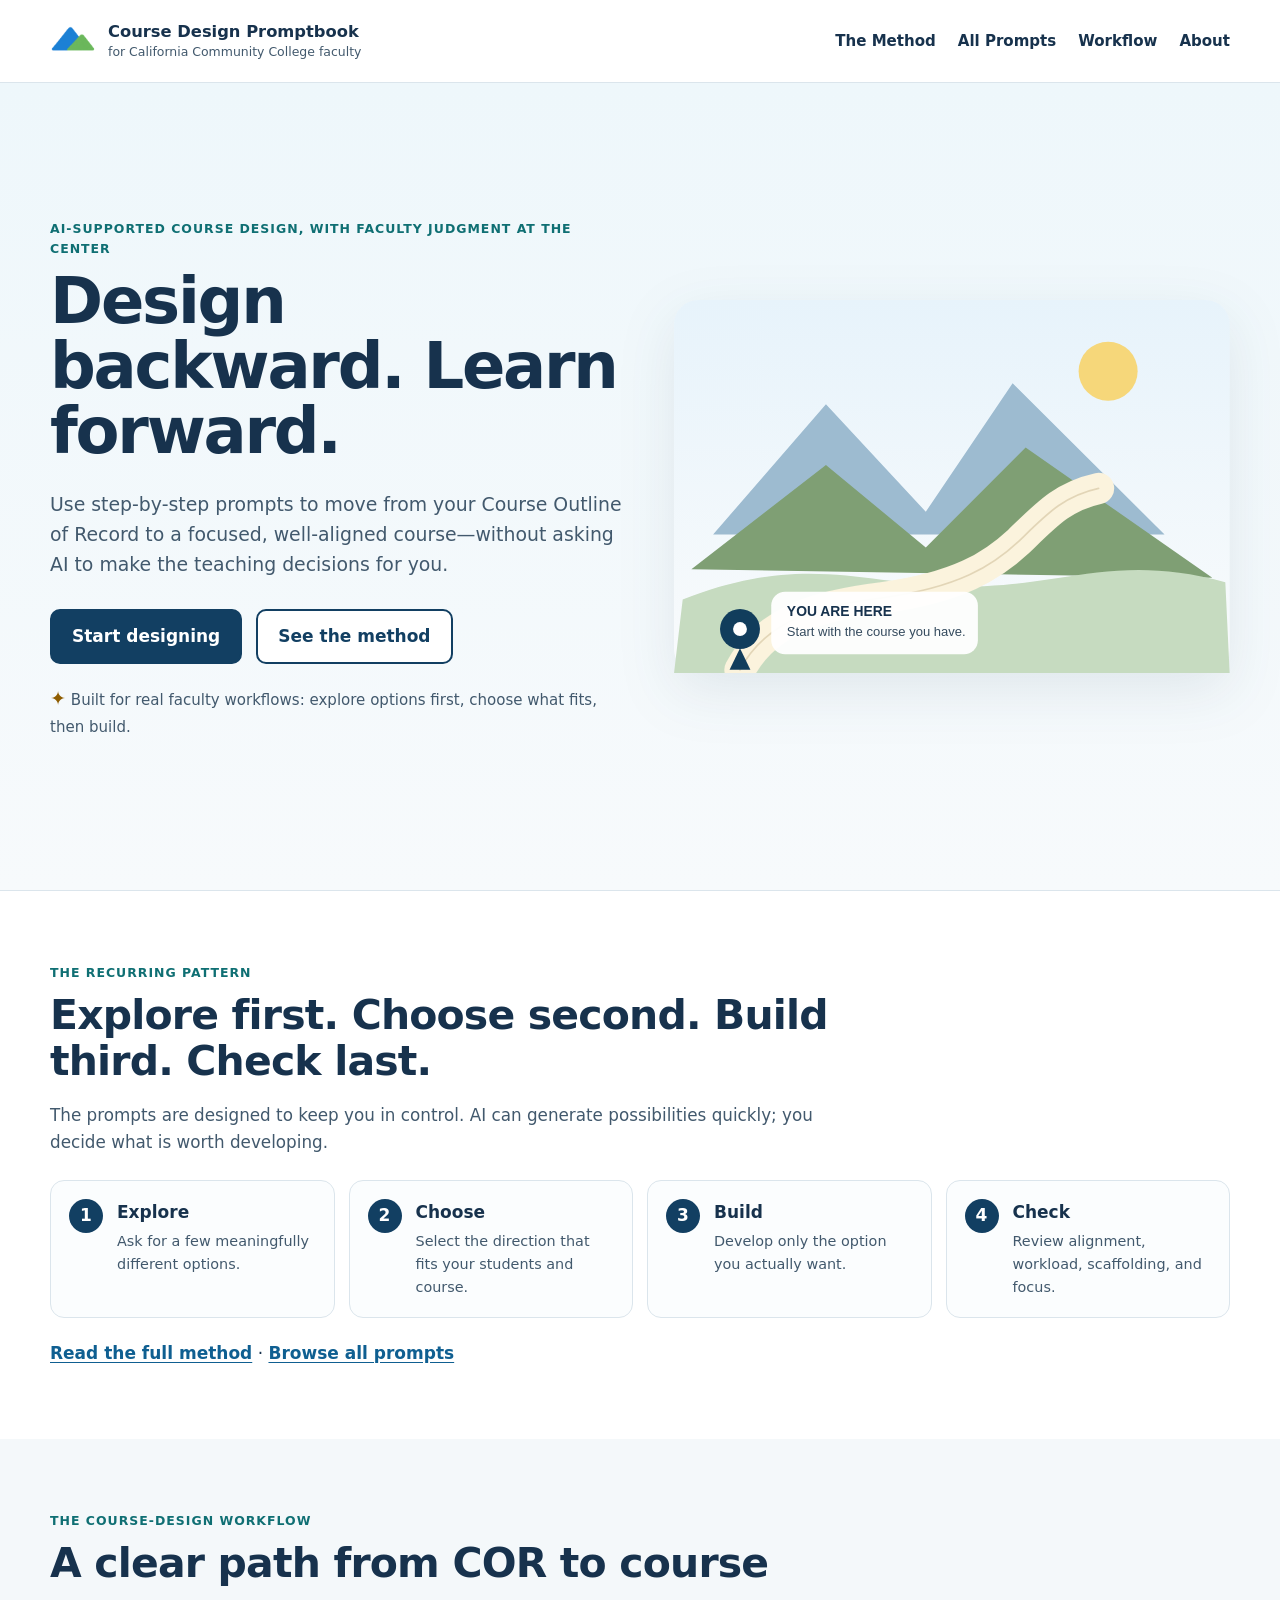
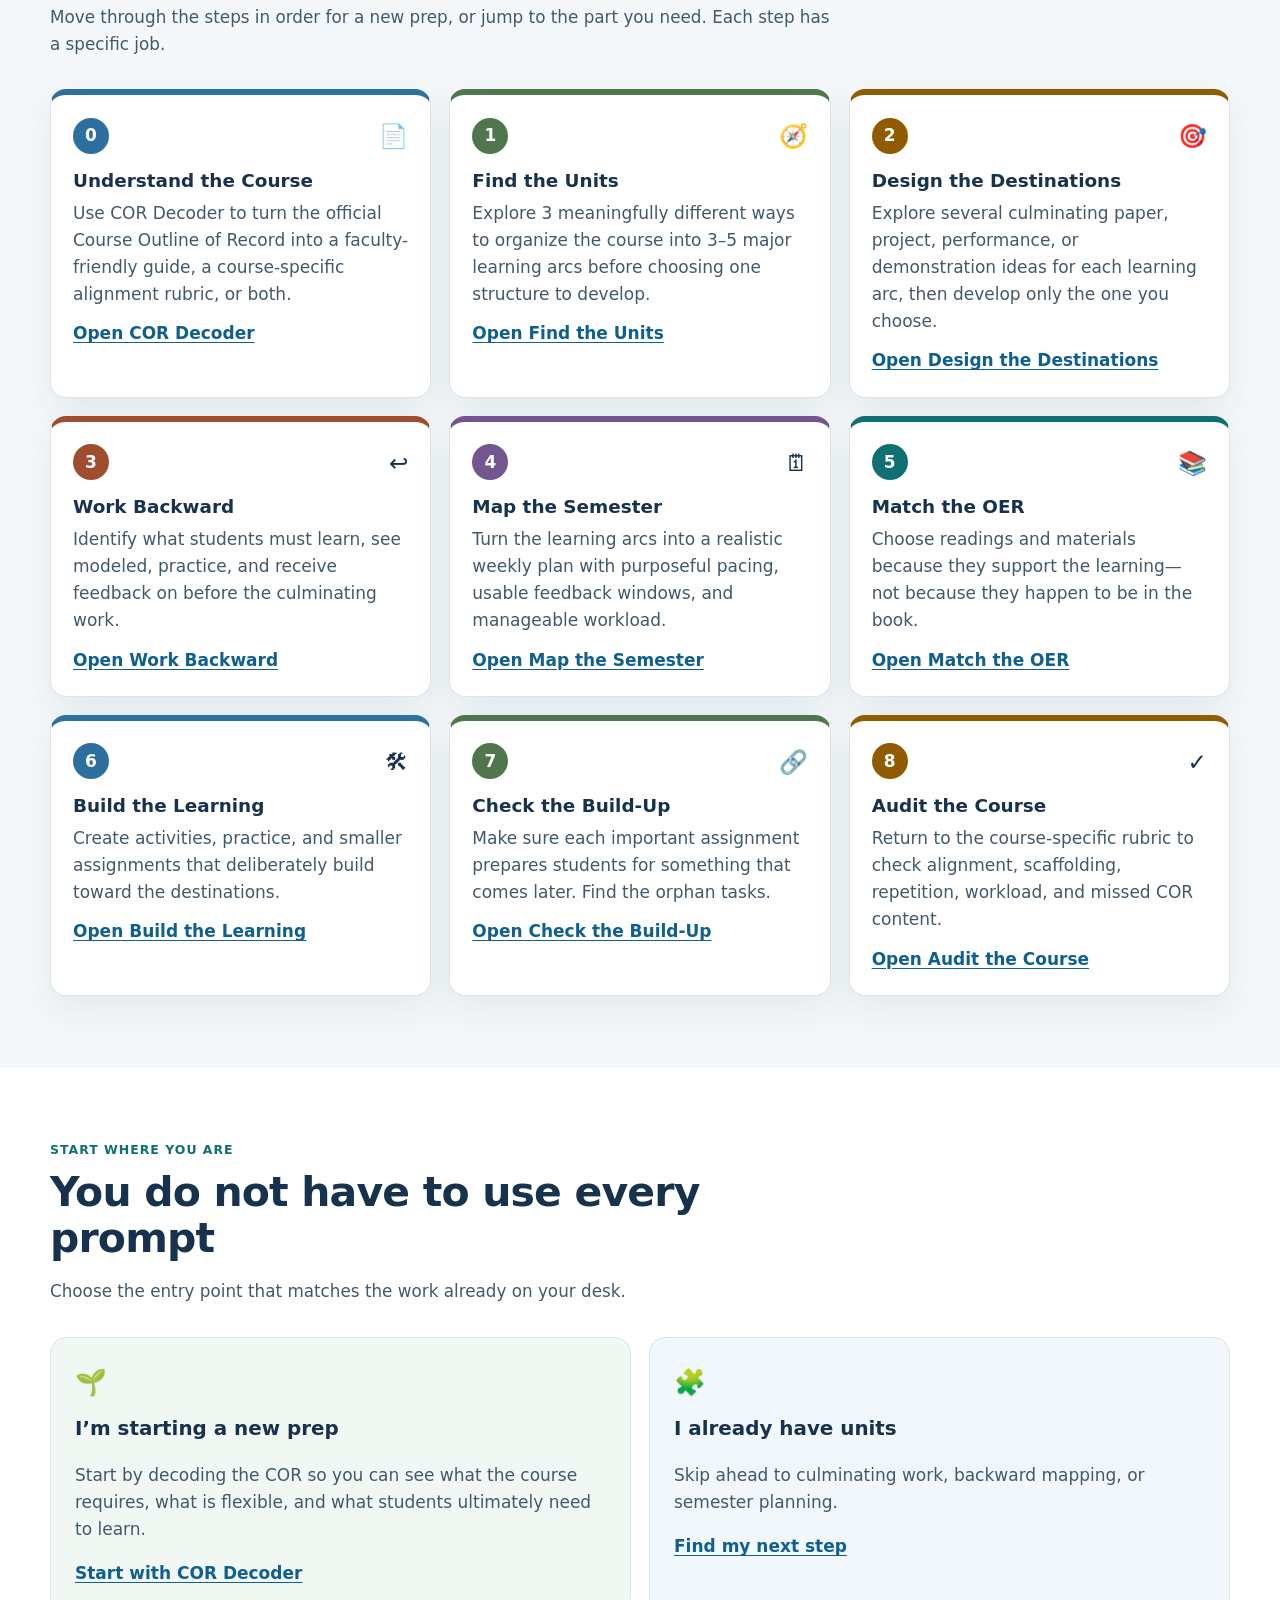
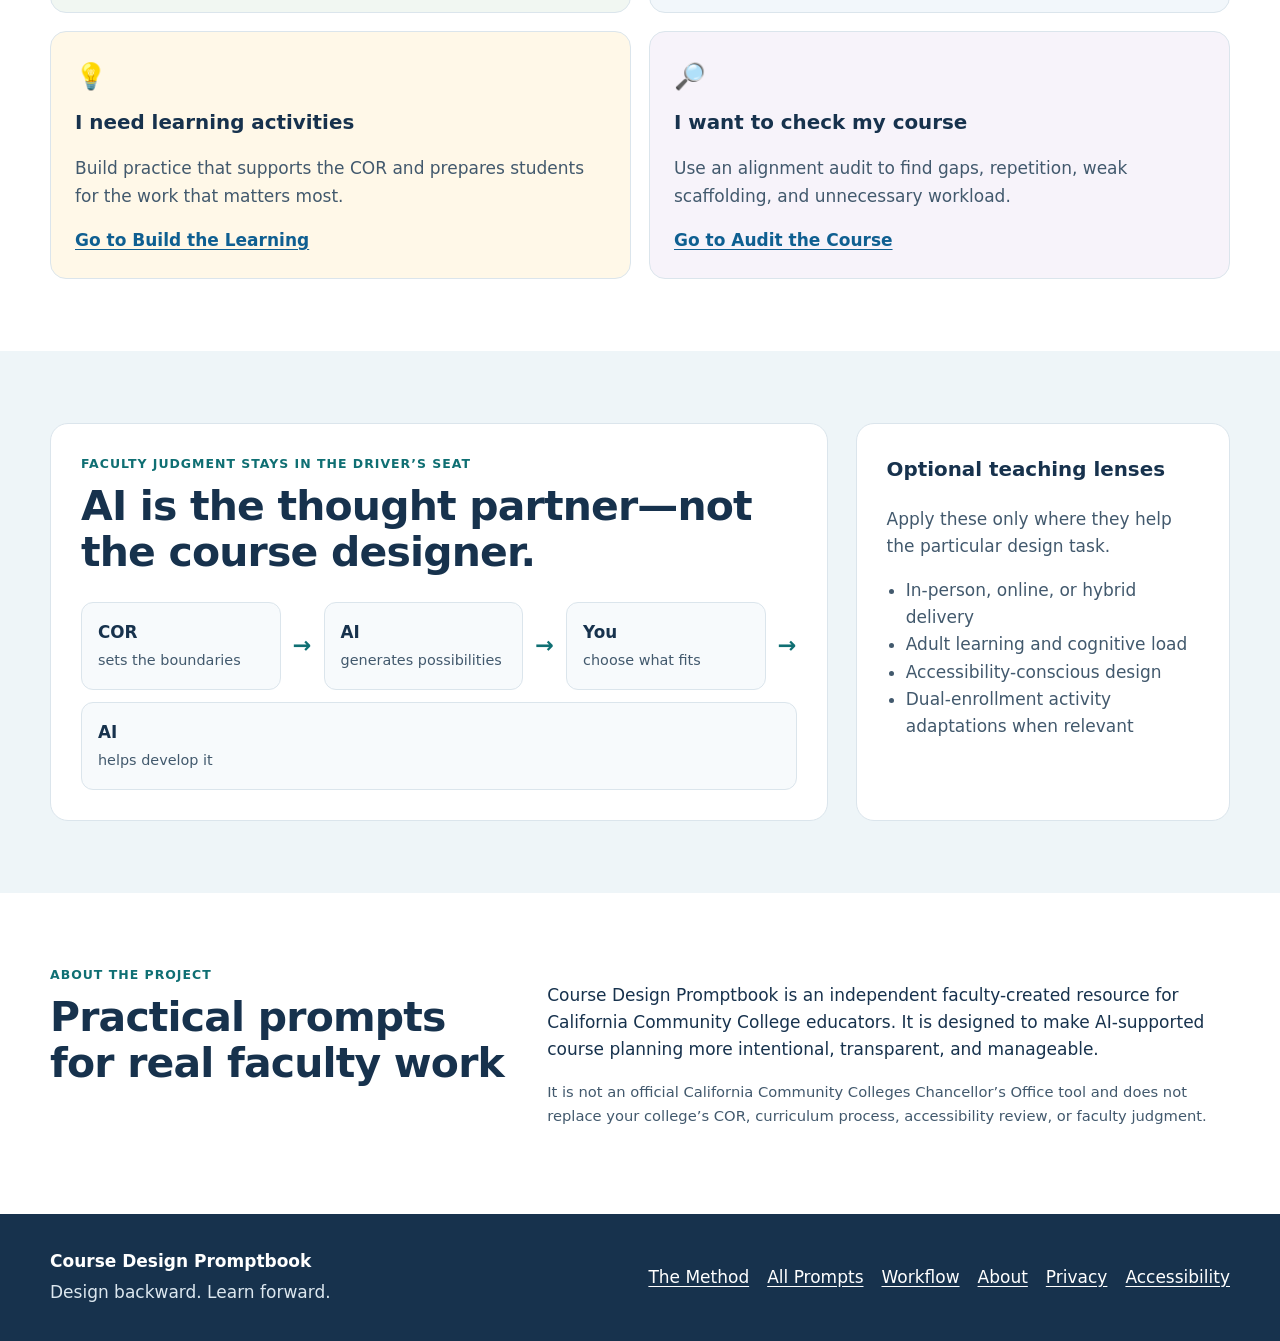
<file: index.html>
<!DOCTYPE html>

<html lang="en">
<head>
<meta charset="utf-8"/>
<meta content="width=device-width, initial-scale=1" name="viewport"/>
<meta content="A faculty-created promptbook for using AI to design California Community College courses from the Course Outline of Record." name="description"/>
<title>Course Design Promptbook</title>
<link href="favicon14.png" rel="icon" type="image/png"/>
<link href="styles.css" rel="stylesheet"/>
</head>
<body>
<a class="skip-link" href="#main-content">Skip to main content</a>
<header class="site-header">
<div class="shell header-inner">
<a aria-label="Course Design Promptbook home" class="brand" href="index.html">
<img alt="" class="brand-mark" height="46" src="favicon14.png" width="46"/>
<span class="brand-text">
<strong>Course Design Promptbook</strong>
<span>for California Community College faculty</span>
</span>
</a>
<nav aria-label="Primary navigation" class="site-nav">
<a href="method.html">The Method</a>
<a href="all-prompts.html">All Prompts</a>
<a href="#workflow">Workflow</a>
<a href="#about">About</a>
</nav>
</div>
</header>
<main id="main-content">
<section aria-labelledby="hero-title" class="hero">
<div class="shell hero-grid">
<div class="hero-copy">
<p class="eyebrow">AI-supported course design, with faculty judgment at the center</p>
<h1 id="hero-title">Design backward. Learn forward.</h1>
<p class="hero-lede">Use step-by-step prompts to move from your Course Outline of Record to a focused, well-aligned course—without asking AI to make the teaching decisions for you.</p>
<div aria-label="Homepage actions" class="hero-actions">
<a class="button button-primary" href="#start">Start designing</a>
<a class="button button-secondary" href="method.html">See the method</a>
</div>
<p class="microcopy"><span aria-hidden="true">✦</span> Built for real faculty workflows: explore options first, choose what fits, then build.</p>
</div>
<div aria-hidden="true" class="hero-visual">
<svg focusable="false" viewbox="0 0 640 430">
<defs>
<lineargradient id="sky" x1="0" x2="0" y1="0" y2="1">
<stop offset="0%" stop-color="#e7f3fb"></stop>
<stop offset="100%" stop-color="#f9fbfc"></stop>
</lineargradient>
</defs>
<rect fill="url(#sky)" height="430" rx="28" width="640"></rect>
<circle cx="500" cy="82" fill="#f6d77a" r="34"></circle>
<path d="M45 270L175 120L290 244L390 96L565 270Z" fill="#9dbbd0"></path>
<path d="M20 310L175 190L290 285L405 170L620 320Z" fill="#7f9f74"></path>
<path d="M10 345C150 290 220 328 325 330C450 332 505 290 635 325L640 430H0Z" fill="#c6dbc0"></path>
<path d="M76 426C108 365 175 351 240 343C328 331 367 306 397 278C429 247 448 226 489 217" fill="none" stroke="#fbf3dd" stroke-linecap="round" stroke-width="36"></path>
<path d="M76 426C108 365 175 351 240 343C328 331 367 306 397 278C429 247 448 226 489 217" fill="none" opacity=".65" stroke="#d6c7a4" stroke-linecap="round" stroke-width="2"></path>
<g transform="translate(48 351)">
<circle cx="28" cy="28" fill="#113d5c" r="23"></circle>
<circle cx="28" cy="28" fill="#ffffff" r="8"></circle>
<path d="M28 50L16 75H40Z" fill="#113d5c"></path>
</g>
<g transform="translate(112 336)">
<rect fill="#ffffff" height="72" opacity=".95" rx="16" width="238"></rect>
<text fill="#17324d" font-family="Arial, sans-serif" font-size="16" font-weight="700" x="18" y="28">YOU ARE HERE</text>
<text fill="#354b5e" font-family="Arial, sans-serif" font-size="15" x="18" y="51">Start with the course you have.</text>
</g>
</svg>
</div>
</div>
</section>
<section aria-labelledby="method-title" class="method-section" id="method">
<div class="shell">
<div class="section-heading compact">
<p class="eyebrow">The recurring pattern</p>
<h2 id="method-title">Explore first. Choose second. Build third. Check last.</h2>
<p>The prompts are designed to keep you in control. AI can generate possibilities quickly; you decide what is worth developing.</p>
</div>
<ol aria-label="Promptbook method" class="method-grid">
<li>
<span class="method-number">1</span>
<div><strong>Explore</strong><span>Ask for a few meaningfully different options.</span></div>
</li>
<li>
<span class="method-number">2</span>
<div><strong>Choose</strong><span>Select the direction that fits your students and course.</span></div>
</li>
<li>
<span class="method-number">3</span>
<div><strong>Build</strong><span>Develop only the option you actually want.</span></div>
</li>
<li>
<span class="method-number">4</span>
<div><strong>Check</strong><span>Review alignment, workload, scaffolding, and focus.</span></div>
</li>
</ol>
<p class="section-link-row"><a class="text-link" href="method.html">Read the full method</a> <span aria-hidden="true">·</span> <a class="text-link" href="all-prompts.html">Browse all prompts</a></p>
</div>
</section>
<section aria-labelledby="workflow-title" class="workflow-section" id="workflow">
<div class="shell">
<div class="section-heading">
<p class="eyebrow">The course-design workflow</p>
<h2 id="workflow-title">A clear path from COR to course</h2>
<p>Move through the steps in order for a new prep, or jump to the part you need. Each step has a specific job.</p>
</div>
<ol class="workflow-grid">
<li class="workflow-card step-0">
<div class="step-top"><span class="step-number">0</span><span aria-hidden="true" class="step-icon">📄</span></div>
<h3>Understand the Course</h3>
<p>Use COR Decoder to turn the official Course Outline of Record into a faculty-friendly guide, a course-specific alignment rubric, or both.</p>
<a href="cor-decoder.html">Open COR Decoder</a>
</li>
<li class="workflow-card step-1">
<div class="step-top"><span class="step-number">1</span><span aria-hidden="true" class="step-icon">🧭</span></div>
<h3>Find the Units</h3>
<p>Explore 3 meaningfully different ways to organize the course into 3–5 major learning arcs before choosing one structure to develop.</p>
<a href="find-the-units.html">Open Find the Units</a>
</li>
<li class="workflow-card step-2">
<div class="step-top"><span class="step-number">2</span><span aria-hidden="true" class="step-icon">🎯</span></div>
<h3>Design the Destinations</h3>
<p>Explore several culminating paper, project, performance, or demonstration ideas for each learning arc, then develop only the one you choose.</p>
<a href="design-the-destinations.html">Open Design the Destinations</a>
</li>
<li class="workflow-card step-3">
<div class="step-top"><span class="step-number">3</span><span aria-hidden="true" class="step-icon">↩</span></div>
<h3>Work Backward</h3>
<p>Identify what students must learn, see modeled, practice, and receive feedback on before the culminating work.</p>
<a href="work-backward.html">Open Work Backward</a>
</li>
<li class="workflow-card step-4">
<div class="step-top"><span class="step-number">4</span><span aria-hidden="true" class="step-icon">🗓</span></div>
<h3>Map the Semester</h3>
<p>Turn the learning arcs into a realistic weekly plan with purposeful pacing, usable feedback windows, and manageable workload.</p>
<a href="map-the-semester.html">Open Map the Semester</a>
</li>
<li class="workflow-card step-5">
<div class="step-top"><span class="step-number">5</span><span aria-hidden="true" class="step-icon">📚</span></div>
<h3>Match the OER</h3>
<p>Choose readings and materials because they support the learning—not because they happen to be in the book.</p>
<a href="match-the-oer.html">Open Match the OER</a>
</li>
<li class="workflow-card step-6">
<div class="step-top"><span class="step-number">6</span><span aria-hidden="true" class="step-icon">🛠</span></div>
<h3>Build the Learning</h3>
<p>Create activities, practice, and smaller assignments that deliberately build toward the destinations.</p>
<a href="build-the-learning.html">Open Build the Learning</a>
</li>
<li class="workflow-card step-7">
<div class="step-top"><span class="step-number">7</span><span aria-hidden="true" class="step-icon">🔗</span></div>
<h3>Check the Build-Up</h3>
<p>Make sure each important assignment prepares students for something that comes later. Find the orphan tasks.</p>
<a href="check-the-build-up.html">Open Check the Build-Up</a>
</li>
<li class="workflow-card step-8">
<div class="step-top"><span class="step-number">8</span><span aria-hidden="true" class="step-icon">✓</span></div>
<h3>Audit the Course</h3>
<p>Return to the course-specific rubric to check alignment, scaffolding, repetition, workload, and missed COR content.</p>
<a href="audit-the-course.html">Open Audit the Course</a>
</li>
</ol>
</div>
</section>
<section aria-labelledby="start-title" class="start-section" id="start">
<div class="shell">
<div class="section-heading">
<p class="eyebrow">Start where you are</p>
<h2 id="start-title">You do not have to use every prompt</h2>
<p>Choose the entry point that matches the work already on your desk.</p>
</div>
<div class="start-grid">
<article class="start-card">
<span aria-hidden="true" class="start-emoji">🌱</span>
<h3>I’m starting a new prep</h3>
<p>Start by decoding the COR so you can see what the course requires, what is flexible, and what students ultimately need to learn.</p>
<a class="text-link" href="cor-decoder.html">Start with COR Decoder</a>
</article>
<article class="start-card">
<span aria-hidden="true" class="start-emoji">🧩</span>
<h3>I already have units</h3>
<p>Skip ahead to culminating work, backward mapping, or semester planning.</p>
<a class="text-link" href="#workflow">Find my next step</a>
</article>
<article class="start-card">
<span aria-hidden="true" class="start-emoji">💡</span>
<h3>I need learning activities</h3>
<p>Build practice that supports the COR and prepares students for the work that matters most.</p>
<a class="text-link" href="build-the-learning.html">Go to Build the Learning</a>
</article>
<article class="start-card">
<span aria-hidden="true" class="start-emoji">🔎</span>
<h3>I want to check my course</h3>
<p>Use an alignment audit to find gaps, repetition, weak scaffolding, and unnecessary workload.</p>
<a class="text-link" href="audit-the-course.html">Go to Audit the Course</a>
</article>
</div>
</div>
</section>
<section aria-labelledby="principles-title" class="principles-section">
<div class="shell principles-grid">
<div class="principles-main">
<p class="eyebrow">Faculty judgment stays in the driver’s seat</p>
<h2 id="principles-title">AI is the thought partner—not the course designer.</h2>
<div aria-label="Faculty-centered AI design sequence" class="principle-sequence">
<div><strong>COR</strong><span>sets the boundaries</span></div>
<span aria-hidden="true" class="arrow">→</span>
<div><strong>AI</strong><span>generates possibilities</span></div>
<span aria-hidden="true" class="arrow">→</span>
<div><strong>You</strong><span>choose what fits</span></div>
<span aria-hidden="true" class="arrow">→</span>
<div><strong>AI</strong><span>helps develop it</span></div>
</div>
</div>
<aside aria-labelledby="lenses-title" class="lens-card">
<h3 id="lenses-title">Optional teaching lenses</h3>
<p>Apply these only where they help the particular design task.</p>
<ul>
<li>In-person, online, or hybrid delivery</li>
<li>Adult learning and cognitive load</li>
<li>Accessibility-conscious design</li>
<li>Dual-enrollment activity adaptations when relevant</li>
</ul>
</aside>
</div>
</section>
<section aria-labelledby="about-title" class="about-strip" id="about">
<div class="shell about-grid">
<div>
<p class="eyebrow">About the project</p>
<h2 id="about-title">Practical prompts for real faculty work</h2>
</div>
<div>
<p>Course Design Promptbook is an independent faculty-created resource for California Community College educators. It is designed to make AI-supported course planning more intentional, transparent, and manageable.</p>
<p class="small-note">It is not an official California Community Colleges Chancellor’s Office tool and does not replace your college’s COR, curriculum process, accessibility review, or faculty judgment.</p>
</div>
</div>
</section>
</main>
<footer class="site-footer">
<div class="shell footer-grid">
<div>
<strong>Course Design Promptbook</strong>
<p>Design backward. Learn forward.</p>
</div>
<nav aria-label="Footer navigation">
<a href="method.html">The Method</a>
<a href="all-prompts.html">All Prompts</a>
<a href="#workflow">Workflow</a>
<a href="#about">About</a>


<a href="privacy.html">Privacy</a><a href="accessibility.html">Accessibility</a></nav>
</div>
</footer>
</body>
</html>
</file>
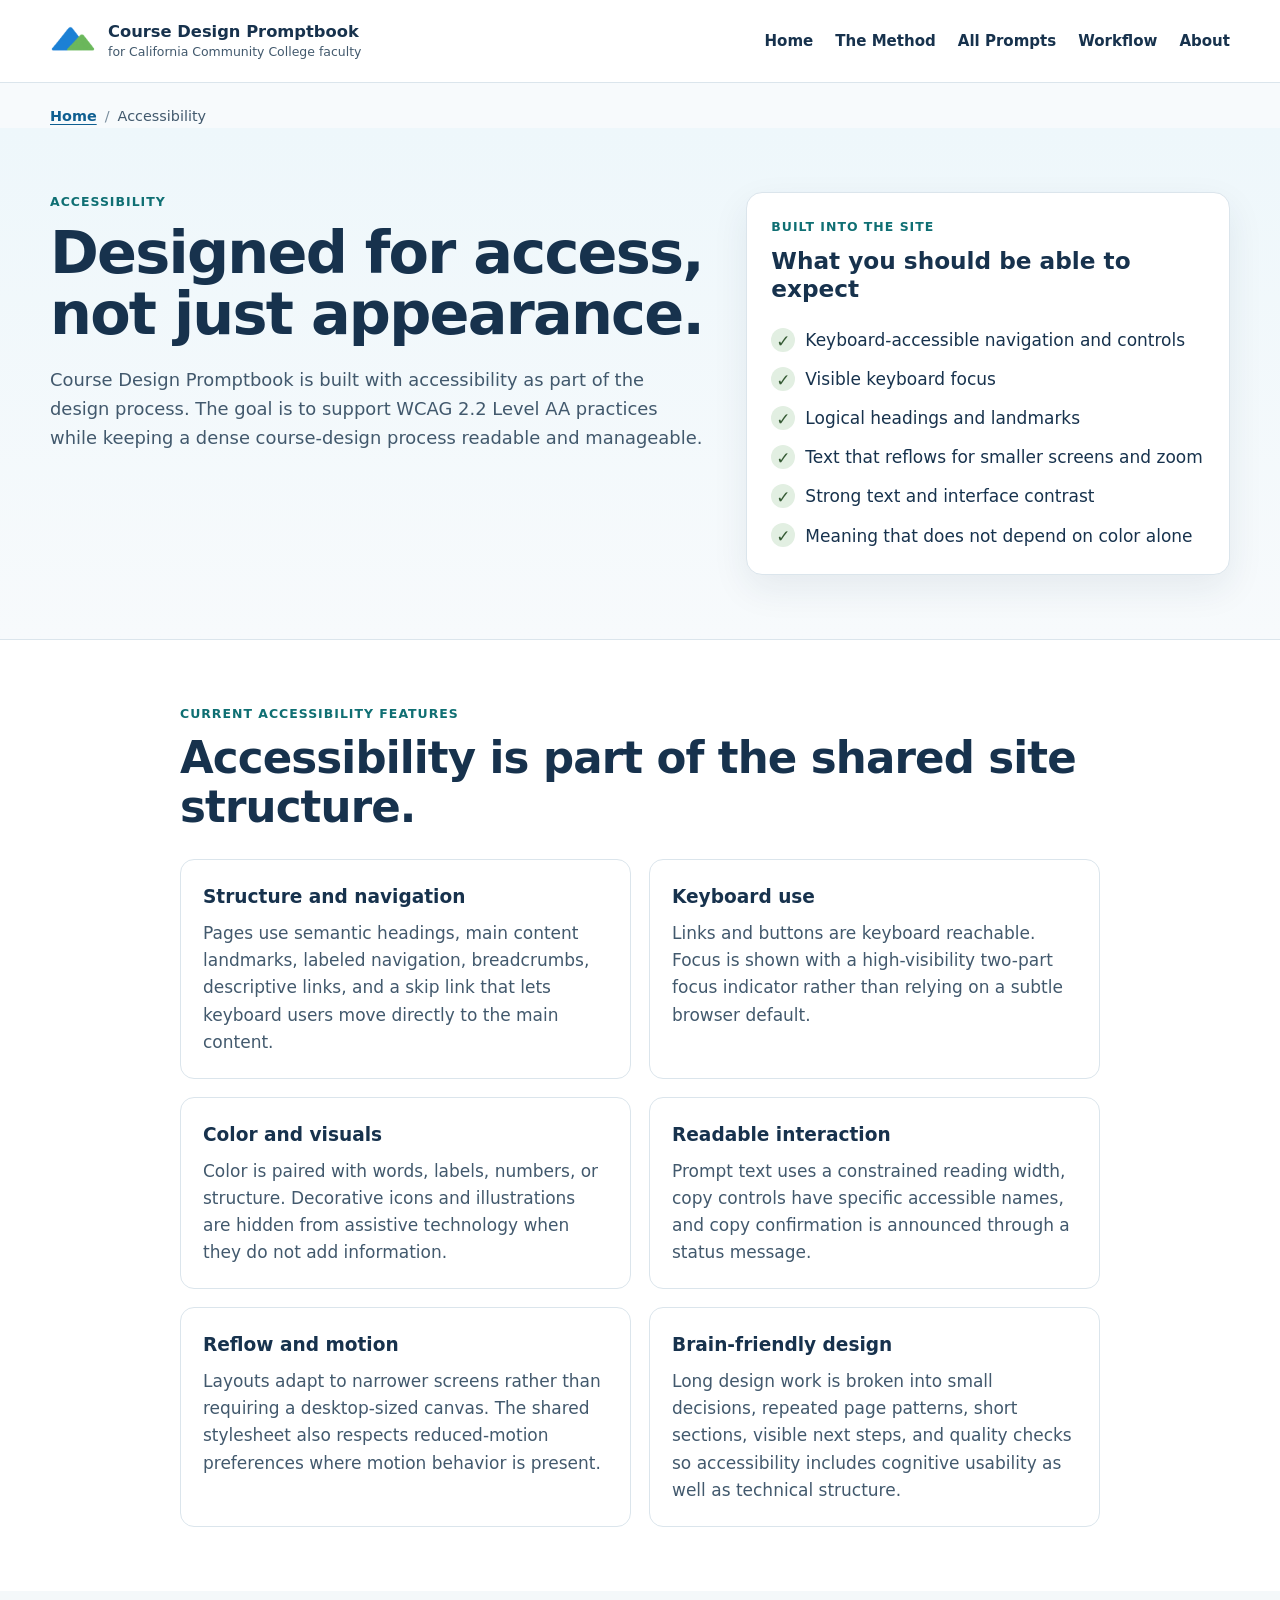
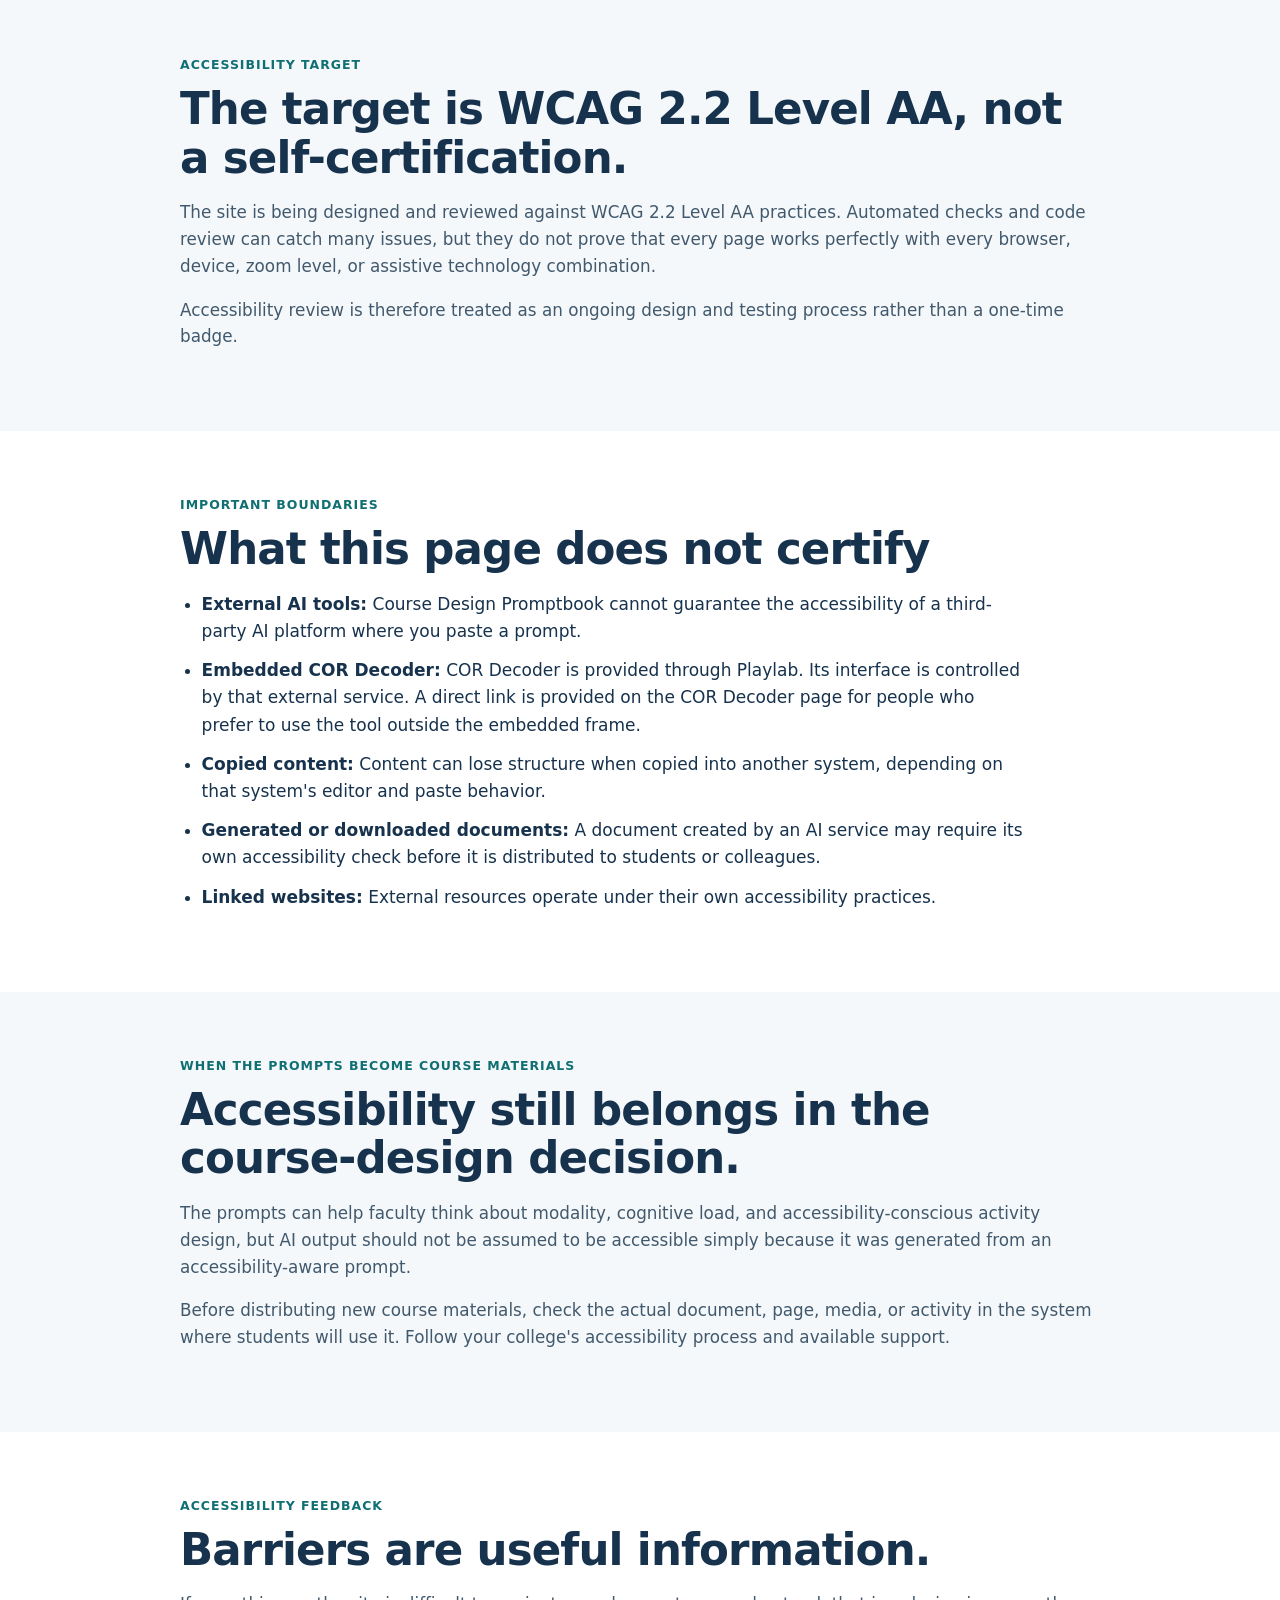
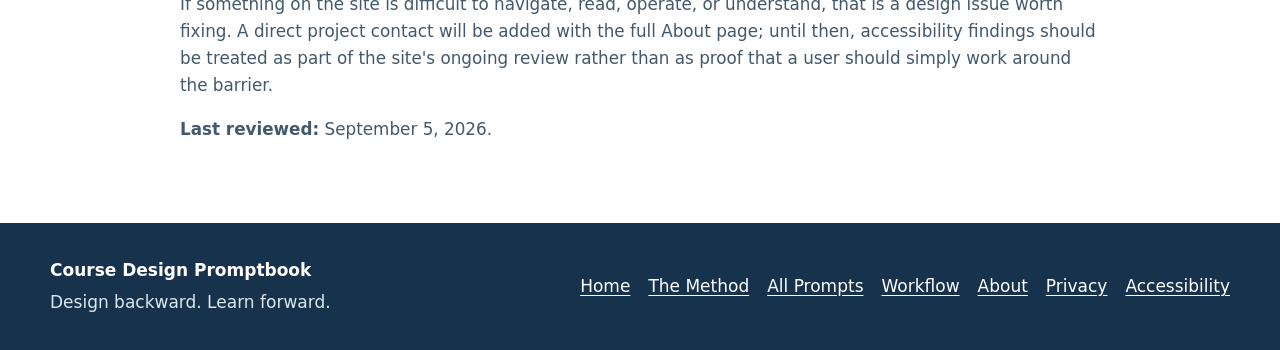
<file: accessibility.html>
<!doctype html>
<html lang="en">
<head>
  <meta charset="utf-8">
  <meta name="viewport" content="width=device-width, initial-scale=1">
  <meta name="description" content="Accessibility approach and current accessibility features for Course Design Promptbook.">
  <title>Accessibility | Course Design Promptbook</title>
  <link rel="icon" type="image/png" href="favicon14.png">
  <link rel="stylesheet" href="styles.css">
</head>
<body>
  <a class="skip-link" href="#main-content">Skip to main content</a>

  <header class="site-header">
    <div class="shell header-inner">
      <a class="brand" href="index.html" aria-label="Course Design Promptbook home">
        <img class="brand-mark" src="favicon14.png" alt="" width="46" height="46">
        <span class="brand-text">
          <strong>Course Design Promptbook</strong>
          <span>for California Community College faculty</span>
        </span>
      </a>

      <nav class="site-nav" aria-label="Primary navigation">
        <a href="index.html">Home</a>
        <a href="method.html">The Method</a>
        <a href="all-prompts.html">All Prompts</a>
        <a href="index.html#workflow">Workflow</a>
        <a href="index.html#about">About</a>
      </nav>
    </div>
  </header>

  <main id="main-content">
    <div class="shell breadcrumb-wrap">
      <nav aria-label="Breadcrumb">
        <ol class="breadcrumb">
          <li><a href="index.html">Home</a></li>
          <li aria-current="page">Accessibility</li>
        </ol>
      </nav>
    </div>

    <section class="policy-hero" aria-labelledby="page-title">
      <div class="shell policy-hero-grid">
        <div>
          <p class="eyebrow">Accessibility</p>
          <h1 id="page-title">Designed for access, not just appearance.</h1>
          <p class="policy-lede">Course Design Promptbook is built with accessibility as part of the design process. The goal is to support WCAG 2.2 Level AA practices while keeping a dense course-design process readable and manageable.</p>
        </div>
        <aside class="policy-summary" aria-labelledby="access-short-title">
          <p class="eyebrow">Built into the site</p>
          <h2 id="access-short-title">What you should be able to expect</h2>
          <ul class="check-list compact-list">
            <li>Keyboard-accessible navigation and controls</li>
            <li>Visible keyboard focus</li>
            <li>Logical headings and landmarks</li>
            <li>Text that reflows for smaller screens and zoom</li>
            <li>Strong text and interface contrast</li>
            <li>Meaning that does not depend on color alone</li>
          </ul>
        </aside>
      </div>
    </section>

    <section class="page-section" aria-labelledby="features-title">
      <div class="shell narrow-shell">
        <p class="eyebrow">Current accessibility features</p>
        <h2 id="features-title">Accessibility is part of the shared site structure.</h2>
        <div class="policy-feature-grid">
          <article>
            <h3>Structure and navigation</h3>
            <p>Pages use semantic headings, main content landmarks, labeled navigation, breadcrumbs, descriptive links, and a skip link that lets keyboard users move directly to the main content.</p>
          </article>
          <article>
            <h3>Keyboard use</h3>
            <p>Links and buttons are keyboard reachable. Focus is shown with a high-visibility two-part focus indicator rather than relying on a subtle browser default.</p>
          </article>
          <article>
            <h3>Color and visuals</h3>
            <p>Color is paired with words, labels, numbers, or structure. Decorative icons and illustrations are hidden from assistive technology when they do not add information.</p>
          </article>
          <article>
            <h3>Readable interaction</h3>
            <p>Prompt text uses a constrained reading width, copy controls have specific accessible names, and copy confirmation is announced through a status message.</p>
          </article>
          <article>
            <h3>Reflow and motion</h3>
            <p>Layouts adapt to narrower screens rather than requiring a desktop-sized canvas. The shared stylesheet also respects reduced-motion preferences where motion behavior is present.</p>
          </article>
          <article>
            <h3>Brain-friendly design</h3>
            <p>Long design work is broken into small decisions, repeated page patterns, short sections, visible next steps, and quality checks so accessibility includes cognitive usability as well as technical structure.</p>
          </article>
        </div>
      </div>
    </section>

    <section class="page-section soft-section" aria-labelledby="standard-title">
      <div class="shell narrow-shell">
        <p class="eyebrow">Accessibility target</p>
        <h2 id="standard-title">The target is WCAG 2.2 Level AA, not a self-certification.</h2>
        <p>The site is being designed and reviewed against WCAG 2.2 Level AA practices. Automated checks and code review can catch many issues, but they do not prove that every page works perfectly with every browser, device, zoom level, or assistive technology combination.</p>
        <p>Accessibility review is therefore treated as an ongoing design and testing process rather than a one-time badge.</p>
      </div>
    </section>

    <section class="page-section" aria-labelledby="limits-title">
      <div class="shell narrow-shell">
        <p class="eyebrow">Important boundaries</p>
        <h2 id="limits-title">What this page does not certify</h2>
        <ul class="plain-list">
          <li><strong>External AI tools:</strong> Course Design Promptbook cannot guarantee the accessibility of a third-party AI platform where you paste a prompt.</li>
          <li><strong>Embedded COR Decoder:</strong> COR Decoder is provided through Playlab. Its interface is controlled by that external service. A direct link is provided on the COR Decoder page for people who prefer to use the tool outside the embedded frame.</li>
          <li><strong>Copied content:</strong> Content can lose structure when copied into another system, depending on that system's editor and paste behavior.</li>
          <li><strong>Generated or downloaded documents:</strong> A document created by an AI service may require its own accessibility check before it is distributed to students or colleagues.</li>
          <li><strong>Linked websites:</strong> External resources operate under their own accessibility practices.</li>
        </ul>
      </div>
    </section>

    <section class="page-section soft-section" aria-labelledby="faculty-title">
      <div class="shell narrow-shell">
        <p class="eyebrow">When the prompts become course materials</p>
        <h2 id="faculty-title">Accessibility still belongs in the course-design decision.</h2>
        <p>The prompts can help faculty think about modality, cognitive load, and accessibility-conscious activity design, but AI output should not be assumed to be accessible simply because it was generated from an accessibility-aware prompt.</p>
        <p>Before distributing new course materials, check the actual document, page, media, or activity in the system where students will use it. Follow your college's accessibility process and available support.</p>
      </div>
    </section>

    <section class="page-section" aria-labelledby="feedback-title">
      <div class="shell narrow-shell">
        <p class="eyebrow">Accessibility feedback</p>
        <h2 id="feedback-title">Barriers are useful information.</h2>
        <p>If something on the site is difficult to navigate, read, operate, or understand, that is a design issue worth fixing. A direct project contact will be added with the full About page; until then, accessibility findings should be treated as part of the site's ongoing review rather than as proof that a user should simply work around the barrier.</p>
        <p class="small-note"><strong>Last reviewed:</strong> September 5, 2026.</p>
      </div>
    </section>
  </main>

  <footer class="site-footer">
    <div class="shell footer-grid">
      <div>
        <strong>Course Design Promptbook</strong>
        <p>Design backward. Learn forward.</p>
      </div>
      <nav aria-label="Footer navigation">
        <a href="index.html">Home</a>
        <a href="method.html">The Method</a>
        <a href="all-prompts.html">All Prompts</a>
        <a href="index.html#workflow">Workflow</a>
        <a href="index.html#about">About</a>
        <a href="privacy.html">Privacy</a>
        <a href="accessibility.html" aria-current="page">Accessibility</a>
      </nav>
    </div>
  </footer>
</body>
</html>
</file>
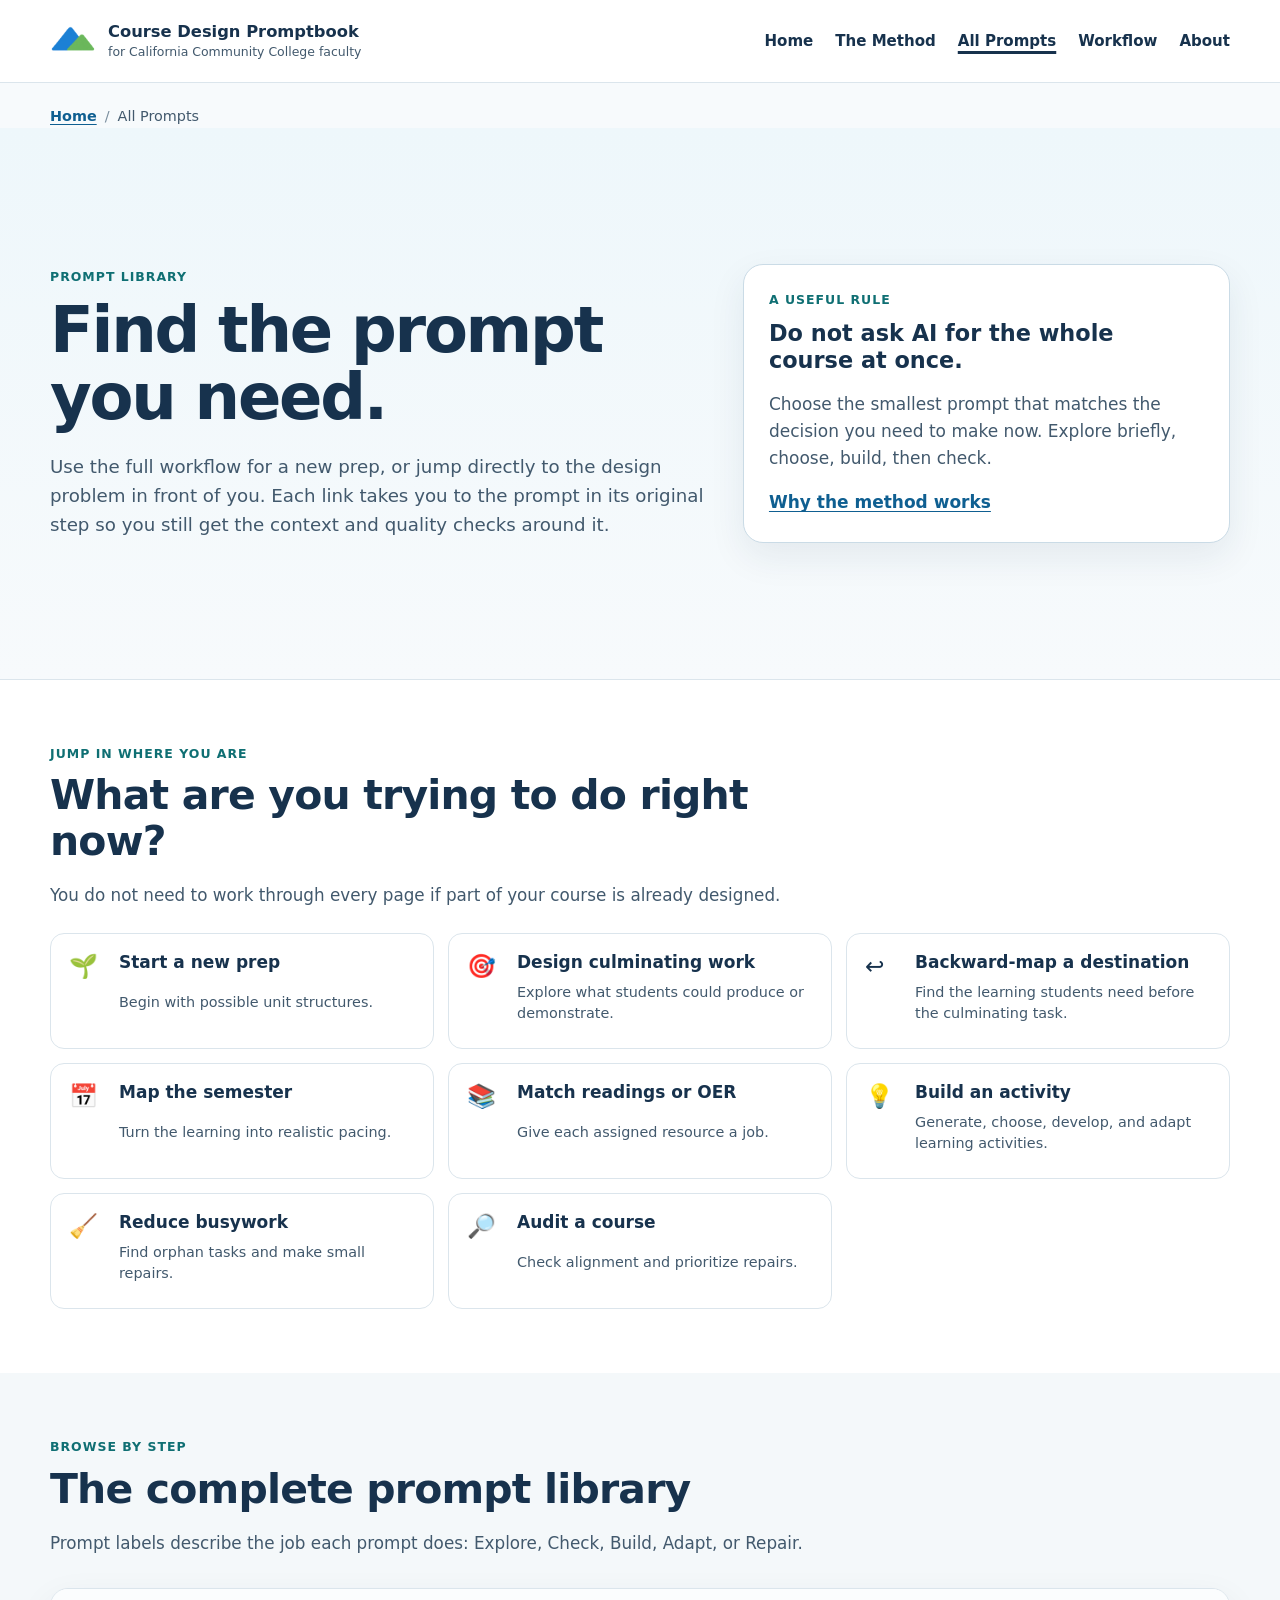
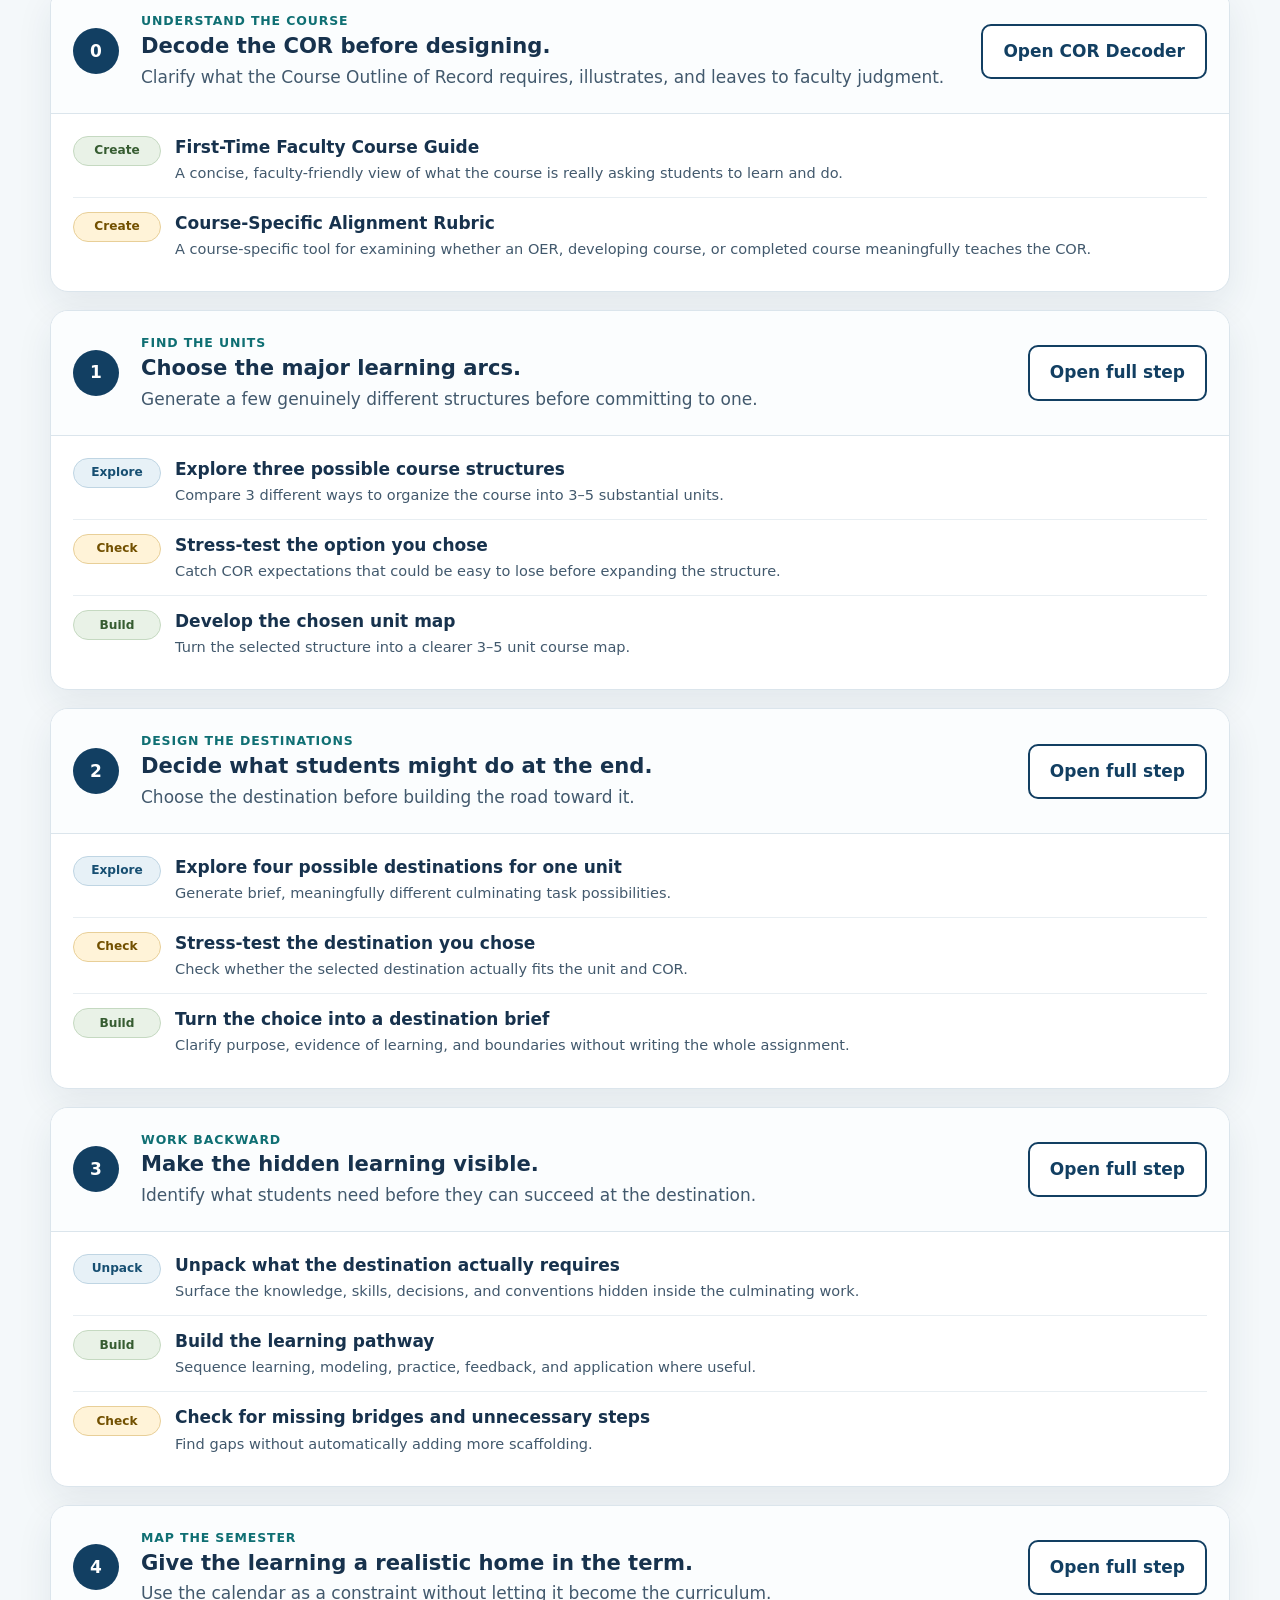
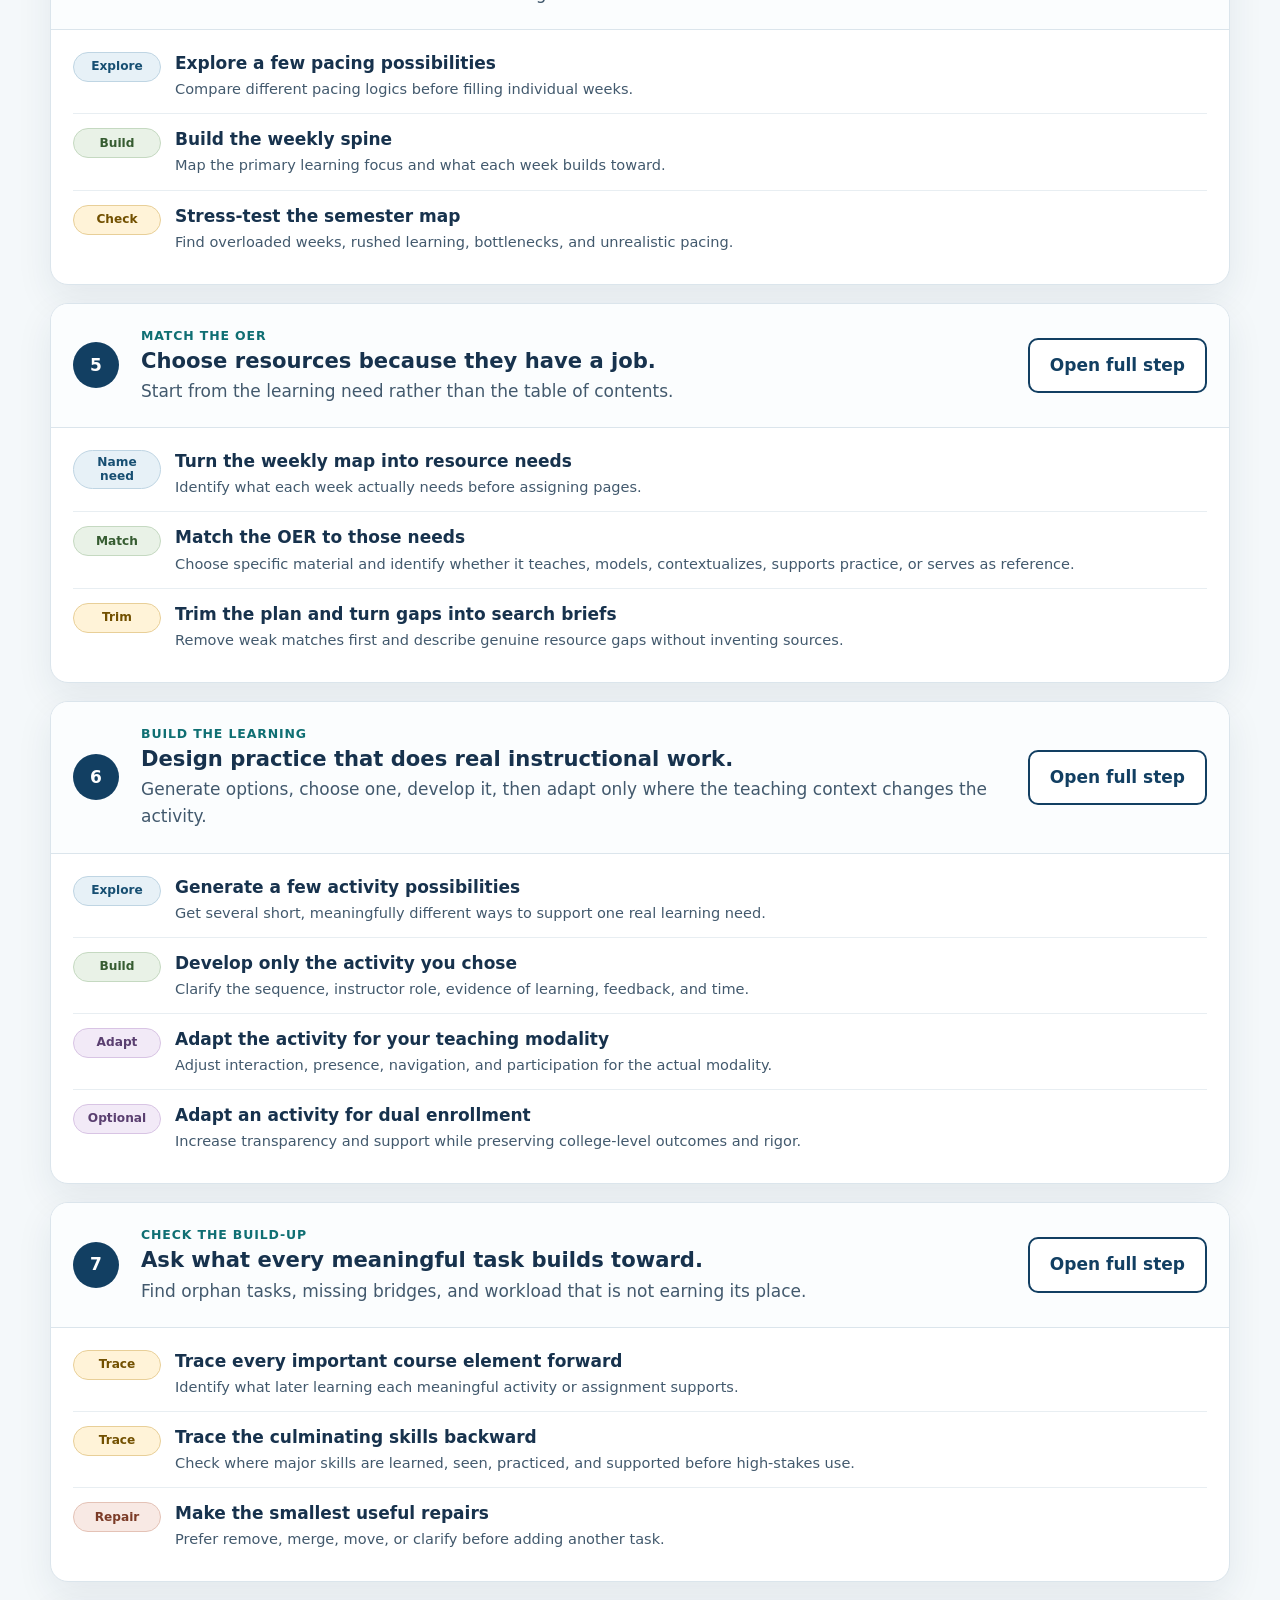
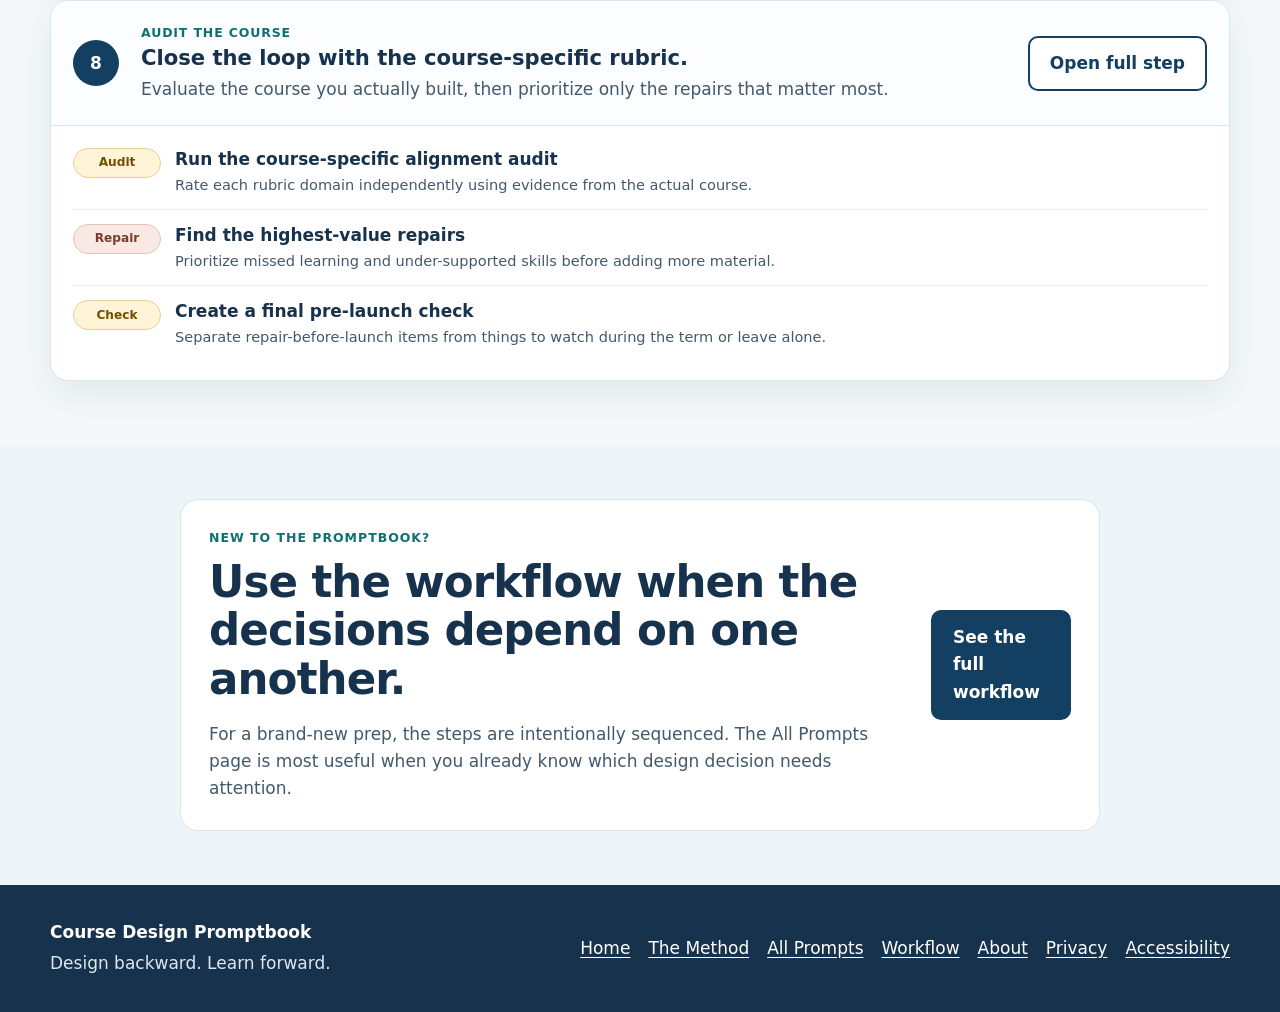
<file: all-prompts.html>
<!DOCTYPE html>

<html lang="en">
<head>
<meta charset="utf-8"/>
<meta content="width=device-width, initial-scale=1" name="viewport"/>
<meta content="Browse every Course Design Promptbook prompt by course-design task, from finding units to auditing a finished course." name="description"/>
<title>All Prompts | Course Design Promptbook</title>
<link href="favicon14.png" rel="icon" type="image/png"/>
<link href="styles.css" rel="stylesheet"/>
</head>
<body>
<a class="skip-link" href="#main-content">Skip to main content</a>
<header class="site-header">
<div class="shell header-inner">
<a aria-label="Course Design Promptbook home" class="brand" href="index.html">
<img alt="" class="brand-mark" height="46" src="favicon14.png" width="46"/>
<span class="brand-text">
<strong>Course Design Promptbook</strong>
<span>for California Community College faculty</span>
</span>
</a>
<nav aria-label="Primary navigation" class="site-nav">
<a href="index.html">Home</a>
<a href="method.html">The Method</a>
<a aria-current="page" href="all-prompts.html">All Prompts</a>
<a href="index.html#workflow">Workflow</a>
<a href="index.html#about">About</a>
</nav>
</div>
</header>
<main id="main-content">
<div class="shell breadcrumb-wrap">
<nav aria-label="Breadcrumb">
<ol class="breadcrumb">
<li><a href="index.html">Home</a></li>
<li aria-current="page">All Prompts</li>
</ol>
</nav>
</div>
<section aria-labelledby="page-title" class="prompt-library-hero">
<div class="shell prompt-library-hero-grid">
<div>
<p class="eyebrow">Prompt library</p>
<h1 id="page-title">Find the prompt you need.</h1>
<p class="prompt-library-lede">Use the full workflow for a new prep, or jump directly to the design problem in front of you. Each link takes you to the prompt in its original step so you still get the context and quality checks around it.</p>
</div>
<aside aria-labelledby="library-note-title" class="library-note">
<p class="eyebrow">A useful rule</p>
<h2 id="library-note-title">Do not ask AI for the whole course at once.</h2>
<p>Choose the smallest prompt that matches the decision you need to make now. Explore briefly, choose, build, then check.</p>
<a class="text-link" href="method.html">Why the method works</a>
</aside>
</div>
</section>
<section aria-labelledby="jump-title" class="page-section">
<div class="shell">
<div class="section-heading compact">
<p class="eyebrow">Jump in where you are</p>
<h2 id="jump-title">What are you trying to do right now?</h2>
<p>You do not need to work through every page if part of your course is already designed.</p>
</div>
<div class="task-jump-grid">
<a class="task-jump-card" href="#step-1">
<span aria-hidden="true">🌱</span>
<strong>Start a new prep</strong>
<small>Begin with possible unit structures.</small>
</a>
<a class="task-jump-card" href="#step-2">
<span aria-hidden="true">🎯</span>
<strong>Design culminating work</strong>
<small>Explore what students could produce or demonstrate.</small>
</a>
<a class="task-jump-card" href="#step-3">
<span aria-hidden="true">↩</span>
<strong>Backward-map a destination</strong>
<small>Find the learning students need before the culminating task.</small>
</a>
<a class="task-jump-card" href="#step-4">
<span aria-hidden="true">📅</span>
<strong>Map the semester</strong>
<small>Turn the learning into realistic pacing.</small>
</a>
<a class="task-jump-card" href="#step-5">
<span aria-hidden="true">📚</span>
<strong>Match readings or OER</strong>
<small>Give each assigned resource a job.</small>
</a>
<a class="task-jump-card" href="#step-6">
<span aria-hidden="true">💡</span>
<strong>Build an activity</strong>
<small>Generate, choose, develop, and adapt learning activities.</small>
</a>
<a class="task-jump-card" href="#step-7">
<span aria-hidden="true">🧹</span>
<strong>Reduce busywork</strong>
<small>Find orphan tasks and make small repairs.</small>
</a>
<a class="task-jump-card" href="#step-8">
<span aria-hidden="true">🔎</span>
<strong>Audit a course</strong>
<small>Check alignment and prioritize repairs.</small>
</a>
</div>
</div>
</section>
<section aria-labelledby="browse-title" class="page-section soft-section">
<div class="shell">
<div class="section-heading">
<p class="eyebrow">Browse by step</p>
<h2 id="browse-title">The complete prompt library</h2>
<p>Prompt labels describe the job each prompt does: Explore, Check, Build, Adapt, or Repair.</p>
</div>
<div class="prompt-library-list">
<article class="library-step" id="step-0">
<div class="library-step-heading">
<span class="library-step-number">0</span>
<div>
<p class="library-kicker">Understand the Course</p>
<h3>Decode the COR before designing.</h3>
<p>Clarify what the Course Outline of Record requires, illustrates, and leaves to faculty judgment.</p>
</div>
<a class="button button-secondary library-step-button" href="cor-decoder.html">Open COR Decoder</a>
</div>
<ul class="library-prompt-list">
<li><span class="prompt-type type-build">Create</span><a href="cor-decoder.html"><strong>First-Time Faculty Course Guide</strong><small>A concise, faculty-friendly view of what the course is really asking students to learn and do.</small></a></li>
<li><span class="prompt-type type-check">Create</span><a href="cor-decoder.html"><strong>Course-Specific Alignment Rubric</strong><small>A course-specific tool for examining whether an OER, developing course, or completed course meaningfully teaches the COR.</small></a></li>
</ul>
</article>
<article class="library-step" id="step-1">
<div class="library-step-heading">
<span class="library-step-number">1</span>
<div>
<p class="library-kicker">Find the Units</p>
<h3>Choose the major learning arcs.</h3>
<p>Generate a few genuinely different structures before committing to one.</p>
</div>
<a class="button button-secondary library-step-button" href="find-the-units.html">Open full step</a>
</div>
<ul class="library-prompt-list">
<li><span class="prompt-type type-explore">Explore</span><a href="find-the-units.html#prompt-one-title"><strong>Explore three possible course structures</strong><small>Compare 3 different ways to organize the course into 3–5 substantial units.</small></a></li>
<li><span class="prompt-type type-check">Check</span><a href="find-the-units.html#prompt-two-title"><strong>Stress-test the option you chose</strong><small>Catch COR expectations that could be easy to lose before expanding the structure.</small></a></li>
<li><span class="prompt-type type-build">Build</span><a href="find-the-units.html#prompt-three-title"><strong>Develop the chosen unit map</strong><small>Turn the selected structure into a clearer 3–5 unit course map.</small></a></li>
</ul>
</article>
<article class="library-step" id="step-2">
<div class="library-step-heading">
<span class="library-step-number">2</span>
<div>
<p class="library-kicker">Design the Destinations</p>
<h3>Decide what students might do at the end.</h3>
<p>Choose the destination before building the road toward it.</p>
</div>
<a class="button button-secondary library-step-button" href="design-the-destinations.html">Open full step</a>
</div>
<ul class="library-prompt-list">
<li><span class="prompt-type type-explore">Explore</span><a href="design-the-destinations.html#prompt-one-title"><strong>Explore four possible destinations for one unit</strong><small>Generate brief, meaningfully different culminating task possibilities.</small></a></li>
<li><span class="prompt-type type-check">Check</span><a href="design-the-destinations.html#prompt-two-title"><strong>Stress-test the destination you chose</strong><small>Check whether the selected destination actually fits the unit and COR.</small></a></li>
<li><span class="prompt-type type-build">Build</span><a href="design-the-destinations.html#prompt-three-title"><strong>Turn the choice into a destination brief</strong><small>Clarify purpose, evidence of learning, and boundaries without writing the whole assignment.</small></a></li>
</ul>
</article>
<article class="library-step" id="step-3">
<div class="library-step-heading">
<span class="library-step-number">3</span>
<div>
<p class="library-kicker">Work Backward</p>
<h3>Make the hidden learning visible.</h3>
<p>Identify what students need before they can succeed at the destination.</p>
</div>
<a class="button button-secondary library-step-button" href="work-backward.html">Open full step</a>
</div>
<ul class="library-prompt-list">
<li><span class="prompt-type type-explore">Unpack</span><a href="work-backward.html#prompt-one-title"><strong>Unpack what the destination actually requires</strong><small>Surface the knowledge, skills, decisions, and conventions hidden inside the culminating work.</small></a></li>
<li><span class="prompt-type type-build">Build</span><a href="work-backward.html#prompt-two-title"><strong>Build the learning pathway</strong><small>Sequence learning, modeling, practice, feedback, and application where useful.</small></a></li>
<li><span class="prompt-type type-check">Check</span><a href="work-backward.html#prompt-three-title"><strong>Check for missing bridges and unnecessary steps</strong><small>Find gaps without automatically adding more scaffolding.</small></a></li>
</ul>
</article>
<article class="library-step" id="step-4">
<div class="library-step-heading">
<span class="library-step-number">4</span>
<div>
<p class="library-kicker">Map the Semester</p>
<h3>Give the learning a realistic home in the term.</h3>
<p>Use the calendar as a constraint without letting it become the curriculum.</p>
</div>
<a class="button button-secondary library-step-button" href="map-the-semester.html">Open full step</a>
</div>
<ul class="library-prompt-list">
<li><span class="prompt-type type-explore">Explore</span><a href="map-the-semester.html#prompt-one-title"><strong>Explore a few pacing possibilities</strong><small>Compare different pacing logics before filling individual weeks.</small></a></li>
<li><span class="prompt-type type-build">Build</span><a href="map-the-semester.html#prompt-two-title"><strong>Build the weekly spine</strong><small>Map the primary learning focus and what each week builds toward.</small></a></li>
<li><span class="prompt-type type-check">Check</span><a href="map-the-semester.html#prompt-three-title"><strong>Stress-test the semester map</strong><small>Find overloaded weeks, rushed learning, bottlenecks, and unrealistic pacing.</small></a></li>
</ul>
</article>
<article class="library-step" id="step-5">
<div class="library-step-heading">
<span class="library-step-number">5</span>
<div>
<p class="library-kicker">Match the OER</p>
<h3>Choose resources because they have a job.</h3>
<p>Start from the learning need rather than the table of contents.</p>
</div>
<a class="button button-secondary library-step-button" href="match-the-oer.html">Open full step</a>
</div>
<ul class="library-prompt-list">
<li><span class="prompt-type type-explore">Name need</span><a href="match-the-oer.html#prompt-one-title"><strong>Turn the weekly map into resource needs</strong><small>Identify what each week actually needs before assigning pages.</small></a></li>
<li><span class="prompt-type type-build">Match</span><a href="match-the-oer.html#prompt-two-title"><strong>Match the OER to those needs</strong><small>Choose specific material and identify whether it teaches, models, contextualizes, supports practice, or serves as reference.</small></a></li>
<li><span class="prompt-type type-check">Trim</span><a href="match-the-oer.html#prompt-three-title"><strong>Trim the plan and turn gaps into search briefs</strong><small>Remove weak matches first and describe genuine resource gaps without inventing sources.</small></a></li>
</ul>
</article>
<article class="library-step" id="step-6">
<div class="library-step-heading">
<span class="library-step-number">6</span>
<div>
<p class="library-kicker">Build the Learning</p>
<h3>Design practice that does real instructional work.</h3>
<p>Generate options, choose one, develop it, then adapt only where the teaching context changes the activity.</p>
</div>
<a class="button button-secondary library-step-button" href="build-the-learning.html">Open full step</a>
</div>
<ul class="library-prompt-list">
<li><span class="prompt-type type-explore">Explore</span><a href="build-the-learning.html#prompt-one-title"><strong>Generate a few activity possibilities</strong><small>Get several short, meaningfully different ways to support one real learning need.</small></a></li>
<li><span class="prompt-type type-build">Build</span><a href="build-the-learning.html#prompt-two-title"><strong>Develop only the activity you chose</strong><small>Clarify the sequence, instructor role, evidence of learning, feedback, and time.</small></a></li>
<li><span class="prompt-type type-adapt">Adapt</span><a href="build-the-learning.html#prompt-three-title"><strong>Adapt the activity for your teaching modality</strong><small>Adjust interaction, presence, navigation, and participation for the actual modality.</small></a></li>
<li><span class="prompt-type type-adapt">Optional</span><a href="build-the-learning.html#prompt-four-title"><strong>Adapt an activity for dual enrollment</strong><small>Increase transparency and support while preserving college-level outcomes and rigor.</small></a></li>
</ul>
</article>
<article class="library-step" id="step-7">
<div class="library-step-heading">
<span class="library-step-number">7</span>
<div>
<p class="library-kicker">Check the Build-Up</p>
<h3>Ask what every meaningful task builds toward.</h3>
<p>Find orphan tasks, missing bridges, and workload that is not earning its place.</p>
</div>
<a class="button button-secondary library-step-button" href="check-the-build-up.html">Open full step</a>
</div>
<ul class="library-prompt-list">
<li><span class="prompt-type type-check">Trace</span><a href="check-the-build-up.html#prompt-one-title"><strong>Trace every important course element forward</strong><small>Identify what later learning each meaningful activity or assignment supports.</small></a></li>
<li><span class="prompt-type type-check">Trace</span><a href="check-the-build-up.html#prompt-two-title"><strong>Trace the culminating skills backward</strong><small>Check where major skills are learned, seen, practiced, and supported before high-stakes use.</small></a></li>
<li><span class="prompt-type type-repair">Repair</span><a href="check-the-build-up.html#prompt-three-title"><strong>Make the smallest useful repairs</strong><small>Prefer remove, merge, move, or clarify before adding another task.</small></a></li>
</ul>
</article>
<article class="library-step" id="step-8">
<div class="library-step-heading">
<span class="library-step-number">8</span>
<div>
<p class="library-kicker">Audit the Course</p>
<h3>Close the loop with the course-specific rubric.</h3>
<p>Evaluate the course you actually built, then prioritize only the repairs that matter most.</p>
</div>
<a class="button button-secondary library-step-button" href="audit-the-course.html">Open full step</a>
</div>
<ul class="library-prompt-list">
<li><span class="prompt-type type-check">Audit</span><a href="audit-the-course.html#prompt-one-title"><strong>Run the course-specific alignment audit</strong><small>Rate each rubric domain independently using evidence from the actual course.</small></a></li>
<li><span class="prompt-type type-repair">Repair</span><a href="audit-the-course.html#prompt-two-title"><strong>Find the highest-value repairs</strong><small>Prioritize missed learning and under-supported skills before adding more material.</small></a></li>
<li><span class="prompt-type type-check">Check</span><a href="audit-the-course.html#prompt-three-title"><strong>Create a final pre-launch check</strong><small>Separate repair-before-launch items from things to watch during the term or leave alone.</small></a></li>
</ul>
</article>
</div>
</div>
</section>
<section aria-labelledby="next-title" class="next-step-section">
<div class="shell narrow-shell next-step-card">
<div>
<p class="eyebrow">New to the Promptbook?</p>
<h2 id="next-title">Use the workflow when the decisions depend on one another.</h2>
<p>For a brand-new prep, the steps are intentionally sequenced. The All Prompts page is most useful when you already know which design decision needs attention.</p>
</div>
<a class="button button-primary" href="index.html#workflow">See the full workflow</a>
</div>
</section>
</main>
<footer class="site-footer">
<div class="shell footer-grid">
<div>
<strong>Course Design Promptbook</strong>
<p>Design backward. Learn forward.</p>
</div>
<nav aria-label="Footer navigation">
<a href="index.html">Home</a>
<a href="method.html">The Method</a>
<a aria-current="page" href="all-prompts.html">All Prompts</a>
<a href="index.html#workflow">Workflow</a>
<a href="index.html#about">About</a>
<a href="privacy.html">Privacy</a><a href="accessibility.html">Accessibility</a></nav>
</div>
</footer>
</body>
</html>
</file>
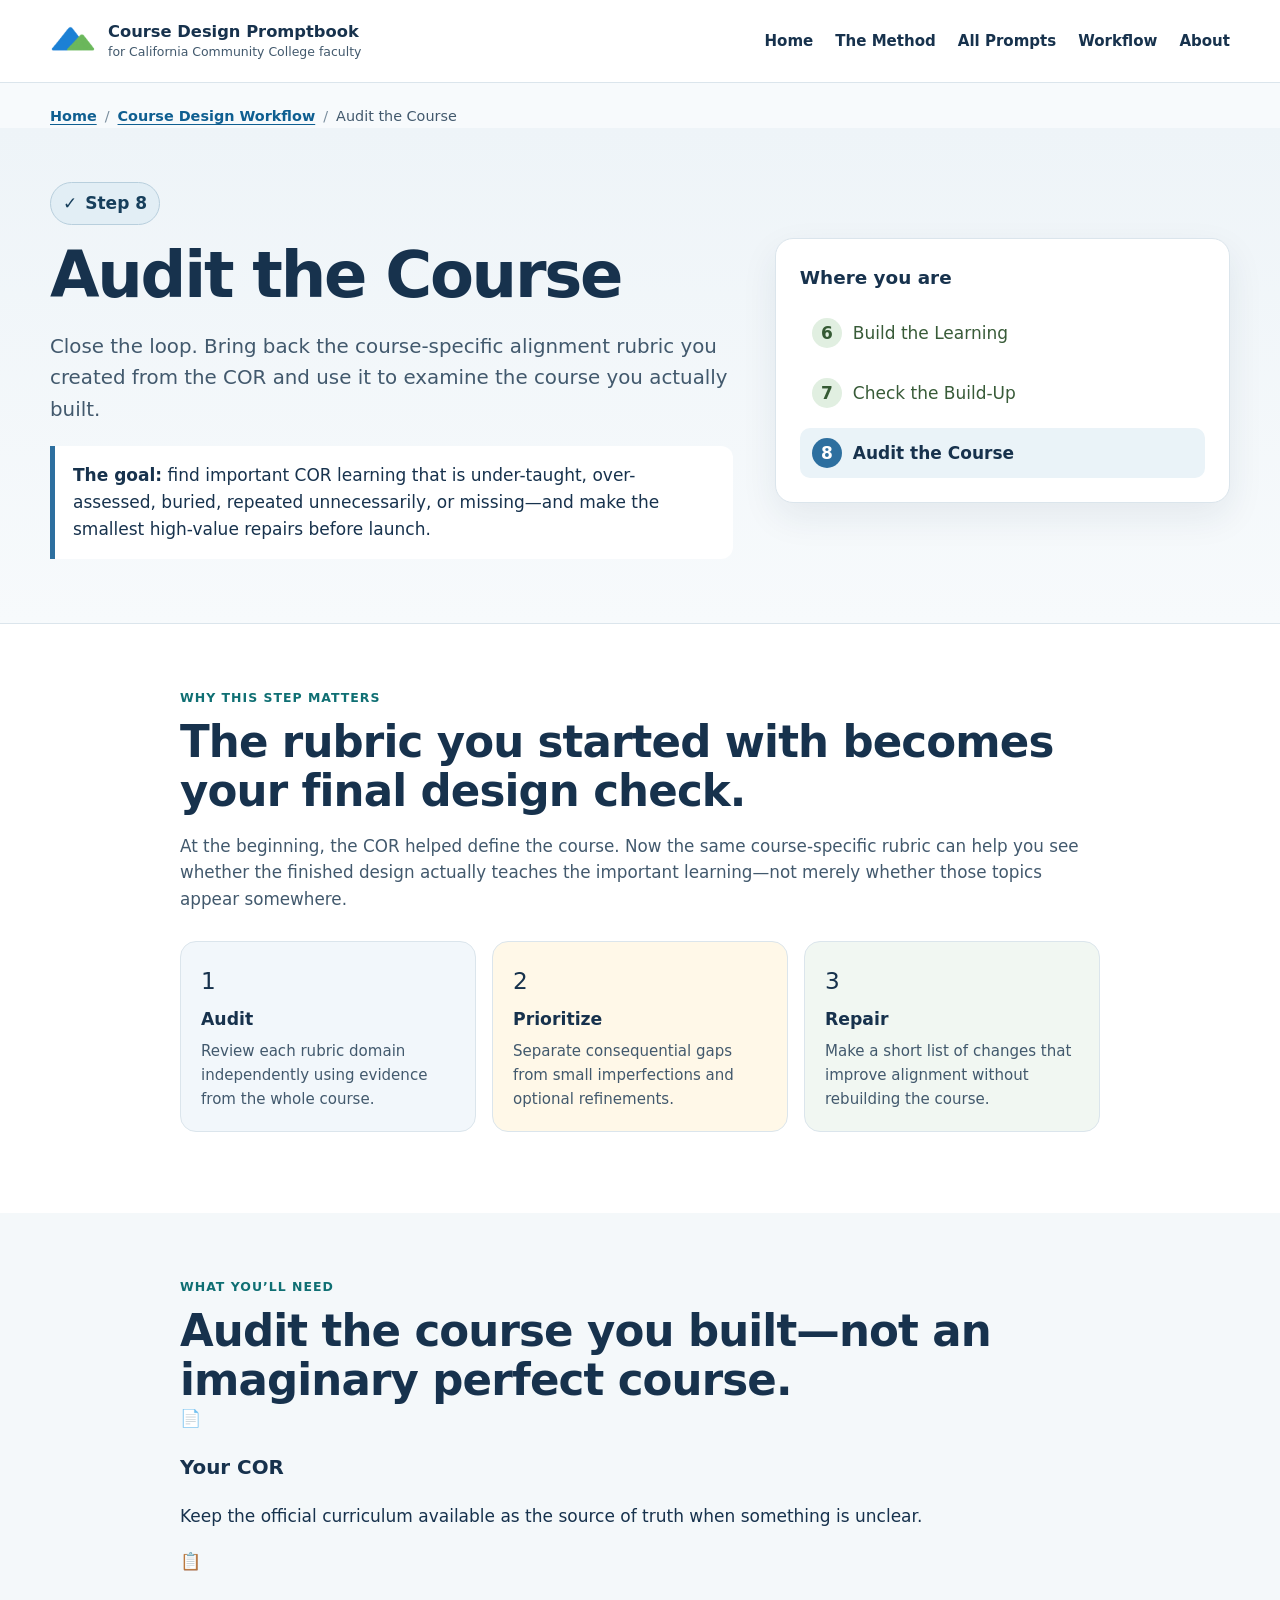
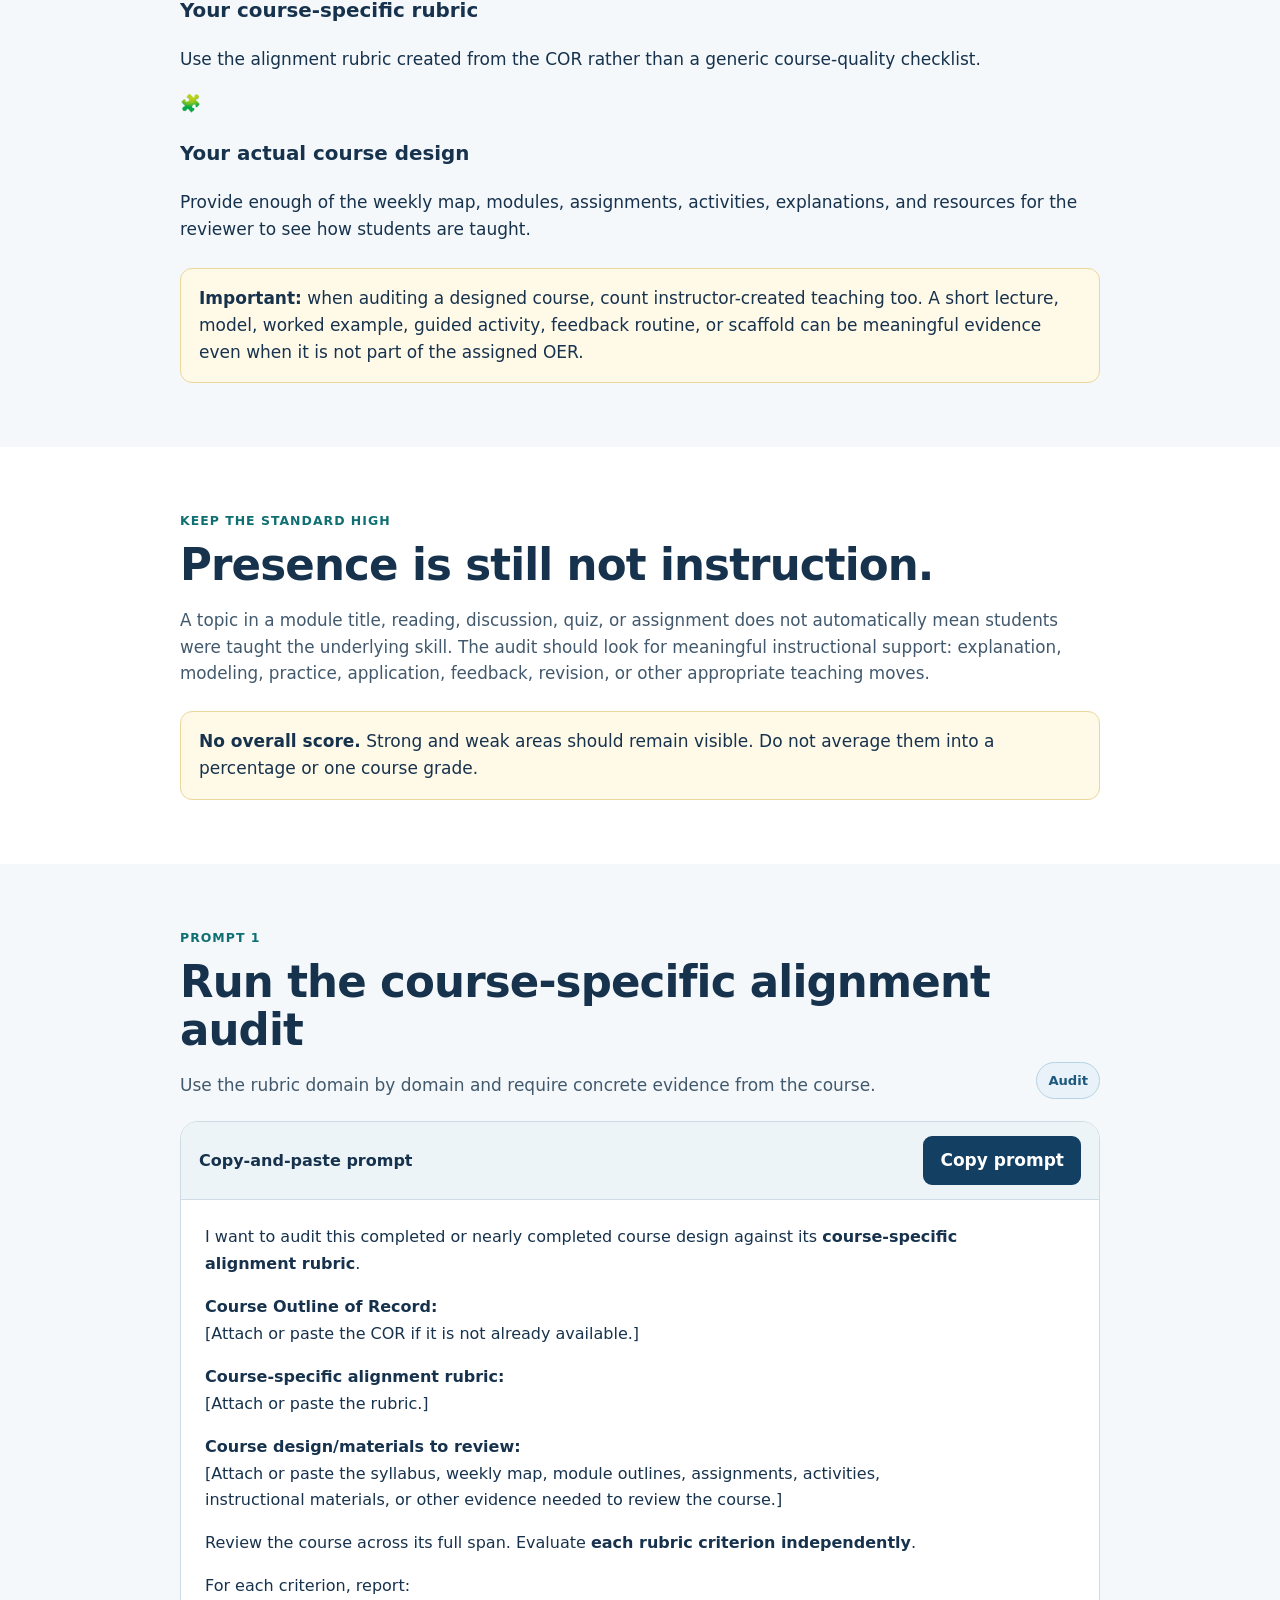
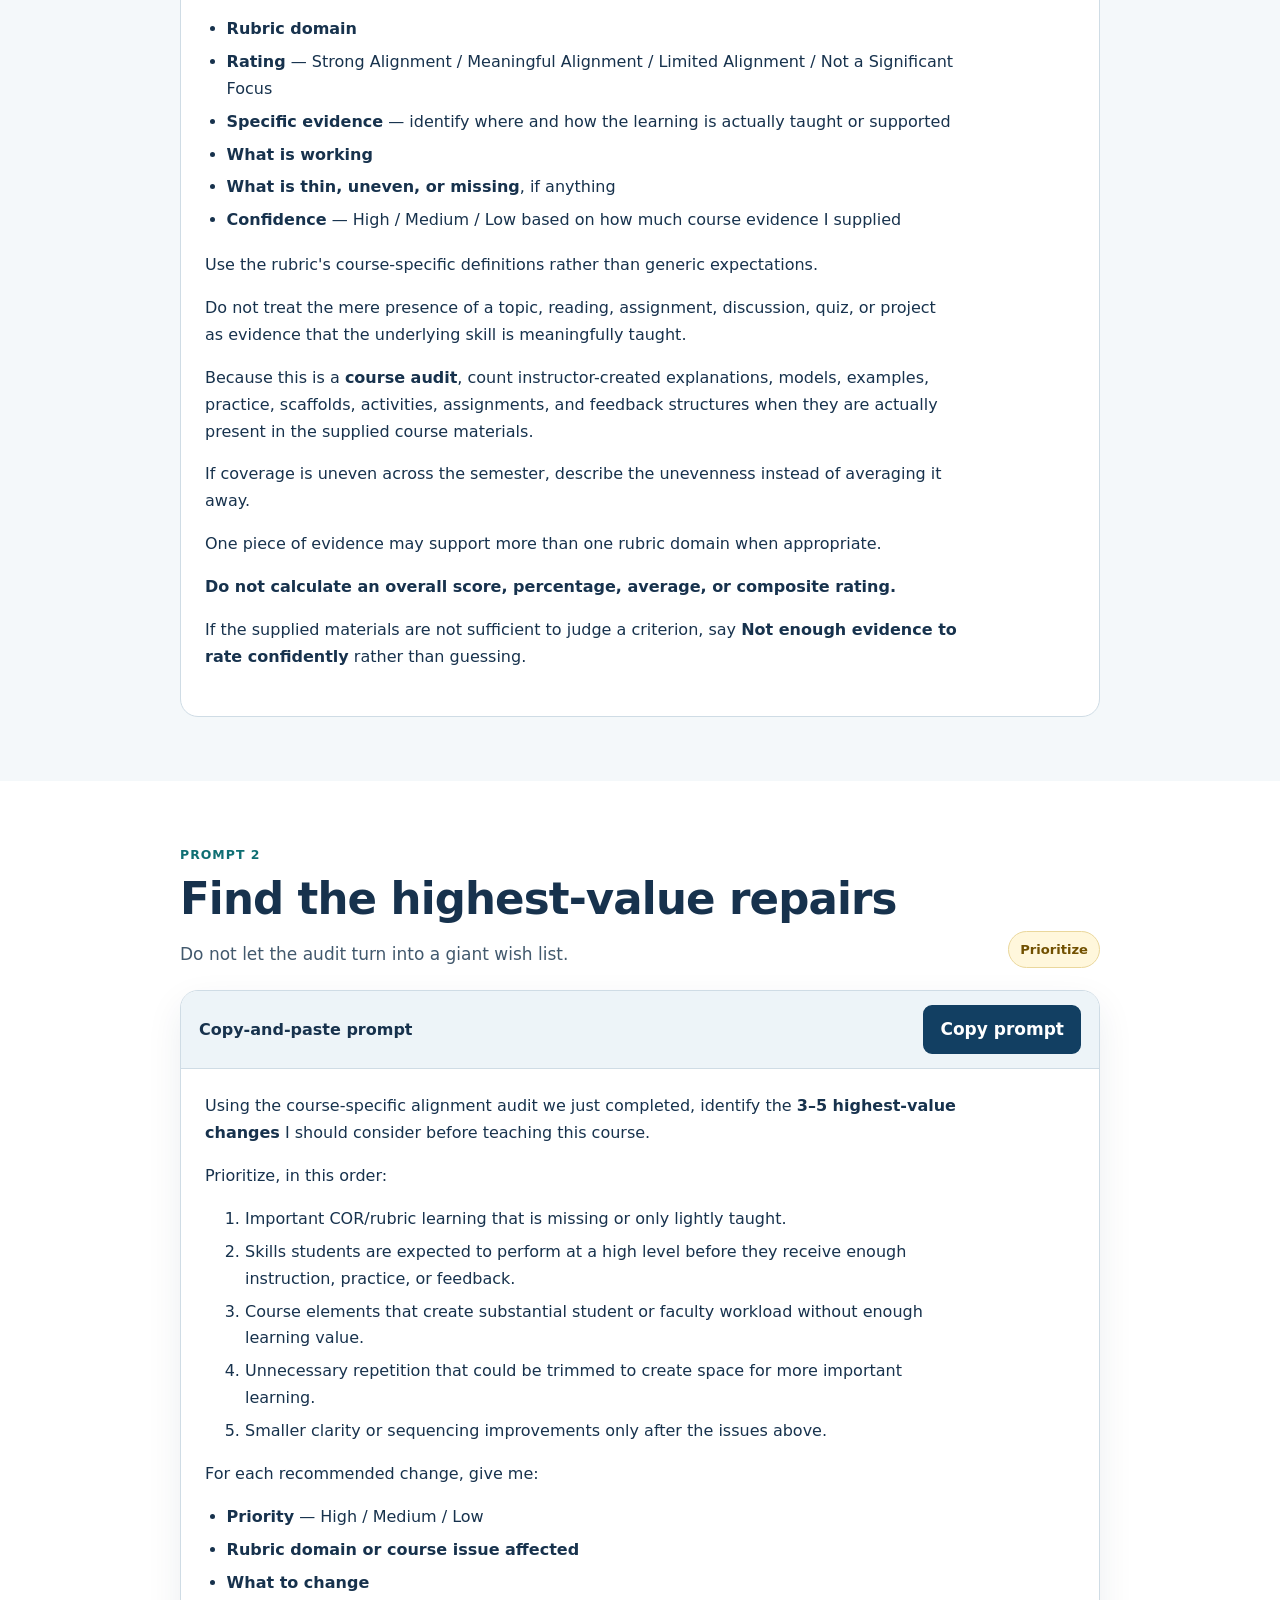
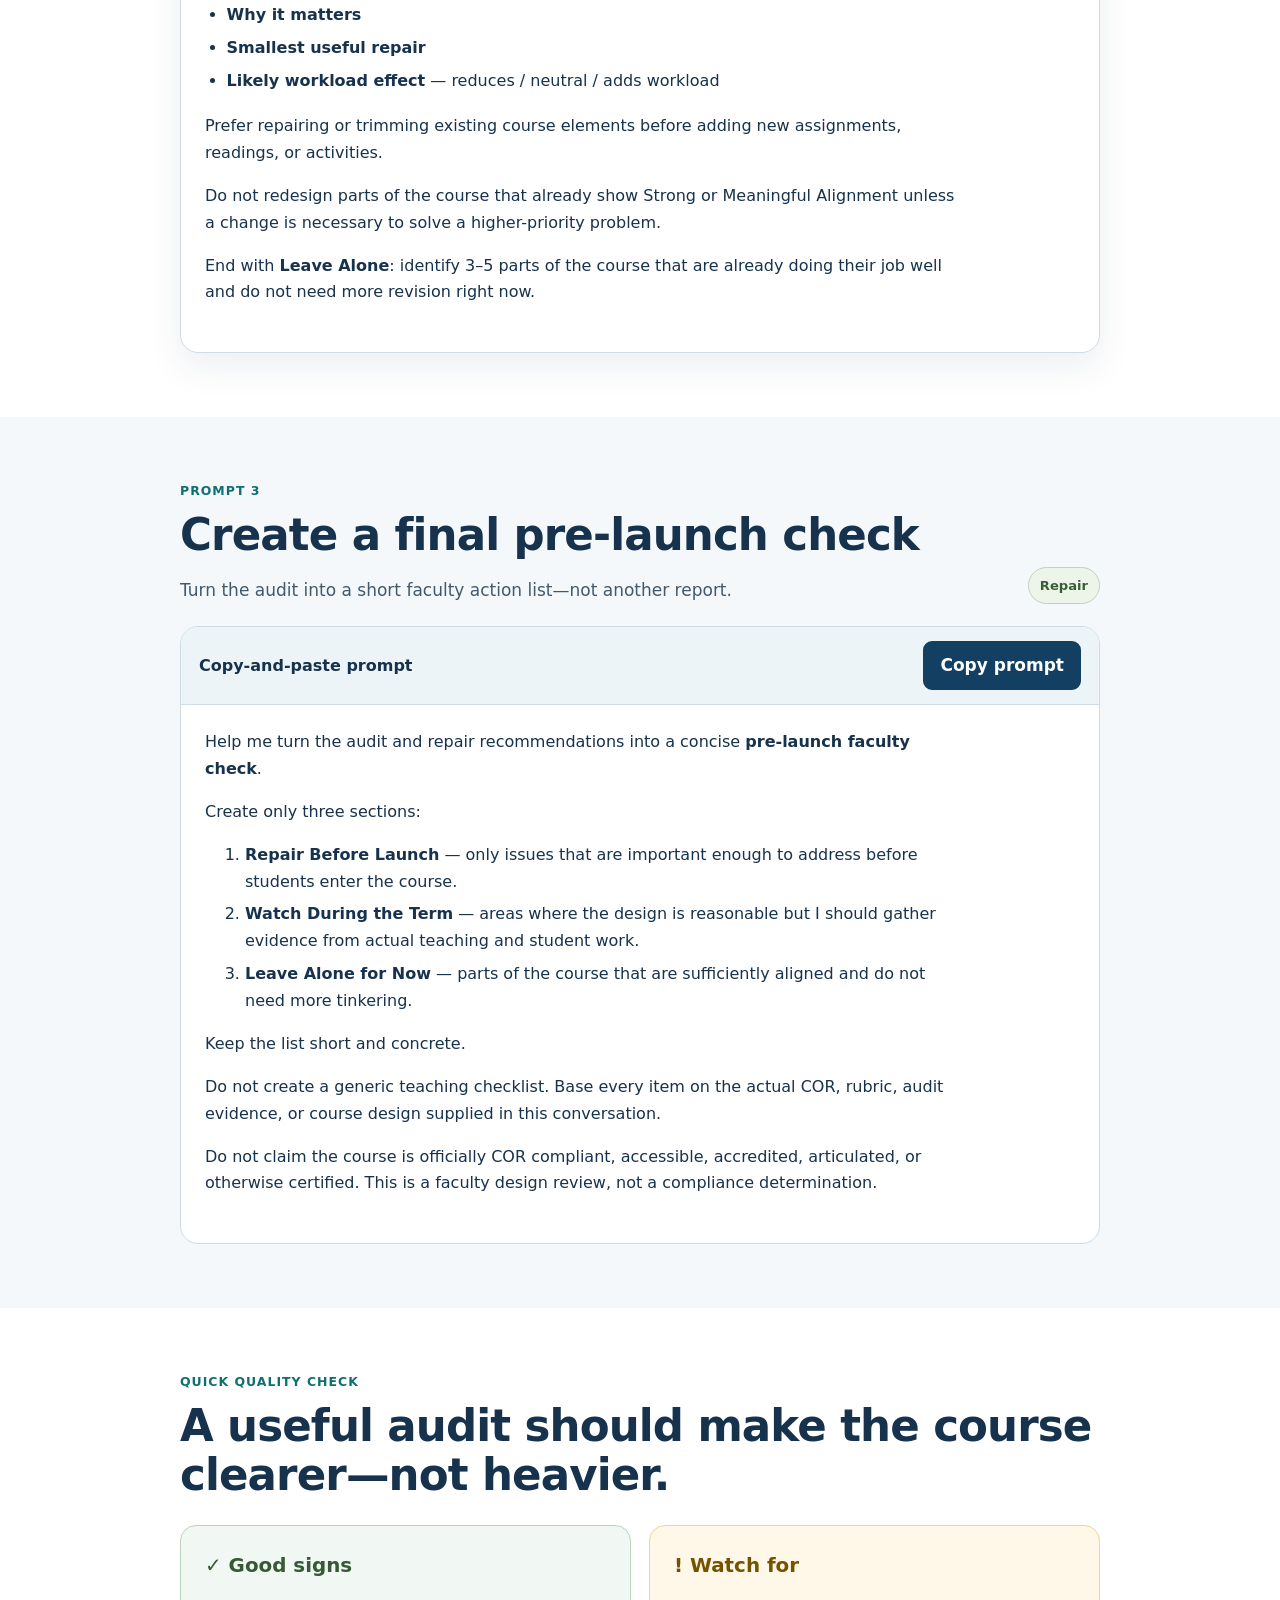
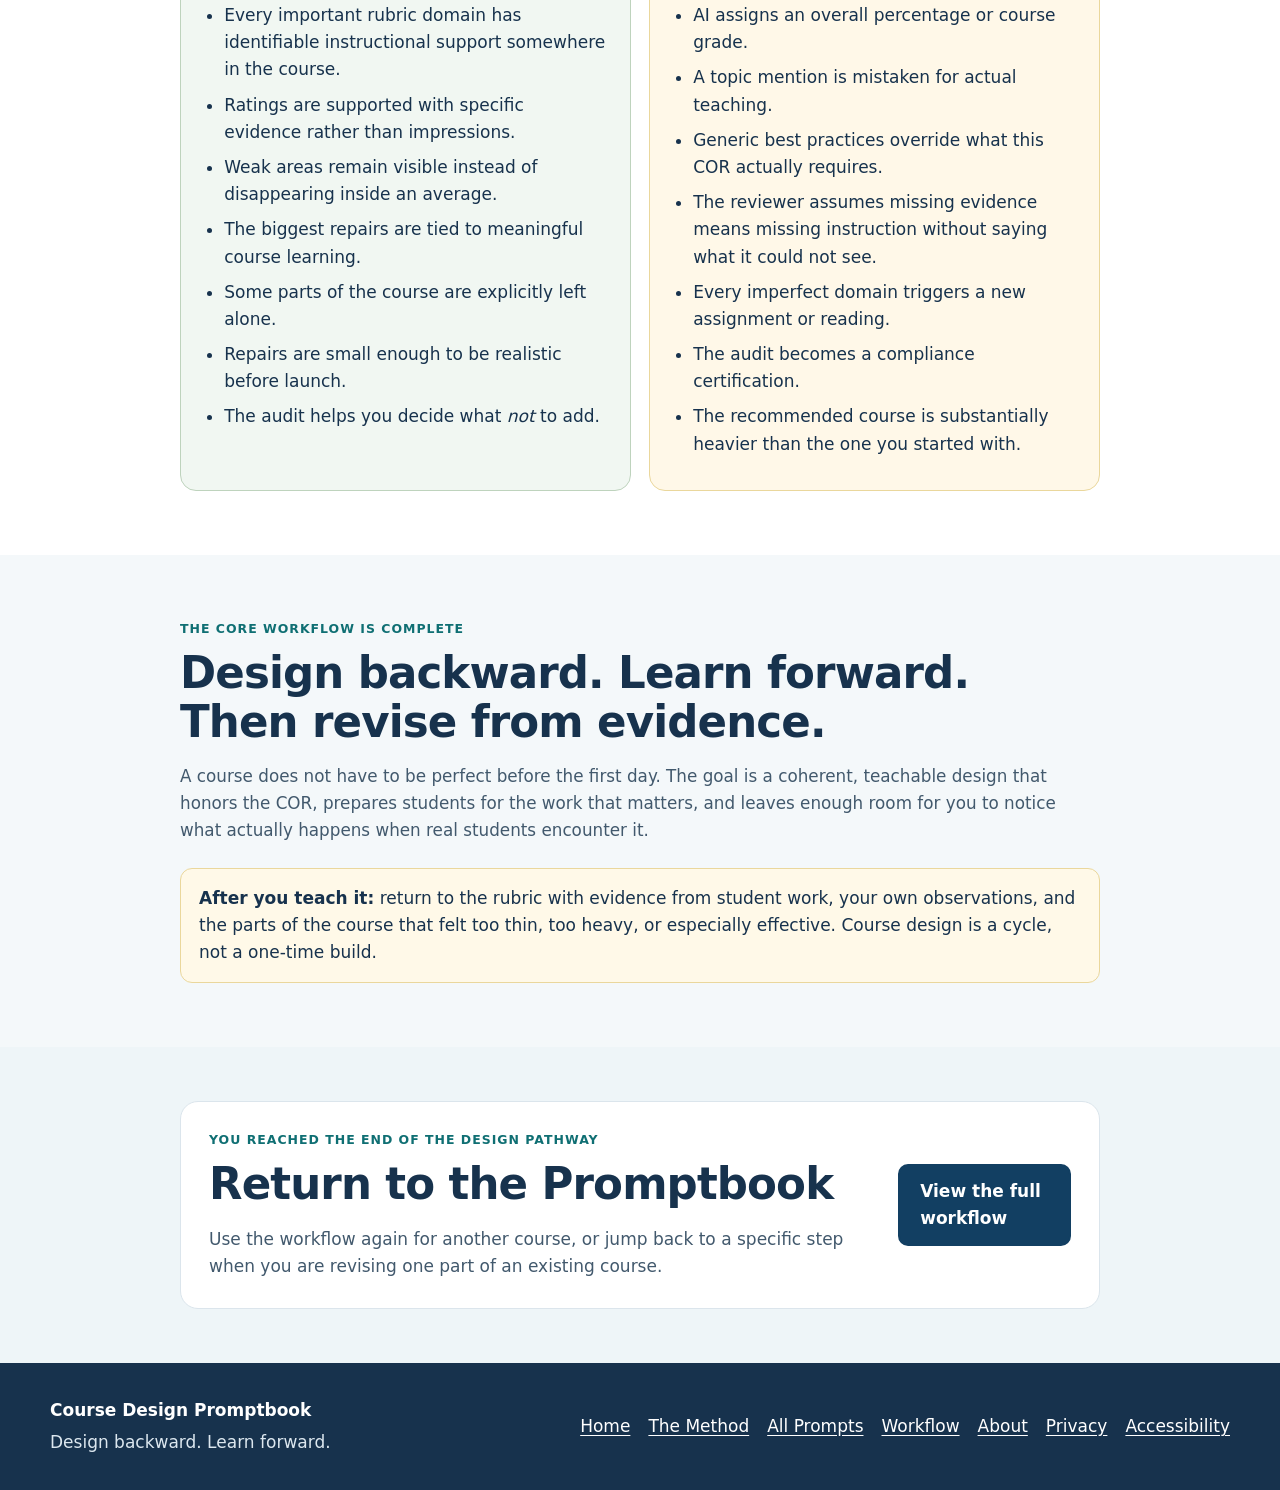
<file: audit-the-course.html>
<!DOCTYPE html>

<html lang="en">
<head>
<meta charset="utf-8"/>
<meta content="width=device-width, initial-scale=1" name="viewport"/>
<meta content="Step 8 of the Course Design Promptbook: audit a finished course design against its course-specific alignment rubric, identify meaningful gaps, and make a small set of high-value repairs before launch." name="description"/>
<title>Audit the Course | Course Design Promptbook</title>
<link href="favicon14.png" rel="icon" type="image/png"/>
<link href="styles.css" rel="stylesheet"/>
</head>
<body>
<a class="skip-link" href="#main-content">Skip to main content</a>
<header class="site-header">
<div class="shell header-inner">
<a aria-label="Course Design Promptbook home" class="brand" href="index.html">
<img alt="" class="brand-mark" height="46" src="favicon14.png" width="46"/>
<span class="brand-text">
<strong>Course Design Promptbook</strong>
<span>for California Community College faculty</span>
</span>
</a>
<nav aria-label="Primary navigation" class="site-nav">
<a href="index.html">Home</a>
<a href="method.html">The Method</a>
<a href="all-prompts.html">All Prompts</a>
<a href="index.html#workflow">Workflow</a>
<a href="index.html#about">About</a>
</nav>
</div>
</header>
<main id="main-content">
<div class="shell breadcrumb-wrap">
<nav aria-label="Breadcrumb">
<ol class="breadcrumb">
<li><a href="index.html">Home</a></li>
<li><a href="index.html#workflow">Course Design Workflow</a></li>
<li aria-current="page">Audit the Course</li>
</ol>
</nav>
</div>
<section aria-labelledby="page-title" class="step-hero step-page-8">
<div class="shell step-hero-grid">
<div>
<div class="step-label"><span aria-hidden="true">✓</span> Step 8</div>
<h1 id="page-title">Audit the Course</h1>
<p class="step-lede">Close the loop. Bring back the course-specific alignment rubric you created from the COR and use it to examine the course you actually built.</p>
<p class="step-purpose"><strong>The goal:</strong> find important COR learning that is under-taught, over-assessed, buried, repeated unnecessarily, or missing—and make the smallest high-value repairs before launch.</p>
</div>
<aside aria-labelledby="mini-path-title" class="mini-path">
<h2 id="mini-path-title">Where you are</h2>
<ol>
<li class="done"><span>6</span> Build the Learning</li>
<li class="done"><span>7</span> Check the Build-Up</li>
<li aria-current="step" class="current"><span>8</span> Audit the Course</li>
</ol>
</aside>
</div>
</section>
<section aria-labelledby="why-title" class="page-section">
<div class="shell narrow-shell">
<p class="eyebrow">Why this step matters</p>
<h2 id="why-title">The rubric you started with becomes your final design check.</h2>
<p>At the beginning, the COR helped define the course. Now the same course-specific rubric can help you see whether the finished design actually teaches the important learning—not merely whether those topics appear somewhere.</p>
<ol aria-label="Audit the Course process" class="three-beat">
<li><span aria-hidden="true">1</span><strong>Audit</strong><p>Review each rubric domain independently using evidence from the whole course.</p></li>
<li><span aria-hidden="true">2</span><strong>Prioritize</strong><p>Separate consequential gaps from small imperfections and optional refinements.</p></li>
<li><span aria-hidden="true">3</span><strong>Repair</strong><p>Make a short list of changes that improve alignment without rebuilding the course.</p></li>
</ol>
</div>
</section>
<section aria-labelledby="need-title" class="page-section soft-section">
<div class="shell narrow-shell">
<p class="eyebrow">What you’ll need</p>
<h2 id="need-title">Audit the course you built—not an imaginary perfect course.</h2>
<div class="need-grid">
<article>
<span aria-hidden="true">📄</span>
<h3>Your COR</h3>
<p>Keep the official curriculum available as the source of truth when something is unclear.</p>
</article>
<article>
<span aria-hidden="true">📋</span>
<h3>Your course-specific rubric</h3>
<p>Use the alignment rubric created from the COR rather than a generic course-quality checklist.</p>
</article>
<article>
<span aria-hidden="true">🧩</span>
<h3>Your actual course design</h3>
<p>Provide enough of the weekly map, modules, assignments, activities, explanations, and resources for the reviewer to see how students are taught.</p>
</article>
</div>
<div class="note-card">
<p><strong>Important:</strong> when auditing a designed course, count instructor-created teaching too. A short lecture, model, worked example, guided activity, feedback routine, or scaffold can be meaningful evidence even when it is not part of the assigned OER.</p>
</div>
</div>
</section>
<section aria-labelledby="presence-title" class="page-section">
<div class="shell narrow-shell">
<p class="eyebrow">Keep the standard high</p>
<h2 id="presence-title">Presence is still not instruction.</h2>
<p>A topic in a module title, reading, discussion, quiz, or assignment does not automatically mean students were taught the underlying skill. The audit should look for meaningful instructional support: explanation, modeling, practice, application, feedback, revision, or other appropriate teaching moves.</p>
<div class="note-card">
<p><strong>No overall score.</strong> Strong and weak areas should remain visible. Do not average them into a percentage or one course grade.</p>
</div>
</div>
</section>
<section aria-labelledby="prompt-one-title" class="page-section soft-section">
<div class="shell narrow-shell">
<div class="prompt-heading-row">
<div>
<p class="eyebrow">Prompt 1</p>
<h2 id="prompt-one-title">Run the course-specific alignment audit</h2>
<p>Use the rubric domain by domain and require concrete evidence from the course.</p>
</div>
<span class="prompt-badge prompt-badge-blue">Audit</span>
</div>
<article aria-labelledby="prompt-one-title" class="prompt-card">
<div class="prompt-toolbar">
<h3 id="prompt-one-label">Copy-and-paste prompt</h3>
<button aria-label="Copy Run the course-specific alignment audit" class="copy-button" data-copy-target="prompt-one" data-status-target="status-one" type="button">Copy prompt</button>
</div>
<div class="prompt-text" id="prompt-one">
<p>I want to audit this completed or nearly completed course design against its <strong>course-specific alignment rubric</strong>.</p>
<p><strong>Course Outline of Record:</strong><br/>[Attach or paste the COR if it is not already available.]</p>
<p><strong>Course-specific alignment rubric:</strong><br/>[Attach or paste the rubric.]</p>
<p><strong>Course design/materials to review:</strong><br/>[Attach or paste the syllabus, weekly map, module outlines, assignments, activities, instructional materials, or other evidence needed to review the course.]</p>
<p>Review the course across its full span. Evaluate <strong>each rubric criterion independently</strong>.</p>
<p>For each criterion, report:</p>
<ul>
<li><strong>Rubric domain</strong></li>
<li><strong>Rating</strong> — Strong Alignment / Meaningful Alignment / Limited Alignment / Not a Significant Focus</li>
<li><strong>Specific evidence</strong> — identify where and how the learning is actually taught or supported</li>
<li><strong>What is working</strong></li>
<li><strong>What is thin, uneven, or missing</strong>, if anything</li>
<li><strong>Confidence</strong> — High / Medium / Low based on how much course evidence I supplied</li>
</ul>
<p>Use the rubric's course-specific definitions rather than generic expectations.</p>
<p>Do not treat the mere presence of a topic, reading, assignment, discussion, quiz, or project as evidence that the underlying skill is meaningfully taught.</p>
<p>Because this is a <strong>course audit</strong>, count instructor-created explanations, models, examples, practice, scaffolds, activities, assignments, and feedback structures when they are actually present in the supplied course materials.</p>
<p>If coverage is uneven across the semester, describe the unevenness instead of averaging it away.</p>
<p>One piece of evidence may support more than one rubric domain when appropriate.</p>
<p><strong>Do not calculate an overall score, percentage, average, or composite rating.</strong></p>
<p>If the supplied materials are not sufficient to judge a criterion, say <strong>Not enough evidence to rate confidently</strong> rather than guessing.</p>
</div>
<p aria-live="polite" class="copy-status" id="status-one" role="status"></p>
</article>
</div>
</section>
<section aria-labelledby="prompt-two-title" class="page-section">
<div class="shell narrow-shell">
<div class="prompt-heading-row">
<div>
<p class="eyebrow">Prompt 2</p>
<h2 id="prompt-two-title">Find the highest-value repairs</h2>
<p>Do not let the audit turn into a giant wish list.</p>
</div>
<span class="prompt-badge prompt-badge-gold">Prioritize</span>
</div>
<article aria-labelledby="prompt-two-title" class="prompt-card">
<div class="prompt-toolbar">
<h3 id="prompt-two-label">Copy-and-paste prompt</h3>
<button aria-label="Copy Find the highest-value repairs" class="copy-button" data-copy-target="prompt-two" data-status-target="status-two" type="button">Copy prompt</button>
</div>
<div class="prompt-text" id="prompt-two">
<p>Using the course-specific alignment audit we just completed, identify the <strong>3–5 highest-value changes</strong> I should consider before teaching this course.</p>
<p>Prioritize, in this order:</p>
<ol>
<li>Important COR/rubric learning that is missing or only lightly taught.</li>
<li>Skills students are expected to perform at a high level before they receive enough instruction, practice, or feedback.</li>
<li>Course elements that create substantial student or faculty workload without enough learning value.</li>
<li>Unnecessary repetition that could be trimmed to create space for more important learning.</li>
<li>Smaller clarity or sequencing improvements only after the issues above.</li>
</ol>
<p>For each recommended change, give me:</p>
<ul>
<li><strong>Priority</strong> — High / Medium / Low</li>
<li><strong>Rubric domain or course issue affected</strong></li>
<li><strong>What to change</strong></li>
<li><strong>Why it matters</strong></li>
<li><strong>Smallest useful repair</strong></li>
<li><strong>Likely workload effect</strong> — reduces / neutral / adds workload</li>
</ul>
<p>Prefer repairing or trimming existing course elements before adding new assignments, readings, or activities.</p>
<p>Do not redesign parts of the course that already show Strong or Meaningful Alignment unless a change is necessary to solve a higher-priority problem.</p>
<p>End with <strong>Leave Alone</strong>: identify 3–5 parts of the course that are already doing their job well and do not need more revision right now.</p>
</div>
<p aria-live="polite" class="copy-status" id="status-two" role="status"></p>
</article>
</div>
</section>
<section aria-labelledby="prompt-three-title" class="page-section soft-section">
<div class="shell narrow-shell">
<div class="prompt-heading-row">
<div>
<p class="eyebrow">Prompt 3</p>
<h2 id="prompt-three-title">Create a final pre-launch check</h2>
<p>Turn the audit into a short faculty action list—not another report.</p>
</div>
<span class="prompt-badge prompt-badge-green">Repair</span>
</div>
<article aria-labelledby="prompt-three-title" class="prompt-card">
<div class="prompt-toolbar">
<h3 id="prompt-three-label">Copy-and-paste prompt</h3>
<button aria-label="Copy Create a final pre-launch check" class="copy-button" data-copy-target="prompt-three" data-status-target="status-three" type="button">Copy prompt</button>
</div>
<div class="prompt-text" id="prompt-three">
<p>Help me turn the audit and repair recommendations into a concise <strong>pre-launch faculty check</strong>.</p>
<p>Create only three sections:</p>
<ol>
<li><strong>Repair Before Launch</strong> — only issues that are important enough to address before students enter the course.</li>
<li><strong>Watch During the Term</strong> — areas where the design is reasonable but I should gather evidence from actual teaching and student work.</li>
<li><strong>Leave Alone for Now</strong> — parts of the course that are sufficiently aligned and do not need more tinkering.</li>
</ol>
<p>Keep the list short and concrete.</p>
<p>Do not create a generic teaching checklist. Base every item on the actual COR, rubric, audit evidence, or course design supplied in this conversation.</p>
<p>Do not claim the course is officially COR compliant, accessible, accredited, articulated, or otherwise certified. This is a faculty design review, not a compliance determination.</p>
</div>
<p aria-live="polite" class="copy-status" id="status-three" role="status"></p>
</article>
</div>
</section>
<section aria-labelledby="signs-title" class="page-section">
<div class="shell narrow-shell">
<p class="eyebrow">Quick quality check</p>
<h2 id="signs-title">A useful audit should make the course clearer—not heavier.</h2>
<div class="signs-grid">
<article class="sign-card good-signs">
<h3><span aria-hidden="true">✓</span> Good signs</h3>
<ul>
<li>Every important rubric domain has identifiable instructional support somewhere in the course.</li>
<li>Ratings are supported with specific evidence rather than impressions.</li>
<li>Weak areas remain visible instead of disappearing inside an average.</li>
<li>The biggest repairs are tied to meaningful course learning.</li>
<li>Some parts of the course are explicitly left alone.</li>
<li>Repairs are small enough to be realistic before launch.</li>
<li>The audit helps you decide what <em>not</em> to add.</li>
</ul>
</article>
<article class="sign-card watch-signs">
<h3><span aria-hidden="true">!</span> Watch for</h3>
<ul>
<li>AI assigns an overall percentage or course grade.</li>
<li>A topic mention is mistaken for actual teaching.</li>
<li>Generic best practices override what this COR actually requires.</li>
<li>The reviewer assumes missing evidence means missing instruction without saying what it could not see.</li>
<li>Every imperfect domain triggers a new assignment or reading.</li>
<li>The audit becomes a compliance certification.</li>
<li>The recommended course is substantially heavier than the one you started with.</li>
</ul>
</article>
</div>
</div>
</section>
<section aria-labelledby="complete-title" class="page-section soft-section">
<div class="shell narrow-shell">
<p class="eyebrow">The core workflow is complete</p>
<h2 id="complete-title">Design backward. Learn forward. Then revise from evidence.</h2>
<p>A course does not have to be perfect before the first day. The goal is a coherent, teachable design that honors the COR, prepares students for the work that matters, and leaves enough room for you to notice what actually happens when real students encounter it.</p>
<div class="note-card">
<p><strong>After you teach it:</strong> return to the rubric with evidence from student work, your own observations, and the parts of the course that felt too thin, too heavy, or especially effective. Course design is a cycle, not a one-time build.</p>
</div>
</div>
</section>
<section aria-labelledby="next-title" class="next-step-section">
<div class="shell narrow-shell next-step-card">
<div>
<p class="eyebrow">You reached the end of the design pathway</p>
<h2 id="next-title">Return to the Promptbook</h2>
<p>Use the workflow again for another course, or jump back to a specific step when you are revising one part of an existing course.</p>
</div>
<a class="button button-primary" href="index.html#workflow">View the full workflow</a>
</div>
</section>
</main>
<footer class="site-footer">
<div class="shell footer-grid">
<div>
<strong>Course Design Promptbook</strong>
<p>Design backward. Learn forward.</p>
</div>
<nav aria-label="Footer navigation">
<a href="index.html">Home</a>
<a href="method.html">The Method</a>
<a href="all-prompts.html">All Prompts</a>
<a href="index.html#workflow">Workflow</a>
<a href="index.html#about">About</a>
<a href="privacy.html">Privacy</a><a href="accessibility.html">Accessibility</a></nav>
</div>
</footer>
<script defer="" src="script.js"></script>
</body>
</html>
</file>
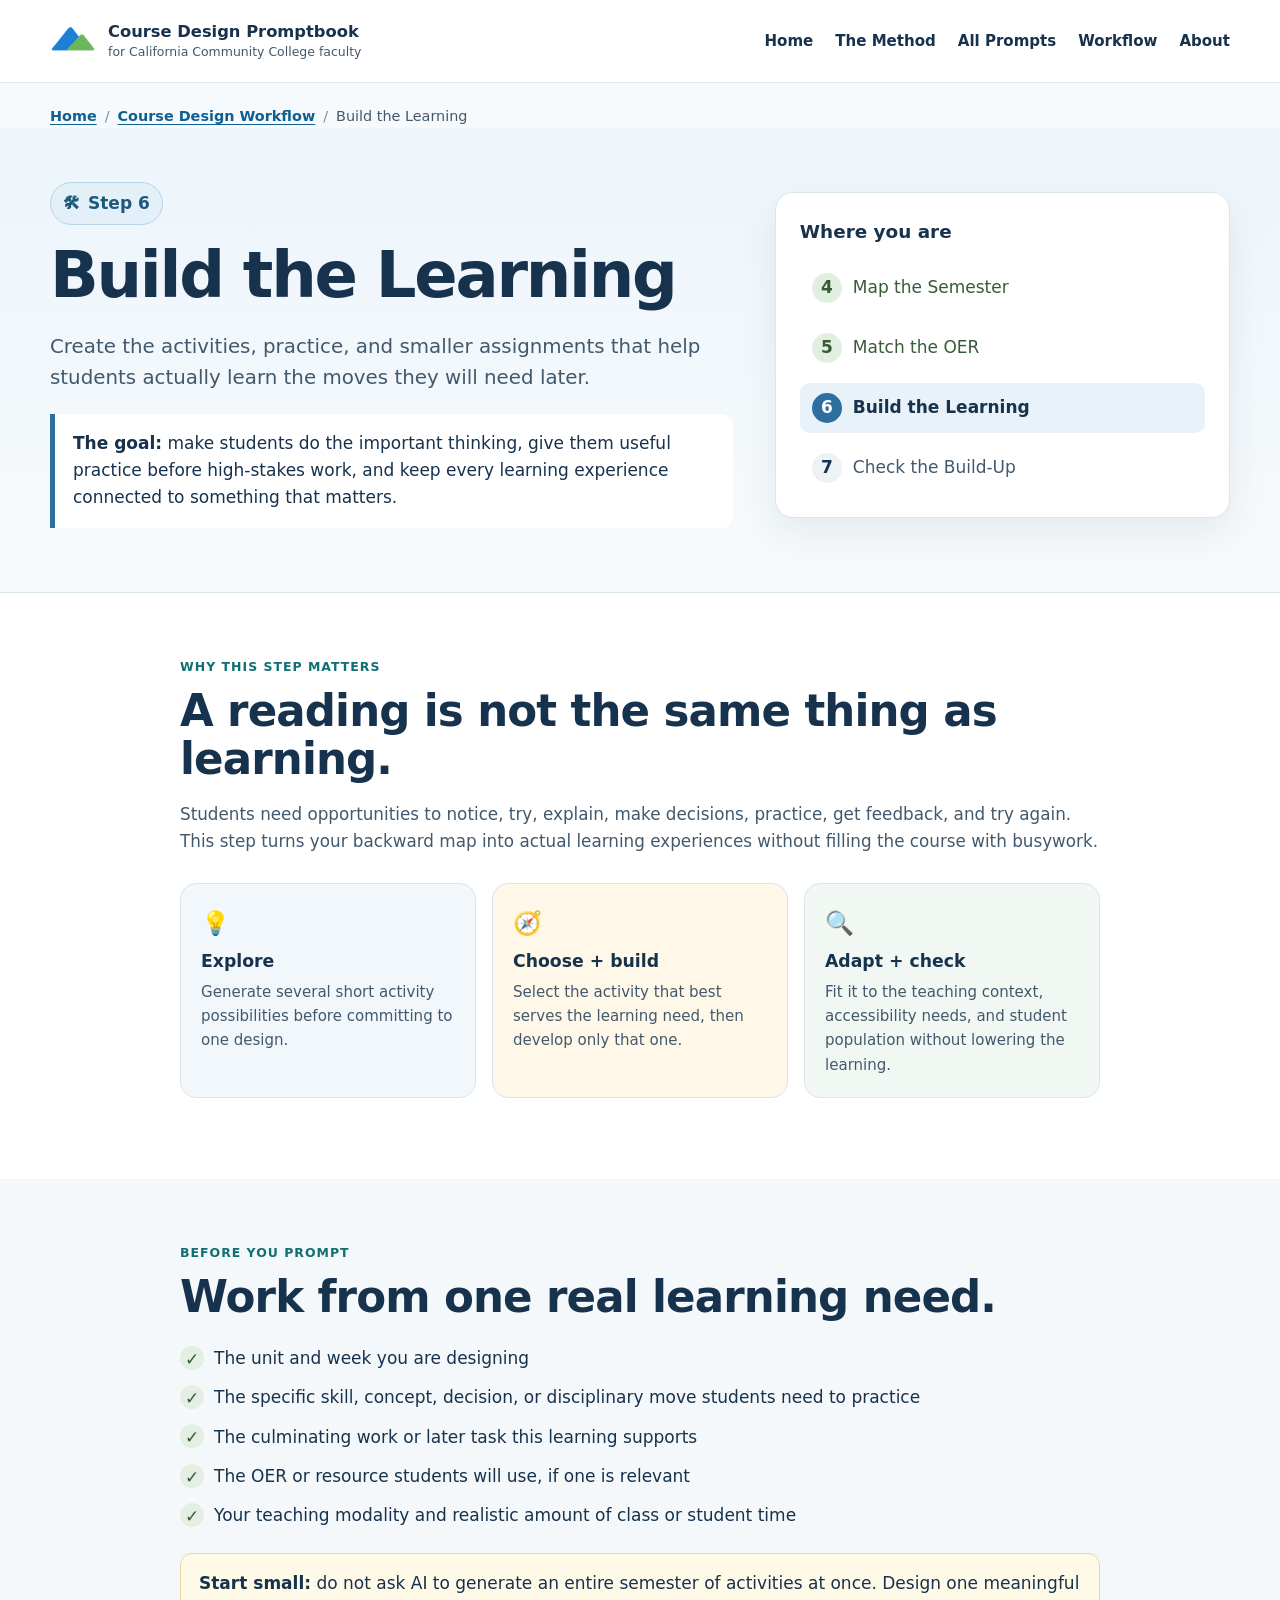
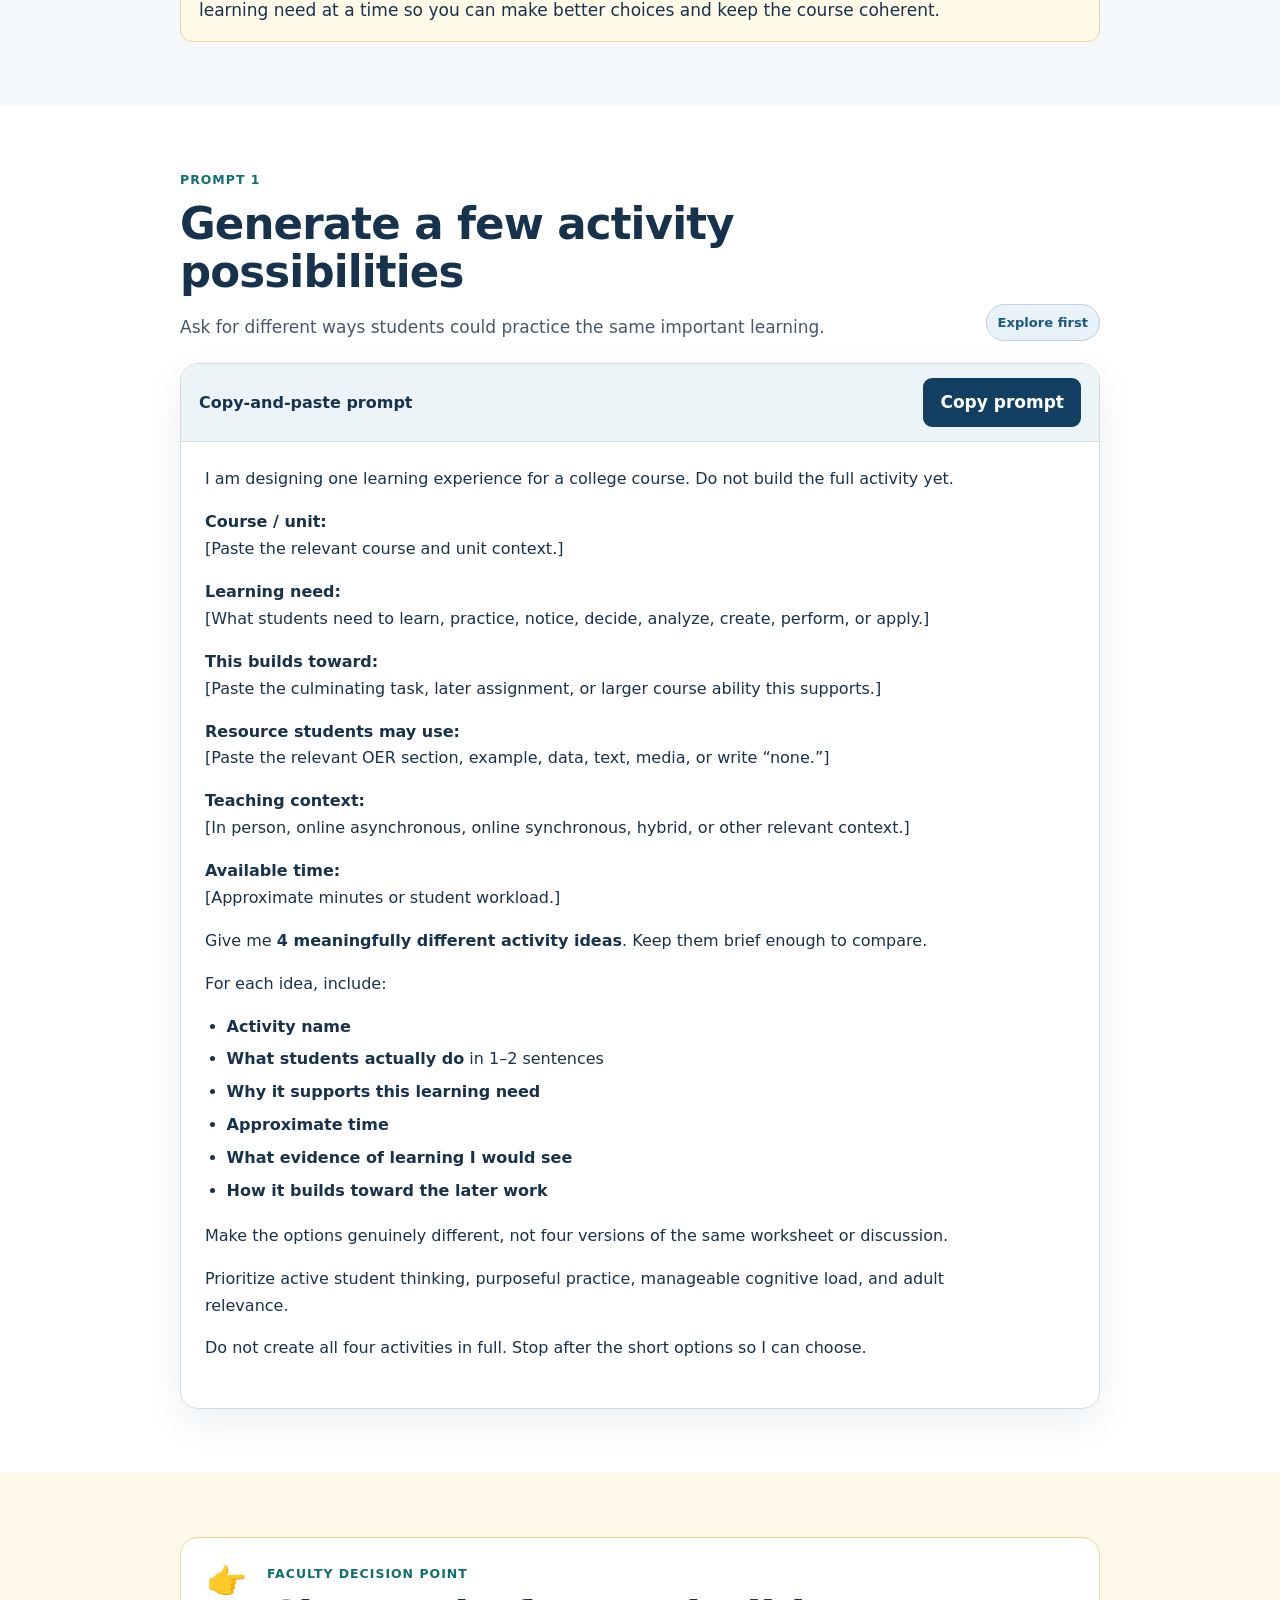
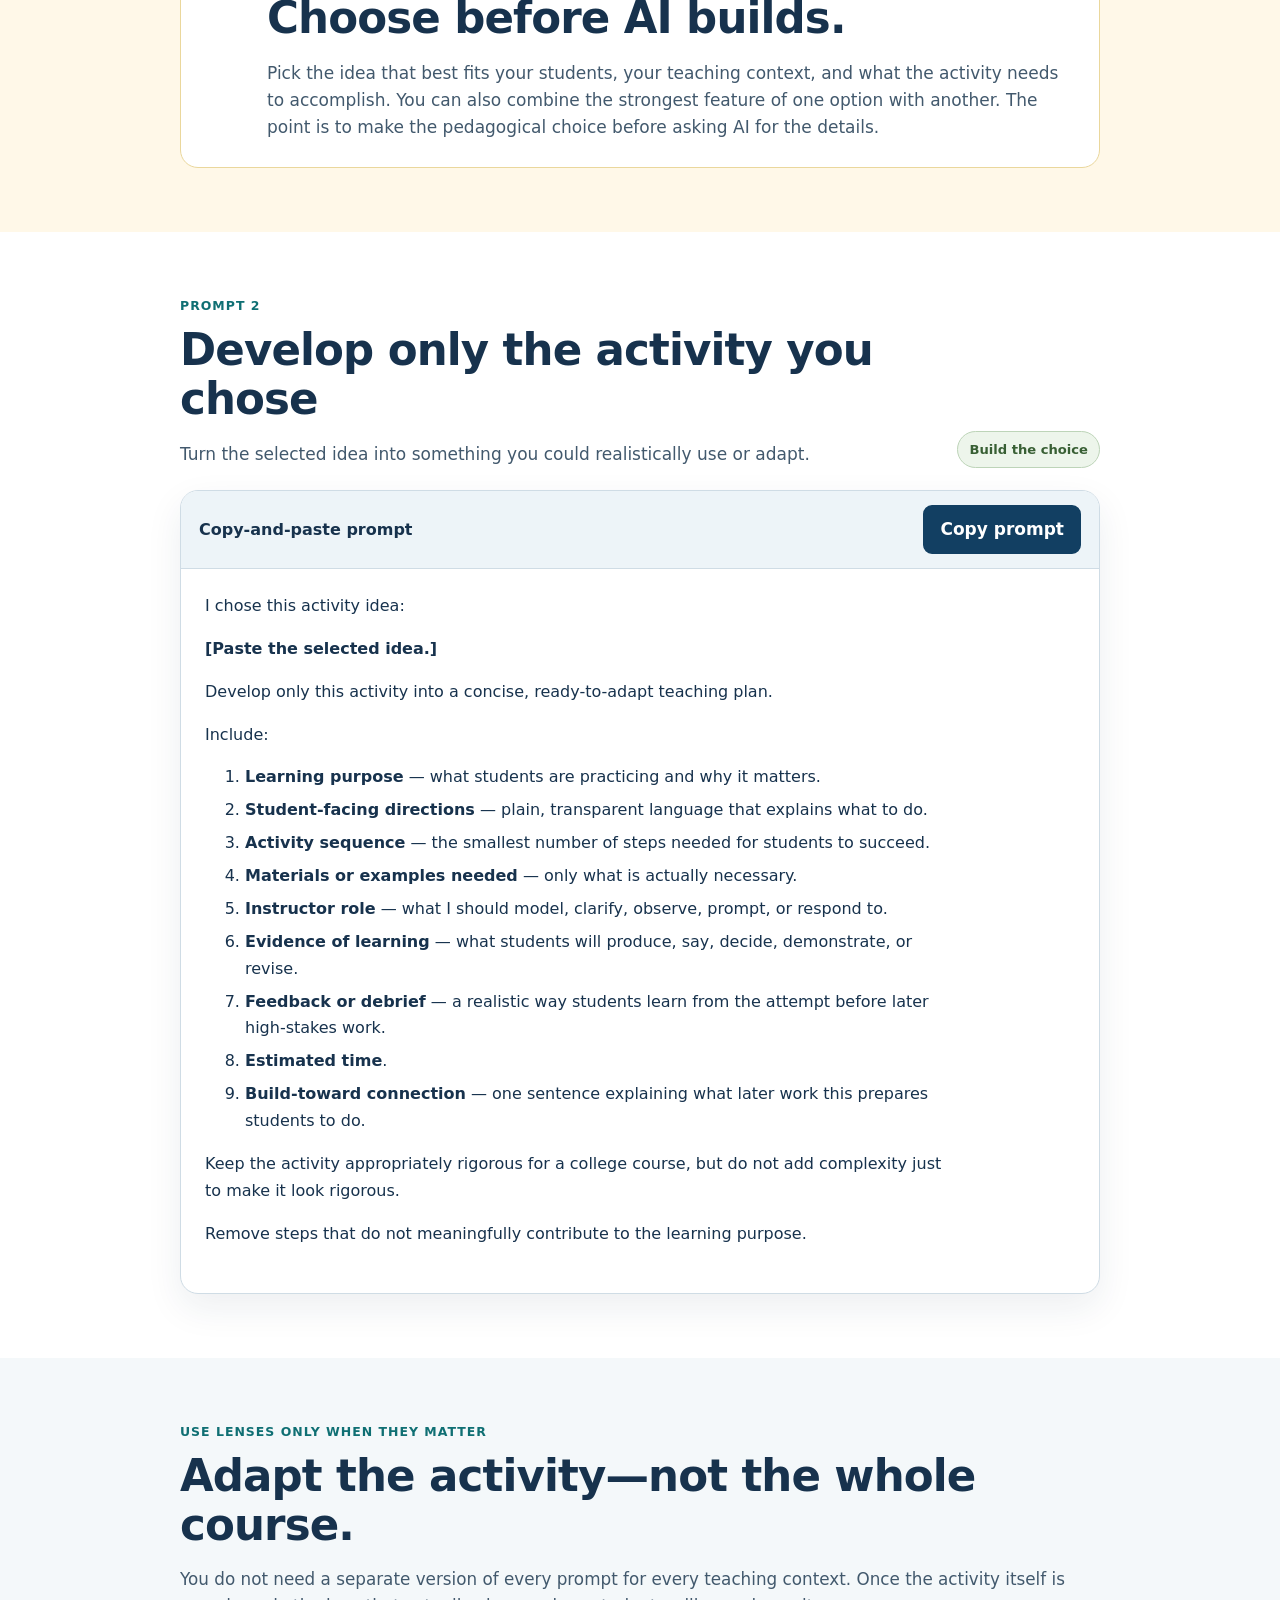
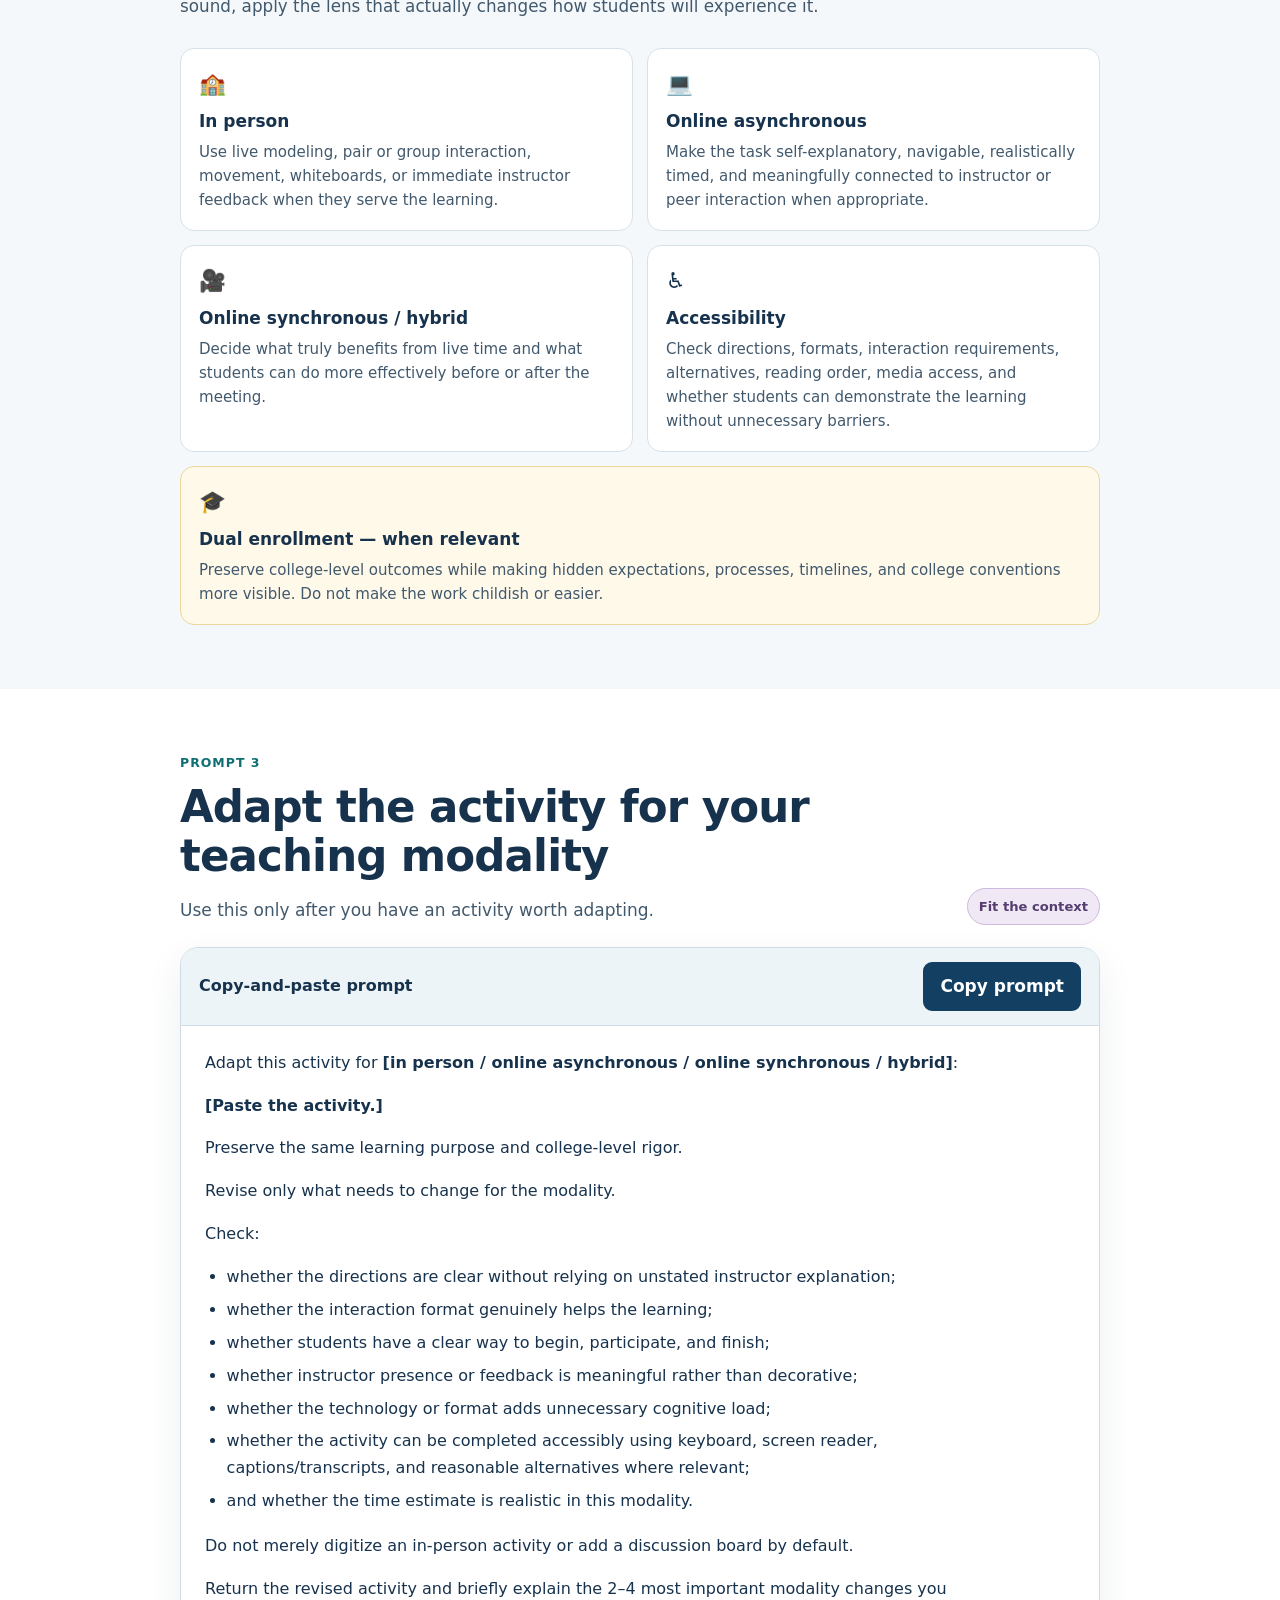
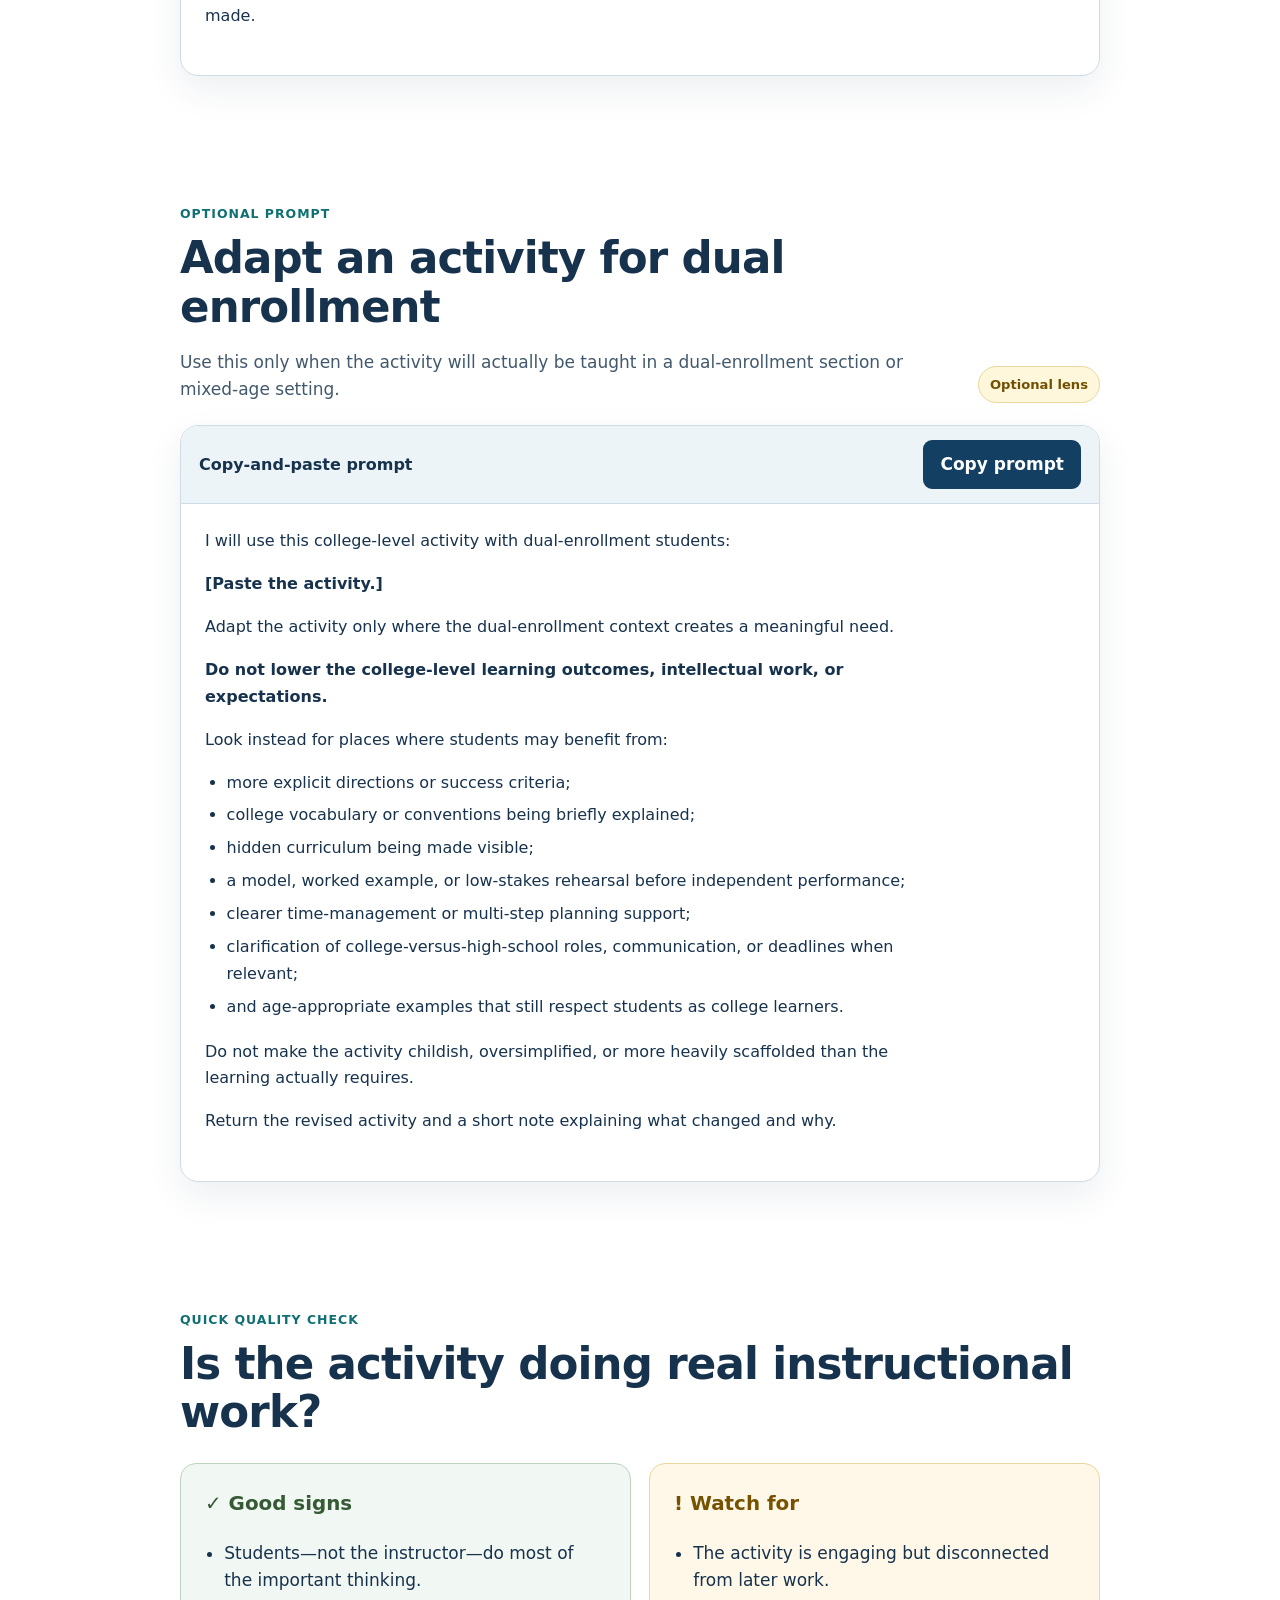
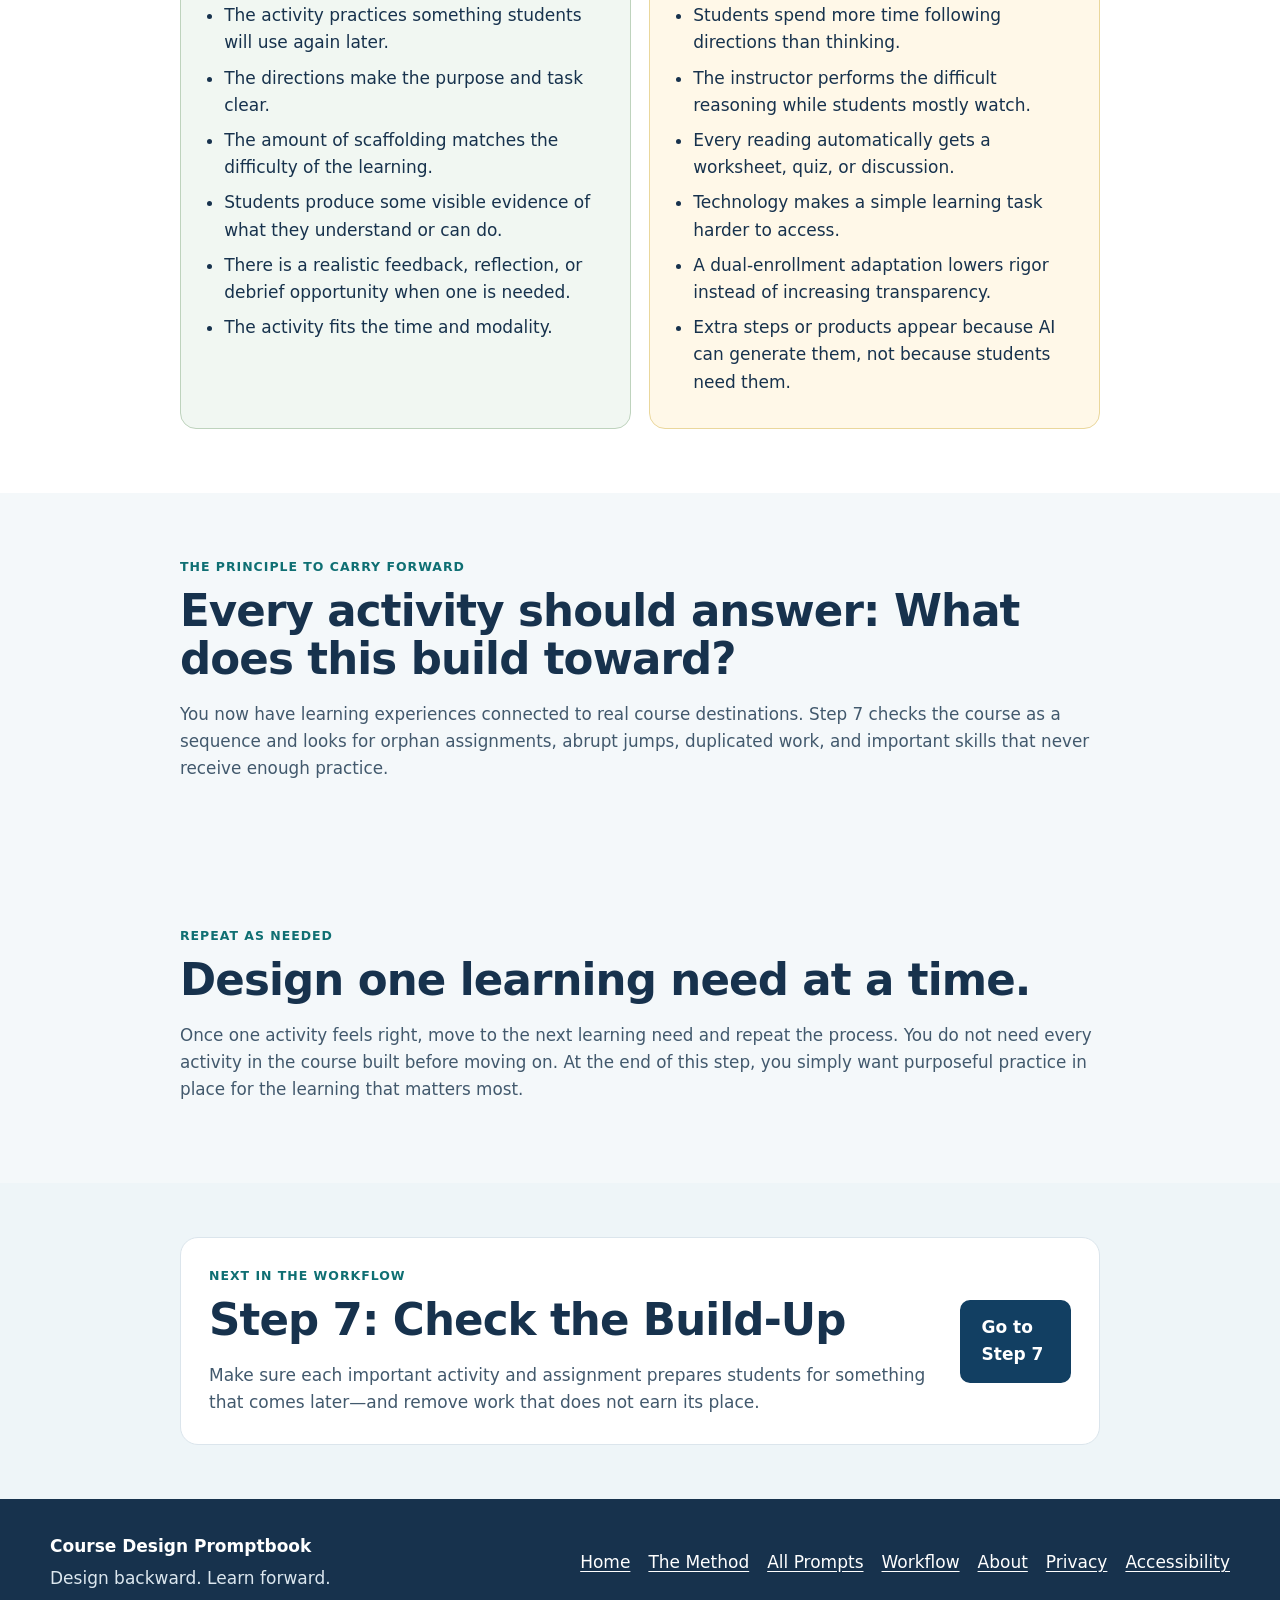
<file: build-the-learning.html>
<!DOCTYPE html>

<html lang="en">
<head>
<meta charset="utf-8"/>
<meta content="width=device-width, initial-scale=1" name="viewport"/>
<meta content="Step 6 of the Course Design Promptbook: create purposeful learning activities, practice, and smaller assignments that build toward the course destinations, then adapt them for modality, accessibility, and dual enrollment when relevant." name="description"/>
<title>Build the Learning | Course Design Promptbook</title>
<link href="favicon14.png" rel="icon" type="image/png"/>
<link href="styles.css" rel="stylesheet"/>
</head>
<body>
<a class="skip-link" href="#main-content">Skip to main content</a>
<header class="site-header">
<div class="shell header-inner">
<a aria-label="Course Design Promptbook home" class="brand" href="index.html">
<img alt="" class="brand-mark" height="46" src="favicon14.png" width="46"/>
<span class="brand-text">
<strong>Course Design Promptbook</strong>
<span>for California Community College faculty</span>
</span>
</a>
<nav aria-label="Primary navigation" class="site-nav">
<a href="index.html">Home</a>
<a href="method.html">The Method</a>
<a href="all-prompts.html">All Prompts</a>
<a href="index.html#workflow">Workflow</a>
<a href="index.html#about">About</a>
</nav>
</div>
</header>
<main id="main-content">
<div class="shell breadcrumb-wrap">
<nav aria-label="Breadcrumb">
<ol class="breadcrumb">
<li><a href="index.html">Home</a></li>
<li><a href="index.html#workflow">Course Design Workflow</a></li>
<li aria-current="page">Build the Learning</li>
</ol>
</nav>
</div>
<section aria-labelledby="page-title" class="step-hero step-page-6">
<div class="shell step-hero-grid">
<div>
<div class="step-label"><span aria-hidden="true">🛠</span> Step 6</div>
<h1 id="page-title">Build the Learning</h1>
<p class="step-lede">Create the activities, practice, and smaller assignments that help students actually learn the moves they will need later.</p>
<p class="step-purpose"><strong>The goal:</strong> make students do the important thinking, give them useful practice before high-stakes work, and keep every learning experience connected to something that matters.</p>
</div>
<aside aria-labelledby="mini-path-title" class="mini-path">
<h2 id="mini-path-title">Where you are</h2>
<ol>
<li class="done"><span>4</span> Map the Semester</li>
<li class="done"><span>5</span> Match the OER</li>
<li aria-current="step" class="current"><span>6</span> Build the Learning</li>
<li><span>7</span> Check the Build-Up</li>
</ol>
</aside>
</div>
</section>
<section aria-labelledby="why-title" class="page-section">
<div class="shell narrow-shell">
<p class="eyebrow">Why this step matters</p>
<h2 id="why-title">A reading is not the same thing as learning.</h2>
<p>Students need opportunities to notice, try, explain, make decisions, practice, get feedback, and try again. This step turns your backward map into actual learning experiences without filling the course with busywork.</p>
<ol aria-label="Build the Learning process" class="three-beat">
<li><span aria-hidden="true">💡</span><strong>Explore</strong><p>Generate several short activity possibilities before committing to one design.</p></li>
<li><span aria-hidden="true">🧭</span><strong>Choose + build</strong><p>Select the activity that best serves the learning need, then develop only that one.</p></li>
<li><span aria-hidden="true">🔍</span><strong>Adapt + check</strong><p>Fit it to the teaching context, accessibility needs, and student population without lowering the learning.</p></li>
</ol>
</div>
</section>
<section aria-labelledby="need-title" class="page-section soft-section">
<div class="shell narrow-shell">
<p class="eyebrow">Before you prompt</p>
<h2 id="need-title">Work from one real learning need.</h2>
<ul class="check-list">
<li>The unit and week you are designing</li>
<li>The specific skill, concept, decision, or disciplinary move students need to practice</li>
<li>The culminating work or later task this learning supports</li>
<li>The OER or resource students will use, if one is relevant</li>
<li>Your teaching modality and realistic amount of class or student time</li>
</ul>
<div class="note-card">
<p><strong>Start small:</strong> do not ask AI to generate an entire semester of activities at once. Design one meaningful learning need at a time so you can make better choices and keep the course coherent.</p>
</div>
</div>
</section>
<section aria-labelledby="prompt-one-title" class="page-section">
<div class="shell narrow-shell">
<div class="prompt-heading-row">
<div>
<p class="eyebrow">Prompt 1</p>
<h2 id="prompt-one-title">Generate a few activity possibilities</h2>
<p>Ask for different ways students could practice the same important learning.</p>
</div>
<span class="prompt-badge prompt-badge-blue">Explore first</span>
</div>
<article aria-labelledby="prompt-one-title" class="prompt-card">
<div class="prompt-toolbar">
<h3 id="prompt-one-label">Copy-and-paste prompt</h3>
<button aria-label="Copy Generate a few activity possibilities" class="copy-button" data-copy-target="prompt-one" data-status-target="status-one" type="button">Copy prompt</button>
</div>
<div class="prompt-text" id="prompt-one">
<p>I am designing one learning experience for a college course. Do not build the full activity yet.</p>
<p><strong>Course / unit:</strong><br/>[Paste the relevant course and unit context.]</p>
<p><strong>Learning need:</strong><br/>[What students need to learn, practice, notice, decide, analyze, create, perform, or apply.]</p>
<p><strong>This builds toward:</strong><br/>[Paste the culminating task, later assignment, or larger course ability this supports.]</p>
<p><strong>Resource students may use:</strong><br/>[Paste the relevant OER section, example, data, text, media, or write “none.”]</p>
<p><strong>Teaching context:</strong><br/>[In person, online asynchronous, online synchronous, hybrid, or other relevant context.]</p>
<p><strong>Available time:</strong><br/>[Approximate minutes or student workload.]</p>
<p>Give me <strong>4 meaningfully different activity ideas</strong>. Keep them brief enough to compare.</p>
<p>For each idea, include:</p>
<ul>
<li><strong>Activity name</strong></li>
<li><strong>What students actually do</strong> in 1–2 sentences</li>
<li><strong>Why it supports this learning need</strong></li>
<li><strong>Approximate time</strong></li>
<li><strong>What evidence of learning I would see</strong></li>
<li><strong>How it builds toward the later work</strong></li>
</ul>
<p>Make the options genuinely different, not four versions of the same worksheet or discussion.</p>
<p>Prioritize active student thinking, purposeful practice, manageable cognitive load, and adult relevance.</p>
<p>Do not create all four activities in full. Stop after the short options so I can choose.</p>
</div>
<p aria-live="polite" class="copy-status" id="status-one" role="status"></p>
</article>
</div>
</section>
<section aria-labelledby="choose-title" class="page-section choice-section">
<div class="shell narrow-shell">
<div class="choice-callout">
<span aria-hidden="true" class="choice-icon">👉</span>
<div>
<p class="eyebrow">Faculty decision point</p>
<h2 id="choose-title">Choose before AI builds.</h2>
<p>Pick the idea that best fits your students, your teaching context, and what the activity needs to accomplish. You can also combine the strongest feature of one option with another. The point is to make the pedagogical choice before asking AI for the details.</p>
</div>
</div>
</div>
</section>
<section aria-labelledby="prompt-two-title" class="page-section">
<div class="shell narrow-shell">
<div class="prompt-heading-row">
<div>
<p class="eyebrow">Prompt 2</p>
<h2 id="prompt-two-title">Develop only the activity you chose</h2>
<p>Turn the selected idea into something you could realistically use or adapt.</p>
</div>
<span class="prompt-badge prompt-badge-green">Build the choice</span>
</div>
<article aria-labelledby="prompt-two-title" class="prompt-card">
<div class="prompt-toolbar">
<h3 id="prompt-two-label">Copy-and-paste prompt</h3>
<button aria-label="Copy Develop only the activity you chose" class="copy-button" data-copy-target="prompt-two" data-status-target="status-two" type="button">Copy prompt</button>
</div>
<div class="prompt-text" id="prompt-two">
<p>I chose this activity idea:</p>
<p><strong>[Paste the selected idea.]</strong></p>
<p>Develop only this activity into a concise, ready-to-adapt teaching plan.</p>
<p>Include:</p>
<ol>
<li><strong>Learning purpose</strong> — what students are practicing and why it matters.</li>
<li><strong>Student-facing directions</strong> — plain, transparent language that explains what to do.</li>
<li><strong>Activity sequence</strong> — the smallest number of steps needed for students to succeed.</li>
<li><strong>Materials or examples needed</strong> — only what is actually necessary.</li>
<li><strong>Instructor role</strong> — what I should model, clarify, observe, prompt, or respond to.</li>
<li><strong>Evidence of learning</strong> — what students will produce, say, decide, demonstrate, or revise.</li>
<li><strong>Feedback or debrief</strong> — a realistic way students learn from the attempt before later high-stakes work.</li>
<li><strong>Estimated time</strong>.</li>
<li><strong>Build-toward connection</strong> — one sentence explaining what later work this prepares students to do.</li>
</ol>
<p>Keep the activity appropriately rigorous for a college course, but do not add complexity just to make it look rigorous.</p>
<p>Remove steps that do not meaningfully contribute to the learning purpose.</p>
</div>
<p aria-live="polite" class="copy-status" id="status-two" role="status"></p>
</article>
</div>
</section>
<section aria-labelledby="lenses-title" class="page-section soft-section">
<div class="shell narrow-shell">
<p class="eyebrow">Use lenses only when they matter</p>
<h2 id="lenses-title">Adapt the activity—not the whole course.</h2>
<p>You do not need a separate version of every prompt for every teaching context. Once the activity itself is sound, apply the lens that actually changes how students will experience it.</p>
<div aria-label="Optional activity design lenses" class="lens-grid">
<article><span aria-hidden="true">🏫</span><strong>In person</strong><p>Use live modeling, pair or group interaction, movement, whiteboards, or immediate instructor feedback when they serve the learning.</p></article>
<article><span aria-hidden="true">💻</span><strong>Online asynchronous</strong><p>Make the task self-explanatory, navigable, realistically timed, and meaningfully connected to instructor or peer interaction when appropriate.</p></article>
<article><span aria-hidden="true">🎥</span><strong>Online synchronous / hybrid</strong><p>Decide what truly benefits from live time and what students can do more effectively before or after the meeting.</p></article>
<article><span aria-hidden="true">♿</span><strong>Accessibility</strong><p>Check directions, formats, interaction requirements, alternatives, reading order, media access, and whether students can demonstrate the learning without unnecessary barriers.</p></article>
<article><span aria-hidden="true">🎓</span><strong>Dual enrollment — when relevant</strong><p>Preserve college-level outcomes while making hidden expectations, processes, timelines, and college conventions more visible. Do not make the work childish or easier.</p></article>
</div>
</div>
</section>
<section aria-labelledby="prompt-three-title" class="page-section">
<div class="shell narrow-shell">
<div class="prompt-heading-row">
<div>
<p class="eyebrow">Prompt 3</p>
<h2 id="prompt-three-title">Adapt the activity for your teaching modality</h2>
<p>Use this only after you have an activity worth adapting.</p>
</div>
<span class="prompt-badge prompt-badge-purple">Fit the context</span>
</div>
<article aria-labelledby="prompt-three-title" class="prompt-card">
<div class="prompt-toolbar">
<h3 id="prompt-three-label">Copy-and-paste prompt</h3>
<button aria-label="Copy Adapt the activity for your teaching modality" class="copy-button" data-copy-target="prompt-three" data-status-target="status-three" type="button">Copy prompt</button>
</div>
<div class="prompt-text" id="prompt-three">
<p>Adapt this activity for <strong>[in person / online asynchronous / online synchronous / hybrid]</strong>:</p>
<p><strong>[Paste the activity.]</strong></p>
<p>Preserve the same learning purpose and college-level rigor.</p>
<p>Revise only what needs to change for the modality.</p>
<p>Check:</p>
<ul>
<li>whether the directions are clear without relying on unstated instructor explanation;</li>
<li>whether the interaction format genuinely helps the learning;</li>
<li>whether students have a clear way to begin, participate, and finish;</li>
<li>whether instructor presence or feedback is meaningful rather than decorative;</li>
<li>whether the technology or format adds unnecessary cognitive load;</li>
<li>whether the activity can be completed accessibly using keyboard, screen reader, captions/transcripts, and reasonable alternatives where relevant;</li>
<li>and whether the time estimate is realistic in this modality.</li>
</ul>
<p>Do not merely digitize an in-person activity or add a discussion board by default.</p>
<p>Return the revised activity and briefly explain the 2–4 most important modality changes you made.</p>
</div>
<p aria-live="polite" class="copy-status" id="status-three" role="status"></p>
</article>
</div>
</section>
<section aria-labelledby="prompt-four-title" class="page-section">
<div class="shell narrow-shell">
<div class="prompt-heading-row">
<div>
<p class="eyebrow">Optional prompt</p>
<h2 id="prompt-four-title">Adapt an activity for dual enrollment</h2>
<p>Use this only when the activity will actually be taught in a dual-enrollment section or mixed-age setting.</p>
</div>
<span class="prompt-badge prompt-badge-gold">Optional lens</span>
</div>
<article aria-labelledby="prompt-four-title" class="prompt-card">
<div class="prompt-toolbar">
<h3 id="prompt-four-label">Copy-and-paste prompt</h3>
<button aria-label="Copy Adapt an activity for dual enrollment" class="copy-button" data-copy-target="prompt-four" data-status-target="status-four" type="button">Copy prompt</button>
</div>
<div class="prompt-text" id="prompt-four">
<p>I will use this college-level activity with dual-enrollment students:</p>
<p><strong>[Paste the activity.]</strong></p>
<p>Adapt the activity only where the dual-enrollment context creates a meaningful need.</p>
<p><strong>Do not lower the college-level learning outcomes, intellectual work, or expectations.</strong></p>
<p>Look instead for places where students may benefit from:</p>
<ul>
<li>more explicit directions or success criteria;</li>
<li>college vocabulary or conventions being briefly explained;</li>
<li>hidden curriculum being made visible;</li>
<li>a model, worked example, or low-stakes rehearsal before independent performance;</li>
<li>clearer time-management or multi-step planning support;</li>
<li>clarification of college-versus-high-school roles, communication, or deadlines when relevant;</li>
<li>and age-appropriate examples that still respect students as college learners.</li>
</ul>
<p>Do not make the activity childish, oversimplified, or more heavily scaffolded than the learning actually requires.</p>
<p>Return the revised activity and a short note explaining what changed and why.</p>
</div>
<p aria-live="polite" class="copy-status" id="status-four" role="status"></p>
</article>
</div>
</section>
<section aria-labelledby="signs-title" class="page-section">
<div class="shell narrow-shell">
<p class="eyebrow">Quick quality check</p>
<h2 id="signs-title">Is the activity doing real instructional work?</h2>
<div class="signs-grid">
<article class="sign-card good-signs">
<h3><span aria-hidden="true">✓</span> Good signs</h3>
<ul>
<li>Students—not the instructor—do most of the important thinking.</li>
<li>The activity practices something students will use again later.</li>
<li>The directions make the purpose and task clear.</li>
<li>The amount of scaffolding matches the difficulty of the learning.</li>
<li>Students produce some visible evidence of what they understand or can do.</li>
<li>There is a realistic feedback, reflection, or debrief opportunity when one is needed.</li>
<li>The activity fits the time and modality.</li>
</ul>
</article>
<article class="sign-card watch-signs">
<h3><span aria-hidden="true">!</span> Watch for</h3>
<ul>
<li>The activity is engaging but disconnected from later work.</li>
<li>Students spend more time following directions than thinking.</li>
<li>The instructor performs the difficult reasoning while students mostly watch.</li>
<li>Every reading automatically gets a worksheet, quiz, or discussion.</li>
<li>Technology makes a simple learning task harder to access.</li>
<li>A dual-enrollment adaptation lowers rigor instead of increasing transparency.</li>
<li>Extra steps or products appear because AI can generate them, not because students need them.</li>
</ul>
</article>
</div>
</div>
</section>
<section aria-labelledby="principle-title" class="page-section soft-section">
<div class="shell narrow-shell">
<p class="eyebrow">The principle to carry forward</p>
<h2 id="principle-title">Every activity should answer: What does this build toward?</h2>
<p>You now have learning experiences connected to real course destinations. Step 7 checks the course as a sequence and looks for orphan assignments, abrupt jumps, duplicated work, and important skills that never receive enough practice.</p>
</div>
</section>
<section aria-labelledby="repeat-title" class="page-section soft-section">
<div class="shell narrow-shell">
<p class="eyebrow">Repeat as needed</p>
<h2 id="repeat-title">Design one learning need at a time.</h2>
<p>Once one activity feels right, move to the next learning need and repeat the process. You do not need every activity in the course built before moving on. At the end of this step, you simply want purposeful practice in place for the learning that matters most.</p>
</div>
</section>
<section aria-labelledby="next-title" class="next-step-section">
<div class="shell narrow-shell next-step-card">
<div>
<p class="eyebrow">Next in the workflow</p>
<h2 id="next-title">Step 7: Check the Build-Up</h2>
<p>Make sure each important activity and assignment prepares students for something that comes later—and remove work that does not earn its place.</p>
</div>
<a class="button button-primary" href="check-the-build-up.html">Go to Step 7</a>
</div>
</section>
</main>
<footer class="site-footer">
<div class="shell footer-grid">
<div>
<strong>Course Design Promptbook</strong>
<p>Design backward. Learn forward.</p>
</div>
<nav aria-label="Footer navigation">
<a href="index.html">Home</a>
<a href="method.html">The Method</a>
<a href="all-prompts.html">All Prompts</a>
<a href="index.html#workflow">Workflow</a>
<a href="index.html#about">About</a>
<a href="privacy.html">Privacy</a><a href="accessibility.html">Accessibility</a></nav>
</div>
</footer>
<script defer="" src="script.js"></script>
</body>
</html>
</file>
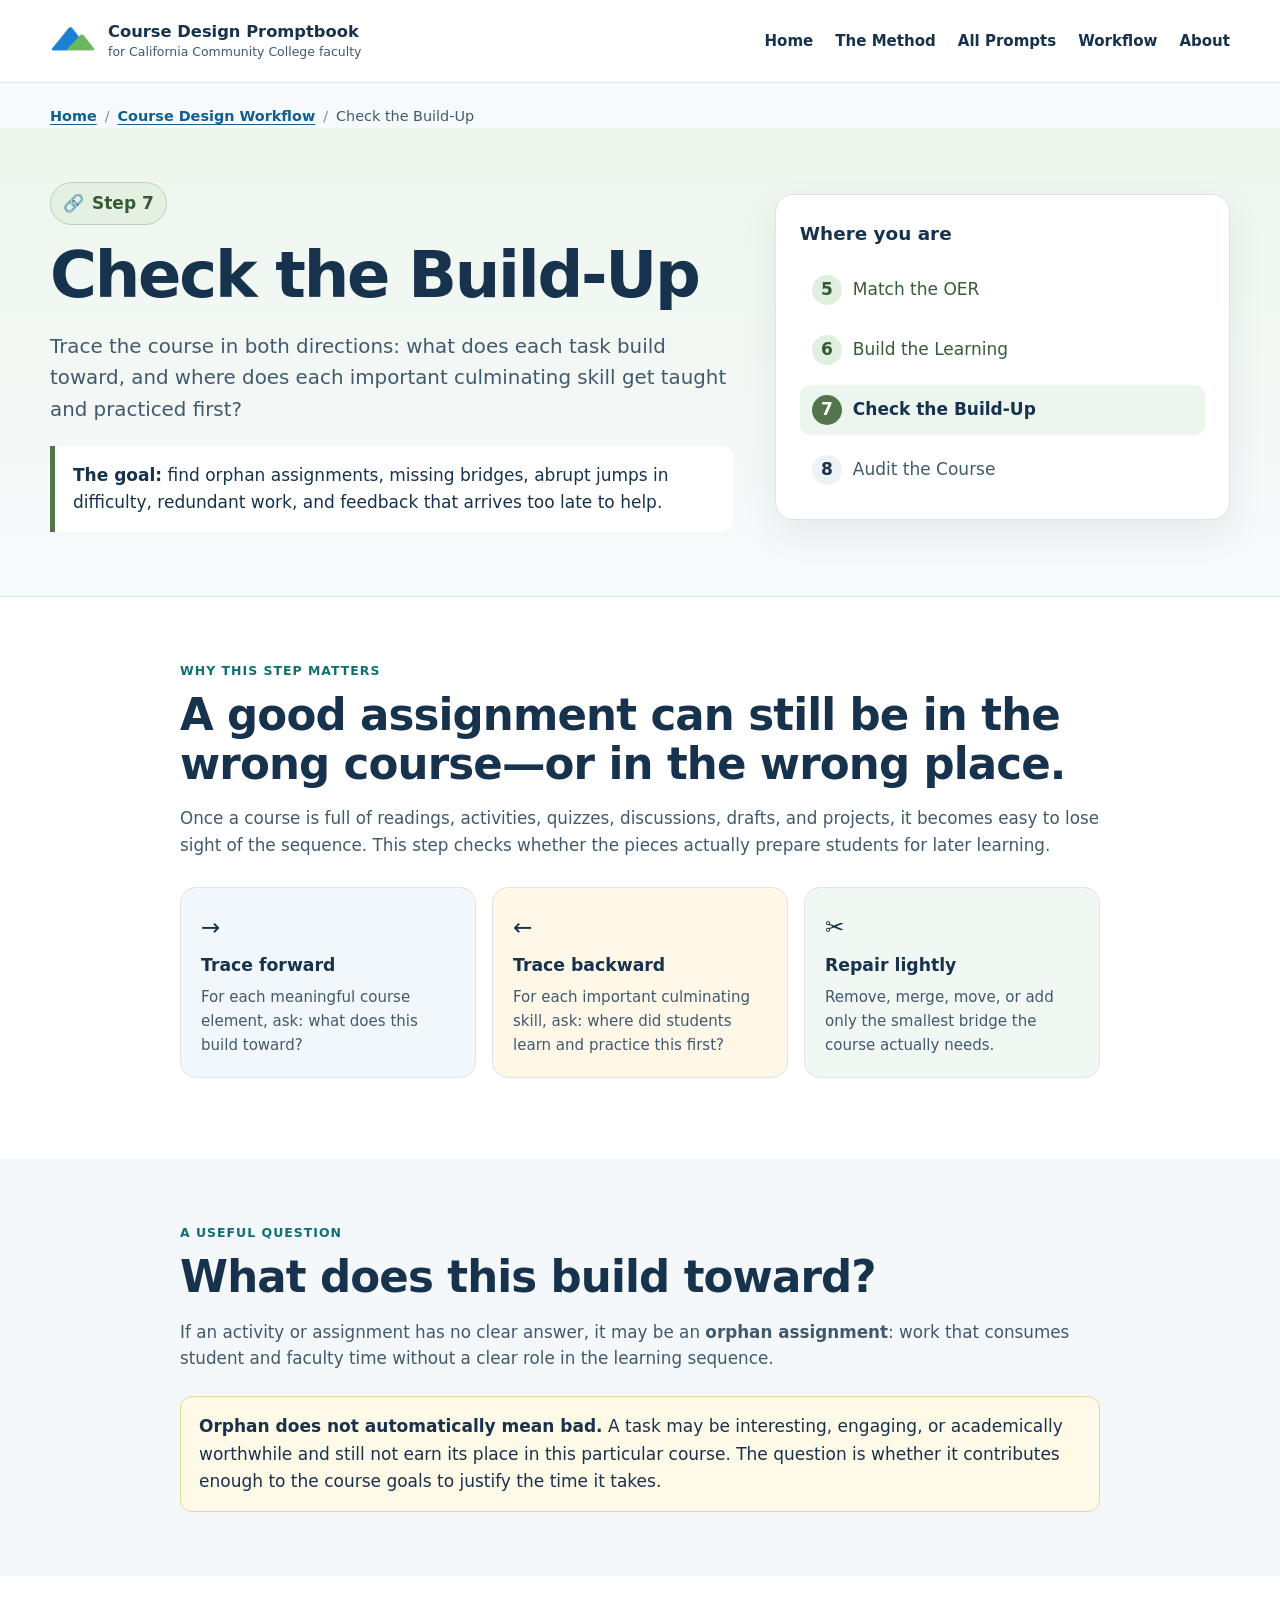
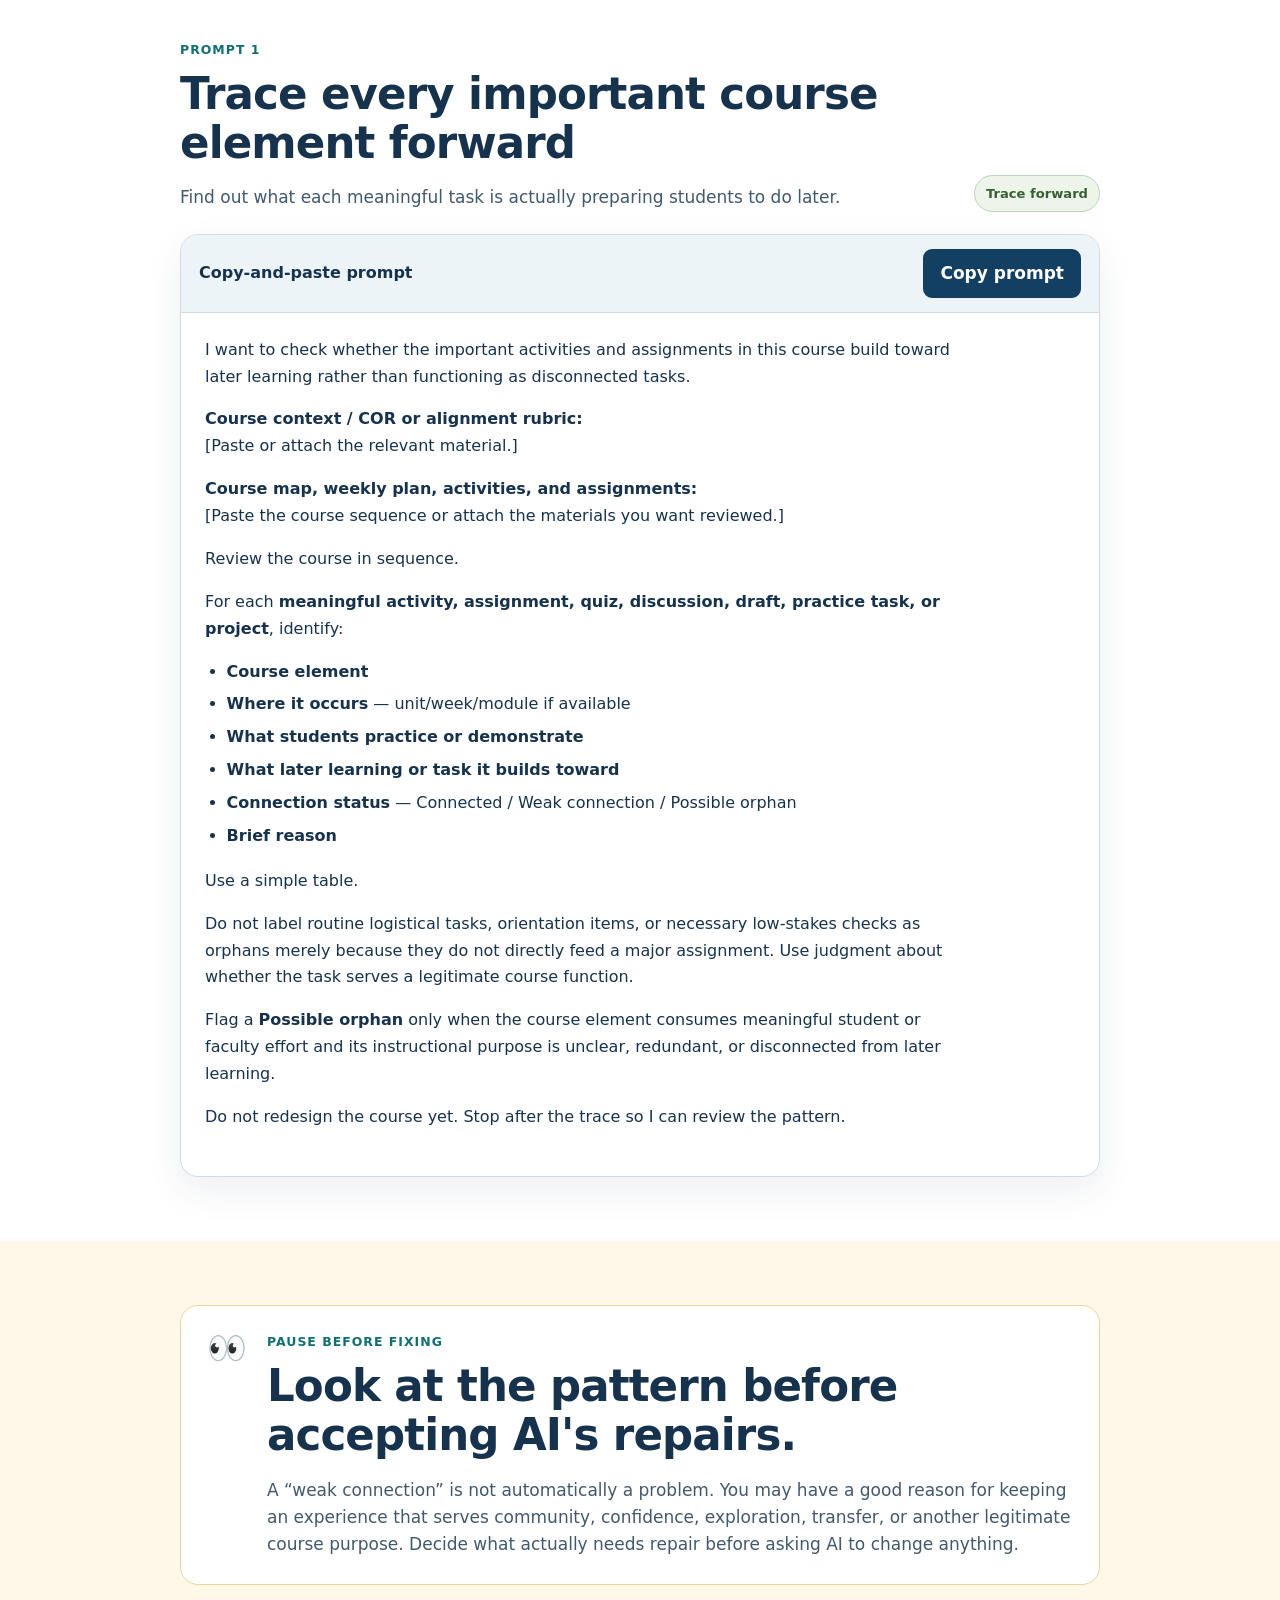
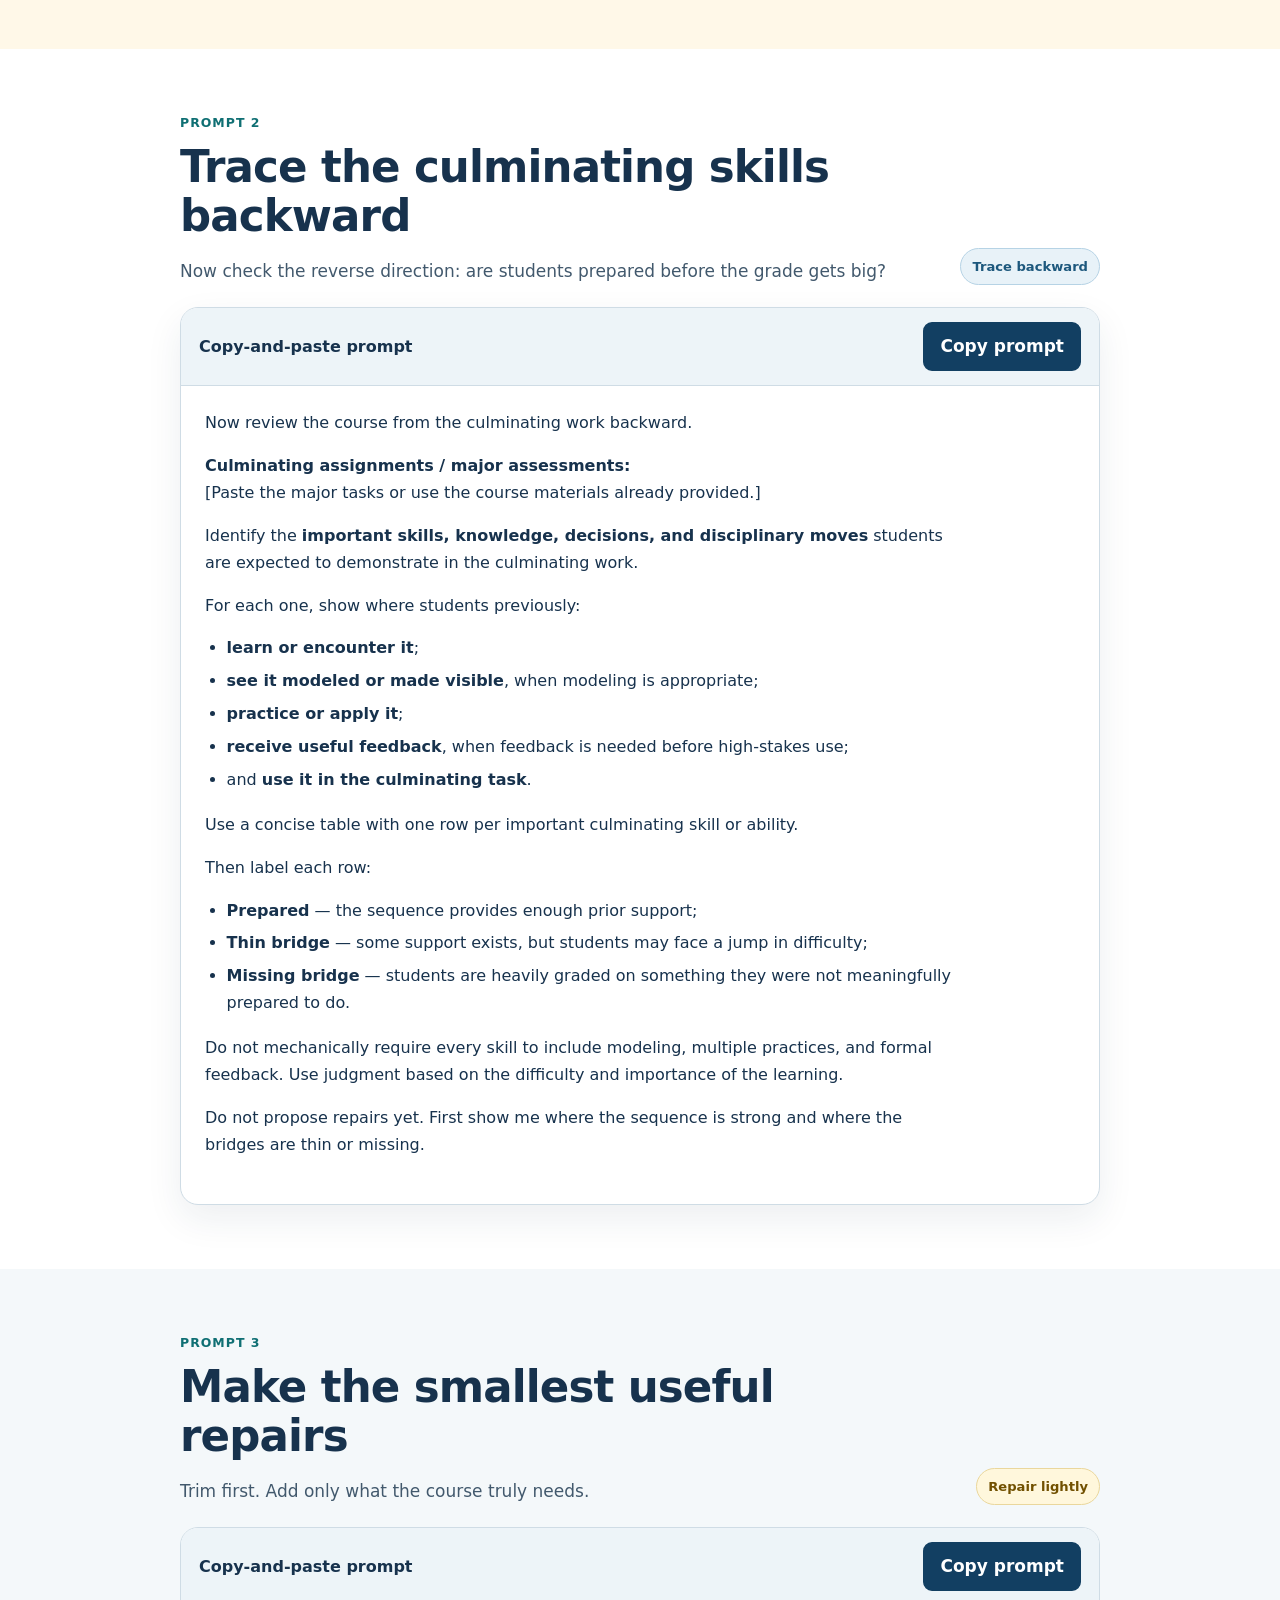
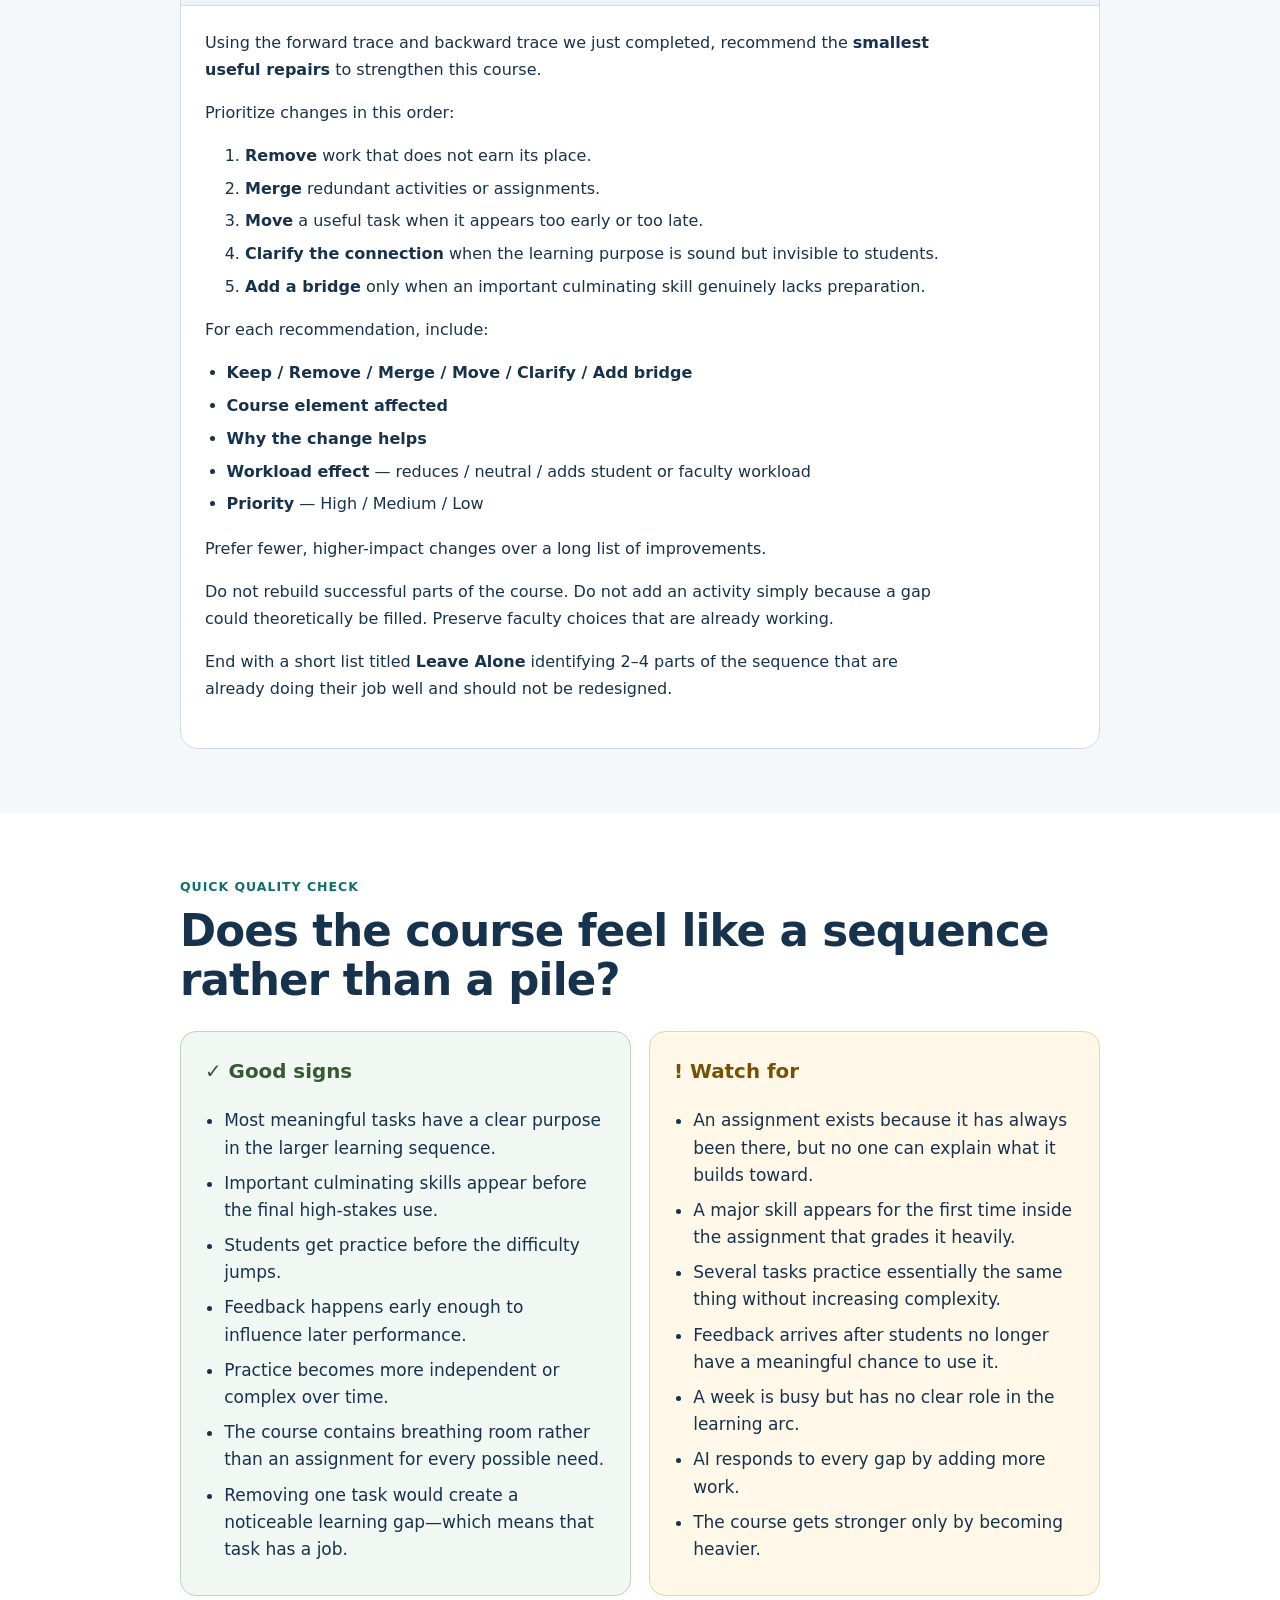
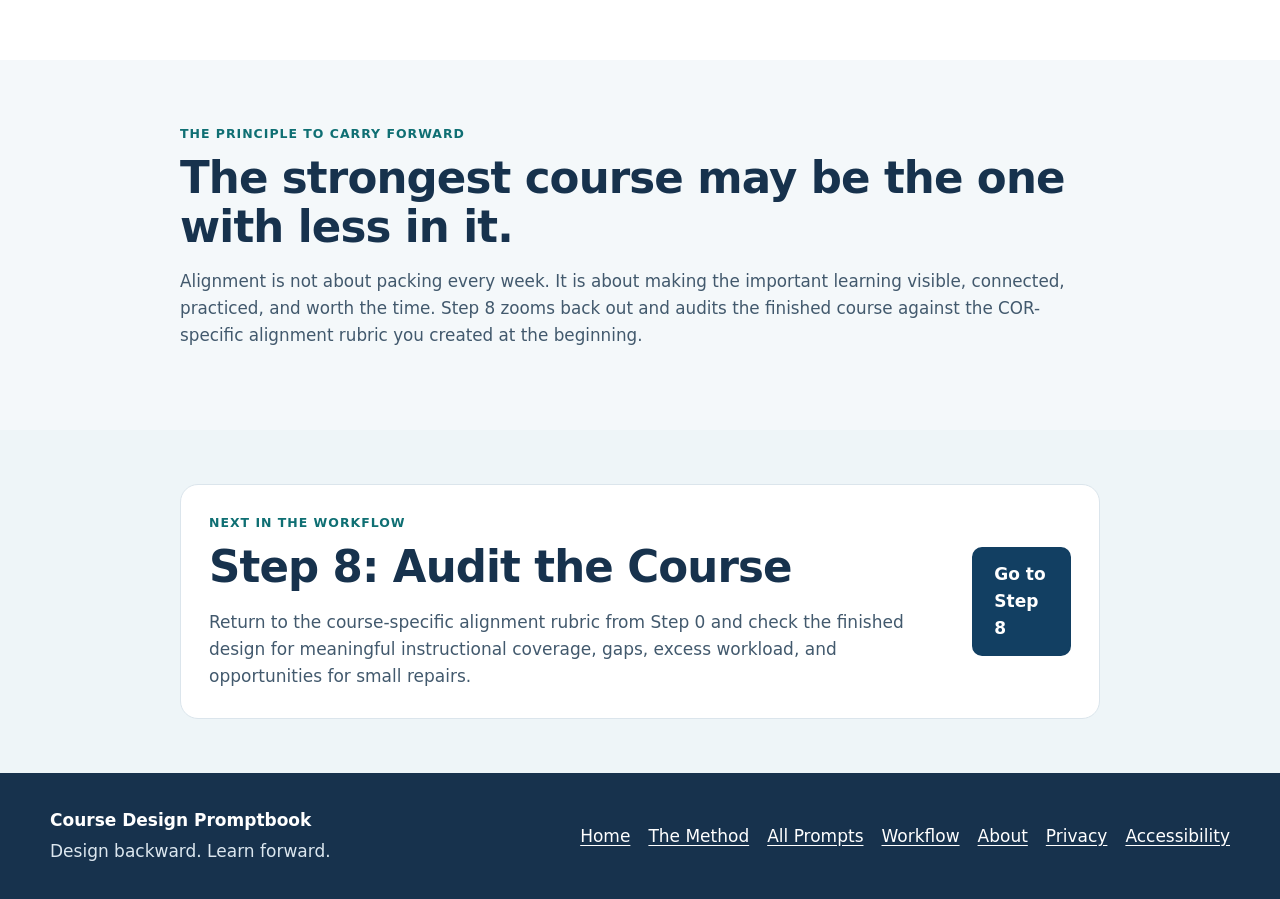
<file: check-the-build-up.html>
<!DOCTYPE html>

<html lang="en">
<head>
<meta charset="utf-8"/>
<meta content="width=device-width, initial-scale=1" name="viewport"/>
<meta content="Step 7 of the Course Design Promptbook: trace what each important activity and assignment builds toward, identify orphan tasks and missing bridges, and strengthen the course sequence with the smallest useful repairs." name="description"/>
<title>Check the Build-Up | Course Design Promptbook</title>
<link href="favicon14.png" rel="icon" type="image/png"/>
<link href="styles.css" rel="stylesheet"/>
</head>
<body>
<a class="skip-link" href="#main-content">Skip to main content</a>
<header class="site-header">
<div class="shell header-inner">
<a aria-label="Course Design Promptbook home" class="brand" href="index.html">
<img alt="" class="brand-mark" height="46" src="favicon14.png" width="46"/>
<span class="brand-text">
<strong>Course Design Promptbook</strong>
<span>for California Community College faculty</span>
</span>
</a>
<nav aria-label="Primary navigation" class="site-nav">
<a href="index.html">Home</a>
<a href="method.html">The Method</a>
<a href="all-prompts.html">All Prompts</a>
<a href="index.html#workflow">Workflow</a>
<a href="index.html#about">About</a>
</nav>
</div>
</header>
<main id="main-content">
<div class="shell breadcrumb-wrap">
<nav aria-label="Breadcrumb">
<ol class="breadcrumb">
<li><a href="index.html">Home</a></li>
<li><a href="index.html#workflow">Course Design Workflow</a></li>
<li aria-current="page">Check the Build-Up</li>
</ol>
</nav>
</div>
<section aria-labelledby="page-title" class="step-hero step-page-7">
<div class="shell step-hero-grid">
<div>
<div class="step-label"><span aria-hidden="true">🔗</span> Step 7</div>
<h1 id="page-title">Check the Build-Up</h1>
<p class="step-lede">Trace the course in both directions: what does each task build toward, and where does each important culminating skill get taught and practiced first?</p>
<p class="step-purpose"><strong>The goal:</strong> find orphan assignments, missing bridges, abrupt jumps in difficulty, redundant work, and feedback that arrives too late to help.</p>
</div>
<aside aria-labelledby="mini-path-title" class="mini-path">
<h2 id="mini-path-title">Where you are</h2>
<ol>
<li class="done"><span>5</span> Match the OER</li>
<li class="done"><span>6</span> Build the Learning</li>
<li aria-current="step" class="current"><span>7</span> Check the Build-Up</li>
<li><span>8</span> Audit the Course</li>
</ol>
</aside>
</div>
</section>
<section aria-labelledby="why-title" class="page-section">
<div class="shell narrow-shell">
<p class="eyebrow">Why this step matters</p>
<h2 id="why-title">A good assignment can still be in the wrong course—or in the wrong place.</h2>
<p>Once a course is full of readings, activities, quizzes, discussions, drafts, and projects, it becomes easy to lose sight of the sequence. This step checks whether the pieces actually prepare students for later learning.</p>
<ol aria-label="Check the Build-Up process" class="three-beat">
<li><span aria-hidden="true">→</span><strong>Trace forward</strong><p>For each meaningful course element, ask: what does this build toward?</p></li>
<li><span aria-hidden="true">←</span><strong>Trace backward</strong><p>For each important culminating skill, ask: where did students learn and practice this first?</p></li>
<li><span aria-hidden="true">✂</span><strong>Repair lightly</strong><p>Remove, merge, move, or add only the smallest bridge the course actually needs.</p></li>
</ol>
</div>
</section>
<section aria-labelledby="orphan-title" class="page-section soft-section">
<div class="shell narrow-shell">
<p class="eyebrow">A useful question</p>
<h2 id="orphan-title">What does this build toward?</h2>
<p>If an activity or assignment has no clear answer, it may be an <strong>orphan assignment</strong>: work that consumes student and faculty time without a clear role in the learning sequence.</p>
<div class="note-card">
<p><strong>Orphan does not automatically mean bad.</strong> A task may be interesting, engaging, or academically worthwhile and still not earn its place in this particular course. The question is whether it contributes enough to the course goals to justify the time it takes.</p>
</div>
</div>
</section>
<section aria-labelledby="prompt-one-title" class="page-section">
<div class="shell narrow-shell">
<div class="prompt-heading-row">
<div>
<p class="eyebrow">Prompt 1</p>
<h2 id="prompt-one-title">Trace every important course element forward</h2>
<p>Find out what each meaningful task is actually preparing students to do later.</p>
</div>
<span class="prompt-badge prompt-badge-green">Trace forward</span>
</div>
<article aria-labelledby="prompt-one-title" class="prompt-card">
<div class="prompt-toolbar">
<h3 id="prompt-one-label">Copy-and-paste prompt</h3>
<button aria-label="Copy Trace every important course element forward" class="copy-button" data-copy-target="prompt-one" data-status-target="status-one" type="button">Copy prompt</button>
</div>
<div class="prompt-text" id="prompt-one">
<p>I want to check whether the important activities and assignments in this course build toward later learning rather than functioning as disconnected tasks.</p>
<p><strong>Course context / COR or alignment rubric:</strong><br/>[Paste or attach the relevant material.]</p>
<p><strong>Course map, weekly plan, activities, and assignments:</strong><br/>[Paste the course sequence or attach the materials you want reviewed.]</p>
<p>Review the course in sequence.</p>
<p>For each <strong>meaningful activity, assignment, quiz, discussion, draft, practice task, or project</strong>, identify:</p>
<ul>
<li><strong>Course element</strong></li>
<li><strong>Where it occurs</strong> — unit/week/module if available</li>
<li><strong>What students practice or demonstrate</strong></li>
<li><strong>What later learning or task it builds toward</strong></li>
<li><strong>Connection status</strong> — Connected / Weak connection / Possible orphan</li>
<li><strong>Brief reason</strong></li>
</ul>
<p>Use a simple table.</p>
<p>Do not label routine logistical tasks, orientation items, or necessary low-stakes checks as orphans merely because they do not directly feed a major assignment. Use judgment about whether the task serves a legitimate course function.</p>
<p>Flag a <strong>Possible orphan</strong> only when the course element consumes meaningful student or faculty effort and its instructional purpose is unclear, redundant, or disconnected from later learning.</p>
<p>Do not redesign the course yet. Stop after the trace so I can review the pattern.</p>
</div>
<p aria-live="polite" class="copy-status" id="status-one" role="status"></p>
</article>
</div>
</section>
<section aria-labelledby="pause-title" class="page-section choice-section">
<div class="shell narrow-shell">
<div class="choice-callout">
<span aria-hidden="true" class="choice-icon">👀</span>
<div>
<p class="eyebrow">Pause before fixing</p>
<h2 id="pause-title">Look at the pattern before accepting AI's repairs.</h2>
<p>A “weak connection” is not automatically a problem. You may have a good reason for keeping an experience that serves community, confidence, exploration, transfer, or another legitimate course purpose. Decide what actually needs repair before asking AI to change anything.</p>
</div>
</div>
</div>
</section>
<section aria-labelledby="prompt-two-title" class="page-section">
<div class="shell narrow-shell">
<div class="prompt-heading-row">
<div>
<p class="eyebrow">Prompt 2</p>
<h2 id="prompt-two-title">Trace the culminating skills backward</h2>
<p>Now check the reverse direction: are students prepared before the grade gets big?</p>
</div>
<span class="prompt-badge prompt-badge-blue">Trace backward</span>
</div>
<article aria-labelledby="prompt-two-title" class="prompt-card">
<div class="prompt-toolbar">
<h3 id="prompt-two-label">Copy-and-paste prompt</h3>
<button aria-label="Copy Trace the culminating skills backward" class="copy-button" data-copy-target="prompt-two" data-status-target="status-two" type="button">Copy prompt</button>
</div>
<div class="prompt-text" id="prompt-two">
<p>Now review the course from the culminating work backward.</p>
<p><strong>Culminating assignments / major assessments:</strong><br/>[Paste the major tasks or use the course materials already provided.]</p>
<p>Identify the <strong>important skills, knowledge, decisions, and disciplinary moves</strong> students are expected to demonstrate in the culminating work.</p>
<p>For each one, show where students previously:</p>
<ul>
<li><strong>learn or encounter it</strong>;</li>
<li><strong>see it modeled or made visible</strong>, when modeling is appropriate;</li>
<li><strong>practice or apply it</strong>;</li>
<li><strong>receive useful feedback</strong>, when feedback is needed before high-stakes use;</li>
<li>and <strong>use it in the culminating task</strong>.</li>
</ul>
<p>Use a concise table with one row per important culminating skill or ability.</p>
<p>Then label each row:</p>
<ul>
<li><strong>Prepared</strong> — the sequence provides enough prior support;</li>
<li><strong>Thin bridge</strong> — some support exists, but students may face a jump in difficulty;</li>
<li><strong>Missing bridge</strong> — students are heavily graded on something they were not meaningfully prepared to do.</li>
</ul>
<p>Do not mechanically require every skill to include modeling, multiple practices, and formal feedback. Use judgment based on the difficulty and importance of the learning.</p>
<p>Do not propose repairs yet. First show me where the sequence is strong and where the bridges are thin or missing.</p>
</div>
<p aria-live="polite" class="copy-status" id="status-two" role="status"></p>
</article>
</div>
</section>
<section aria-labelledby="prompt-three-title" class="page-section soft-section">
<div class="shell narrow-shell">
<div class="prompt-heading-row">
<div>
<p class="eyebrow">Prompt 3</p>
<h2 id="prompt-three-title">Make the smallest useful repairs</h2>
<p>Trim first. Add only what the course truly needs.</p>
</div>
<span class="prompt-badge prompt-badge-gold">Repair lightly</span>
</div>
<article aria-labelledby="prompt-three-title" class="prompt-card">
<div class="prompt-toolbar">
<h3 id="prompt-three-label">Copy-and-paste prompt</h3>
<button aria-label="Copy Make the smallest useful repairs" class="copy-button" data-copy-target="prompt-three" data-status-target="status-three" type="button">Copy prompt</button>
</div>
<div class="prompt-text" id="prompt-three">
<p>Using the forward trace and backward trace we just completed, recommend the <strong>smallest useful repairs</strong> to strengthen this course.</p>
<p>Prioritize changes in this order:</p>
<ol>
<li><strong>Remove</strong> work that does not earn its place.</li>
<li><strong>Merge</strong> redundant activities or assignments.</li>
<li><strong>Move</strong> a useful task when it appears too early or too late.</li>
<li><strong>Clarify the connection</strong> when the learning purpose is sound but invisible to students.</li>
<li><strong>Add a bridge</strong> only when an important culminating skill genuinely lacks preparation.</li>
</ol>
<p>For each recommendation, include:</p>
<ul>
<li><strong>Keep / Remove / Merge / Move / Clarify / Add bridge</strong></li>
<li><strong>Course element affected</strong></li>
<li><strong>Why the change helps</strong></li>
<li><strong>Workload effect</strong> — reduces / neutral / adds student or faculty workload</li>
<li><strong>Priority</strong> — High / Medium / Low</li>
</ul>
<p>Prefer fewer, higher-impact changes over a long list of improvements.</p>
<p>Do not rebuild successful parts of the course. Do not add an activity simply because a gap could theoretically be filled. Preserve faculty choices that are already working.</p>
<p>End with a short list titled <strong>Leave Alone</strong> identifying 2–4 parts of the sequence that are already doing their job well and should not be redesigned.</p>
</div>
<p aria-live="polite" class="copy-status" id="status-three" role="status"></p>
</article>
</div>
</section>
<section aria-labelledby="signs-title" class="page-section">
<div class="shell narrow-shell">
<p class="eyebrow">Quick quality check</p>
<h2 id="signs-title">Does the course feel like a sequence rather than a pile?</h2>
<div class="signs-grid">
<article class="sign-card good-signs">
<h3><span aria-hidden="true">✓</span> Good signs</h3>
<ul>
<li>Most meaningful tasks have a clear purpose in the larger learning sequence.</li>
<li>Important culminating skills appear before the final high-stakes use.</li>
<li>Students get practice before the difficulty jumps.</li>
<li>Feedback happens early enough to influence later performance.</li>
<li>Practice becomes more independent or complex over time.</li>
<li>The course contains breathing room rather than an assignment for every possible need.</li>
<li>Removing one task would create a noticeable learning gap—which means that task has a job.</li>
</ul>
</article>
<article class="sign-card watch-signs">
<h3><span aria-hidden="true">!</span> Watch for</h3>
<ul>
<li>An assignment exists because it has always been there, but no one can explain what it builds toward.</li>
<li>A major skill appears for the first time inside the assignment that grades it heavily.</li>
<li>Several tasks practice essentially the same thing without increasing complexity.</li>
<li>Feedback arrives after students no longer have a meaningful chance to use it.</li>
<li>A week is busy but has no clear role in the learning arc.</li>
<li>AI responds to every gap by adding more work.</li>
<li>The course gets stronger only by becoming heavier.</li>
</ul>
</article>
</div>
</div>
</section>
<section aria-labelledby="principle-title" class="page-section soft-section">
<div class="shell narrow-shell">
<p class="eyebrow">The principle to carry forward</p>
<h2 id="principle-title">The strongest course may be the one with less in it.</h2>
<p>Alignment is not about packing every week. It is about making the important learning visible, connected, practiced, and worth the time. Step 8 zooms back out and audits the finished course against the COR-specific alignment rubric you created at the beginning.</p>
</div>
</section>
<section aria-labelledby="next-title" class="next-step-section">
<div class="shell narrow-shell next-step-card">
<div>
<p class="eyebrow">Next in the workflow</p>
<h2 id="next-title">Step 8: Audit the Course</h2>
<p>Return to the course-specific alignment rubric from Step 0 and check the finished design for meaningful instructional coverage, gaps, excess workload, and opportunities for small repairs.</p>
</div>
<a class="button button-primary" href="audit-the-course.html">Go to Step 8</a>
</div>
</section>
</main>
<footer class="site-footer">
<div class="shell footer-grid">
<div>
<strong>Course Design Promptbook</strong>
<p>Design backward. Learn forward.</p>
</div>
<nav aria-label="Footer navigation">
<a href="index.html">Home</a>
<a href="method.html">The Method</a>
<a href="all-prompts.html">All Prompts</a>
<a href="index.html#workflow">Workflow</a>
<a href="index.html#about">About</a>
<a href="privacy.html">Privacy</a><a href="accessibility.html">Accessibility</a></nav>
</div>
</footer>
<script defer="" src="script.js"></script>
</body>
</html>
</file>
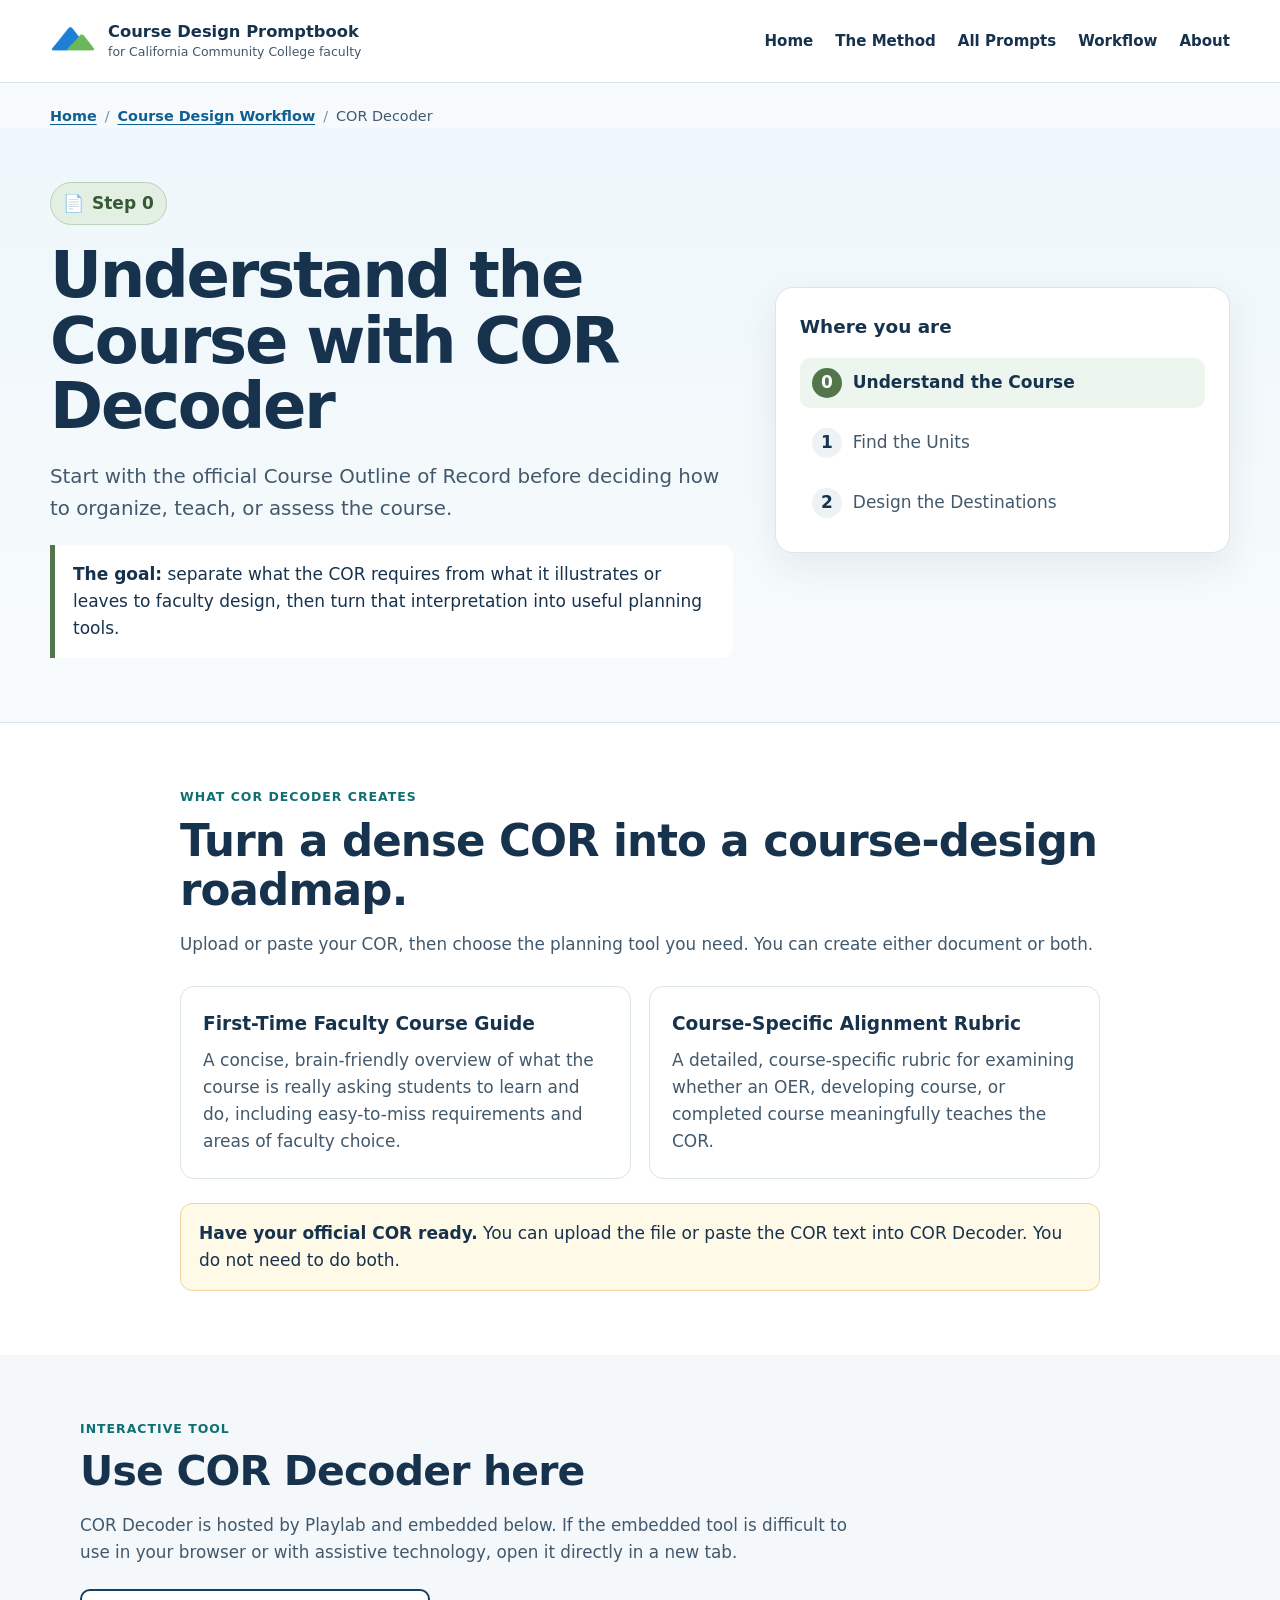
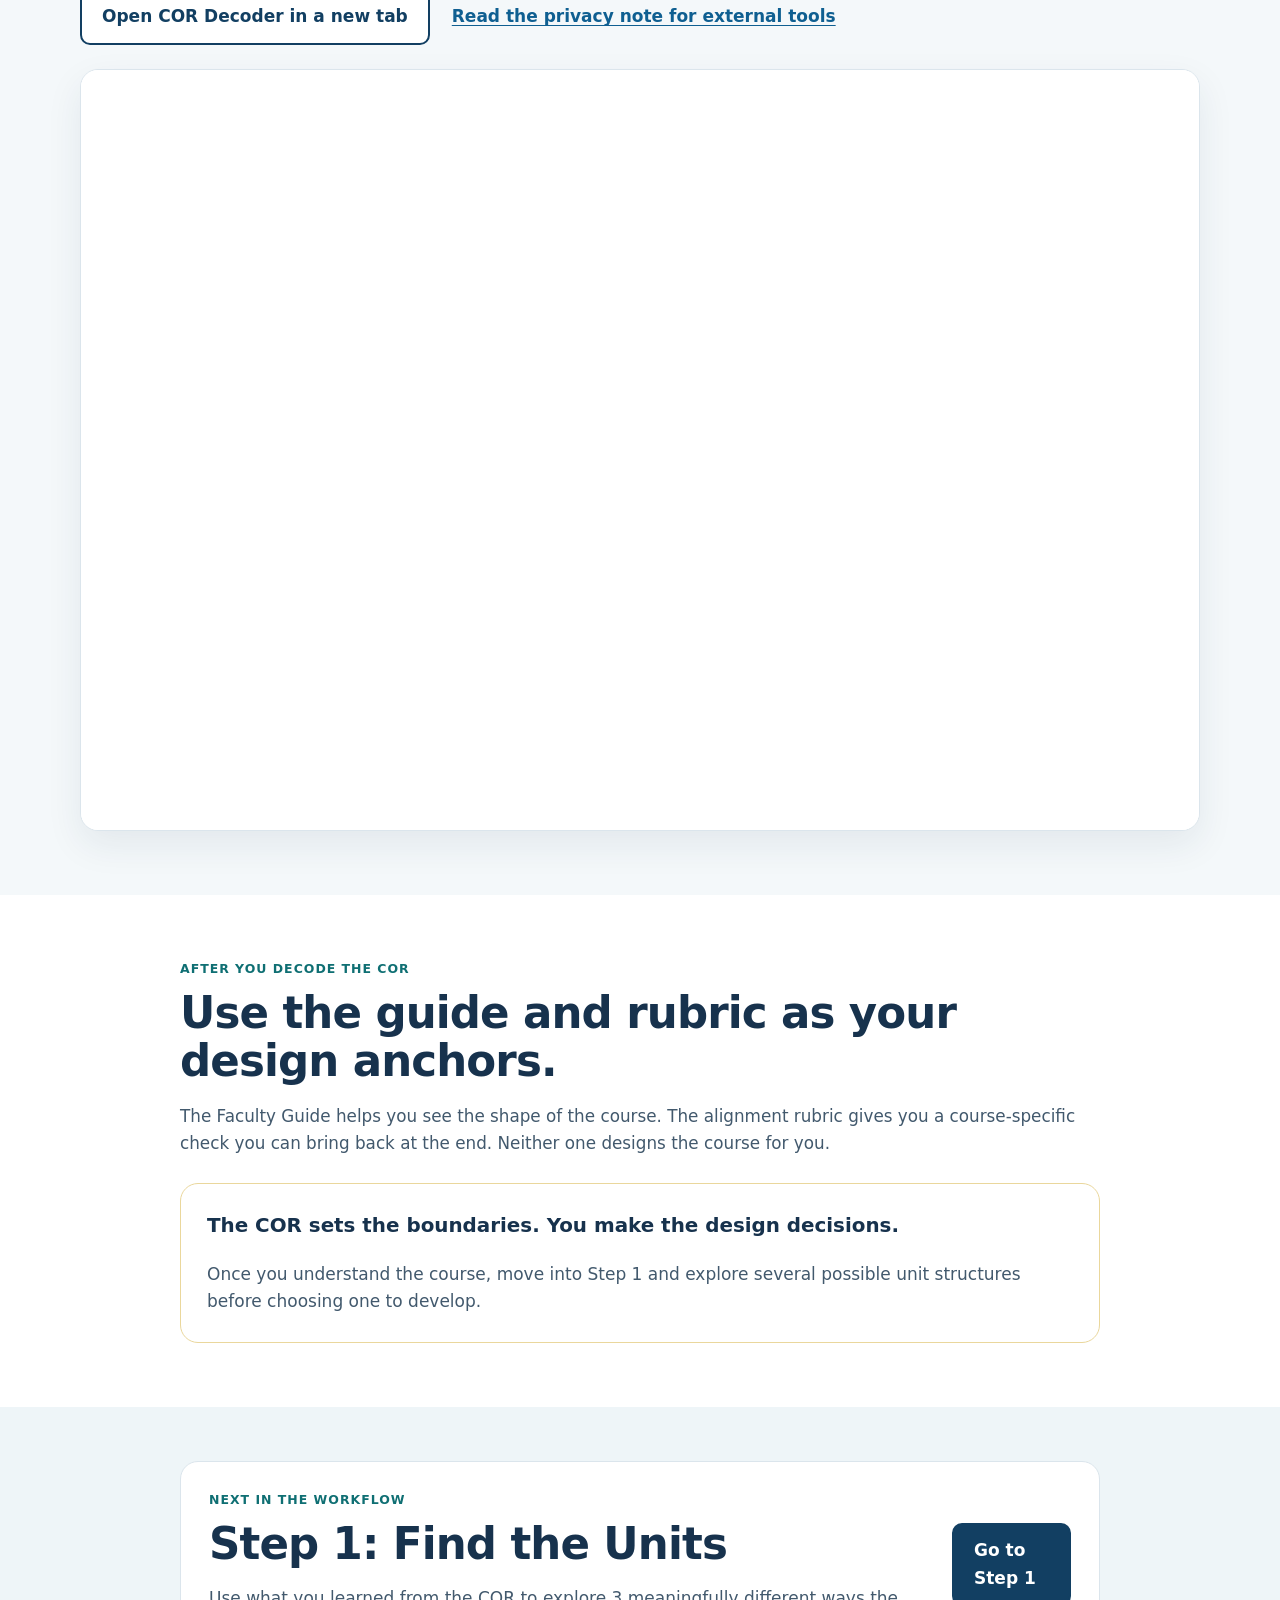
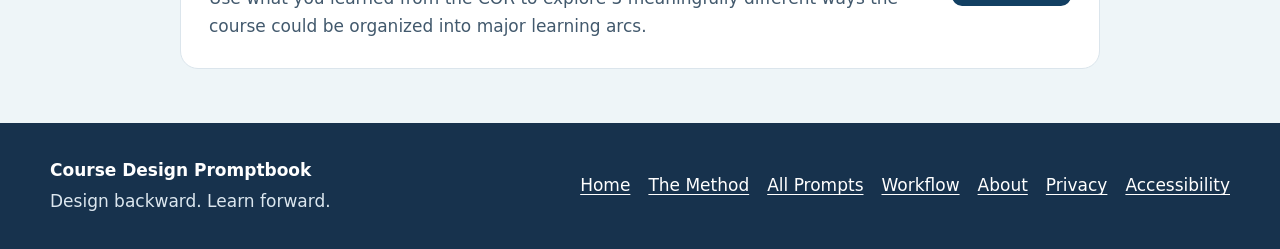
<file: cor-decoder.html>
<!doctype html>
<html lang="en">
<head>
  <meta charset="utf-8">
  <meta name="viewport" content="width=device-width, initial-scale=1">
  <meta name="description" content="Step 0 of the Course Design Promptbook: use COR Decoder to turn a California Community College Course Outline of Record into a faculty-friendly guide and course-specific alignment rubric.">
  <title>COR Decoder | Course Design Promptbook</title>
  <link rel="icon" type="image/png" href="favicon14.png">
  <link rel="stylesheet" href="styles.css">
</head>
<body>
  <a class="skip-link" href="#main-content">Skip to main content</a>

  <header class="site-header">
    <div class="shell header-inner">
      <a class="brand" href="index.html" aria-label="Course Design Promptbook home">
        <img class="brand-mark" src="favicon14.png" alt="" width="46" height="46">
        <span class="brand-text">
          <strong>Course Design Promptbook</strong>
          <span>for California Community College faculty</span>
        </span>
      </a>
      <nav class="site-nav" aria-label="Primary navigation">
        <a href="index.html">Home</a>
        <a href="method.html">The Method</a>
        <a href="all-prompts.html">All Prompts</a>
        <a href="index.html#workflow">Workflow</a>
        <a href="index.html#about">About</a>
      </nav>
    </div>
  </header>

  <main id="main-content">
    <div class="shell breadcrumb-wrap">
      <nav aria-label="Breadcrumb">
        <ol class="breadcrumb">
          <li><a href="index.html">Home</a></li>
          <li><a href="index.html#workflow">Course Design Workflow</a></li>
          <li aria-current="page">COR Decoder</li>
        </ol>
      </nav>
    </div>

    <section class="step-hero step-page-0" aria-labelledby="page-title">
      <div class="shell step-hero-grid">
        <div>
          <div class="step-label"><span aria-hidden="true">📄</span> Step 0</div>
          <h1 id="page-title">Understand the Course with COR Decoder</h1>
          <p class="step-lede">Start with the official Course Outline of Record before deciding how to organize, teach, or assess the course.</p>
          <p class="step-purpose"><strong>The goal:</strong> separate what the COR requires from what it illustrates or leaves to faculty design, then turn that interpretation into useful planning tools.</p>
        </div>
        <aside class="mini-path" aria-labelledby="mini-path-title">
          <h2 id="mini-path-title">Where you are</h2>
          <ol>
            <li class="current" aria-current="step"><span>0</span> Understand the Course</li>
            <li><span>1</span> Find the Units</li>
            <li><span>2</span> Design the Destinations</li>
          </ol>
        </aside>
      </div>
    </section>

    <section class="page-section" aria-labelledby="what-title">
      <div class="shell narrow-shell">
        <p class="eyebrow">What COR Decoder creates</p>
        <h2 id="what-title">Turn a dense COR into a course-design roadmap.</h2>
        <p>Upload or paste your COR, then choose the planning tool you need. You can create either document or both.</p>
        <div class="policy-feature-grid decoder-output-grid">
          <article>
            <h3>First-Time Faculty Course Guide</h3>
            <p>A concise, brain-friendly overview of what the course is really asking students to learn and do, including easy-to-miss requirements and areas of faculty choice.</p>
          </article>
          <article>
            <h3>Course-Specific Alignment Rubric</h3>
            <p>A detailed, course-specific rubric for examining whether an OER, developing course, or completed course meaningfully teaches the COR.</p>
          </article>
        </div>
        <div class="note-card decoder-note">
          <p><strong>Have your official COR ready.</strong> You can upload the file or paste the COR text into COR Decoder. You do not need to do both.</p>
        </div>
      </div>
    </section>

    <section class="page-section soft-section" aria-labelledby="tool-title">
      <div class="shell decoder-shell">
        <div class="section-heading compact">
          <p class="eyebrow">Interactive tool</p>
          <h2 id="tool-title">Use COR Decoder here</h2>
          <p>COR Decoder is hosted by Playlab and embedded below. If the embedded tool is difficult to use in your browser or with assistive technology, open it directly in a new tab.</p>
        </div>

        <div class="decoder-actions">
          <a class="button button-secondary" href="https://www.playlab.ai/project/cmtos86x52ekpjv0wrk4qs2xu" target="_blank" rel="noopener">Open COR Decoder in a new tab</a>
          <a class="text-link" href="privacy.html">Read the privacy note for external tools</a>
        </div>

        <div class="decoder-embed-wrap">
          <iframe
            class="decoder-embed"
            src="https://www.playlab.ai/embedded/cmtos86x52ekpjv0wrk4qs2xu"
            title="COR Decoder interactive course outline tool hosted by Playlab"
            allow="clipboard-write"
            loading="lazy">
          </iframe>
        </div>
      </div>
    </section>

    <section class="page-section" aria-labelledby="after-title">
      <div class="shell narrow-shell">
        <p class="eyebrow">After you decode the COR</p>
        <h2 id="after-title">Use the guide and rubric as your design anchors.</h2>
        <p>The Faculty Guide helps you see the shape of the course. The alignment rubric gives you a course-specific check you can bring back at the end. Neither one designs the course for you.</p>
        <div class="choice-callout decoder-principle">
          <div>
            <h3>The COR sets the boundaries. You make the design decisions.</h3>
            <p>Once you understand the course, move into Step 1 and explore several possible unit structures before choosing one to develop.</p>
          </div>
        </div>
      </div>
    </section>

    <section class="next-step-section" aria-labelledby="next-title">
      <div class="shell narrow-shell next-step-card">
        <div>
          <p class="eyebrow">Next in the workflow</p>
          <h2 id="next-title">Step 1: Find the Units</h2>
          <p>Use what you learned from the COR to explore 3 meaningfully different ways the course could be organized into major learning arcs.</p>
        </div>
        <a class="button button-primary" href="find-the-units.html">Go to Step 1</a>
      </div>
    </section>
  </main>

  <footer class="site-footer">
    <div class="shell footer-grid">
      <div>
        <strong>Course Design Promptbook</strong>
        <p>Design backward. Learn forward.</p>
      </div>
      <nav aria-label="Footer navigation">
        <a href="index.html">Home</a>
        <a href="method.html">The Method</a>
        <a href="all-prompts.html">All Prompts</a>
        <a href="index.html#workflow">Workflow</a>
        <a href="index.html#about">About</a>
        <a href="privacy.html">Privacy</a>
        <a href="accessibility.html">Accessibility</a>
      </nav>
    </div>
  </footer>
</body>
</html>
</file>
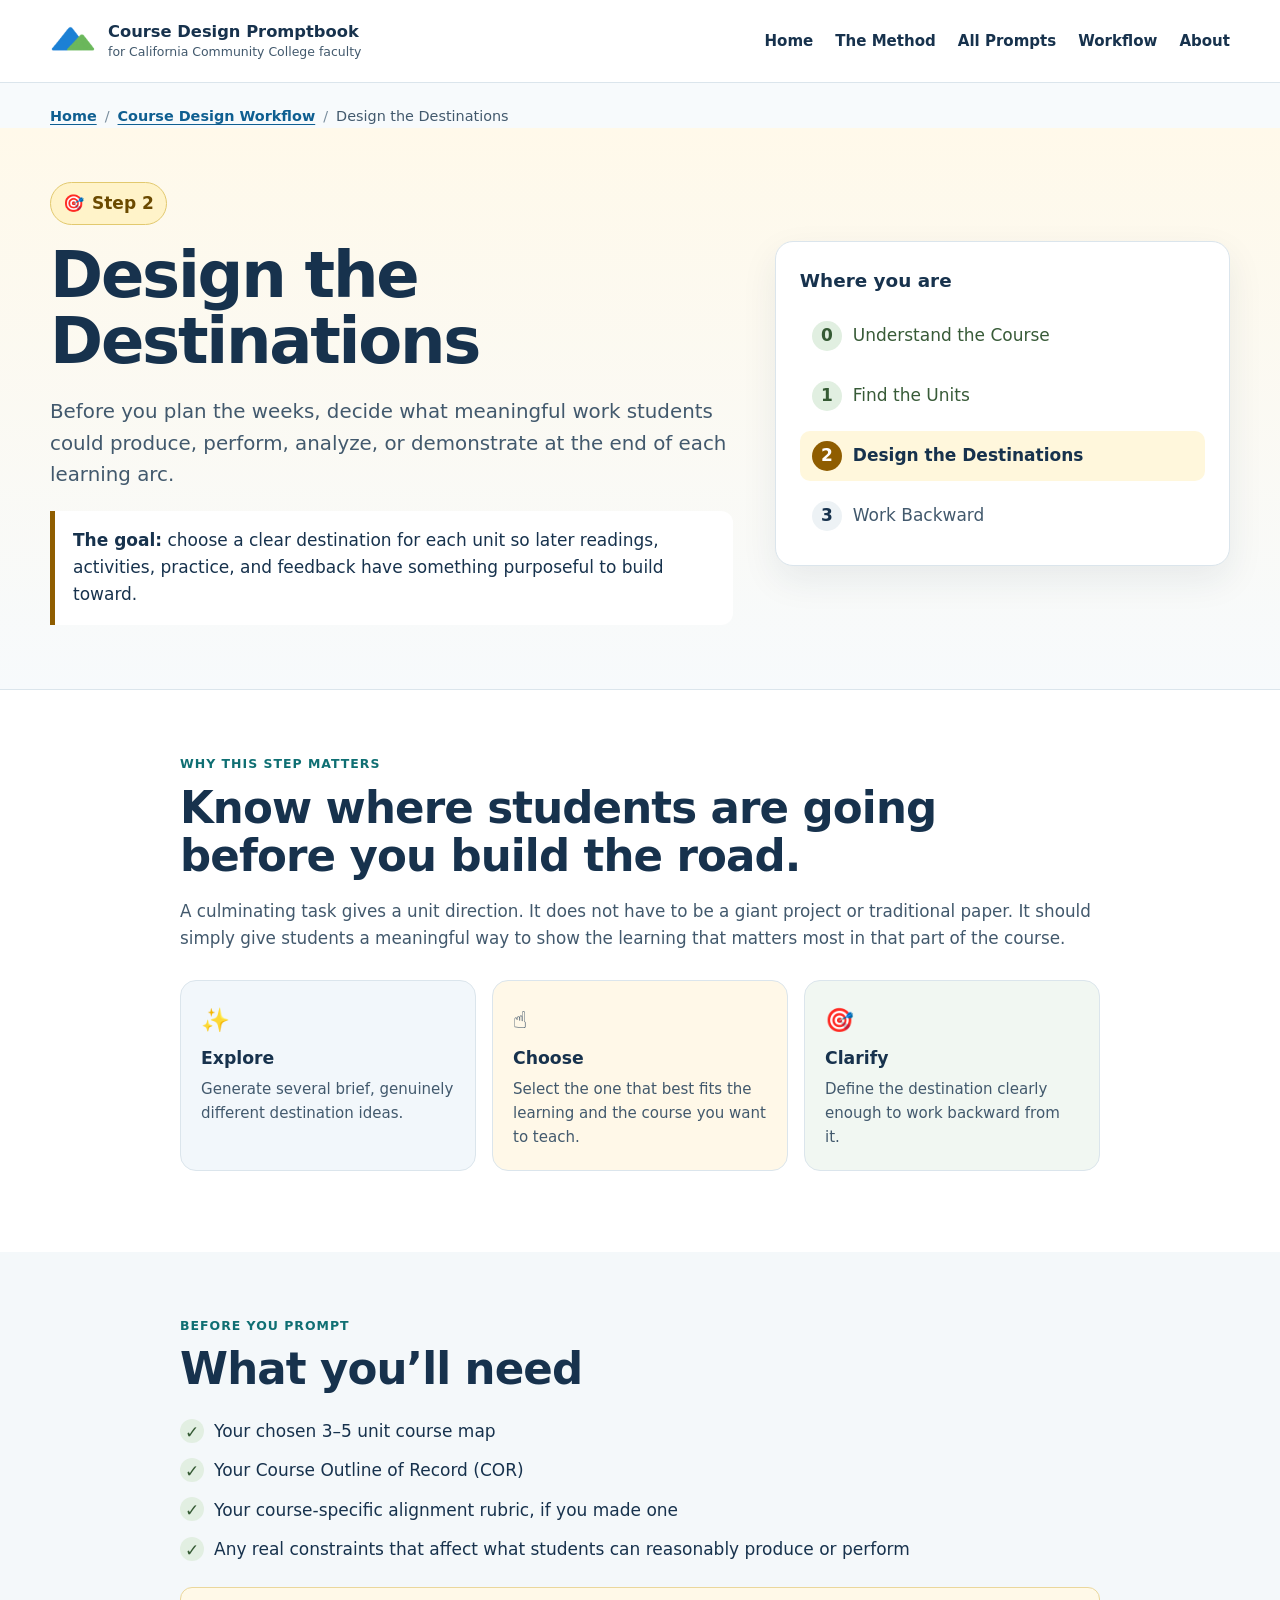
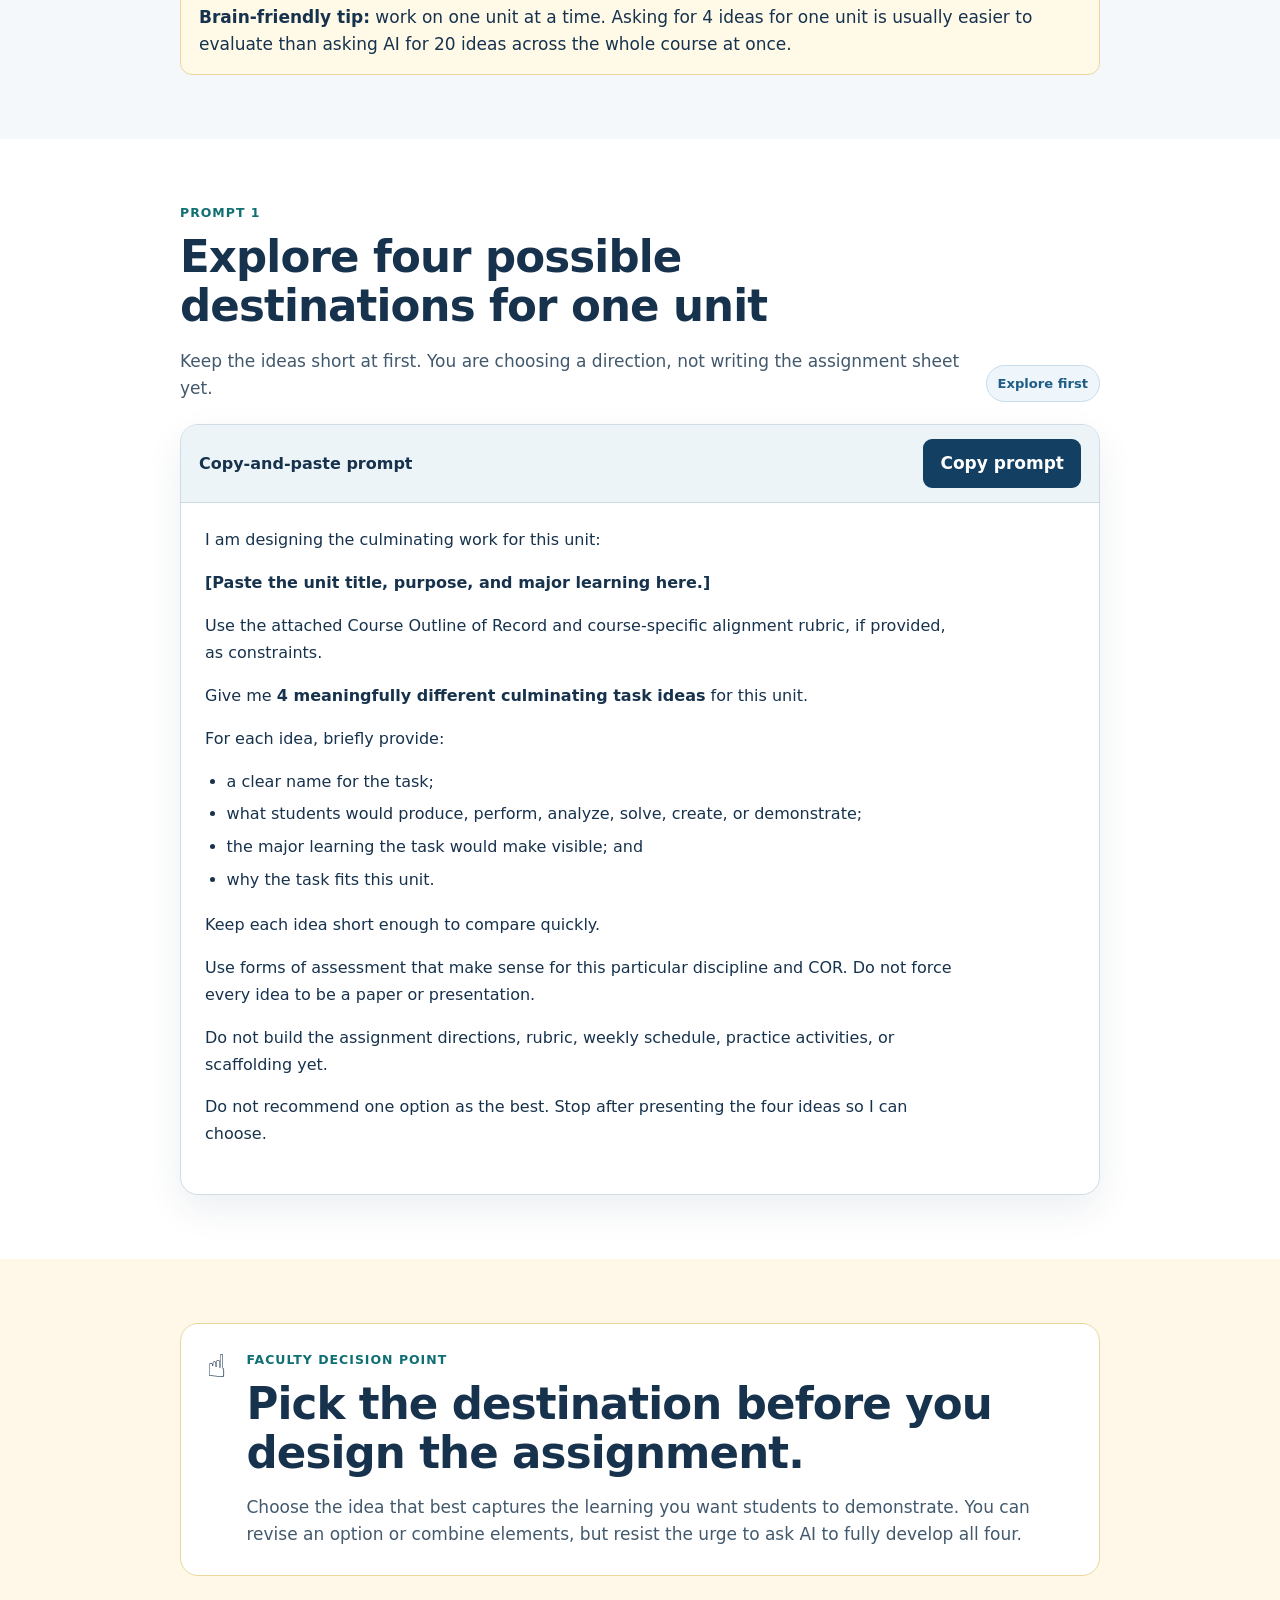
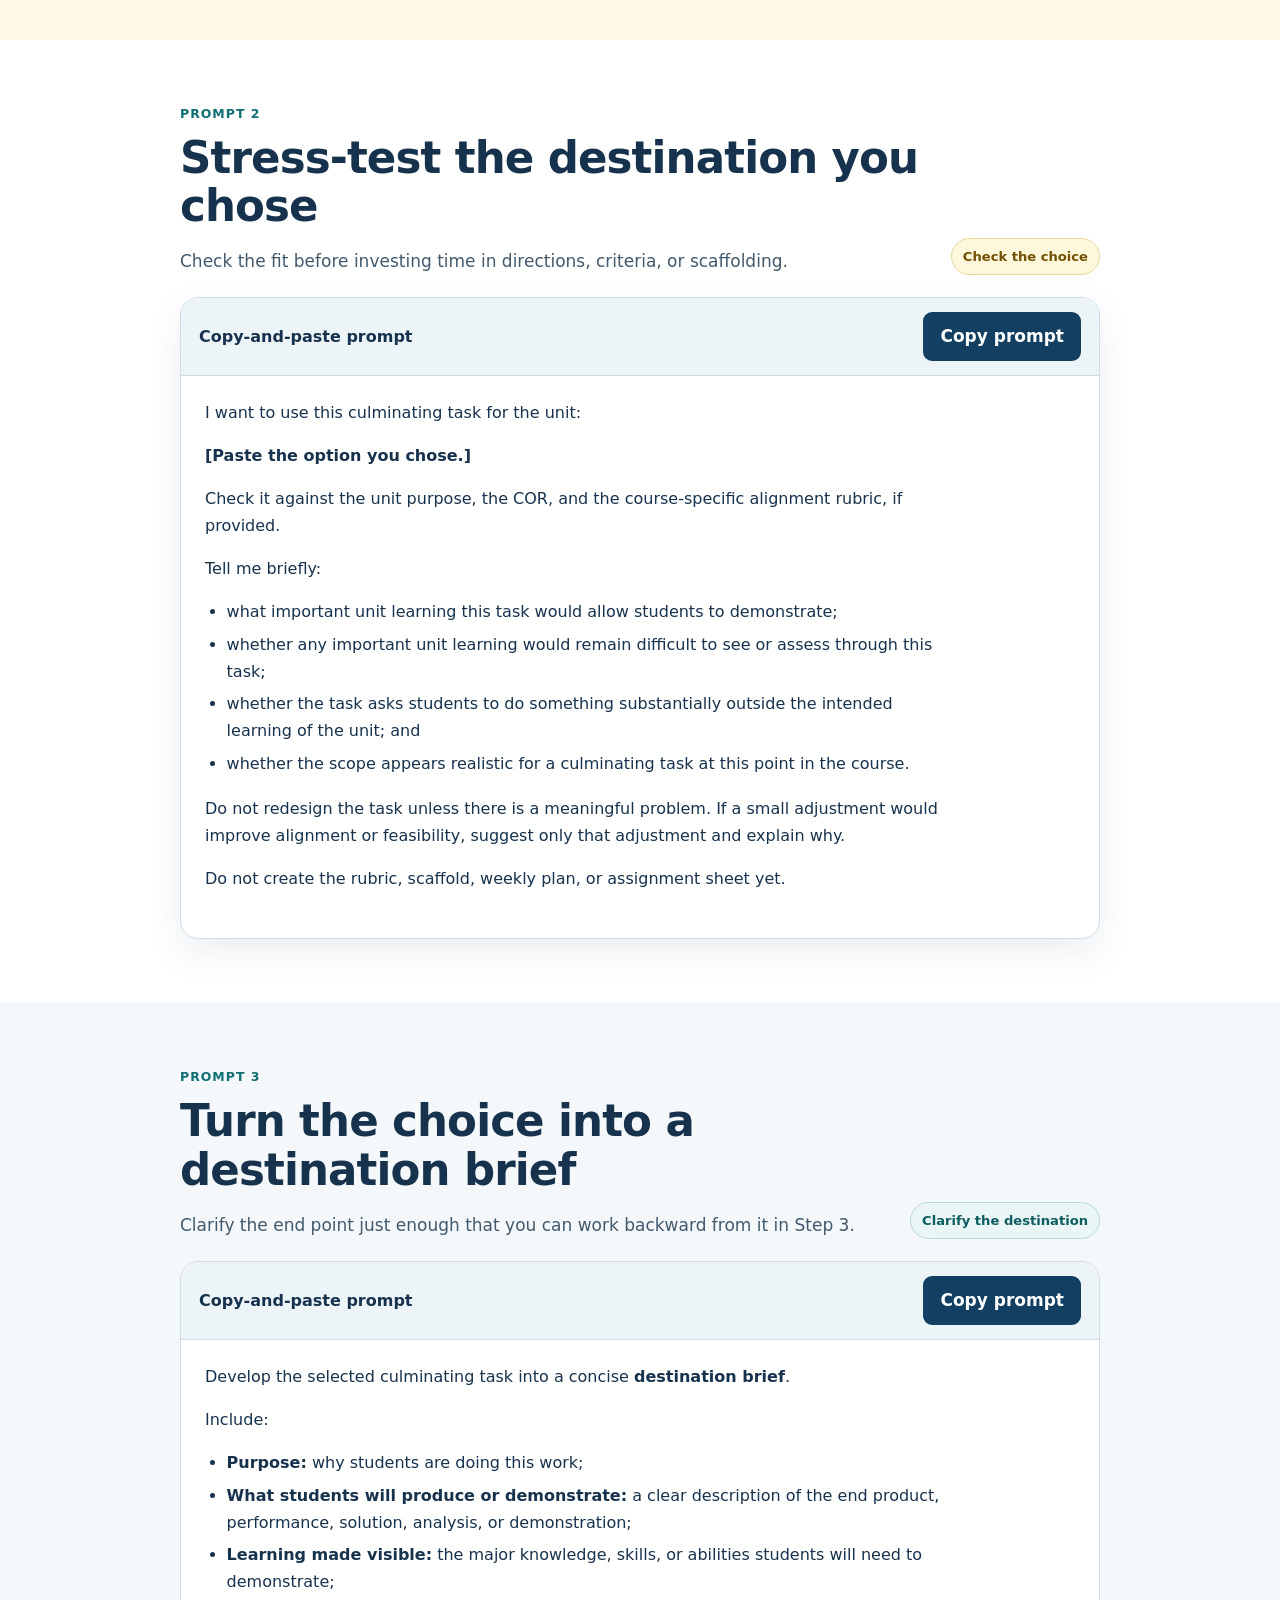
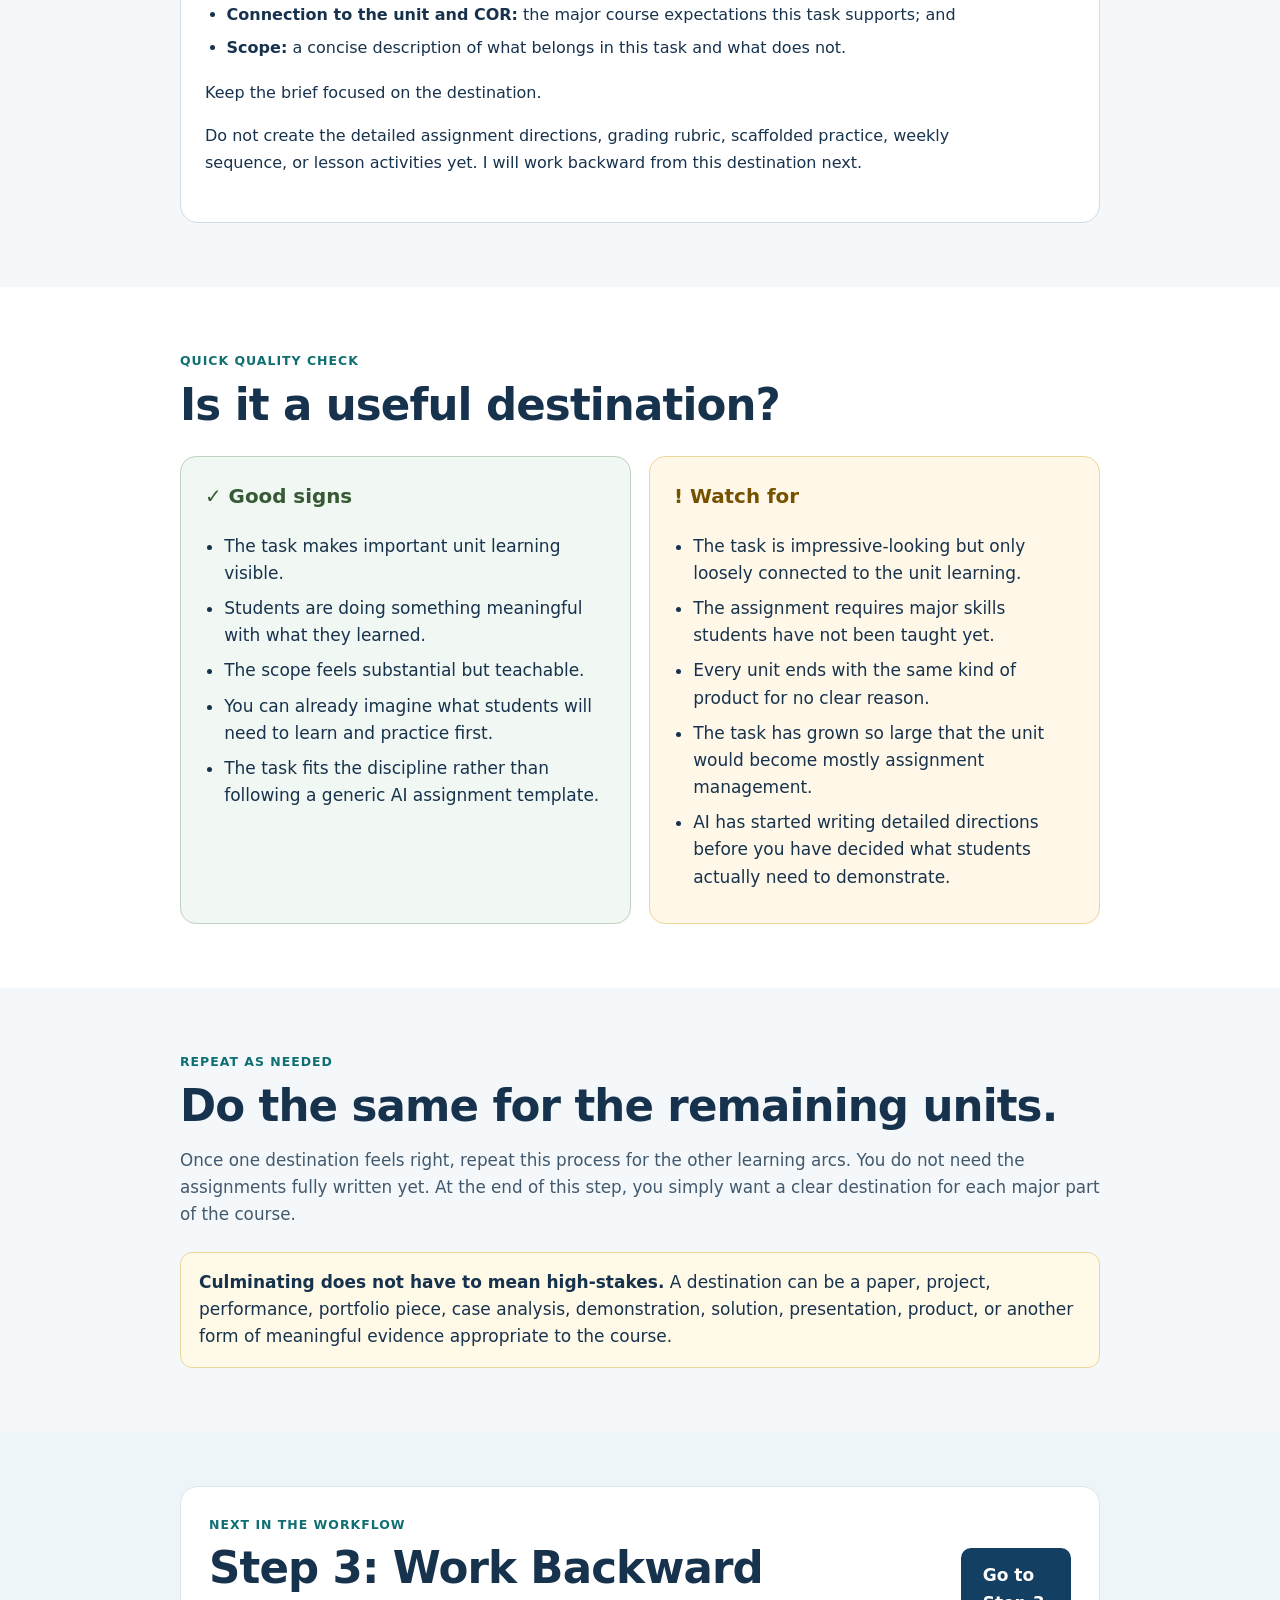
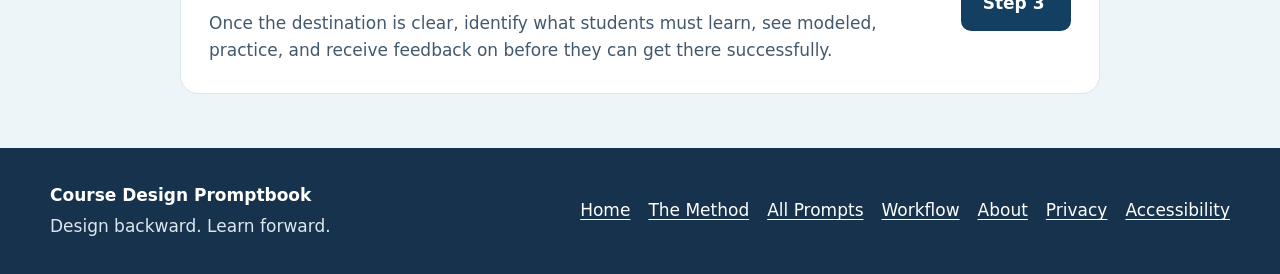
<file: design-the-destinations.html>
<!DOCTYPE html>

<html lang="en">
<head>
<meta charset="utf-8"/>
<meta content="width=device-width, initial-scale=1" name="viewport"/>
<meta content="Step 2 of the Course Design Promptbook: use AI to explore, choose, and develop meaningful culminating work for each unit or learning arc." name="description"/>
<title>Design the Destinations | Course Design Promptbook</title>
<link href="favicon14.png" rel="icon" type="image/png"/>
<link href="styles.css" rel="stylesheet"/>
</head>
<body>
<a class="skip-link" href="#main-content">Skip to main content</a>
<header class="site-header">
<div class="shell header-inner">
<a aria-label="Course Design Promptbook home" class="brand" href="index.html">
<img alt="" class="brand-mark" height="46" src="favicon14.png" width="46"/>
<span class="brand-text">
<strong>Course Design Promptbook</strong>
<span>for California Community College faculty</span>
</span>
</a>
<nav aria-label="Primary navigation" class="site-nav">
<a href="index.html">Home</a>
<a href="method.html">The Method</a>
<a href="all-prompts.html">All Prompts</a>
<a href="index.html#workflow">Workflow</a>
<a href="index.html#about">About</a>
</nav>
</div>
</header>
<main id="main-content">
<div class="shell breadcrumb-wrap">
<nav aria-label="Breadcrumb">
<ol class="breadcrumb">
<li><a href="index.html">Home</a></li>
<li><a href="index.html#workflow">Course Design Workflow</a></li>
<li aria-current="page">Design the Destinations</li>
</ol>
</nav>
</div>
<section aria-labelledby="page-title" class="step-hero step-page-2">
<div class="shell step-hero-grid">
<div>
<div class="step-label"><span aria-hidden="true">🎯</span> Step 2</div>
<h1 id="page-title">Design the Destinations</h1>
<p class="step-lede">Before you plan the weeks, decide what meaningful work students could produce, perform, analyze, or demonstrate at the end of each learning arc.</p>
<p class="step-purpose"><strong>The goal:</strong> choose a clear destination for each unit so later readings, activities, practice, and feedback have something purposeful to build toward.</p>
</div>
<aside aria-labelledby="mini-path-title" class="mini-path">
<h2 id="mini-path-title">Where you are</h2>
<ol>
<li class="done"><span>0</span> Understand the Course</li>
<li class="done"><span>1</span> Find the Units</li>
<li aria-current="step" class="current"><span>2</span> Design the Destinations</li>
<li><span>3</span> Work Backward</li>
</ol>
</aside>
</div>
</section>
<section aria-labelledby="why-title" class="page-section">
<div class="shell narrow-shell">
<p class="eyebrow">Why this step matters</p>
<h2 id="why-title">Know where students are going before you build the road.</h2>
<p>A culminating task gives a unit direction. It does not have to be a giant project or traditional paper. It should simply give students a meaningful way to show the learning that matters most in that part of the course.</p>
<ol aria-label="Design the Destinations process" class="three-beat">
<li><span aria-hidden="true">✨</span><strong>Explore</strong><p>Generate several brief, genuinely different destination ideas.</p></li>
<li><span aria-hidden="true">☝️</span><strong>Choose</strong><p>Select the one that best fits the learning and the course you want to teach.</p></li>
<li><span aria-hidden="true">🎯</span><strong>Clarify</strong><p>Define the destination clearly enough to work backward from it.</p></li>
</ol>
</div>
</section>
<section aria-labelledby="need-title" class="page-section soft-section">
<div class="shell narrow-shell">
<p class="eyebrow">Before you prompt</p>
<h2 id="need-title">What you’ll need</h2>
<ul class="check-list">
<li>Your chosen 3–5 unit course map</li>
<li>Your Course Outline of Record (COR)</li>
<li>Your course-specific alignment rubric, if you made one</li>
<li>Any real constraints that affect what students can reasonably produce or perform</li>
</ul>
<div class="note-card">
<p><strong>Brain-friendly tip:</strong> work on one unit at a time. Asking for 4 ideas for one unit is usually easier to evaluate than asking AI for 20 ideas across the whole course at once.</p>
</div>
</div>
</section>
<section aria-labelledby="prompt-one-title" class="page-section">
<div class="shell narrow-shell">
<div class="prompt-heading-row">
<div>
<p class="eyebrow">Prompt 1</p>
<h2 id="prompt-one-title">Explore four possible destinations for one unit</h2>
<p>Keep the ideas short at first. You are choosing a direction, not writing the assignment sheet yet.</p>
</div>
<span class="prompt-badge">Explore first</span>
</div>
<article aria-labelledby="prompt-one-title" class="prompt-card">
<div class="prompt-toolbar">
<h3 id="prompt-one-label">Copy-and-paste prompt</h3>
<button aria-label="Copy Explore four possible destinations for one unit" class="copy-button" data-copy-target="prompt-one" data-status-target="status-one" type="button">Copy prompt</button>
</div>
<div class="prompt-text" id="prompt-one">
<p>I am designing the culminating work for this unit:</p>
<p><strong>[Paste the unit title, purpose, and major learning here.]</strong></p>
<p>Use the attached Course Outline of Record and course-specific alignment rubric, if provided, as constraints.</p>
<p>Give me <strong>4 meaningfully different culminating task ideas</strong> for this unit.</p>
<p>For each idea, briefly provide:</p>
<ul>
<li>a clear name for the task;</li>
<li>what students would produce, perform, analyze, solve, create, or demonstrate;</li>
<li>the major learning the task would make visible; and</li>
<li>why the task fits this unit.</li>
</ul>
<p>Keep each idea short enough to compare quickly.</p>
<p>Use forms of assessment that make sense for this particular discipline and COR. Do not force every idea to be a paper or presentation.</p>
<p>Do not build the assignment directions, rubric, weekly schedule, practice activities, or scaffolding yet.</p>
<p>Do not recommend one option as the best. Stop after presenting the four ideas so I can choose.</p>
</div>
<p aria-live="polite" class="copy-status" id="status-one" role="status"></p>
</article>
</div>
</section>
<section aria-labelledby="choose-title" class="page-section choice-section">
<div class="shell narrow-shell">
<div class="choice-callout">
<span aria-hidden="true" class="choice-icon">☝️</span>
<div>
<p class="eyebrow">Faculty decision point</p>
<h2 id="choose-title">Pick the destination before you design the assignment.</h2>
<p>Choose the idea that best captures the learning you want students to demonstrate. You can revise an option or combine elements, but resist the urge to ask AI to fully develop all four.</p>
</div>
</div>
</div>
</section>
<section aria-labelledby="prompt-two-title" class="page-section">
<div class="shell narrow-shell">
<div class="prompt-heading-row">
<div>
<p class="eyebrow">Prompt 2</p>
<h2 id="prompt-two-title">Stress-test the destination you chose</h2>
<p>Check the fit before investing time in directions, criteria, or scaffolding.</p>
</div>
<span class="prompt-badge prompt-badge-gold">Check the choice</span>
</div>
<article aria-labelledby="prompt-two-title" class="prompt-card">
<div class="prompt-toolbar">
<h3 id="prompt-two-label">Copy-and-paste prompt</h3>
<button aria-label="Copy Stress-test the destination you chose" class="copy-button" data-copy-target="prompt-two" data-status-target="status-two" type="button">Copy prompt</button>
</div>
<div class="prompt-text" id="prompt-two">
<p>I want to use this culminating task for the unit:</p>
<p><strong>[Paste the option you chose.]</strong></p>
<p>Check it against the unit purpose, the COR, and the course-specific alignment rubric, if provided.</p>
<p>Tell me briefly:</p>
<ul>
<li>what important unit learning this task would allow students to demonstrate;</li>
<li>whether any important unit learning would remain difficult to see or assess through this task;</li>
<li>whether the task asks students to do something substantially outside the intended learning of the unit; and</li>
<li>whether the scope appears realistic for a culminating task at this point in the course.</li>
</ul>
<p>Do not redesign the task unless there is a meaningful problem. If a small adjustment would improve alignment or feasibility, suggest only that adjustment and explain why.</p>
<p>Do not create the rubric, scaffold, weekly plan, or assignment sheet yet.</p>
</div>
<p aria-live="polite" class="copy-status" id="status-two" role="status"></p>
</article>
</div>
</section>
<section aria-labelledby="prompt-three-title" class="page-section soft-section">
<div class="shell narrow-shell">
<div class="prompt-heading-row">
<div>
<p class="eyebrow">Prompt 3</p>
<h2 id="prompt-three-title">Turn the choice into a destination brief</h2>
<p>Clarify the end point just enough that you can work backward from it in Step 3.</p>
</div>
<span class="prompt-badge prompt-badge-teal">Clarify the destination</span>
</div>
<article aria-labelledby="prompt-three-title" class="prompt-card">
<div class="prompt-toolbar">
<h3 id="prompt-three-label">Copy-and-paste prompt</h3>
<button aria-label="Copy Turn the choice into a destination brief" class="copy-button" data-copy-target="prompt-three" data-status-target="status-three" type="button">Copy prompt</button>
</div>
<div class="prompt-text" id="prompt-three">
<p>Develop the selected culminating task into a concise <strong>destination brief</strong>.</p>
<p>Include:</p>
<ul>
<li><strong>Purpose:</strong> why students are doing this work;</li>
<li><strong>What students will produce or demonstrate:</strong> a clear description of the end product, performance, solution, analysis, or demonstration;</li>
<li><strong>Learning made visible:</strong> the major knowledge, skills, or abilities students will need to demonstrate;</li>
<li><strong>Connection to the unit and COR:</strong> the major course expectations this task supports; and</li>
<li><strong>Scope:</strong> a concise description of what belongs in this task and what does not.</li>
</ul>
<p>Keep the brief focused on the destination.</p>
<p>Do not create the detailed assignment directions, grading rubric, scaffolded practice, weekly sequence, or lesson activities yet. I will work backward from this destination next.</p>
</div>
<p aria-live="polite" class="copy-status" id="status-three" role="status"></p>
</article>
</div>
</section>
<section aria-labelledby="signs-title" class="page-section">
<div class="shell narrow-shell">
<p class="eyebrow">Quick quality check</p>
<h2 id="signs-title">Is it a useful destination?</h2>
<div class="signs-grid">
<article class="sign-card good-signs">
<h3><span aria-hidden="true">✓</span> Good signs</h3>
<ul>
<li>The task makes important unit learning visible.</li>
<li>Students are doing something meaningful with what they learned.</li>
<li>The scope feels substantial but teachable.</li>
<li>You can already imagine what students will need to learn and practice first.</li>
<li>The task fits the discipline rather than following a generic AI assignment template.</li>
</ul>
</article>
<article class="sign-card watch-signs">
<h3><span aria-hidden="true">!</span> Watch for</h3>
<ul>
<li>The task is impressive-looking but only loosely connected to the unit learning.</li>
<li>The assignment requires major skills students have not been taught yet.</li>
<li>Every unit ends with the same kind of product for no clear reason.</li>
<li>The task has grown so large that the unit would become mostly assignment management.</li>
<li>AI has started writing detailed directions before you have decided what students actually need to demonstrate.</li>
</ul>
</article>
</div>
</div>
</section>
<section aria-labelledby="repeat-title" class="page-section soft-section">
<div class="shell narrow-shell">
<p class="eyebrow">Repeat as needed</p>
<h2 id="repeat-title">Do the same for the remaining units.</h2>
<p>Once one destination feels right, repeat this process for the other learning arcs. You do not need the assignments fully written yet. At the end of this step, you simply want a clear destination for each major part of the course.</p>
<div class="note-card">
<p><strong>Culminating does not have to mean high-stakes.</strong> A destination can be a paper, project, performance, portfolio piece, case analysis, demonstration, solution, presentation, product, or another form of meaningful evidence appropriate to the course.</p>
</div>
</div>
</section>
<section aria-labelledby="next-title" class="next-step-section">
<div class="shell narrow-shell next-step-card">
<div>
<p class="eyebrow">Next in the workflow</p>
<h2 id="next-title">Step 3: Work Backward</h2>
<p>Once the destination is clear, identify what students must learn, see modeled, practice, and receive feedback on before they can get there successfully.</p>
</div>
<a class="button button-primary" href="work-backward.html">Go to Step 3</a>
</div>
</section>
</main>
<footer class="site-footer">
<div class="shell footer-grid">
<div>
<strong>Course Design Promptbook</strong>
<p>Design backward. Learn forward.</p>
</div>
<nav aria-label="Footer navigation">
<a href="index.html">Home</a>
<a href="method.html">The Method</a>
<a href="all-prompts.html">All Prompts</a>
<a href="index.html#workflow">Workflow</a>
<a href="index.html#about">About</a>
<a href="privacy.html">Privacy</a><a href="accessibility.html">Accessibility</a></nav>
</div>
</footer>
<script defer="" src="script.js"></script>
</body>
</html>
</file>
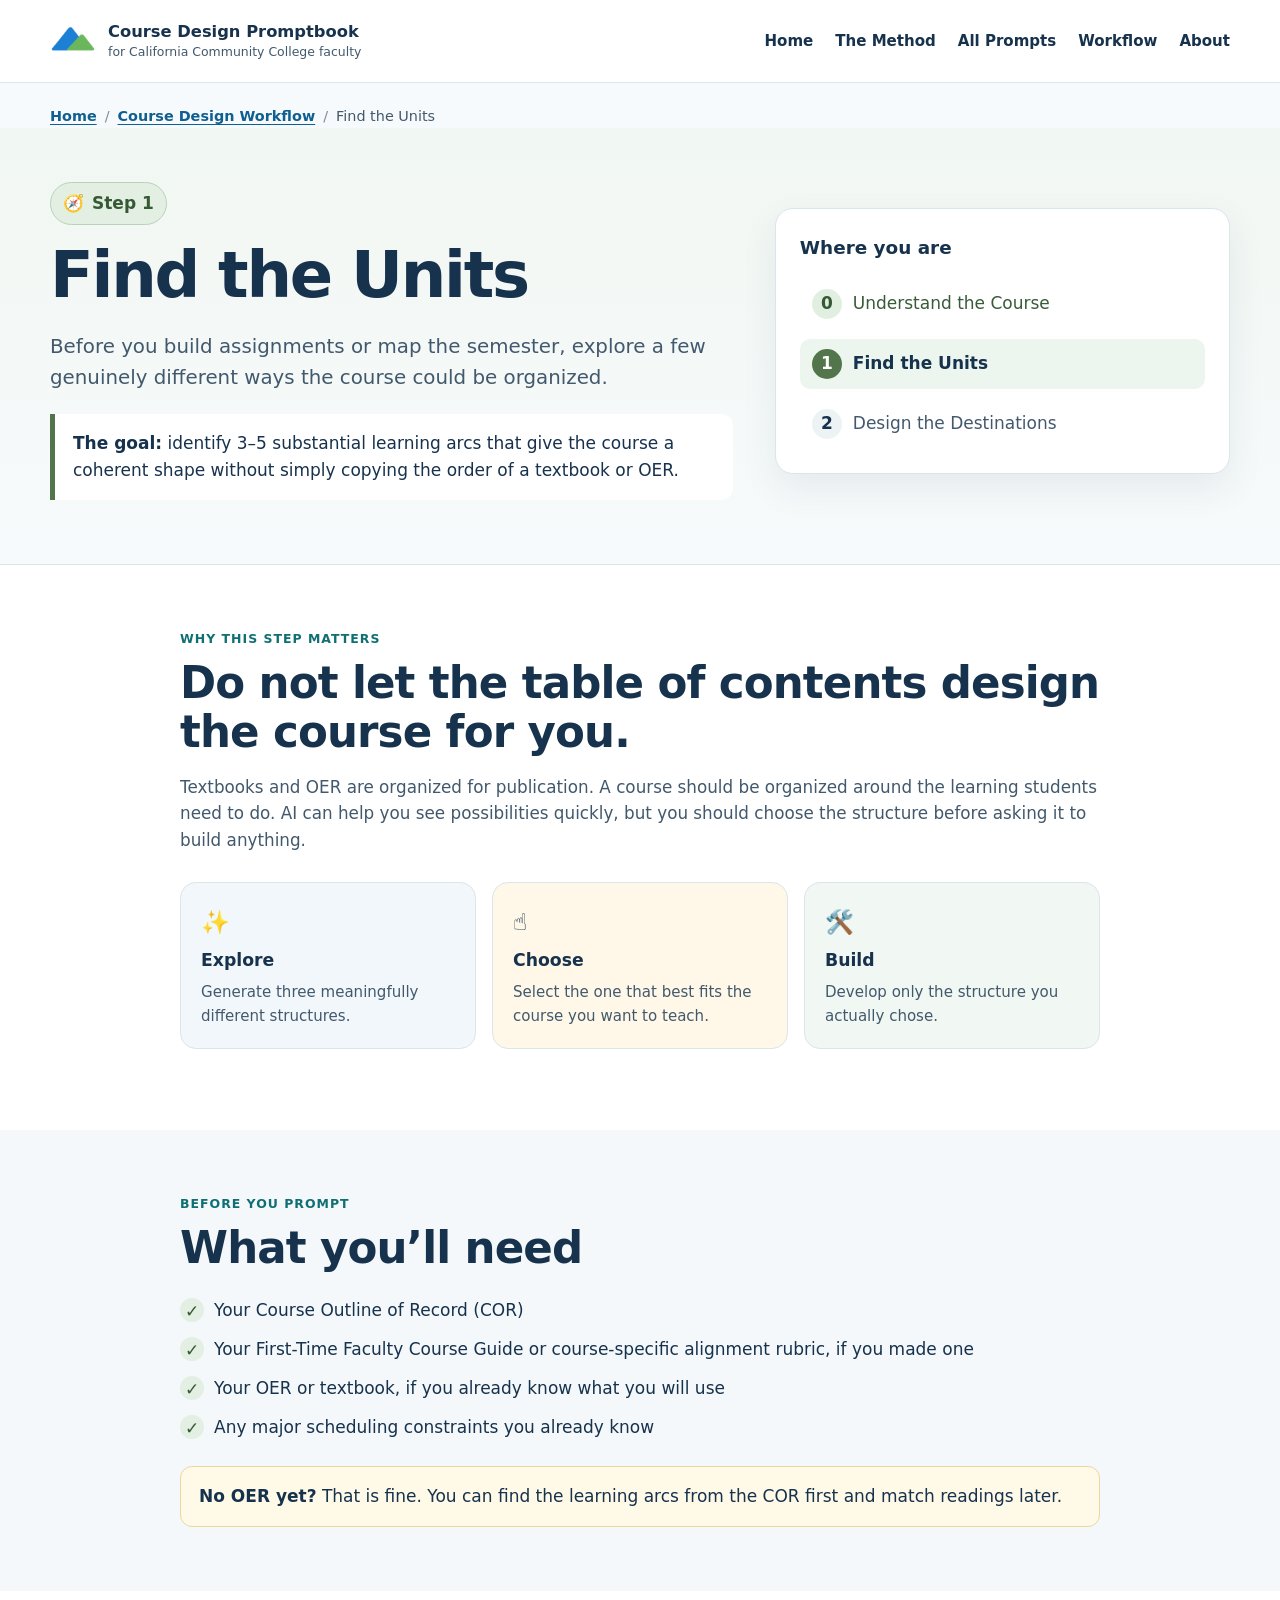
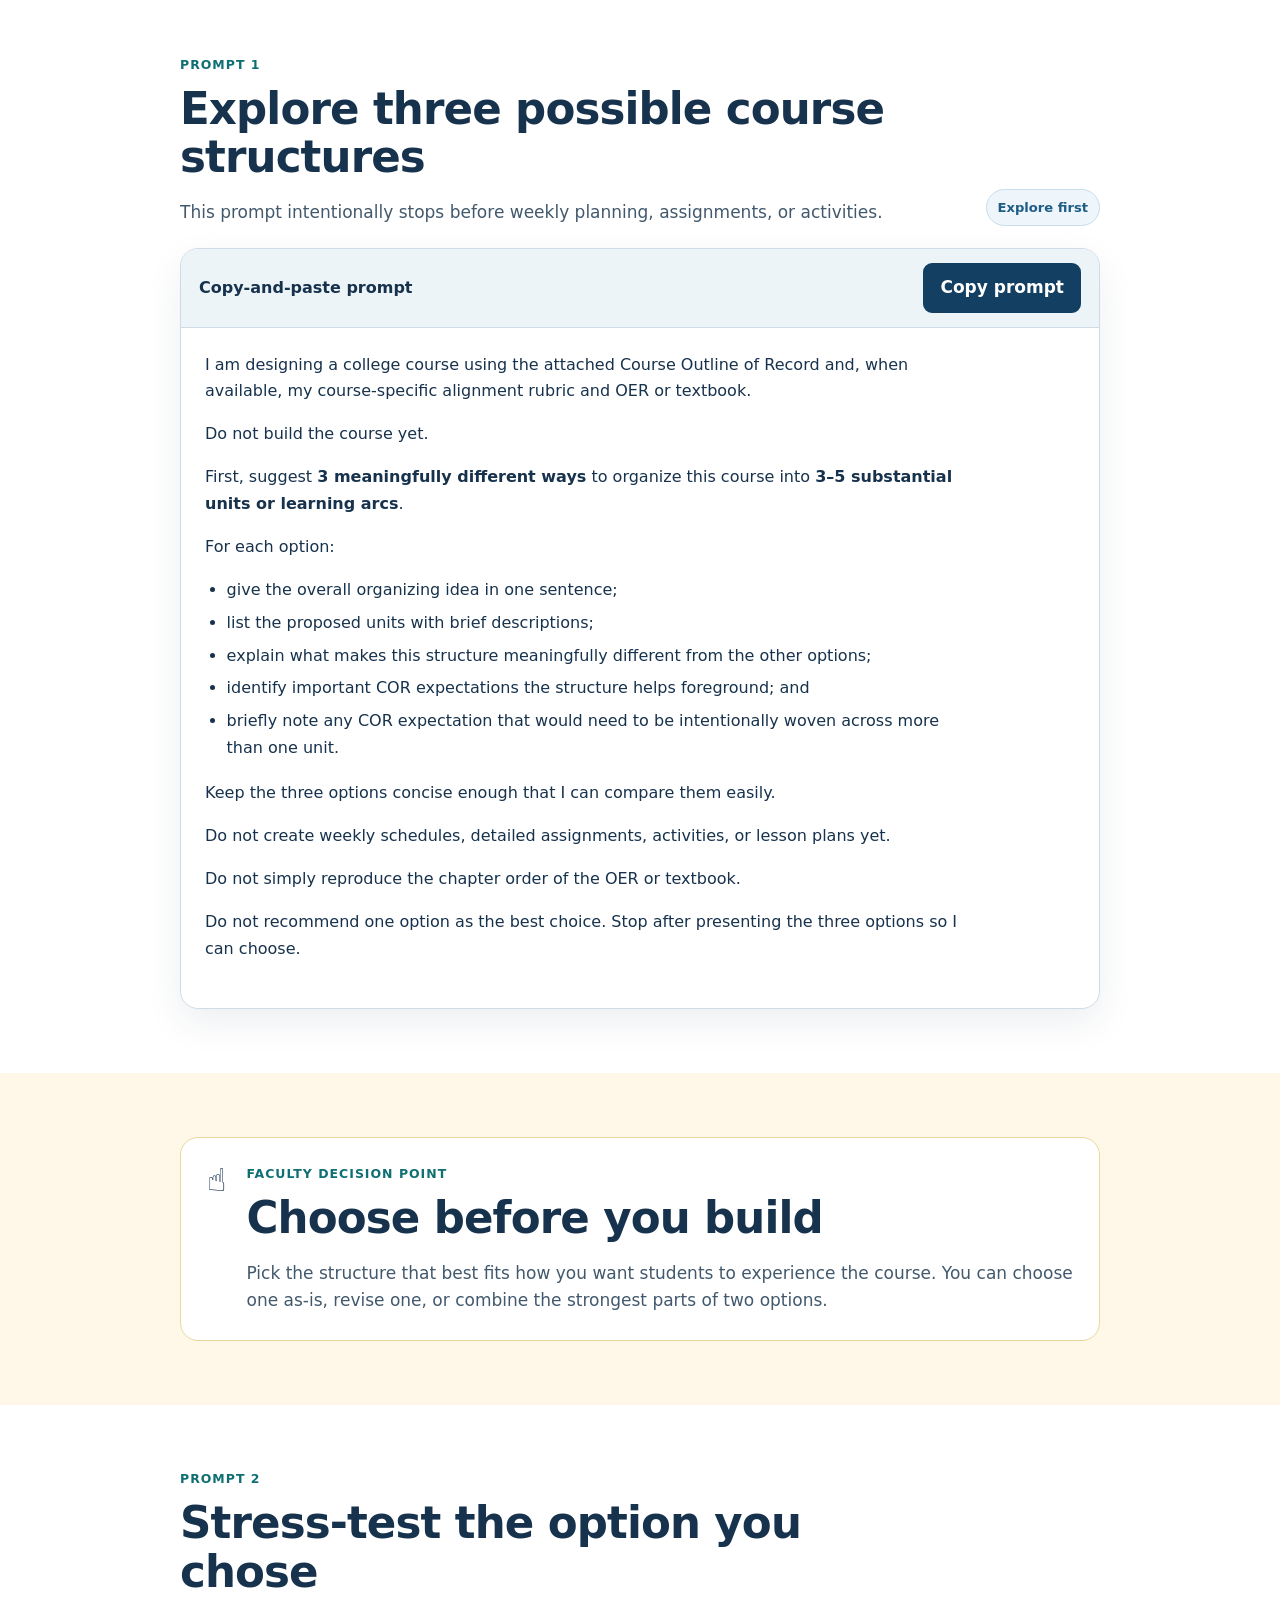
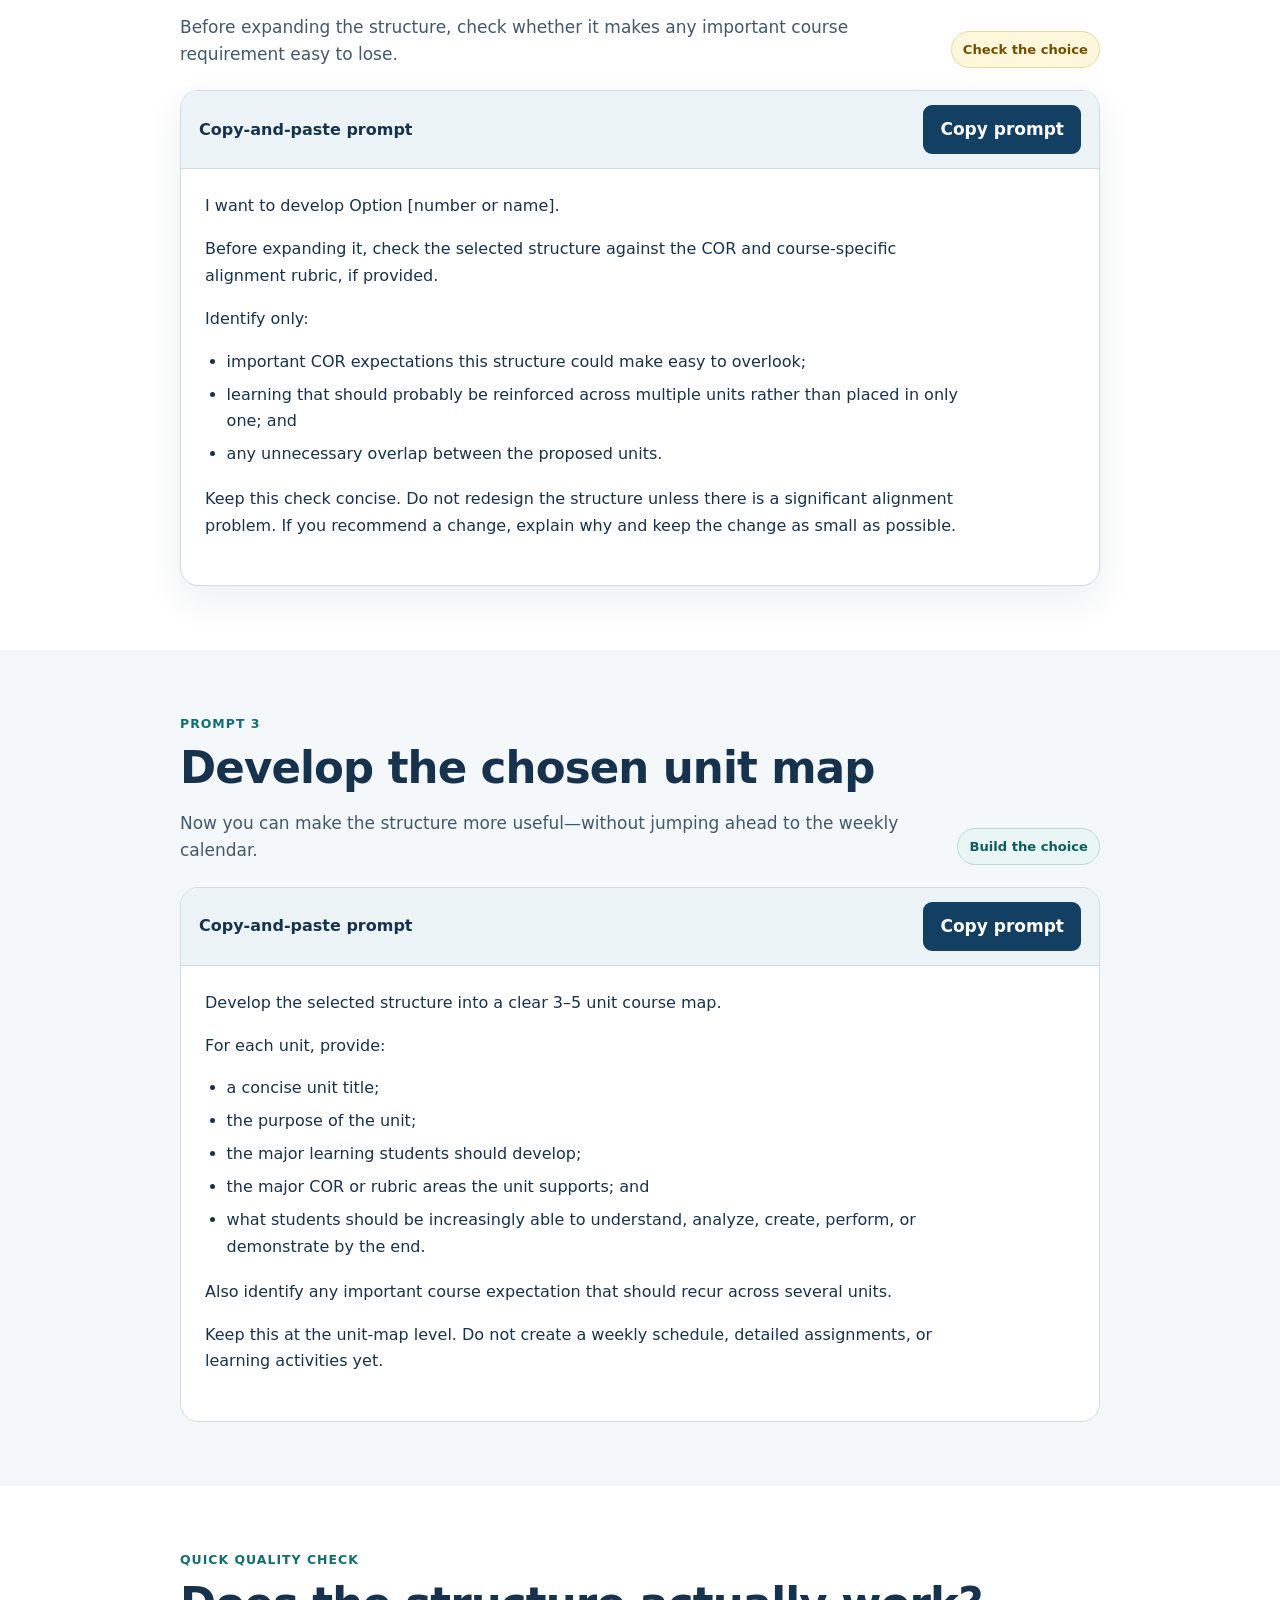
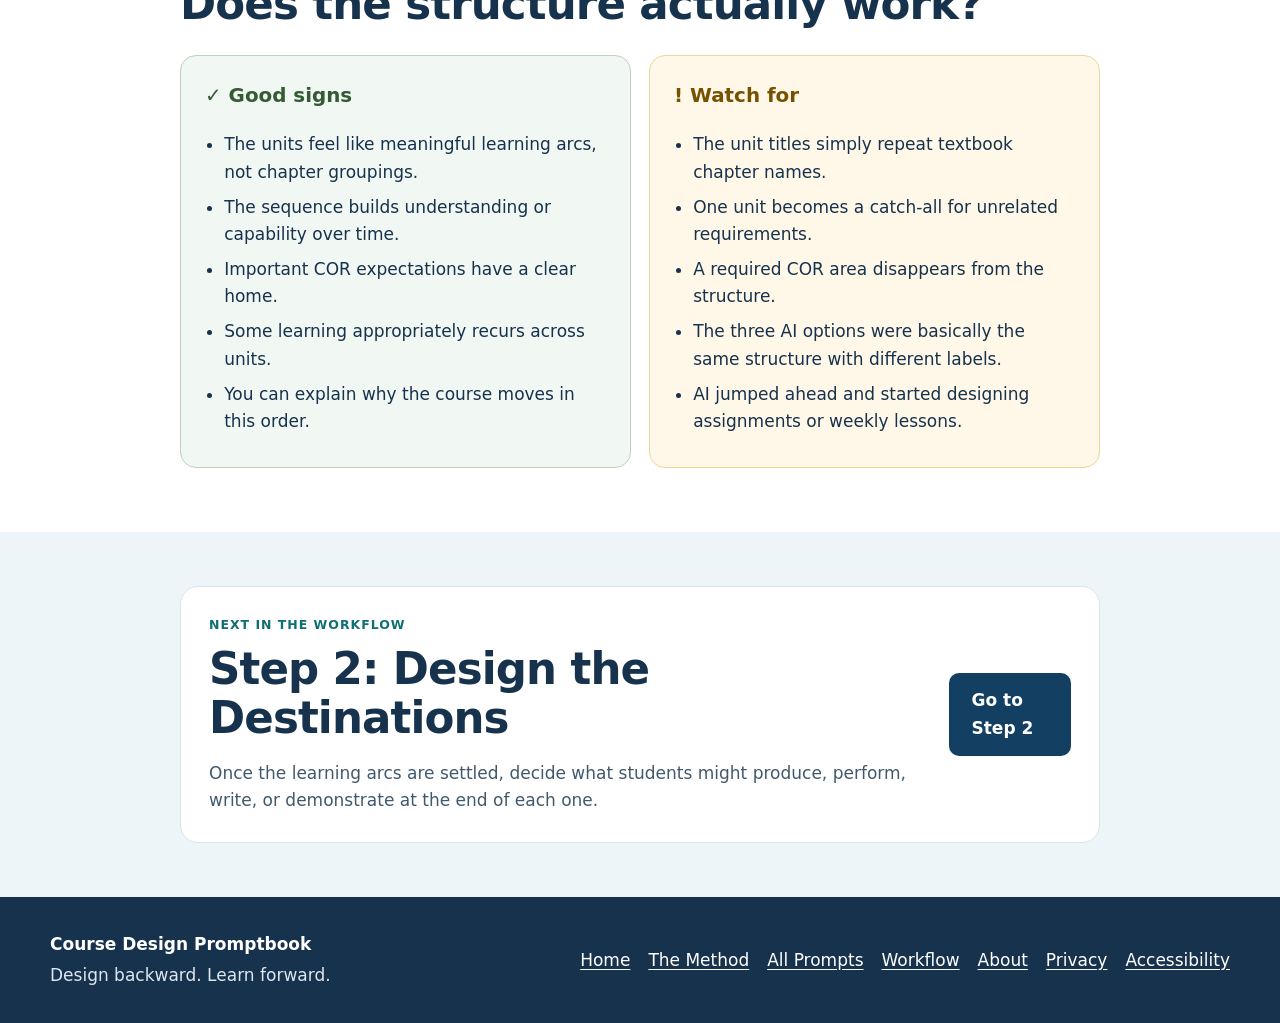
<file: find-the-units.html>
<!DOCTYPE html>

<html lang="en">
<head>
<meta charset="utf-8"/>
<meta content="width=device-width, initial-scale=1" name="viewport"/>
<meta content="Step 1 of the Course Design Promptbook: use AI to explore several meaningful ways to organize a course into 3–5 substantial learning arcs before choosing one to develop." name="description"/>
<title>Find the Units | Course Design Promptbook</title>
<link href="favicon14.png" rel="icon" type="image/png"/>
<link href="styles.css" rel="stylesheet"/>
</head>
<body>
<a class="skip-link" href="#main-content">Skip to main content</a>
<header class="site-header">
<div class="shell header-inner">
<a aria-label="Course Design Promptbook home" class="brand" href="index.html">
<img alt="" class="brand-mark" height="46" src="favicon14.png" width="46"/>
<span class="brand-text">
<strong>Course Design Promptbook</strong>
<span>for California Community College faculty</span>
</span>
</a>
<nav aria-label="Primary navigation" class="site-nav">
<a href="index.html">Home</a>
<a href="method.html">The Method</a>
<a href="all-prompts.html">All Prompts</a>
<a href="index.html#workflow">Workflow</a>
<a href="index.html#about">About</a>
</nav>
</div>
</header>
<main id="main-content">
<div class="shell breadcrumb-wrap">
<nav aria-label="Breadcrumb">
<ol class="breadcrumb">
<li><a href="index.html">Home</a></li>
<li><a href="index.html#workflow">Course Design Workflow</a></li>
<li aria-current="page">Find the Units</li>
</ol>
</nav>
</div>
<section aria-labelledby="page-title" class="step-hero step-page-1">
<div class="shell step-hero-grid">
<div>
<div class="step-label"><span aria-hidden="true">🧭</span> Step 1</div>
<h1 id="page-title">Find the Units</h1>
<p class="step-lede">Before you build assignments or map the semester, explore a few genuinely different ways the course could be organized.</p>
<p class="step-purpose"><strong>The goal:</strong> identify 3–5 substantial learning arcs that give the course a coherent shape without simply copying the order of a textbook or OER.</p>
</div>
<aside aria-labelledby="mini-path-title" class="mini-path">
<h2 id="mini-path-title">Where you are</h2>
<ol>
<li class="done"><span>0</span> Understand the Course</li>
<li aria-current="step" class="current"><span>1</span> Find the Units</li>
<li><span>2</span> Design the Destinations</li>
</ol>
</aside>
</div>
</section>
<section aria-labelledby="why-title" class="page-section">
<div class="shell narrow-shell">
<p class="eyebrow">Why this step matters</p>
<h2 id="why-title">Do not let the table of contents design the course for you.</h2>
<p>Textbooks and OER are organized for publication. A course should be organized around the learning students need to do. AI can help you see possibilities quickly, but you should choose the structure before asking it to build anything.</p>
<ol aria-label="Find the Units process" class="three-beat">
<li><span aria-hidden="true">✨</span><strong>Explore</strong><p>Generate three meaningfully different structures.</p></li>
<li><span aria-hidden="true">☝️</span><strong>Choose</strong><p>Select the one that best fits the course you want to teach.</p></li>
<li><span aria-hidden="true">🛠️</span><strong>Build</strong><p>Develop only the structure you actually chose.</p></li>
</ol>
</div>
</section>
<section aria-labelledby="need-title" class="page-section soft-section">
<div class="shell narrow-shell">
<p class="eyebrow">Before you prompt</p>
<h2 id="need-title">What you’ll need</h2>
<ul class="check-list">
<li>Your Course Outline of Record (COR)</li>
<li>Your First-Time Faculty Course Guide or course-specific alignment rubric, if you made one</li>
<li>Your OER or textbook, if you already know what you will use</li>
<li>Any major scheduling constraints you already know</li>
</ul>
<div class="note-card">
<p><strong>No OER yet?</strong> That is fine. You can find the learning arcs from the COR first and match readings later.</p>
</div>
</div>
</section>
<section aria-labelledby="prompt-one-title" class="page-section">
<div class="shell narrow-shell">
<div class="prompt-heading-row">
<div>
<p class="eyebrow">Prompt 1</p>
<h2 id="prompt-one-title">Explore three possible course structures</h2>
<p>This prompt intentionally stops before weekly planning, assignments, or activities.</p>
</div>
<span class="prompt-badge">Explore first</span>
</div>
<article aria-labelledby="prompt-one-title" class="prompt-card">
<div class="prompt-toolbar">
<h3 id="prompt-one-label">Copy-and-paste prompt</h3>
<button aria-label="Copy Explore three possible course structures" class="copy-button" data-copy-target="prompt-one" data-status-target="status-one" type="button">Copy prompt</button>
</div>
<div class="prompt-text" id="prompt-one">
<p>I am designing a college course using the attached Course Outline of Record and, when available, my course-specific alignment rubric and OER or textbook.</p>
<p>Do not build the course yet.</p>
<p>First, suggest <strong>3 meaningfully different ways</strong> to organize this course into <strong>3–5 substantial units or learning arcs</strong>.</p>
<p>For each option:</p>
<ul>
<li>give the overall organizing idea in one sentence;</li>
<li>list the proposed units with brief descriptions;</li>
<li>explain what makes this structure meaningfully different from the other options;</li>
<li>identify important COR expectations the structure helps foreground; and</li>
<li>briefly note any COR expectation that would need to be intentionally woven across more than one unit.</li>
</ul>
<p>Keep the three options concise enough that I can compare them easily.</p>
<p>Do not create weekly schedules, detailed assignments, activities, or lesson plans yet.</p>
<p>Do not simply reproduce the chapter order of the OER or textbook.</p>
<p>Do not recommend one option as the best choice. Stop after presenting the three options so I can choose.</p>
</div>
<p aria-live="polite" class="copy-status" id="status-one" role="status"></p>
</article>
</div>
</section>
<section aria-labelledby="choose-title" class="page-section choice-section">
<div class="shell narrow-shell">
<div class="choice-callout">
<span aria-hidden="true" class="choice-icon">☝️</span>
<div>
<p class="eyebrow">Faculty decision point</p>
<h2 id="choose-title">Choose before you build</h2>
<p>Pick the structure that best fits how you want students to experience the course. You can choose one as-is, revise one, or combine the strongest parts of two options.</p>
</div>
</div>
</div>
</section>
<section aria-labelledby="prompt-two-title" class="page-section">
<div class="shell narrow-shell">
<div class="prompt-heading-row">
<div>
<p class="eyebrow">Prompt 2</p>
<h2 id="prompt-two-title">Stress-test the option you chose</h2>
<p>Before expanding the structure, check whether it makes any important course requirement easy to lose.</p>
</div>
<span class="prompt-badge prompt-badge-gold">Check the choice</span>
</div>
<article aria-labelledby="prompt-two-title" class="prompt-card">
<div class="prompt-toolbar">
<h3 id="prompt-two-label">Copy-and-paste prompt</h3>
<button aria-label="Copy Stress-test the option you chose" class="copy-button" data-copy-target="prompt-two" data-status-target="status-two" type="button">Copy prompt</button>
</div>
<div class="prompt-text" id="prompt-two">
<p>I want to develop Option [number or name].</p>
<p>Before expanding it, check the selected structure against the COR and course-specific alignment rubric, if provided.</p>
<p>Identify only:</p>
<ul>
<li>important COR expectations this structure could make easy to overlook;</li>
<li>learning that should probably be reinforced across multiple units rather than placed in only one; and</li>
<li>any unnecessary overlap between the proposed units.</li>
</ul>
<p>Keep this check concise. Do not redesign the structure unless there is a significant alignment problem. If you recommend a change, explain why and keep the change as small as possible.</p>
</div>
<p aria-live="polite" class="copy-status" id="status-two" role="status"></p>
</article>
</div>
</section>
<section aria-labelledby="prompt-three-title" class="page-section soft-section">
<div class="shell narrow-shell">
<div class="prompt-heading-row">
<div>
<p class="eyebrow">Prompt 3</p>
<h2 id="prompt-three-title">Develop the chosen unit map</h2>
<p>Now you can make the structure more useful—without jumping ahead to the weekly calendar.</p>
</div>
<span class="prompt-badge prompt-badge-teal">Build the choice</span>
</div>
<article aria-labelledby="prompt-three-title" class="prompt-card">
<div class="prompt-toolbar">
<h3 id="prompt-three-label">Copy-and-paste prompt</h3>
<button aria-label="Copy Develop the chosen unit map" class="copy-button" data-copy-target="prompt-three" data-status-target="status-three" type="button">Copy prompt</button>
</div>
<div class="prompt-text" id="prompt-three">
<p>Develop the selected structure into a clear 3–5 unit course map.</p>
<p>For each unit, provide:</p>
<ul>
<li>a concise unit title;</li>
<li>the purpose of the unit;</li>
<li>the major learning students should develop;</li>
<li>the major COR or rubric areas the unit supports; and</li>
<li>what students should be increasingly able to understand, analyze, create, perform, or demonstrate by the end.</li>
</ul>
<p>Also identify any important course expectation that should recur across several units.</p>
<p>Keep this at the unit-map level. Do not create a weekly schedule, detailed assignments, or learning activities yet.</p>
</div>
<p aria-live="polite" class="copy-status" id="status-three" role="status"></p>
</article>
</div>
</section>
<section aria-labelledby="signs-title" class="page-section">
<div class="shell narrow-shell">
<p class="eyebrow">Quick quality check</p>
<h2 id="signs-title">Does the structure actually work?</h2>
<div class="signs-grid">
<article class="sign-card good-signs">
<h3><span aria-hidden="true">✓</span> Good signs</h3>
<ul>
<li>The units feel like meaningful learning arcs, not chapter groupings.</li>
<li>The sequence builds understanding or capability over time.</li>
<li>Important COR expectations have a clear home.</li>
<li>Some learning appropriately recurs across units.</li>
<li>You can explain why the course moves in this order.</li>
</ul>
</article>
<article class="sign-card watch-signs">
<h3><span aria-hidden="true">!</span> Watch for</h3>
<ul>
<li>The unit titles simply repeat textbook chapter names.</li>
<li>One unit becomes a catch-all for unrelated requirements.</li>
<li>A required COR area disappears from the structure.</li>
<li>The three AI options were basically the same structure with different labels.</li>
<li>AI jumped ahead and started designing assignments or weekly lessons.</li>
</ul>
</article>
</div>
</div>
</section>
<section aria-labelledby="next-title" class="next-step-section">
<div class="shell narrow-shell next-step-card">
<div>
<p class="eyebrow">Next in the workflow</p>
<h2 id="next-title">Step 2: Design the Destinations</h2>
<p>Once the learning arcs are settled, decide what students might produce, perform, write, or demonstrate at the end of each one.</p>
</div>
<a class="button button-primary" href="design-the-destinations.html">Go to Step 2</a>
</div>
</section>
</main>
<footer class="site-footer">
<div class="shell footer-grid">
<div>
<strong>Course Design Promptbook</strong>
<p>Design backward. Learn forward.</p>
</div>
<nav aria-label="Footer navigation">
<a href="index.html">Home</a>
<a href="method.html">The Method</a>
<a href="all-prompts.html">All Prompts</a>
<a href="index.html#workflow">Workflow</a>
<a href="index.html#about">About</a>
<a href="privacy.html">Privacy</a><a href="accessibility.html">Accessibility</a></nav>
</div>
</footer>
<script defer="" src="script.js"></script>
</body>
</html>
</file>
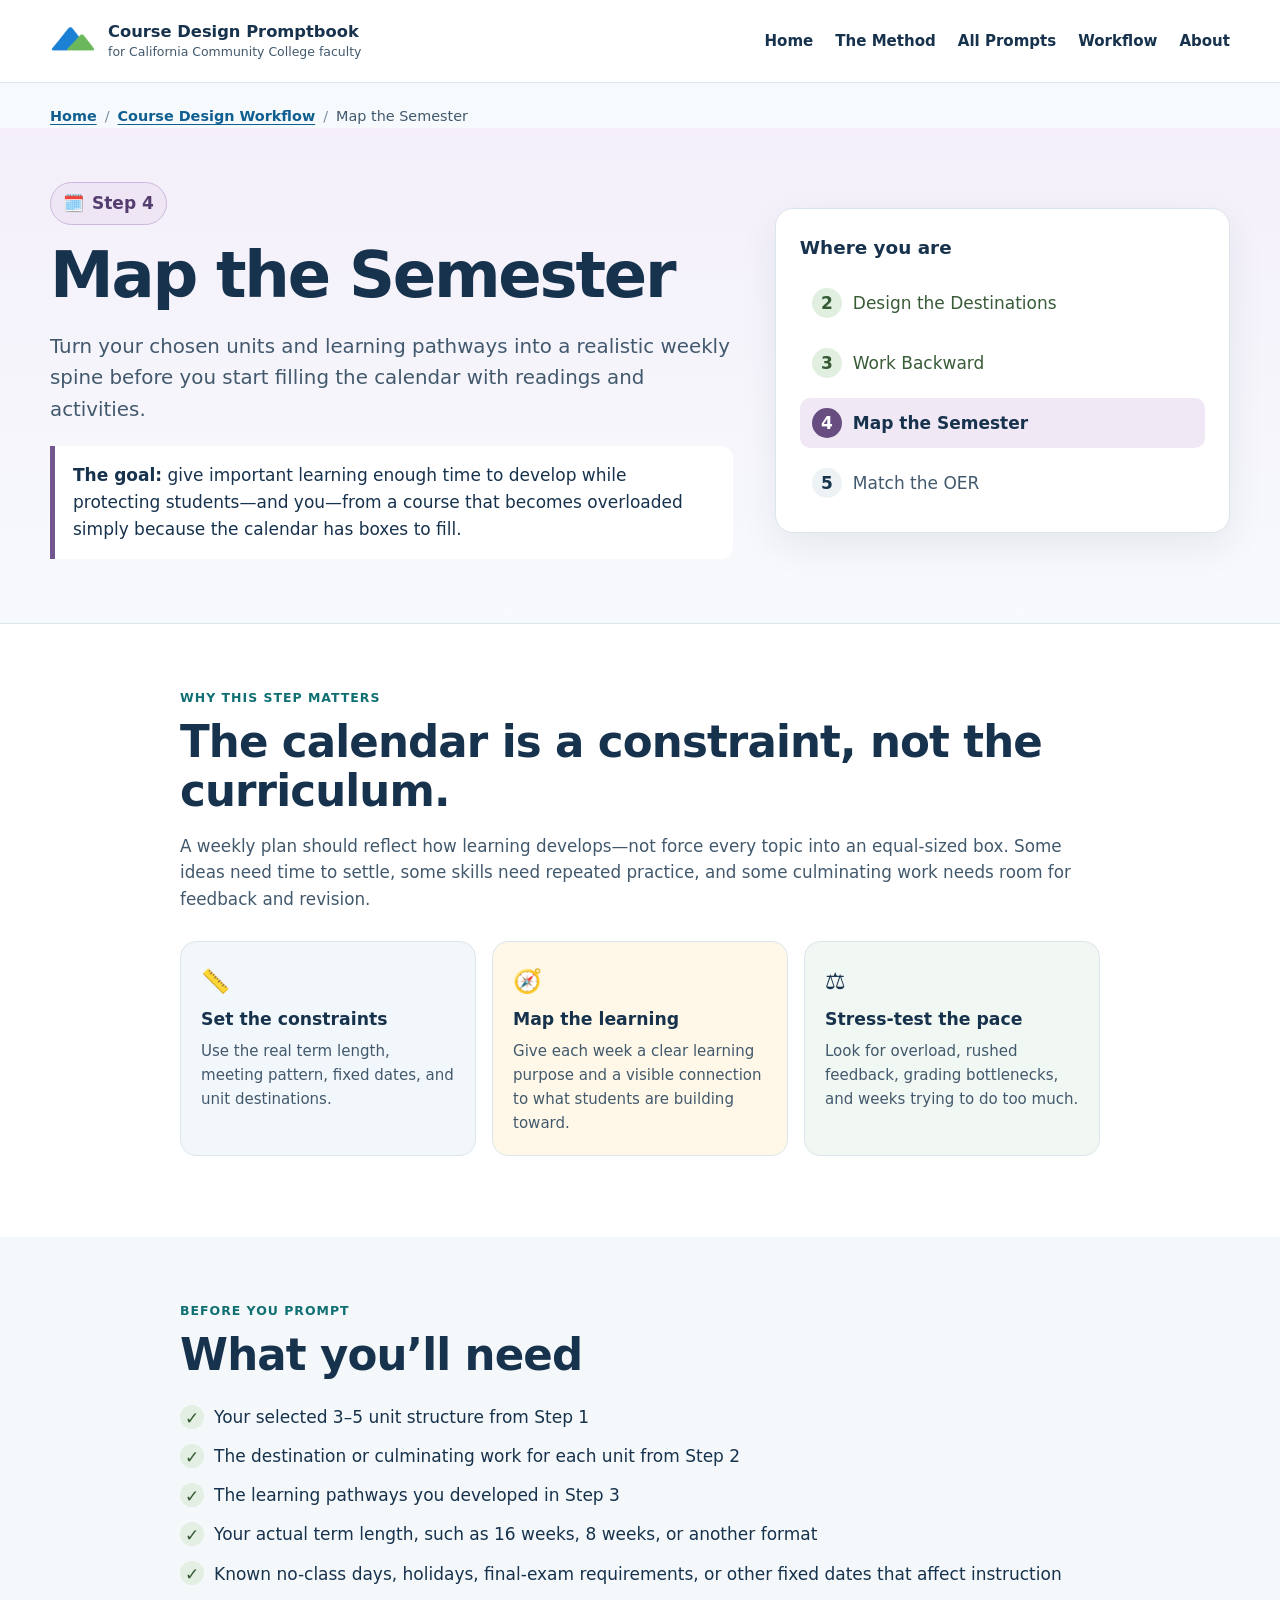
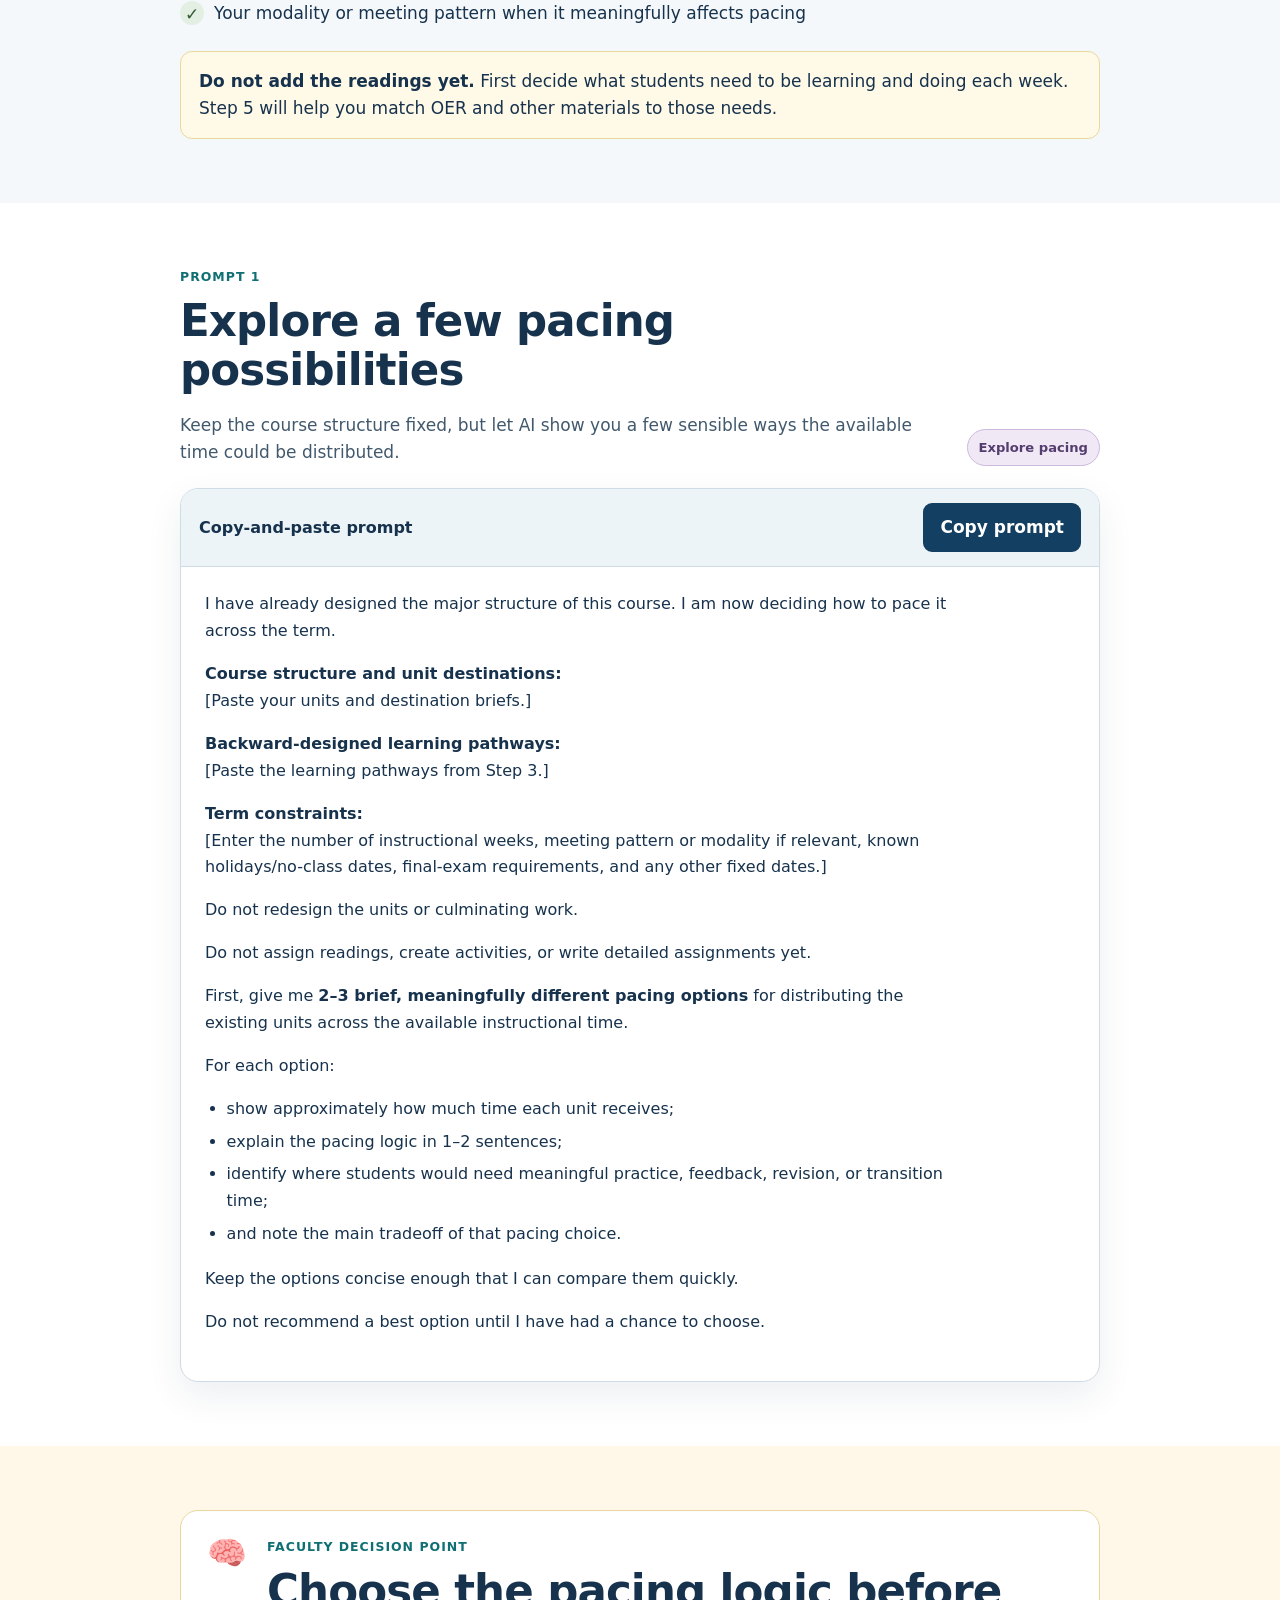
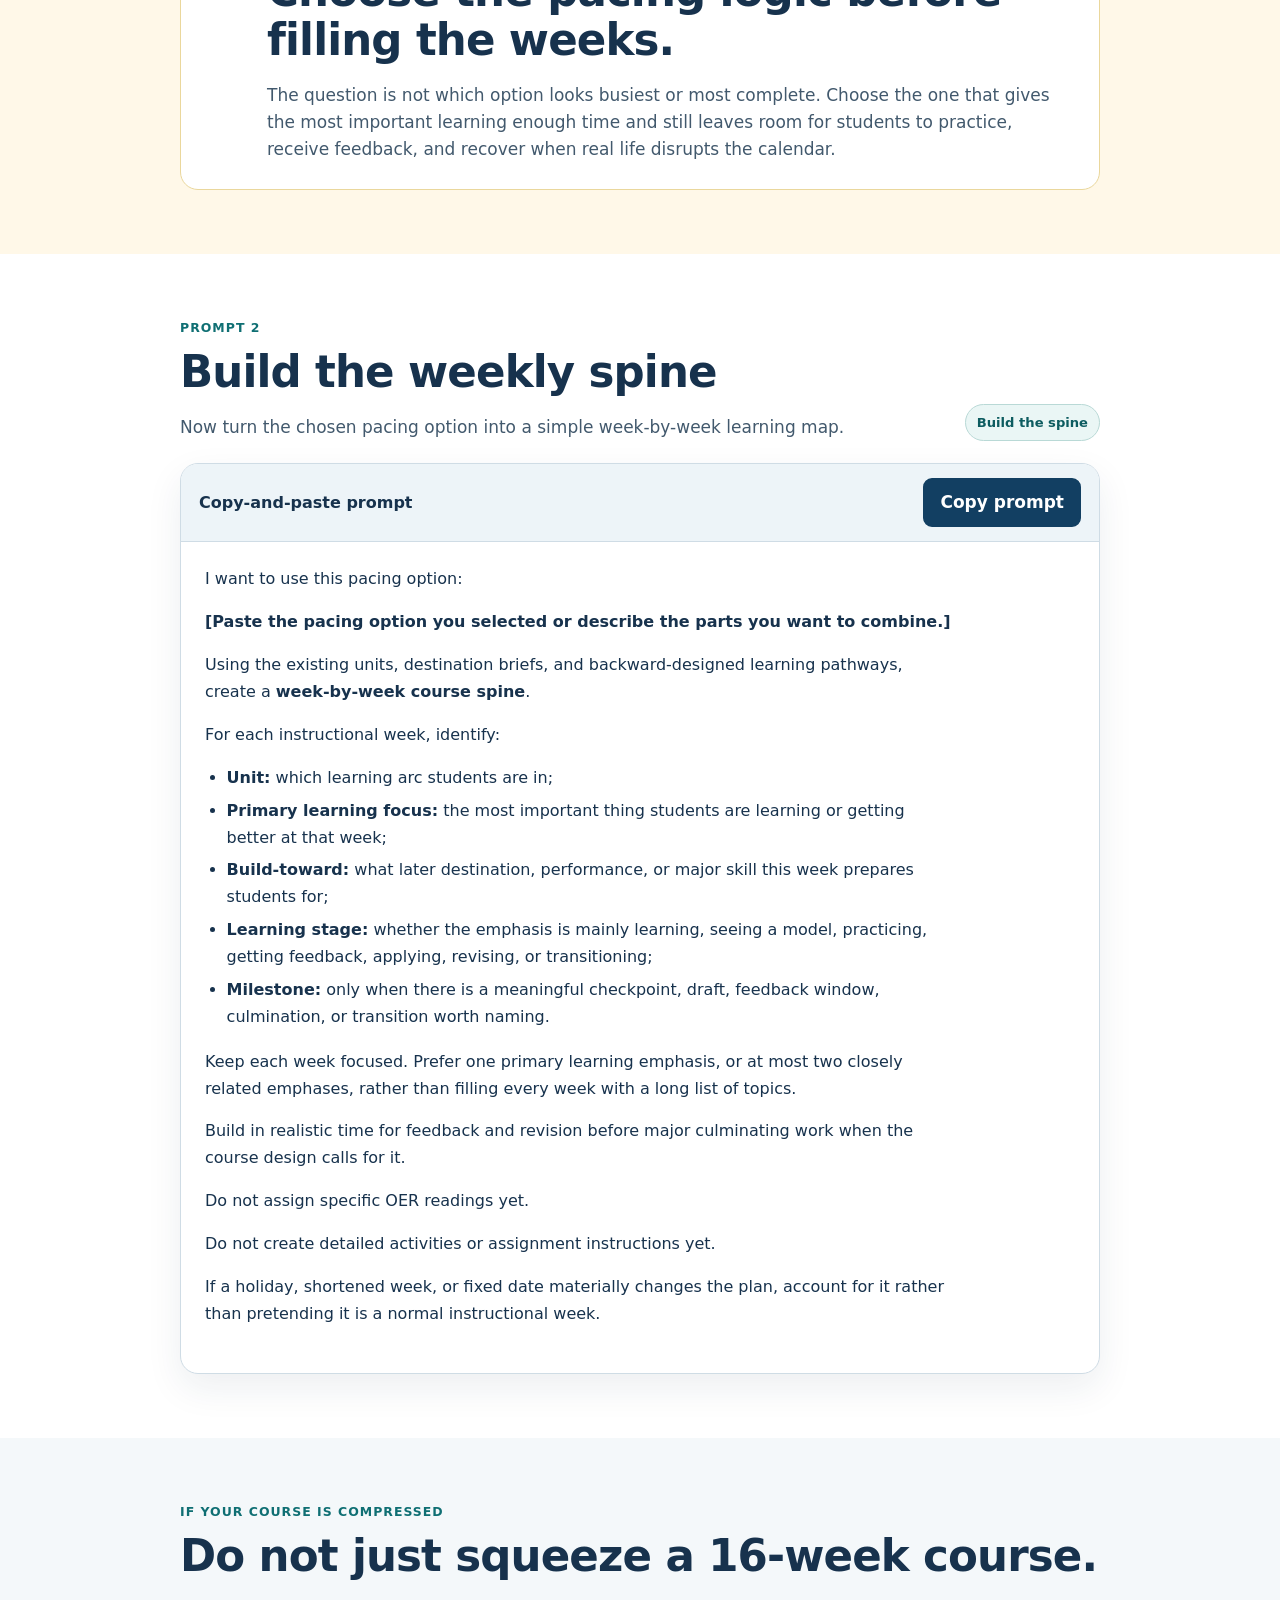
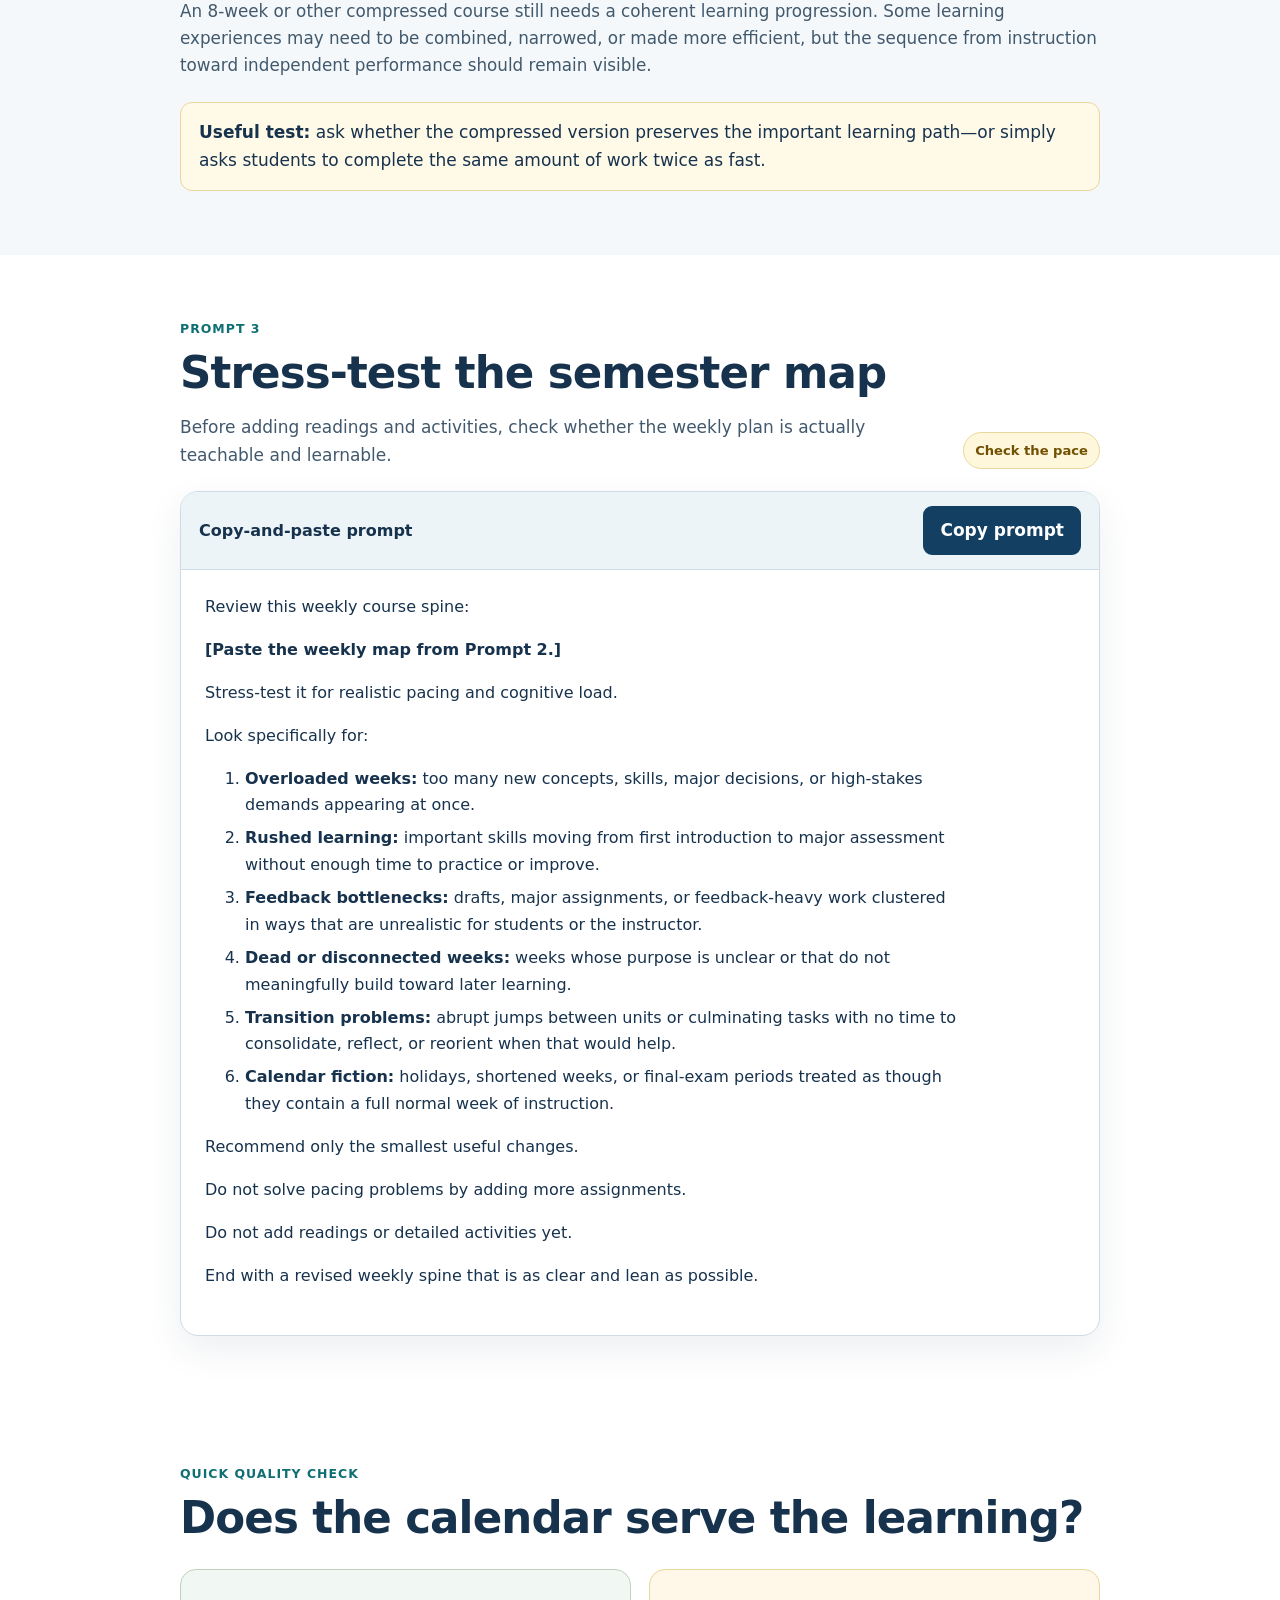
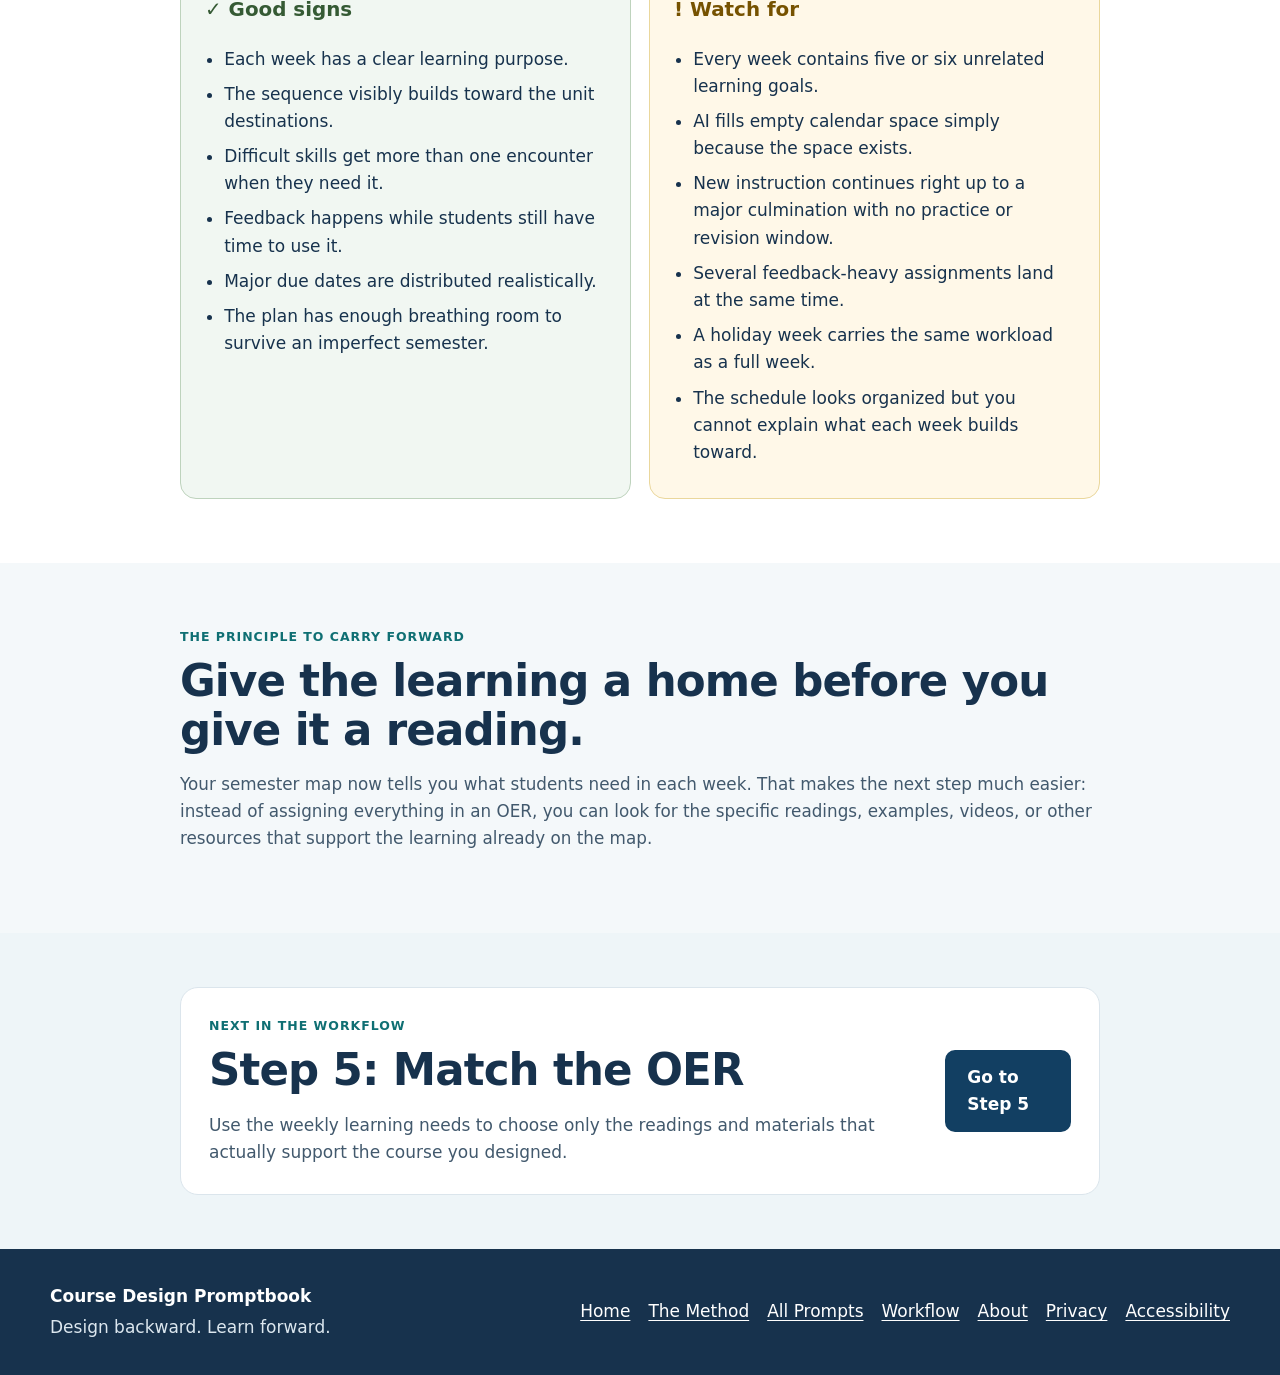
<file: map-the-semester.html>
<!DOCTYPE html>

<html lang="en">
<head>
<meta charset="utf-8"/>
<meta content="width=device-width, initial-scale=1" name="viewport"/>
<meta content="Step 4 of the Course Design Promptbook: turn chosen learning arcs and backward-designed pathways into a realistic weekly course map with purposeful pacing and manageable workload." name="description"/>
<title>Map the Semester | Course Design Promptbook</title>
<link href="favicon14.png" rel="icon" type="image/png"/>
<link href="styles.css" rel="stylesheet"/>
</head>
<body>
<a class="skip-link" href="#main-content">Skip to main content</a>
<header class="site-header">
<div class="shell header-inner">
<a aria-label="Course Design Promptbook home" class="brand" href="index.html">
<img alt="" class="brand-mark" height="46" src="favicon14.png" width="46"/>
<span class="brand-text">
<strong>Course Design Promptbook</strong>
<span>for California Community College faculty</span>
</span>
</a>
<nav aria-label="Primary navigation" class="site-nav">
<a href="index.html">Home</a>
<a href="method.html">The Method</a>
<a href="all-prompts.html">All Prompts</a>
<a href="index.html#workflow">Workflow</a>
<a href="index.html#about">About</a>
</nav>
</div>
</header>
<main id="main-content">
<div class="shell breadcrumb-wrap">
<nav aria-label="Breadcrumb">
<ol class="breadcrumb">
<li><a href="index.html">Home</a></li>
<li><a href="index.html#workflow">Course Design Workflow</a></li>
<li aria-current="page">Map the Semester</li>
</ol>
</nav>
</div>
<section aria-labelledby="page-title" class="step-hero step-page-4">
<div class="shell step-hero-grid">
<div>
<div class="step-label"><span aria-hidden="true">🗓️</span> Step 4</div>
<h1 id="page-title">Map the Semester</h1>
<p class="step-lede">Turn your chosen units and learning pathways into a realistic weekly spine before you start filling the calendar with readings and activities.</p>
<p class="step-purpose"><strong>The goal:</strong> give important learning enough time to develop while protecting students—and you—from a course that becomes overloaded simply because the calendar has boxes to fill.</p>
</div>
<aside aria-labelledby="mini-path-title" class="mini-path">
<h2 id="mini-path-title">Where you are</h2>
<ol>
<li class="done"><span>2</span> Design the Destinations</li>
<li class="done"><span>3</span> Work Backward</li>
<li aria-current="step" class="current"><span>4</span> Map the Semester</li>
<li><span>5</span> Match the OER</li>
</ol>
</aside>
</div>
</section>
<section aria-labelledby="why-title" class="page-section">
<div class="shell narrow-shell">
<p class="eyebrow">Why this step matters</p>
<h2 id="why-title">The calendar is a constraint, not the curriculum.</h2>
<p>A weekly plan should reflect how learning develops—not force every topic into an equal-sized box. Some ideas need time to settle, some skills need repeated practice, and some culminating work needs room for feedback and revision.</p>
<ol aria-label="Map the Semester process" class="three-beat">
<li><span aria-hidden="true">📏</span><strong>Set the constraints</strong><p>Use the real term length, meeting pattern, fixed dates, and unit destinations.</p></li>
<li><span aria-hidden="true">🧭</span><strong>Map the learning</strong><p>Give each week a clear learning purpose and a visible connection to what students are building toward.</p></li>
<li><span aria-hidden="true">⚖️</span><strong>Stress-test the pace</strong><p>Look for overload, rushed feedback, grading bottlenecks, and weeks trying to do too much.</p></li>
</ol>
</div>
</section>
<section aria-labelledby="need-title" class="page-section soft-section">
<div class="shell narrow-shell">
<p class="eyebrow">Before you prompt</p>
<h2 id="need-title">What you’ll need</h2>
<ul class="check-list">
<li>Your selected 3–5 unit structure from Step 1</li>
<li>The destination or culminating work for each unit from Step 2</li>
<li>The learning pathways you developed in Step 3</li>
<li>Your actual term length, such as 16 weeks, 8 weeks, or another format</li>
<li>Known no-class days, holidays, final-exam requirements, or other fixed dates that affect instruction</li>
<li>Your modality or meeting pattern when it meaningfully affects pacing</li>
</ul>
<div class="note-card">
<p><strong>Do not add the readings yet.</strong> First decide what students need to be learning and doing each week. Step 5 will help you match OER and other materials to those needs.</p>
</div>
</div>
</section>
<section aria-labelledby="prompt-one-title" class="page-section">
<div class="shell narrow-shell">
<div class="prompt-heading-row">
<div>
<p class="eyebrow">Prompt 1</p>
<h2 id="prompt-one-title">Explore a few pacing possibilities</h2>
<p>Keep the course structure fixed, but let AI show you a few sensible ways the available time could be distributed.</p>
</div>
<span class="prompt-badge prompt-badge-purple">Explore pacing</span>
</div>
<article aria-labelledby="prompt-one-title" class="prompt-card">
<div class="prompt-toolbar">
<h3 id="prompt-one-label">Copy-and-paste prompt</h3>
<button aria-label="Copy Explore a few pacing possibilities" class="copy-button" data-copy-target="prompt-one" data-status-target="status-one" type="button">Copy prompt</button>
</div>
<div class="prompt-text" id="prompt-one">
<p>I have already designed the major structure of this course. I am now deciding how to pace it across the term.</p>
<p><strong>Course structure and unit destinations:</strong><br/>[Paste your units and destination briefs.]</p>
<p><strong>Backward-designed learning pathways:</strong><br/>[Paste the learning pathways from Step 3.]</p>
<p><strong>Term constraints:</strong><br/>[Enter the number of instructional weeks, meeting pattern or modality if relevant, known holidays/no-class dates, final-exam requirements, and any other fixed dates.]</p>
<p>Do not redesign the units or culminating work.</p>
<p>Do not assign readings, create activities, or write detailed assignments yet.</p>
<p>First, give me <strong>2–3 brief, meaningfully different pacing options</strong> for distributing the existing units across the available instructional time.</p>
<p>For each option:</p>
<ul>
<li>show approximately how much time each unit receives;</li>
<li>explain the pacing logic in 1–2 sentences;</li>
<li>identify where students would need meaningful practice, feedback, revision, or transition time;</li>
<li>and note the main tradeoff of that pacing choice.</li>
</ul>
<p>Keep the options concise enough that I can compare them quickly.</p>
<p>Do not recommend a best option until I have had a chance to choose.</p>
</div>
<p aria-live="polite" class="copy-status" id="status-one" role="status"></p>
</article>
</div>
</section>
<section aria-labelledby="pause-title" class="page-section choice-section">
<div class="shell narrow-shell">
<div class="choice-callout">
<span aria-hidden="true" class="choice-icon">🧠</span>
<div>
<p class="eyebrow">Faculty decision point</p>
<h2 id="pause-title">Choose the pacing logic before filling the weeks.</h2>
<p>The question is not which option looks busiest or most complete. Choose the one that gives the most important learning enough time and still leaves room for students to practice, receive feedback, and recover when real life disrupts the calendar.</p>
</div>
</div>
</div>
</section>
<section aria-labelledby="prompt-two-title" class="page-section">
<div class="shell narrow-shell">
<div class="prompt-heading-row">
<div>
<p class="eyebrow">Prompt 2</p>
<h2 id="prompt-two-title">Build the weekly spine</h2>
<p>Now turn the chosen pacing option into a simple week-by-week learning map.</p>
</div>
<span class="prompt-badge prompt-badge-teal">Build the spine</span>
</div>
<article aria-labelledby="prompt-two-title" class="prompt-card">
<div class="prompt-toolbar">
<h3 id="prompt-two-label">Copy-and-paste prompt</h3>
<button aria-label="Copy Build the weekly spine" class="copy-button" data-copy-target="prompt-two" data-status-target="status-two" type="button">Copy prompt</button>
</div>
<div class="prompt-text" id="prompt-two">
<p>I want to use this pacing option:</p>
<p><strong>[Paste the pacing option you selected or describe the parts you want to combine.]</strong></p>
<p>Using the existing units, destination briefs, and backward-designed learning pathways, create a <strong>week-by-week course spine</strong>.</p>
<p>For each instructional week, identify:</p>
<ul>
<li><strong>Unit:</strong> which learning arc students are in;</li>
<li><strong>Primary learning focus:</strong> the most important thing students are learning or getting better at that week;</li>
<li><strong>Build-toward:</strong> what later destination, performance, or major skill this week prepares students for;</li>
<li><strong>Learning stage:</strong> whether the emphasis is mainly learning, seeing a model, practicing, getting feedback, applying, revising, or transitioning;</li>
<li><strong>Milestone:</strong> only when there is a meaningful checkpoint, draft, feedback window, culmination, or transition worth naming.</li>
</ul>
<p>Keep each week focused. Prefer one primary learning emphasis, or at most two closely related emphases, rather than filling every week with a long list of topics.</p>
<p>Build in realistic time for feedback and revision before major culminating work when the course design calls for it.</p>
<p>Do not assign specific OER readings yet.</p>
<p>Do not create detailed activities or assignment instructions yet.</p>
<p>If a holiday, shortened week, or fixed date materially changes the plan, account for it rather than pretending it is a normal instructional week.</p>
</div>
<p aria-live="polite" class="copy-status" id="status-two" role="status"></p>
</article>
</div>
</section>
<section aria-labelledby="compressed-title" class="page-section soft-section">
<div class="shell narrow-shell">
<p class="eyebrow">If your course is compressed</p>
<h2 id="compressed-title">Do not just squeeze a 16-week course.</h2>
<p>An 8-week or other compressed course still needs a coherent learning progression. Some learning experiences may need to be combined, narrowed, or made more efficient, but the sequence from instruction toward independent performance should remain visible.</p>
<div class="note-card">
<p><strong>Useful test:</strong> ask whether the compressed version preserves the important learning path—or simply asks students to complete the same amount of work twice as fast.</p>
</div>
</div>
</section>
<section aria-labelledby="prompt-three-title" class="page-section">
<div class="shell narrow-shell">
<div class="prompt-heading-row">
<div>
<p class="eyebrow">Prompt 3</p>
<h2 id="prompt-three-title">Stress-test the semester map</h2>
<p>Before adding readings and activities, check whether the weekly plan is actually teachable and learnable.</p>
</div>
<span class="prompt-badge prompt-badge-gold">Check the pace</span>
</div>
<article aria-labelledby="prompt-three-title" class="prompt-card">
<div class="prompt-toolbar">
<h3 id="prompt-three-label">Copy-and-paste prompt</h3>
<button aria-label="Copy Stress-test the semester map" class="copy-button" data-copy-target="prompt-three" data-status-target="status-three" type="button">Copy prompt</button>
</div>
<div class="prompt-text" id="prompt-three">
<p>Review this weekly course spine:</p>
<p><strong>[Paste the weekly map from Prompt 2.]</strong></p>
<p>Stress-test it for realistic pacing and cognitive load.</p>
<p>Look specifically for:</p>
<ol>
<li><strong>Overloaded weeks:</strong> too many new concepts, skills, major decisions, or high-stakes demands appearing at once.</li>
<li><strong>Rushed learning:</strong> important skills moving from first introduction to major assessment without enough time to practice or improve.</li>
<li><strong>Feedback bottlenecks:</strong> drafts, major assignments, or feedback-heavy work clustered in ways that are unrealistic for students or the instructor.</li>
<li><strong>Dead or disconnected weeks:</strong> weeks whose purpose is unclear or that do not meaningfully build toward later learning.</li>
<li><strong>Transition problems:</strong> abrupt jumps between units or culminating tasks with no time to consolidate, reflect, or reorient when that would help.</li>
<li><strong>Calendar fiction:</strong> holidays, shortened weeks, or final-exam periods treated as though they contain a full normal week of instruction.</li>
</ol>
<p>Recommend only the smallest useful changes.</p>
<p>Do not solve pacing problems by adding more assignments.</p>
<p>Do not add readings or detailed activities yet.</p>
<p>End with a revised weekly spine that is as clear and lean as possible.</p>
</div>
<p aria-live="polite" class="copy-status" id="status-three" role="status"></p>
</article>
</div>
</section>
<section aria-labelledby="signs-title" class="page-section">
<div class="shell narrow-shell">
<p class="eyebrow">Quick quality check</p>
<h2 id="signs-title">Does the calendar serve the learning?</h2>
<div class="signs-grid">
<article class="sign-card good-signs">
<h3><span aria-hidden="true">✓</span> Good signs</h3>
<ul>
<li>Each week has a clear learning purpose.</li>
<li>The sequence visibly builds toward the unit destinations.</li>
<li>Difficult skills get more than one encounter when they need it.</li>
<li>Feedback happens while students still have time to use it.</li>
<li>Major due dates are distributed realistically.</li>
<li>The plan has enough breathing room to survive an imperfect semester.</li>
</ul>
</article>
<article class="sign-card watch-signs">
<h3><span aria-hidden="true">!</span> Watch for</h3>
<ul>
<li>Every week contains five or six unrelated learning goals.</li>
<li>AI fills empty calendar space simply because the space exists.</li>
<li>New instruction continues right up to a major culmination with no practice or revision window.</li>
<li>Several feedback-heavy assignments land at the same time.</li>
<li>A holiday week carries the same workload as a full week.</li>
<li>The schedule looks organized but you cannot explain what each week builds toward.</li>
</ul>
</article>
</div>
</div>
</section>
<section aria-labelledby="principle-title" class="page-section soft-section">
<div class="shell narrow-shell">
<p class="eyebrow">The principle to carry forward</p>
<h2 id="principle-title">Give the learning a home before you give it a reading.</h2>
<p>Your semester map now tells you what students need in each week. That makes the next step much easier: instead of assigning everything in an OER, you can look for the specific readings, examples, videos, or other resources that support the learning already on the map.</p>
</div>
</section>
<section aria-labelledby="next-title" class="next-step-section">
<div class="shell narrow-shell next-step-card">
<div>
<p class="eyebrow">Next in the workflow</p>
<h2 id="next-title">Step 5: Match the OER</h2>
<p>Use the weekly learning needs to choose only the readings and materials that actually support the course you designed.</p>
</div>
<a class="button button-primary" href="match-the-oer.html">Go to Step 5</a>
</div>
</section>
</main>
<footer class="site-footer">
<div class="shell footer-grid">
<div>
<strong>Course Design Promptbook</strong>
<p>Design backward. Learn forward.</p>
</div>
<nav aria-label="Footer navigation">
<a href="index.html">Home</a>
<a href="method.html">The Method</a>
<a href="all-prompts.html">All Prompts</a>
<a href="index.html#workflow">Workflow</a>
<a href="index.html#about">About</a>
<a href="privacy.html">Privacy</a><a href="accessibility.html">Accessibility</a></nav>
</div>
</footer>
<script defer="" src="script.js"></script>
</body>
</html>
</file>
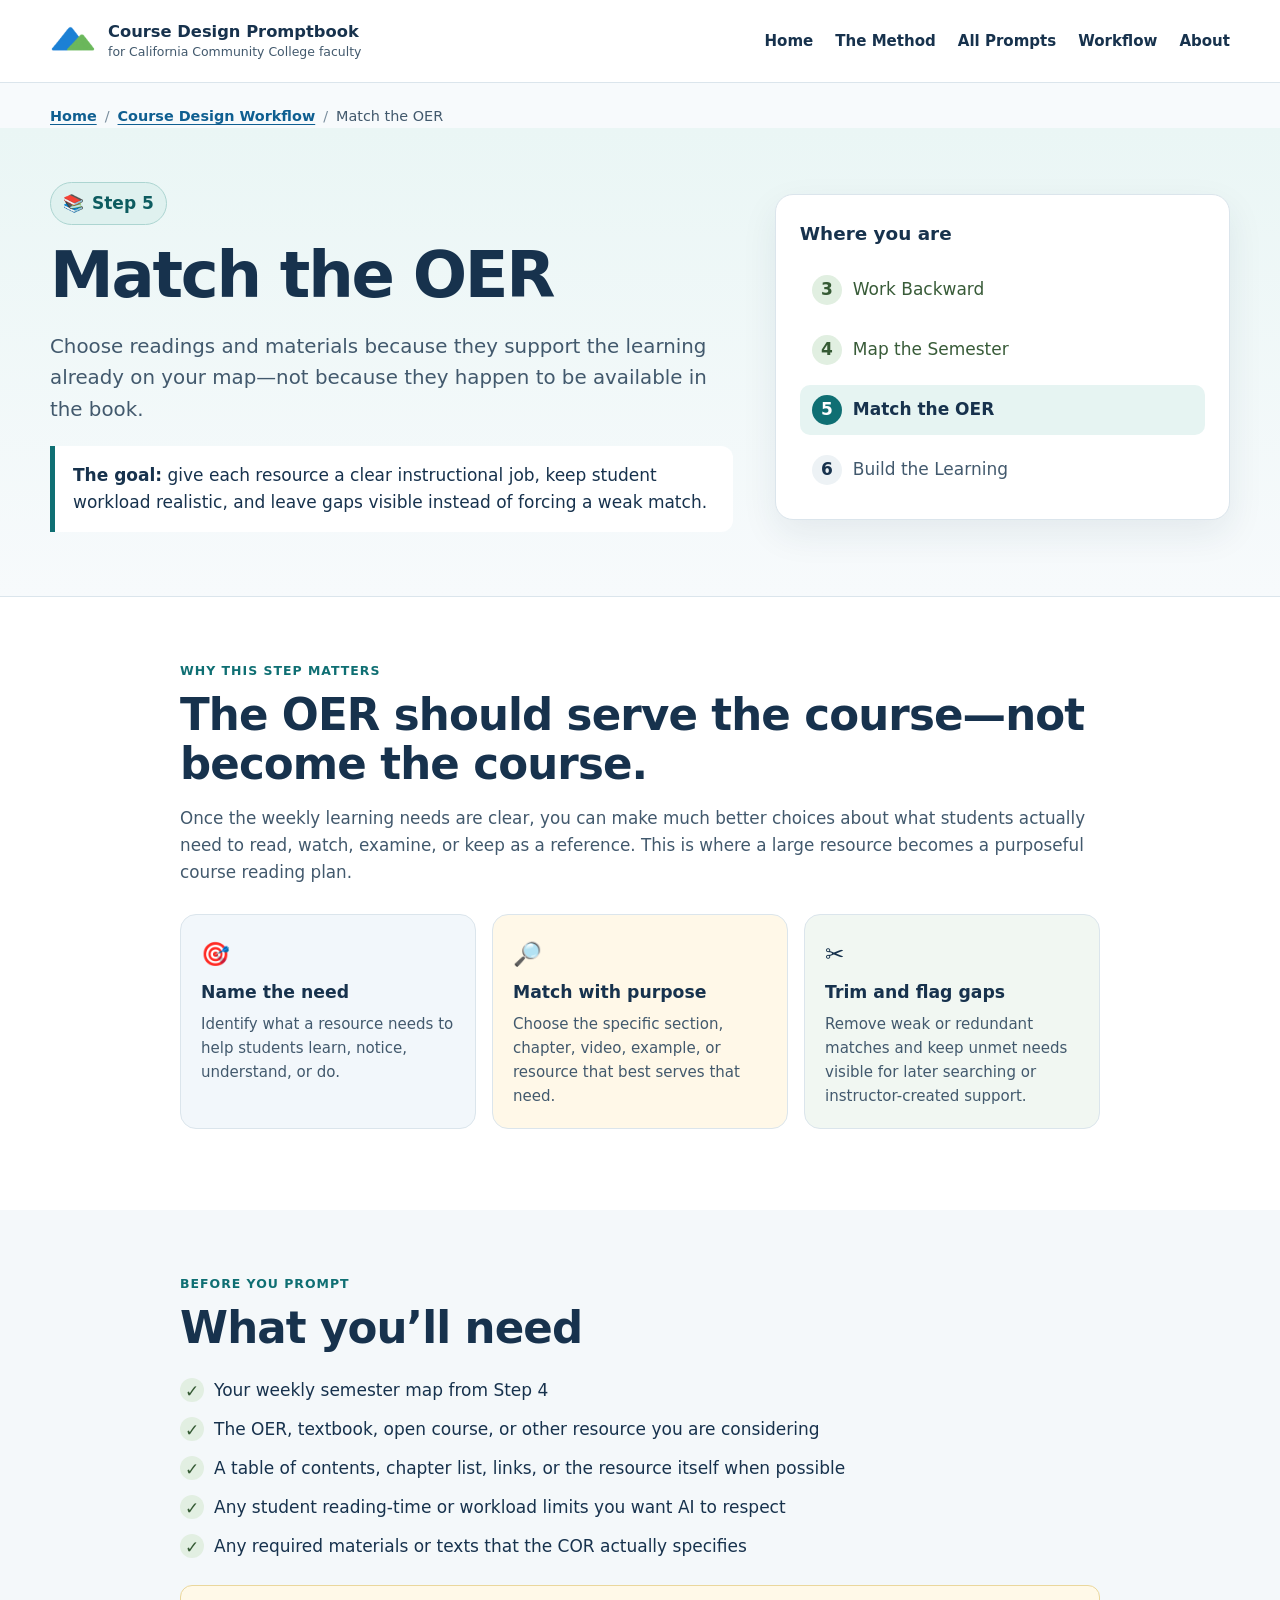
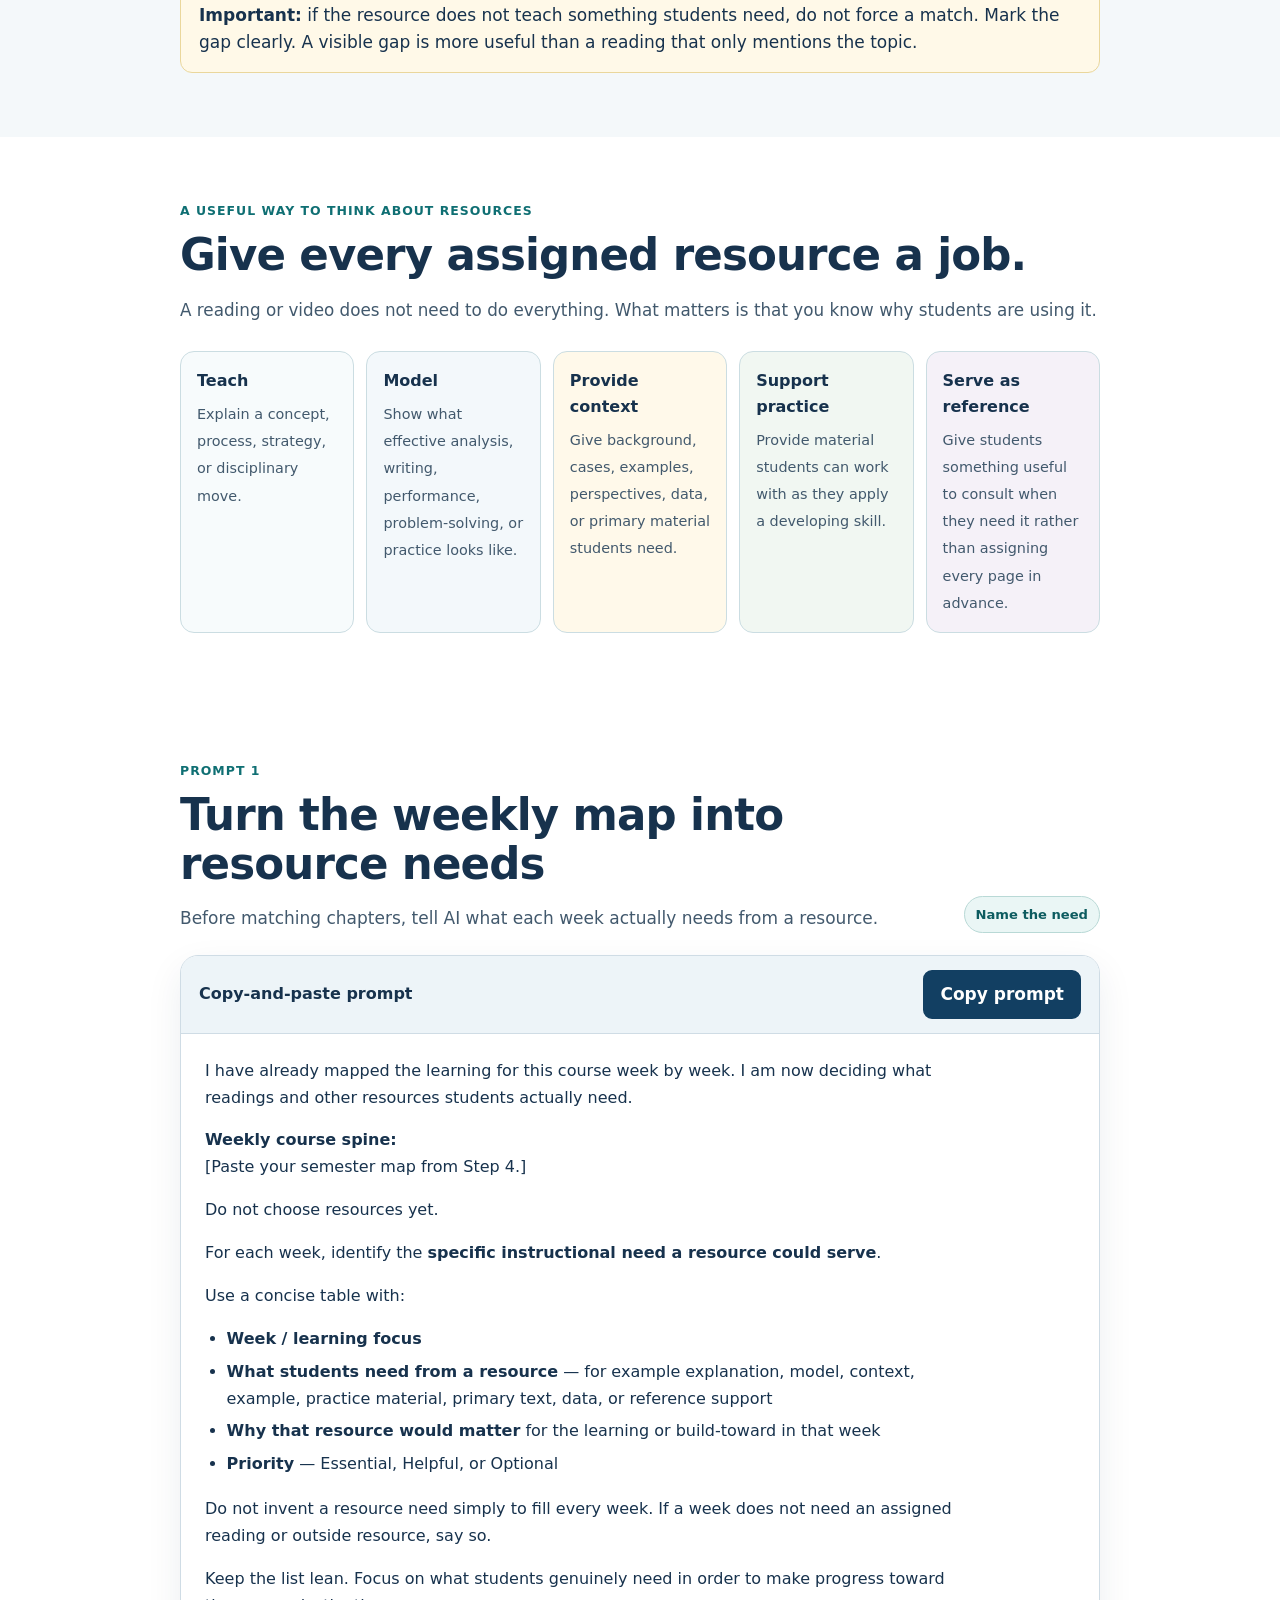
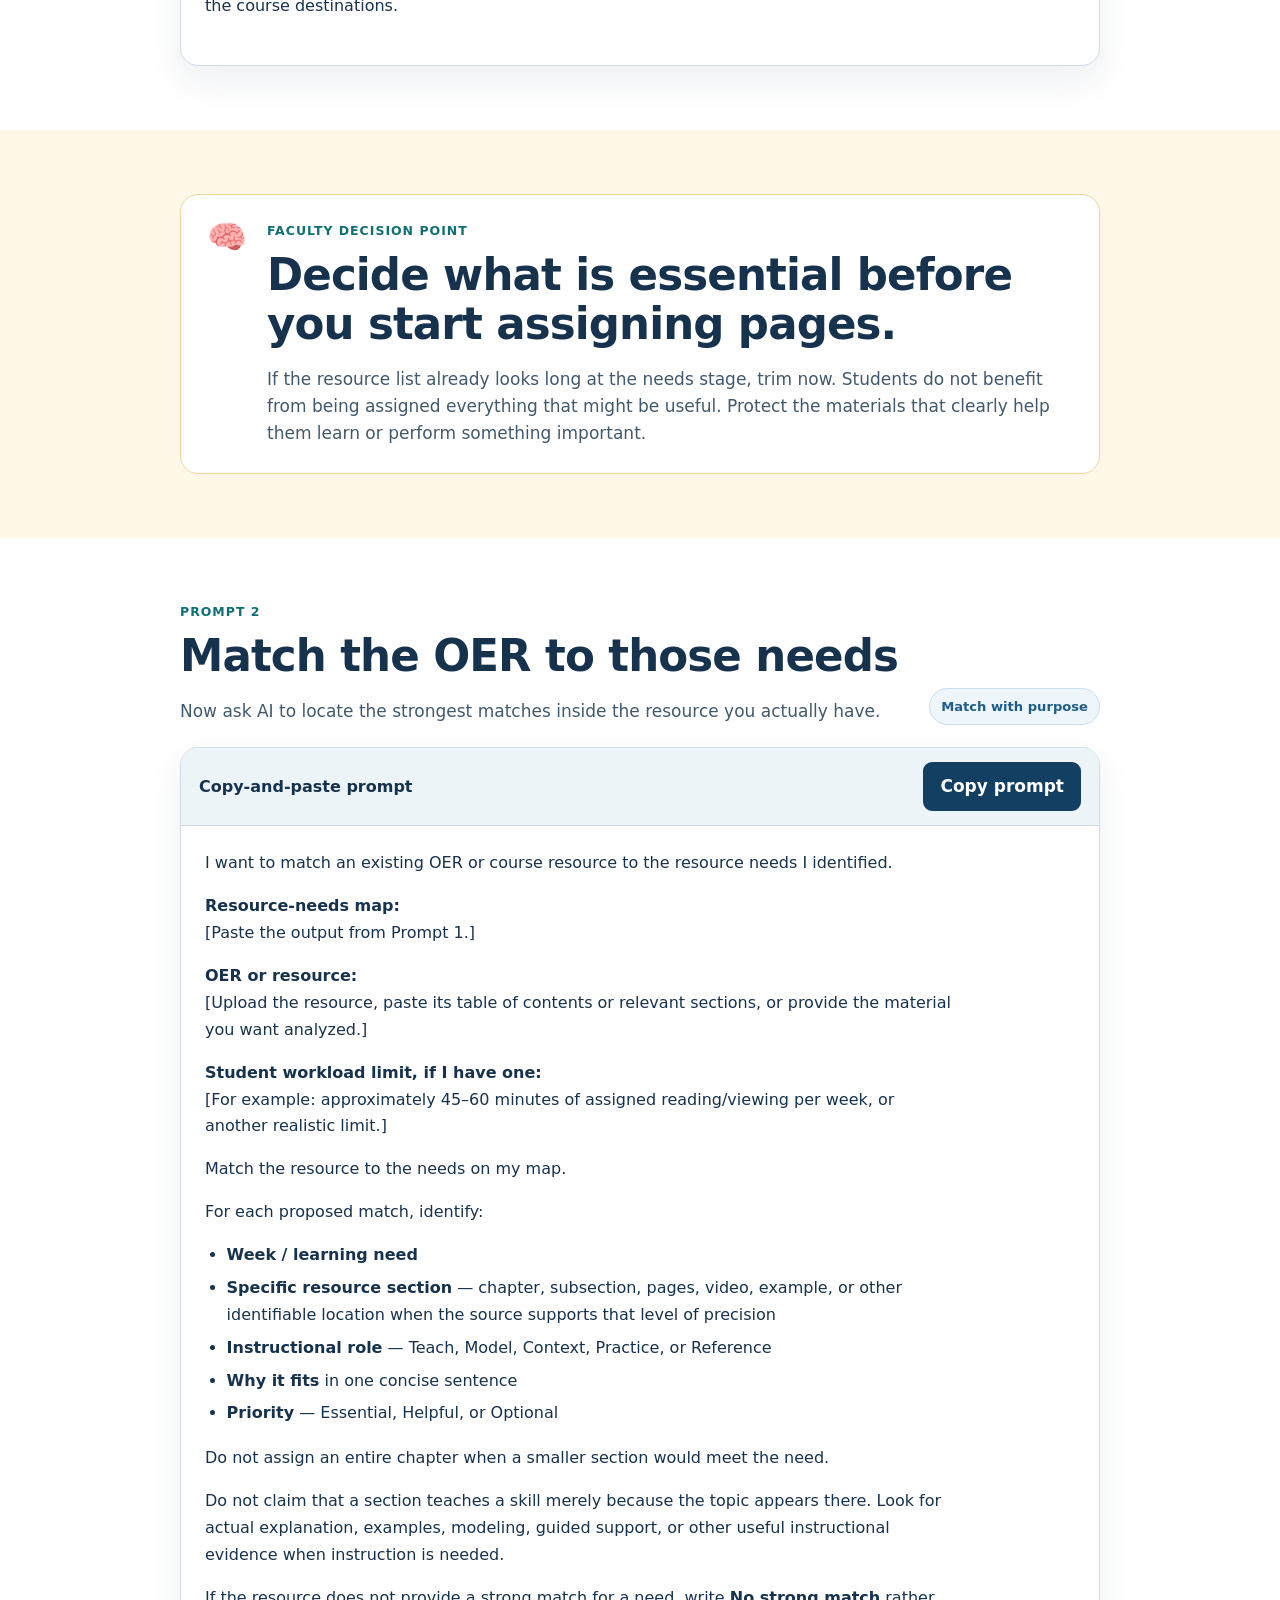
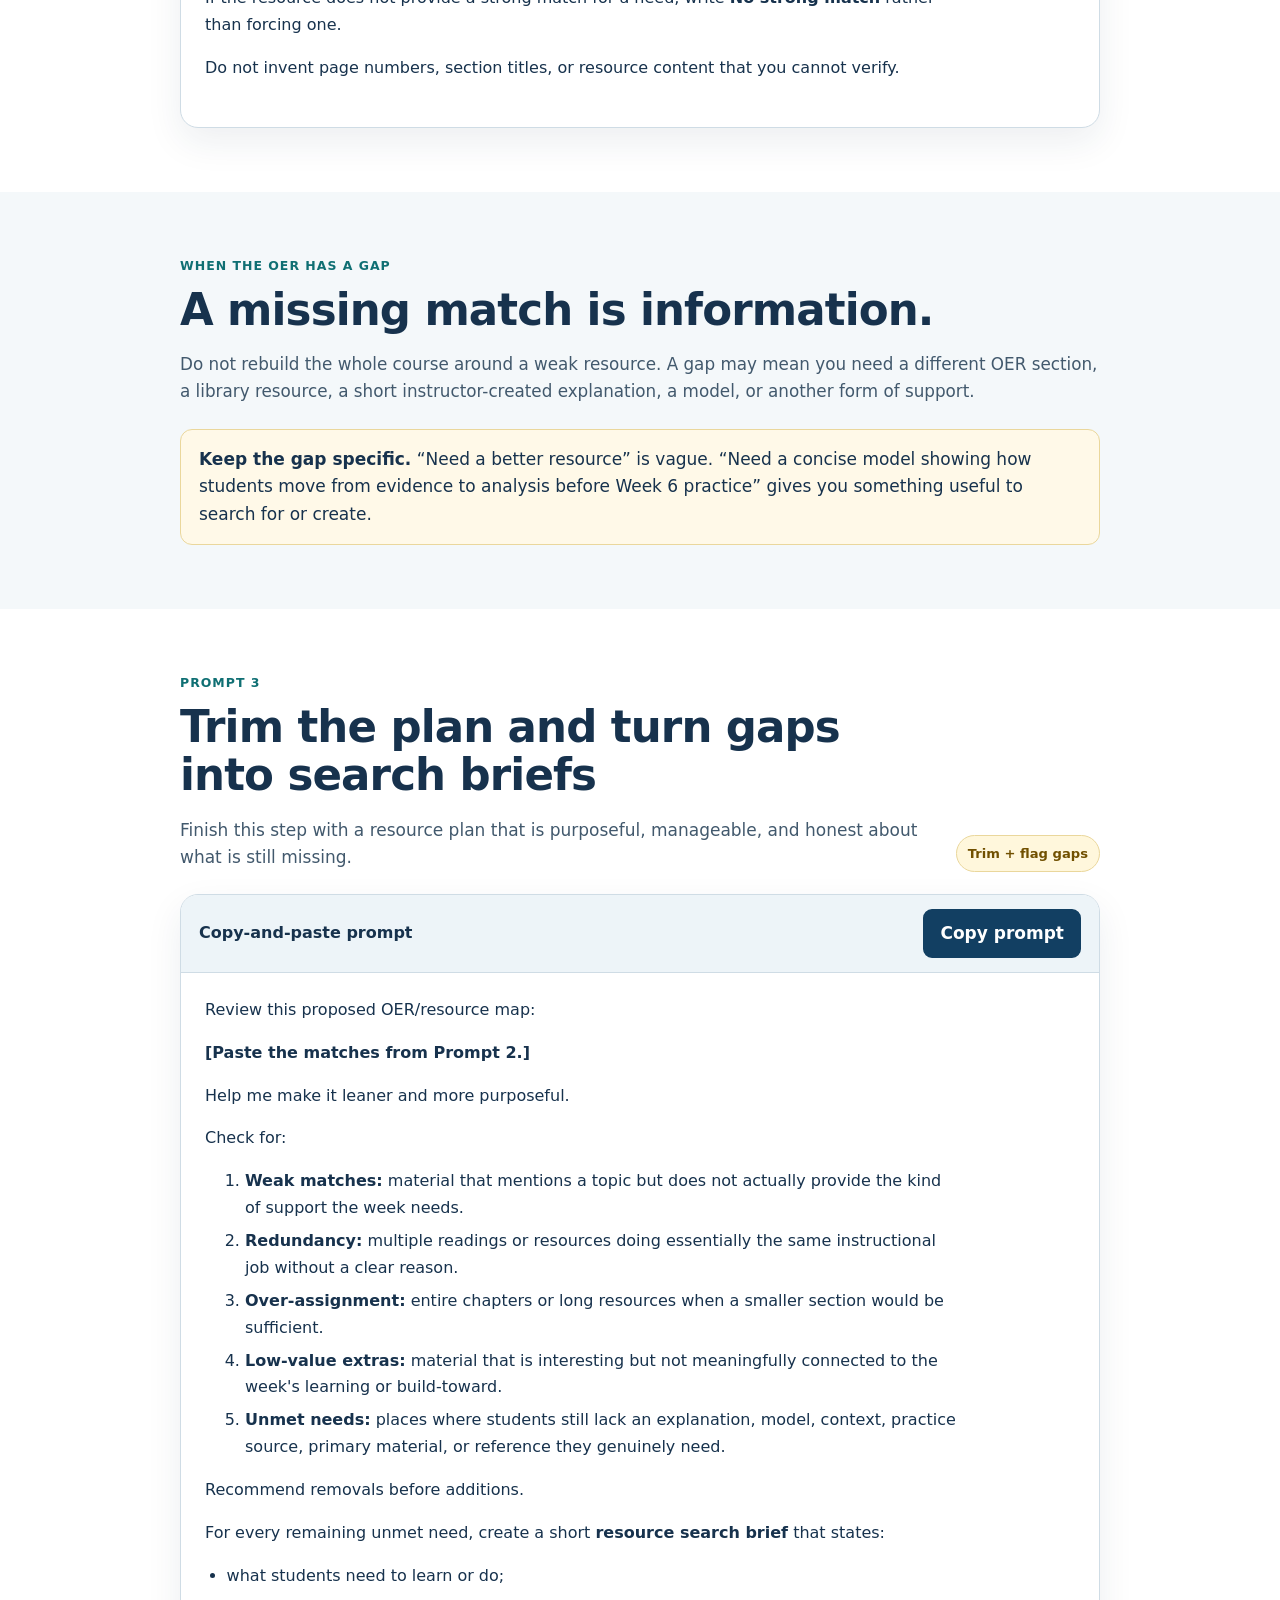
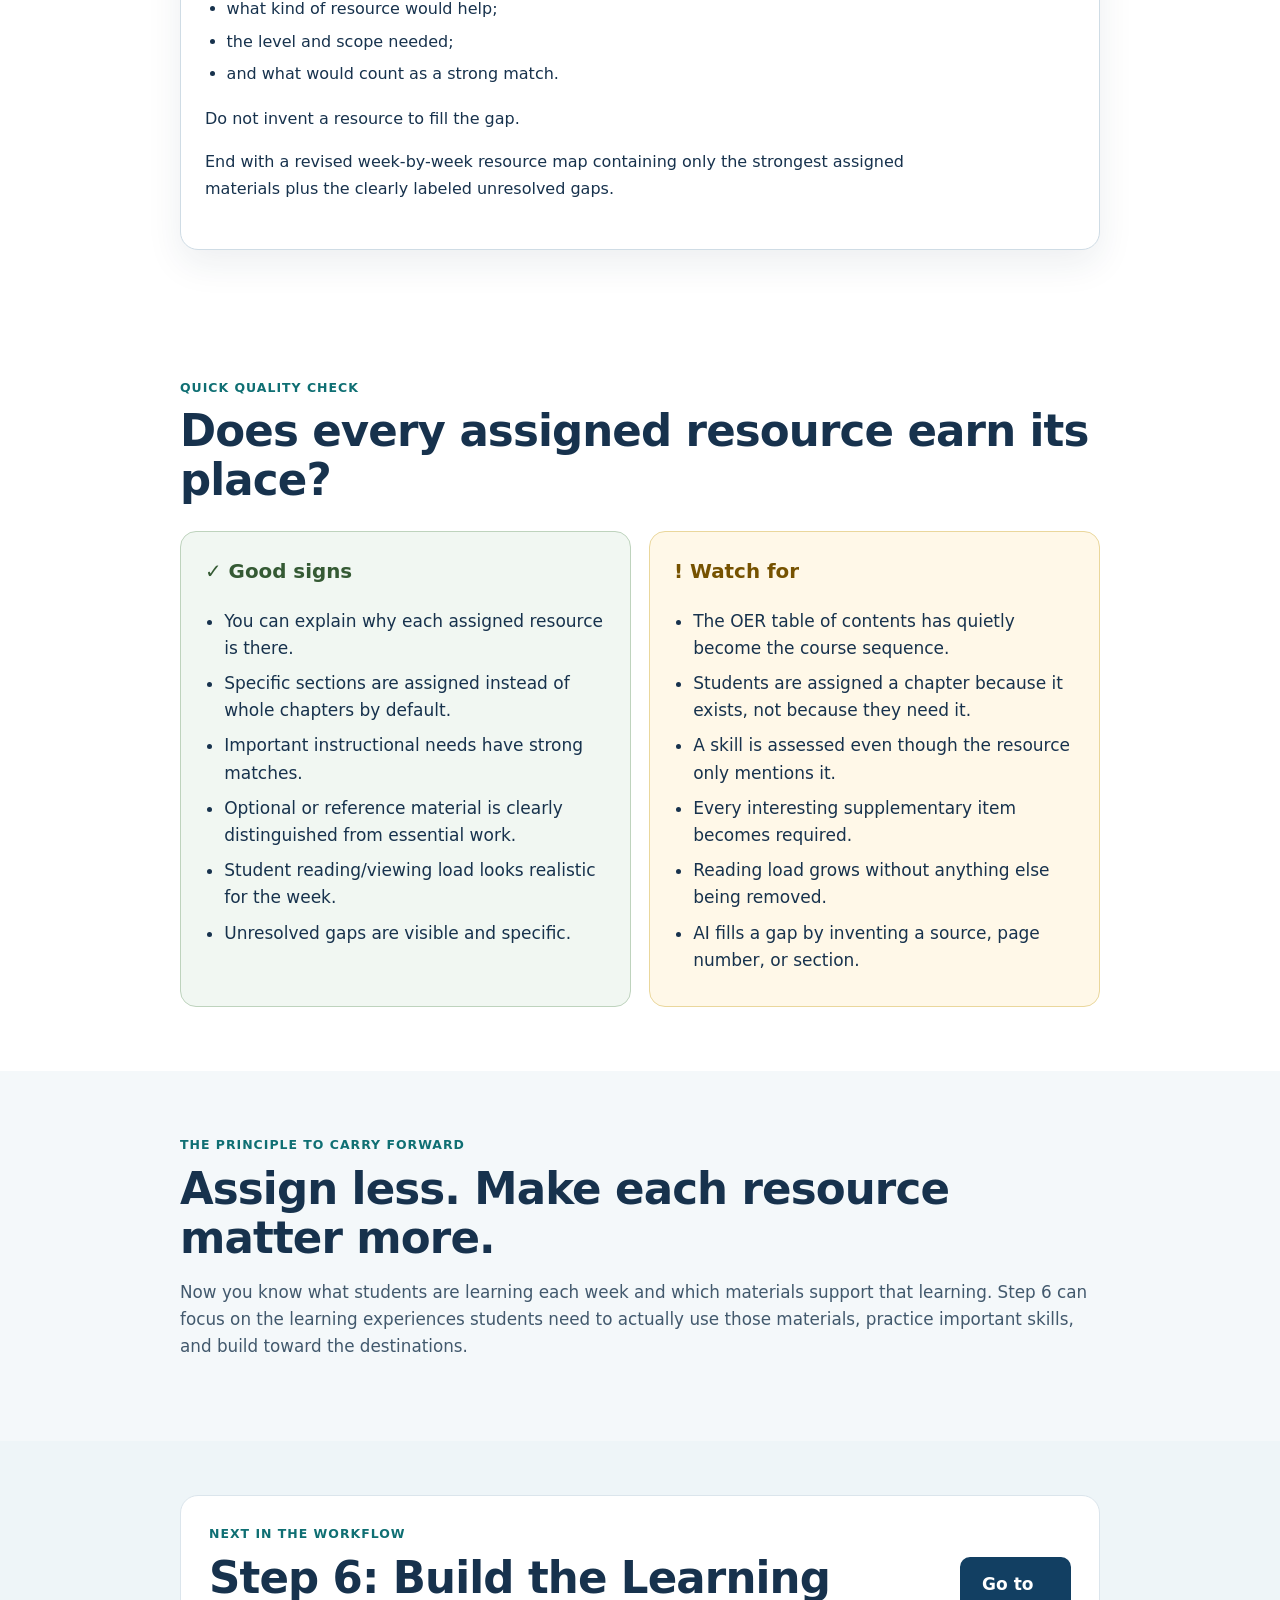
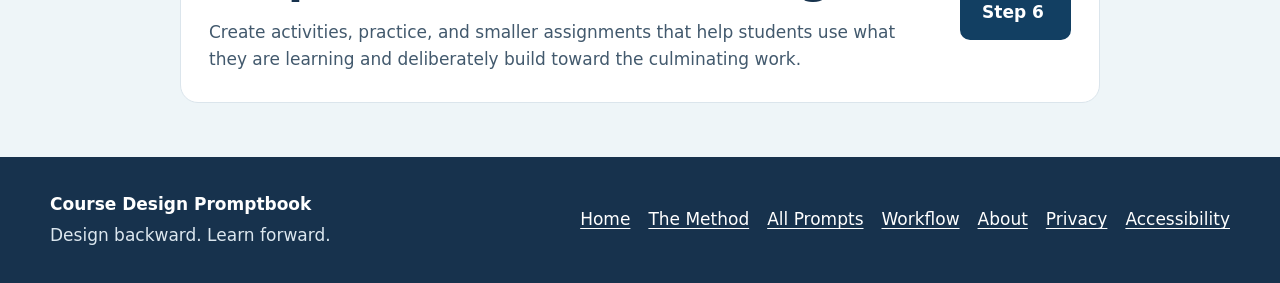
<file: match-the-oer.html>
<!DOCTYPE html>

<html lang="en">
<head>
<meta charset="utf-8"/>
<meta content="width=device-width, initial-scale=1" name="viewport"/>
<meta content="Step 5 of the Course Design Promptbook: match OER readings and materials to the learning needs already identified in the semester map, then trim, verify, and identify gaps." name="description"/>
<title>Match the OER | Course Design Promptbook</title>
<link href="favicon14.png" rel="icon" type="image/png"/>
<link href="styles.css" rel="stylesheet"/>
</head>
<body>
<a class="skip-link" href="#main-content">Skip to main content</a>
<header class="site-header">
<div class="shell header-inner">
<a aria-label="Course Design Promptbook home" class="brand" href="index.html">
<img alt="" class="brand-mark" height="46" src="favicon14.png" width="46"/>
<span class="brand-text">
<strong>Course Design Promptbook</strong>
<span>for California Community College faculty</span>
</span>
</a>
<nav aria-label="Primary navigation" class="site-nav">
<a href="index.html">Home</a>
<a href="method.html">The Method</a>
<a href="all-prompts.html">All Prompts</a>
<a href="index.html#workflow">Workflow</a>
<a href="index.html#about">About</a>
</nav>
</div>
</header>
<main id="main-content">
<div class="shell breadcrumb-wrap">
<nav aria-label="Breadcrumb">
<ol class="breadcrumb">
<li><a href="index.html">Home</a></li>
<li><a href="index.html#workflow">Course Design Workflow</a></li>
<li aria-current="page">Match the OER</li>
</ol>
</nav>
</div>
<section aria-labelledby="page-title" class="step-hero step-page-5">
<div class="shell step-hero-grid">
<div>
<div class="step-label"><span aria-hidden="true">📚</span> Step 5</div>
<h1 id="page-title">Match the OER</h1>
<p class="step-lede">Choose readings and materials because they support the learning already on your map—not because they happen to be available in the book.</p>
<p class="step-purpose"><strong>The goal:</strong> give each resource a clear instructional job, keep student workload realistic, and leave gaps visible instead of forcing a weak match.</p>
</div>
<aside aria-labelledby="mini-path-title" class="mini-path">
<h2 id="mini-path-title">Where you are</h2>
<ol>
<li class="done"><span>3</span> Work Backward</li>
<li class="done"><span>4</span> Map the Semester</li>
<li aria-current="step" class="current"><span>5</span> Match the OER</li>
<li><span>6</span> Build the Learning</li>
</ol>
</aside>
</div>
</section>
<section aria-labelledby="why-title" class="page-section">
<div class="shell narrow-shell">
<p class="eyebrow">Why this step matters</p>
<h2 id="why-title">The OER should serve the course—not become the course.</h2>
<p>Once the weekly learning needs are clear, you can make much better choices about what students actually need to read, watch, examine, or keep as a reference. This is where a large resource becomes a purposeful course reading plan.</p>
<ol aria-label="Match the OER process" class="three-beat">
<li><span aria-hidden="true">🎯</span><strong>Name the need</strong><p>Identify what a resource needs to help students learn, notice, understand, or do.</p></li>
<li><span aria-hidden="true">🔎</span><strong>Match with purpose</strong><p>Choose the specific section, chapter, video, example, or resource that best serves that need.</p></li>
<li><span aria-hidden="true">✂️</span><strong>Trim and flag gaps</strong><p>Remove weak or redundant matches and keep unmet needs visible for later searching or instructor-created support.</p></li>
</ol>
</div>
</section>
<section aria-labelledby="need-title" class="page-section soft-section">
<div class="shell narrow-shell">
<p class="eyebrow">Before you prompt</p>
<h2 id="need-title">What you’ll need</h2>
<ul class="check-list">
<li>Your weekly semester map from Step 4</li>
<li>The OER, textbook, open course, or other resource you are considering</li>
<li>A table of contents, chapter list, links, or the resource itself when possible</li>
<li>Any student reading-time or workload limits you want AI to respect</li>
<li>Any required materials or texts that the COR actually specifies</li>
</ul>
<div class="note-card">
<p><strong>Important:</strong> if the resource does not teach something students need, do not force a match. Mark the gap clearly. A visible gap is more useful than a reading that only mentions the topic.</p>
</div>
</div>
</section>
<section aria-labelledby="roles-title" class="page-section">
<div class="shell narrow-shell">
<p class="eyebrow">A useful way to think about resources</p>
<h2 id="roles-title">Give every assigned resource a job.</h2>
<p>A reading or video does not need to do everything. What matters is that you know why students are using it.</p>
<div aria-label="Possible instructional roles for course resources" class="resource-role-grid">
<article><strong>Teach</strong><span>Explain a concept, process, strategy, or disciplinary move.</span></article>
<article><strong>Model</strong><span>Show what effective analysis, writing, performance, problem-solving, or practice looks like.</span></article>
<article><strong>Provide context</strong><span>Give background, cases, examples, perspectives, data, or primary material students need.</span></article>
<article><strong>Support practice</strong><span>Provide material students can work with as they apply a developing skill.</span></article>
<article><strong>Serve as reference</strong><span>Give students something useful to consult when they need it rather than assigning every page in advance.</span></article>
</div>
</div>
</section>
<section aria-labelledby="prompt-one-title" class="page-section">
<div class="shell narrow-shell">
<div class="prompt-heading-row">
<div>
<p class="eyebrow">Prompt 1</p>
<h2 id="prompt-one-title">Turn the weekly map into resource needs</h2>
<p>Before matching chapters, tell AI what each week actually needs from a resource.</p>
</div>
<span class="prompt-badge prompt-badge-teal">Name the need</span>
</div>
<article aria-labelledby="prompt-one-title" class="prompt-card">
<div class="prompt-toolbar">
<h3 id="prompt-one-label">Copy-and-paste prompt</h3>
<button aria-label="Copy Turn the weekly map into resource needs" class="copy-button" data-copy-target="prompt-one" data-status-target="status-one" type="button">Copy prompt</button>
</div>
<div class="prompt-text" id="prompt-one">
<p>I have already mapped the learning for this course week by week. I am now deciding what readings and other resources students actually need.</p>
<p><strong>Weekly course spine:</strong><br/>[Paste your semester map from Step 4.]</p>
<p>Do not choose resources yet.</p>
<p>For each week, identify the <strong>specific instructional need a resource could serve</strong>.</p>
<p>Use a concise table with:</p>
<ul>
<li><strong>Week / learning focus</strong></li>
<li><strong>What students need from a resource</strong> — for example explanation, model, context, example, practice material, primary text, data, or reference support</li>
<li><strong>Why that resource would matter</strong> for the learning or build-toward in that week</li>
<li><strong>Priority</strong> — Essential, Helpful, or Optional</li>
</ul>
<p>Do not invent a resource need simply to fill every week. If a week does not need an assigned reading or outside resource, say so.</p>
<p>Keep the list lean. Focus on what students genuinely need in order to make progress toward the course destinations.</p>
</div>
<p aria-live="polite" class="copy-status" id="status-one" role="status"></p>
</article>
</div>
</section>
<section aria-labelledby="pause-title" class="page-section choice-section">
<div class="shell narrow-shell">
<div class="choice-callout">
<span aria-hidden="true" class="choice-icon">🧠</span>
<div>
<p class="eyebrow">Faculty decision point</p>
<h2 id="pause-title">Decide what is essential before you start assigning pages.</h2>
<p>If the resource list already looks long at the needs stage, trim now. Students do not benefit from being assigned everything that might be useful. Protect the materials that clearly help them learn or perform something important.</p>
</div>
</div>
</div>
</section>
<section aria-labelledby="prompt-two-title" class="page-section">
<div class="shell narrow-shell">
<div class="prompt-heading-row">
<div>
<p class="eyebrow">Prompt 2</p>
<h2 id="prompt-two-title">Match the OER to those needs</h2>
<p>Now ask AI to locate the strongest matches inside the resource you actually have.</p>
</div>
<span class="prompt-badge">Match with purpose</span>
</div>
<article aria-labelledby="prompt-two-title" class="prompt-card">
<div class="prompt-toolbar">
<h3 id="prompt-two-label">Copy-and-paste prompt</h3>
<button aria-label="Copy Match the OER to those needs" class="copy-button" data-copy-target="prompt-two" data-status-target="status-two" type="button">Copy prompt</button>
</div>
<div class="prompt-text" id="prompt-two">
<p>I want to match an existing OER or course resource to the resource needs I identified.</p>
<p><strong>Resource-needs map:</strong><br/>[Paste the output from Prompt 1.]</p>
<p><strong>OER or resource:</strong><br/>[Upload the resource, paste its table of contents or relevant sections, or provide the material you want analyzed.]</p>
<p><strong>Student workload limit, if I have one:</strong><br/>[For example: approximately 45–60 minutes of assigned reading/viewing per week, or another realistic limit.]</p>
<p>Match the resource to the needs on my map.</p>
<p>For each proposed match, identify:</p>
<ul>
<li><strong>Week / learning need</strong></li>
<li><strong>Specific resource section</strong> — chapter, subsection, pages, video, example, or other identifiable location when the source supports that level of precision</li>
<li><strong>Instructional role</strong> — Teach, Model, Context, Practice, or Reference</li>
<li><strong>Why it fits</strong> in one concise sentence</li>
<li><strong>Priority</strong> — Essential, Helpful, or Optional</li>
</ul>
<p>Do not assign an entire chapter when a smaller section would meet the need.</p>
<p>Do not claim that a section teaches a skill merely because the topic appears there. Look for actual explanation, examples, modeling, guided support, or other useful instructional evidence when instruction is needed.</p>
<p>If the resource does not provide a strong match for a need, write <strong>No strong match</strong> rather than forcing one.</p>
<p>Do not invent page numbers, section titles, or resource content that you cannot verify.</p>
</div>
<p aria-live="polite" class="copy-status" id="status-two" role="status"></p>
</article>
</div>
</section>
<section aria-labelledby="gap-title" class="page-section soft-section">
<div class="shell narrow-shell">
<p class="eyebrow">When the OER has a gap</p>
<h2 id="gap-title">A missing match is information.</h2>
<p>Do not rebuild the whole course around a weak resource. A gap may mean you need a different OER section, a library resource, a short instructor-created explanation, a model, or another form of support.</p>
<div class="note-card">
<p><strong>Keep the gap specific.</strong> “Need a better resource” is vague. “Need a concise model showing how students move from evidence to analysis before Week 6 practice” gives you something useful to search for or create.</p>
</div>
</div>
</section>
<section aria-labelledby="prompt-three-title" class="page-section">
<div class="shell narrow-shell">
<div class="prompt-heading-row">
<div>
<p class="eyebrow">Prompt 3</p>
<h2 id="prompt-three-title">Trim the plan and turn gaps into search briefs</h2>
<p>Finish this step with a resource plan that is purposeful, manageable, and honest about what is still missing.</p>
</div>
<span class="prompt-badge prompt-badge-gold">Trim + flag gaps</span>
</div>
<article aria-labelledby="prompt-three-title" class="prompt-card">
<div class="prompt-toolbar">
<h3 id="prompt-three-label">Copy-and-paste prompt</h3>
<button aria-label="Copy Trim the plan and turn gaps into search briefs" class="copy-button" data-copy-target="prompt-three" data-status-target="status-three" type="button">Copy prompt</button>
</div>
<div class="prompt-text" id="prompt-three">
<p>Review this proposed OER/resource map:</p>
<p><strong>[Paste the matches from Prompt 2.]</strong></p>
<p>Help me make it leaner and more purposeful.</p>
<p>Check for:</p>
<ol>
<li><strong>Weak matches:</strong> material that mentions a topic but does not actually provide the kind of support the week needs.</li>
<li><strong>Redundancy:</strong> multiple readings or resources doing essentially the same instructional job without a clear reason.</li>
<li><strong>Over-assignment:</strong> entire chapters or long resources when a smaller section would be sufficient.</li>
<li><strong>Low-value extras:</strong> material that is interesting but not meaningfully connected to the week's learning or build-toward.</li>
<li><strong>Unmet needs:</strong> places where students still lack an explanation, model, context, practice source, primary material, or reference they genuinely need.</li>
</ol>
<p>Recommend removals before additions.</p>
<p>For every remaining unmet need, create a short <strong>resource search brief</strong> that states:</p>
<ul>
<li>what students need to learn or do;</li>
<li>what kind of resource would help;</li>
<li>the level and scope needed;</li>
<li>and what would count as a strong match.</li>
</ul>
<p>Do not invent a resource to fill the gap.</p>
<p>End with a revised week-by-week resource map containing only the strongest assigned materials plus the clearly labeled unresolved gaps.</p>
</div>
<p aria-live="polite" class="copy-status" id="status-three" role="status"></p>
</article>
</div>
</section>
<section aria-labelledby="signs-title" class="page-section">
<div class="shell narrow-shell">
<p class="eyebrow">Quick quality check</p>
<h2 id="signs-title">Does every assigned resource earn its place?</h2>
<div class="signs-grid">
<article class="sign-card good-signs">
<h3><span aria-hidden="true">✓</span> Good signs</h3>
<ul>
<li>You can explain why each assigned resource is there.</li>
<li>Specific sections are assigned instead of whole chapters by default.</li>
<li>Important instructional needs have strong matches.</li>
<li>Optional or reference material is clearly distinguished from essential work.</li>
<li>Student reading/viewing load looks realistic for the week.</li>
<li>Unresolved gaps are visible and specific.</li>
</ul>
</article>
<article class="sign-card watch-signs">
<h3><span aria-hidden="true">!</span> Watch for</h3>
<ul>
<li>The OER table of contents has quietly become the course sequence.</li>
<li>Students are assigned a chapter because it exists, not because they need it.</li>
<li>A skill is assessed even though the resource only mentions it.</li>
<li>Every interesting supplementary item becomes required.</li>
<li>Reading load grows without anything else being removed.</li>
<li>AI fills a gap by inventing a source, page number, or section.</li>
</ul>
</article>
</div>
</div>
</section>
<section aria-labelledby="principle-title" class="page-section soft-section">
<div class="shell narrow-shell">
<p class="eyebrow">The principle to carry forward</p>
<h2 id="principle-title">Assign less. Make each resource matter more.</h2>
<p>Now you know what students are learning each week and which materials support that learning. Step 6 can focus on the learning experiences students need to actually use those materials, practice important skills, and build toward the destinations.</p>
</div>
</section>
<section aria-labelledby="next-title" class="next-step-section">
<div class="shell narrow-shell next-step-card">
<div>
<p class="eyebrow">Next in the workflow</p>
<h2 id="next-title">Step 6: Build the Learning</h2>
<p>Create activities, practice, and smaller assignments that help students use what they are learning and deliberately build toward the culminating work.</p>
</div>
<a class="button button-primary" href="build-the-learning.html">Go to Step 6</a>
</div>
</section>
</main>
<footer class="site-footer">
<div class="shell footer-grid">
<div>
<strong>Course Design Promptbook</strong>
<p>Design backward. Learn forward.</p>
</div>
<nav aria-label="Footer navigation">
<a href="index.html">Home</a>
<a href="method.html">The Method</a>
<a href="all-prompts.html">All Prompts</a>
<a href="index.html#workflow">Workflow</a>
<a href="index.html#about">About</a>
<a href="privacy.html">Privacy</a><a href="accessibility.html">Accessibility</a></nav>
</div>
</footer>
<script defer="" src="script.js"></script>
</body>
</html>
</file>
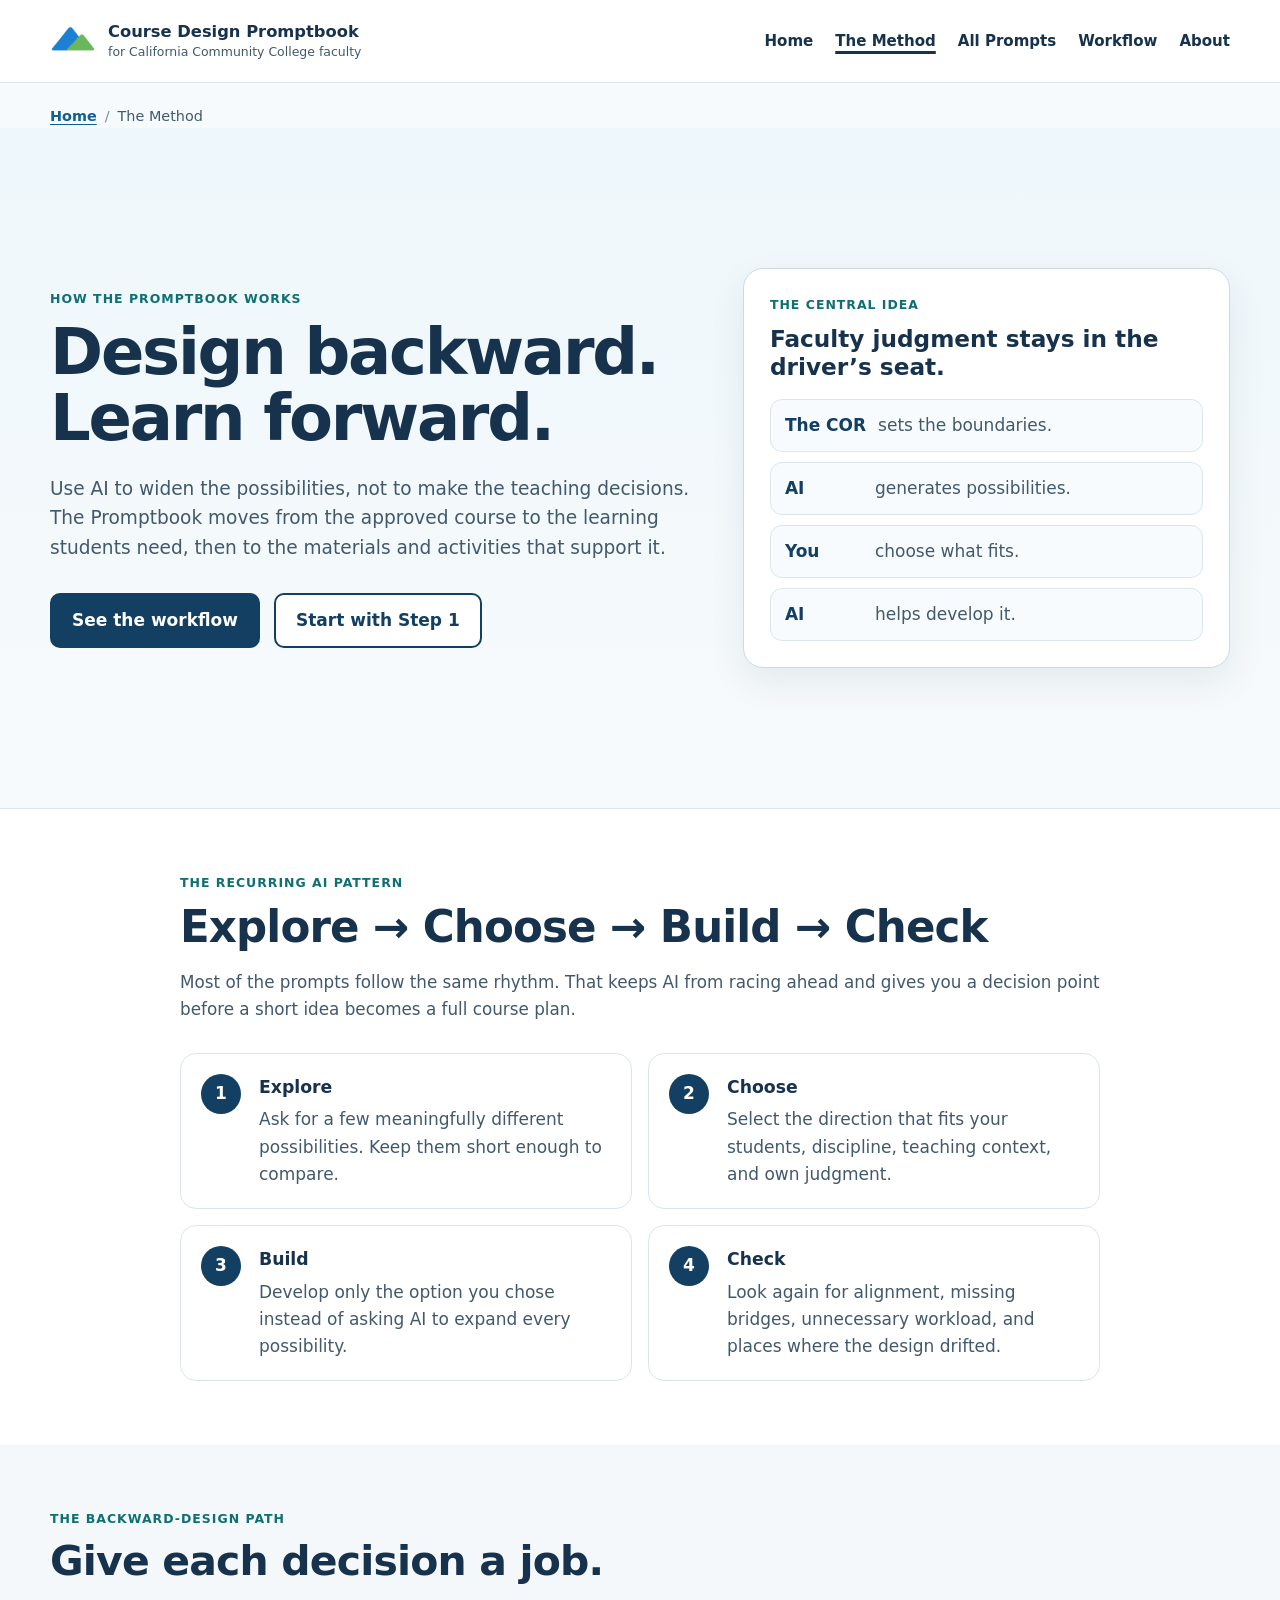
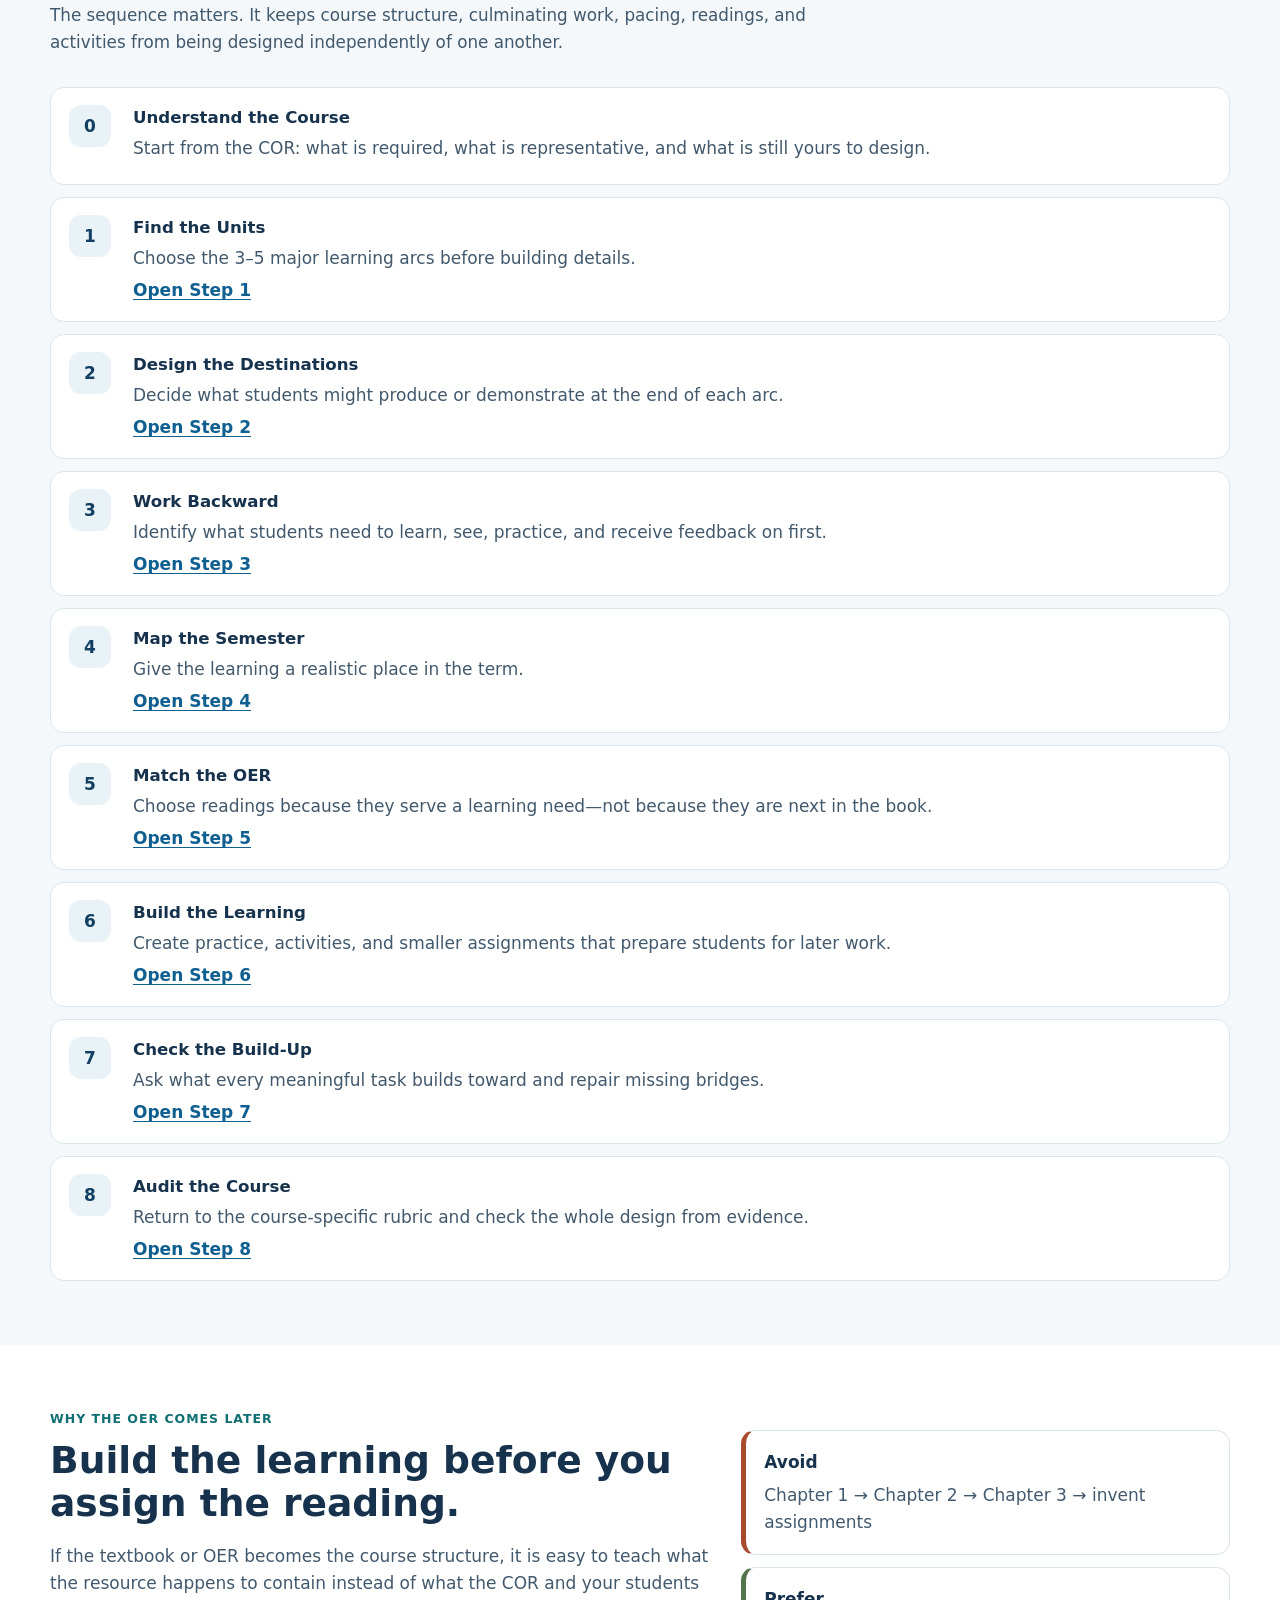
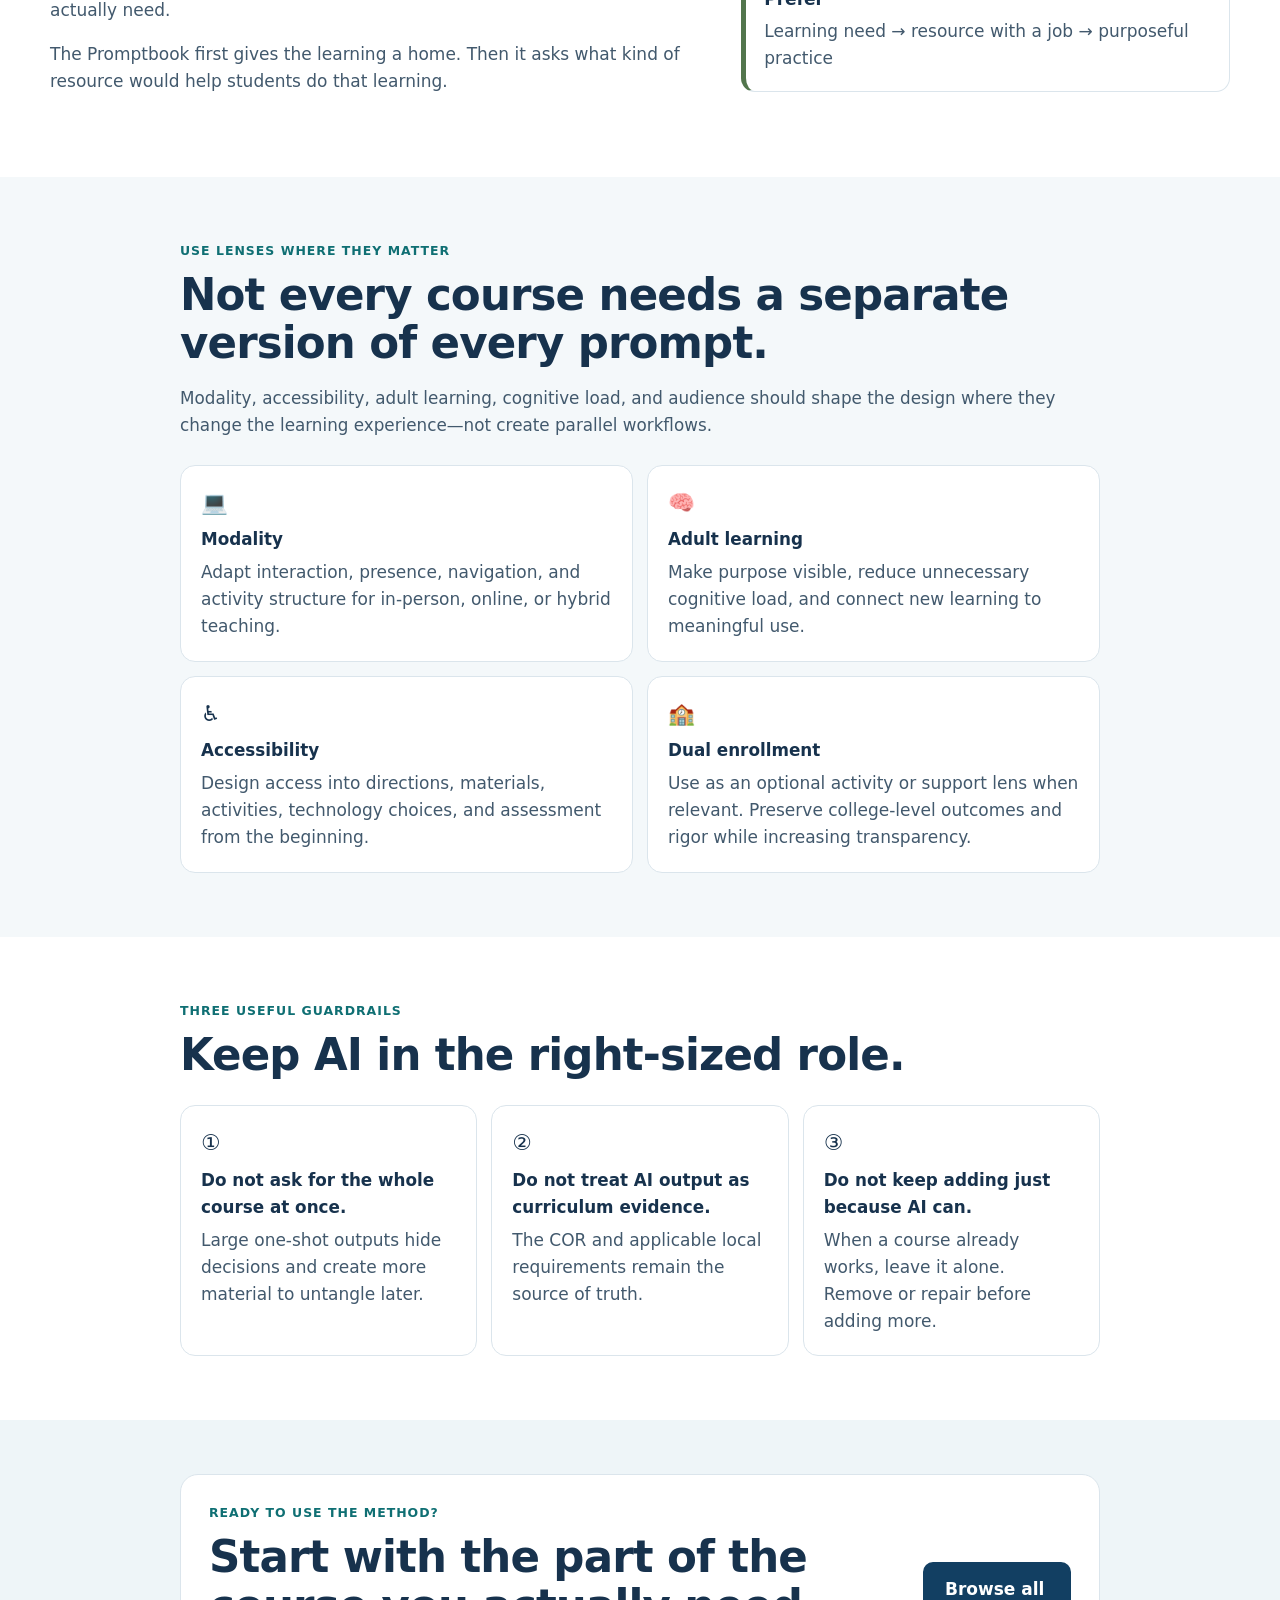
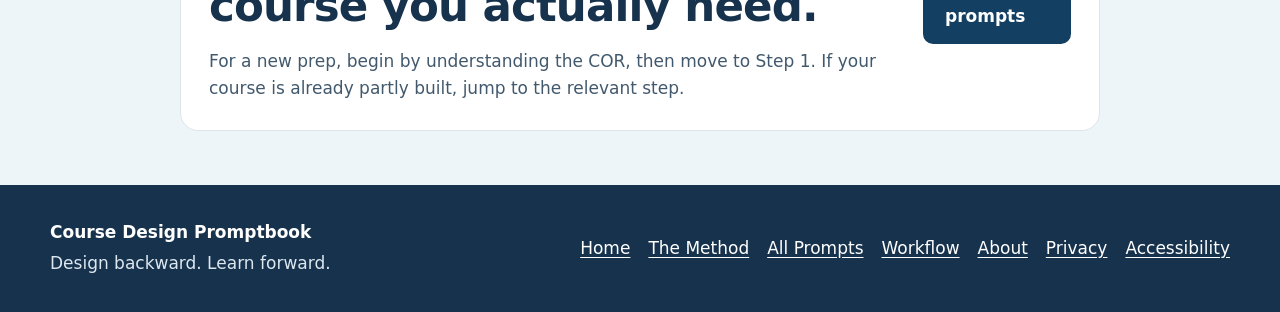
<file: method.html>
<!DOCTYPE html>

<html lang="en">
<head>
<meta charset="utf-8"/>
<meta content="width=device-width, initial-scale=1" name="viewport"/>
<meta content="The Course Design Promptbook method: a faculty-centered approach to using AI for backward course design from the Course Outline of Record." name="description"/>
<title>The Method | Course Design Promptbook</title>
<link href="favicon14.png" rel="icon" type="image/png"/>
<link href="styles.css" rel="stylesheet"/>
</head>
<body>
<a class="skip-link" href="#main-content">Skip to main content</a>
<header class="site-header">
<div class="shell header-inner">
<a aria-label="Course Design Promptbook home" class="brand" href="index.html">
<img alt="" class="brand-mark" height="46" src="favicon14.png" width="46"/>
<span class="brand-text">
<strong>Course Design Promptbook</strong>
<span>for California Community College faculty</span>
</span>
</a>
<nav aria-label="Primary navigation" class="site-nav">
<a href="index.html">Home</a>
<a aria-current="page" href="method.html">The Method</a>
<a href="all-prompts.html">All Prompts</a>
<a href="index.html#workflow">Workflow</a>
<a href="index.html#about">About</a>
</nav>
</div>
</header>
<main id="main-content">
<div class="shell breadcrumb-wrap">
<nav aria-label="Breadcrumb">
<ol class="breadcrumb">
<li><a href="index.html">Home</a></li>
<li aria-current="page">The Method</li>
</ol>
</nav>
</div>
<section aria-labelledby="page-title" class="method-hero">
<div class="shell method-hero-grid">
<div>
<p class="eyebrow">How the Promptbook works</p>
<h1 id="page-title">Design backward. Learn forward.</h1>
<p class="method-lede">Use AI to widen the possibilities, not to make the teaching decisions. The Promptbook moves from the approved course to the learning students need, then to the materials and activities that support it.</p>
<div class="hero-actions">
<a class="button button-primary" href="index.html#workflow">See the workflow</a>
<a class="button button-secondary" href="find-the-units.html">Start with Step 1</a>
</div>
</div>
<aside aria-labelledby="control-title" class="method-callout">
<p class="eyebrow">The central idea</p>
<h2 id="control-title">Faculty judgment stays in the driver’s seat.</h2>
<ol class="control-stack">
<li><strong>The COR</strong><span>sets the boundaries.</span></li>
<li><strong>AI</strong><span>generates possibilities.</span></li>
<li><strong>You</strong><span>choose what fits.</span></li>
<li><strong>AI</strong><span>helps develop it.</span></li>
</ol>
</aside>
</div>
</section>
<section aria-labelledby="pattern-title" class="page-section">
<div class="shell narrow-shell">
<p class="eyebrow">The recurring AI pattern</p>
<h2 id="pattern-title">Explore → Choose → Build → Check</h2>
<p>Most of the prompts follow the same rhythm. That keeps AI from racing ahead and gives you a decision point before a short idea becomes a full course plan.</p>
<ol class="method-detail-grid">
<li>
<span class="method-detail-number">1</span>
<div><h3>Explore</h3><p>Ask for a few meaningfully different possibilities. Keep them short enough to compare.</p></div>
</li>
<li>
<span class="method-detail-number">2</span>
<div><h3>Choose</h3><p>Select the direction that fits your students, discipline, teaching context, and own judgment.</p></div>
</li>
<li>
<span class="method-detail-number">3</span>
<div><h3>Build</h3><p>Develop only the option you chose instead of asking AI to expand every possibility.</p></div>
</li>
<li>
<span class="method-detail-number">4</span>
<div><h3>Check</h3><p>Look again for alignment, missing bridges, unnecessary workload, and places where the design drifted.</p></div>
</li>
</ol>
</div>
</section>
<section aria-labelledby="path-title" class="page-section soft-section">
<div class="shell">
<div class="section-heading">
<p class="eyebrow">The backward-design path</p>
<h2 id="path-title">Give each decision a job.</h2>
<p>The sequence matters. It keeps course structure, culminating work, pacing, readings, and activities from being designed independently of one another.</p>
</div>
<ol aria-label="Course Design Promptbook workflow" class="method-path">
<li><span>0</span><div><strong>Understand the Course</strong><p>Start from the COR: what is required, what is representative, and what is still yours to design.</p></div></li>
<li><span>1</span><div><strong>Find the Units</strong><p>Choose the 3–5 major learning arcs before building details.</p><a href="find-the-units.html">Open Step 1</a></div></li>
<li><span>2</span><div><strong>Design the Destinations</strong><p>Decide what students might produce or demonstrate at the end of each arc.</p><a href="design-the-destinations.html">Open Step 2</a></div></li>
<li><span>3</span><div><strong>Work Backward</strong><p>Identify what students need to learn, see, practice, and receive feedback on first.</p><a href="work-backward.html">Open Step 3</a></div></li>
<li><span>4</span><div><strong>Map the Semester</strong><p>Give the learning a realistic place in the term.</p><a href="map-the-semester.html">Open Step 4</a></div></li>
<li><span>5</span><div><strong>Match the OER</strong><p>Choose readings because they serve a learning need—not because they are next in the book.</p><a href="match-the-oer.html">Open Step 5</a></div></li>
<li><span>6</span><div><strong>Build the Learning</strong><p>Create practice, activities, and smaller assignments that prepare students for later work.</p><a href="build-the-learning.html">Open Step 6</a></div></li>
<li><span>7</span><div><strong>Check the Build-Up</strong><p>Ask what every meaningful task builds toward and repair missing bridges.</p><a href="check-the-build-up.html">Open Step 7</a></div></li>
<li><span>8</span><div><strong>Audit the Course</strong><p>Return to the course-specific rubric and check the whole design from evidence.</p><a href="audit-the-course.html">Open Step 8</a></div></li>
</ol>
</div>
</section>
<section aria-labelledby="oer-title" class="page-section">
<div class="shell split-method-section">
<div>
<p class="eyebrow">Why the OER comes later</p>
<h2 id="oer-title">Build the learning before you assign the reading.</h2>
<p>If the textbook or OER becomes the course structure, it is easy to teach what the resource happens to contain instead of what the COR and your students actually need.</p>
<p>The Promptbook first gives the learning a home. Then it asks what kind of resource would help students do that learning.</p>
</div>
<div aria-label="OER sequencing comparison" class="contrast-card">
<div class="contrast-row avoid-row"><strong>Avoid</strong><span>Chapter 1 → Chapter 2 → Chapter 3 → invent assignments</span></div>
<div class="contrast-row prefer-row"><strong>Prefer</strong><span>Learning need → resource with a job → purposeful practice</span></div>
</div>
</div>
</section>
<section aria-labelledby="lenses-title" class="page-section soft-section">
<div class="shell narrow-shell">
<p class="eyebrow">Use lenses where they matter</p>
<h2 id="lenses-title">Not every course needs a separate version of every prompt.</h2>
<p>Modality, accessibility, adult learning, cognitive load, and audience should shape the design where they change the learning experience—not create parallel workflows.</p>
<div class="lens-summary-grid">
<article><span aria-hidden="true">💻</span><h3>Modality</h3><p>Adapt interaction, presence, navigation, and activity structure for in-person, online, or hybrid teaching.</p></article>
<article><span aria-hidden="true">🧠</span><h3>Adult learning</h3><p>Make purpose visible, reduce unnecessary cognitive load, and connect new learning to meaningful use.</p></article>
<article><span aria-hidden="true">♿</span><h3>Accessibility</h3><p>Design access into directions, materials, activities, technology choices, and assessment from the beginning.</p></article>
<article><span aria-hidden="true">🏫</span><h3>Dual enrollment</h3><p>Use as an optional activity or support lens when relevant. Preserve college-level outcomes and rigor while increasing transparency.</p></article>
</div>
</div>
</section>
<section aria-labelledby="guardrails-title" class="page-section">
<div class="shell narrow-shell">
<p class="eyebrow">Three useful guardrails</p>
<h2 id="guardrails-title">Keep AI in the right-sized role.</h2>
<div class="guardrail-grid">
<article><span aria-hidden="true">①</span><h3>Do not ask for the whole course at once.</h3><p>Large one-shot outputs hide decisions and create more material to untangle later.</p></article>
<article><span aria-hidden="true">②</span><h3>Do not treat AI output as curriculum evidence.</h3><p>The COR and applicable local requirements remain the source of truth.</p></article>
<article><span aria-hidden="true">③</span><h3>Do not keep adding just because AI can.</h3><p>When a course already works, leave it alone. Remove or repair before adding more.</p></article>
</div>
</div>
</section>
<section aria-labelledby="next-title" class="next-step-section">
<div class="shell narrow-shell next-step-card">
<div>
<p class="eyebrow">Ready to use the method?</p>
<h2 id="next-title">Start with the part of the course you actually need.</h2>
<p>For a new prep, begin by understanding the COR, then move to Step 1. If your course is already partly built, jump to the relevant step.</p>
</div>
<a class="button button-primary" href="all-prompts.html">Browse all prompts</a>
</div>
</section>
</main>
<footer class="site-footer">
<div class="shell footer-grid">
<div>
<strong>Course Design Promptbook</strong>
<p>Design backward. Learn forward.</p>
</div>
<nav aria-label="Footer navigation">
<a href="index.html">Home</a>
<a aria-current="page" href="method.html">The Method</a>
<a href="all-prompts.html">All Prompts</a>
<a href="index.html#workflow">Workflow</a>
<a href="index.html#about">About</a>
<a href="privacy.html">Privacy</a><a href="accessibility.html">Accessibility</a></nav>
</div>
</footer>
</body>
</html>
</file>
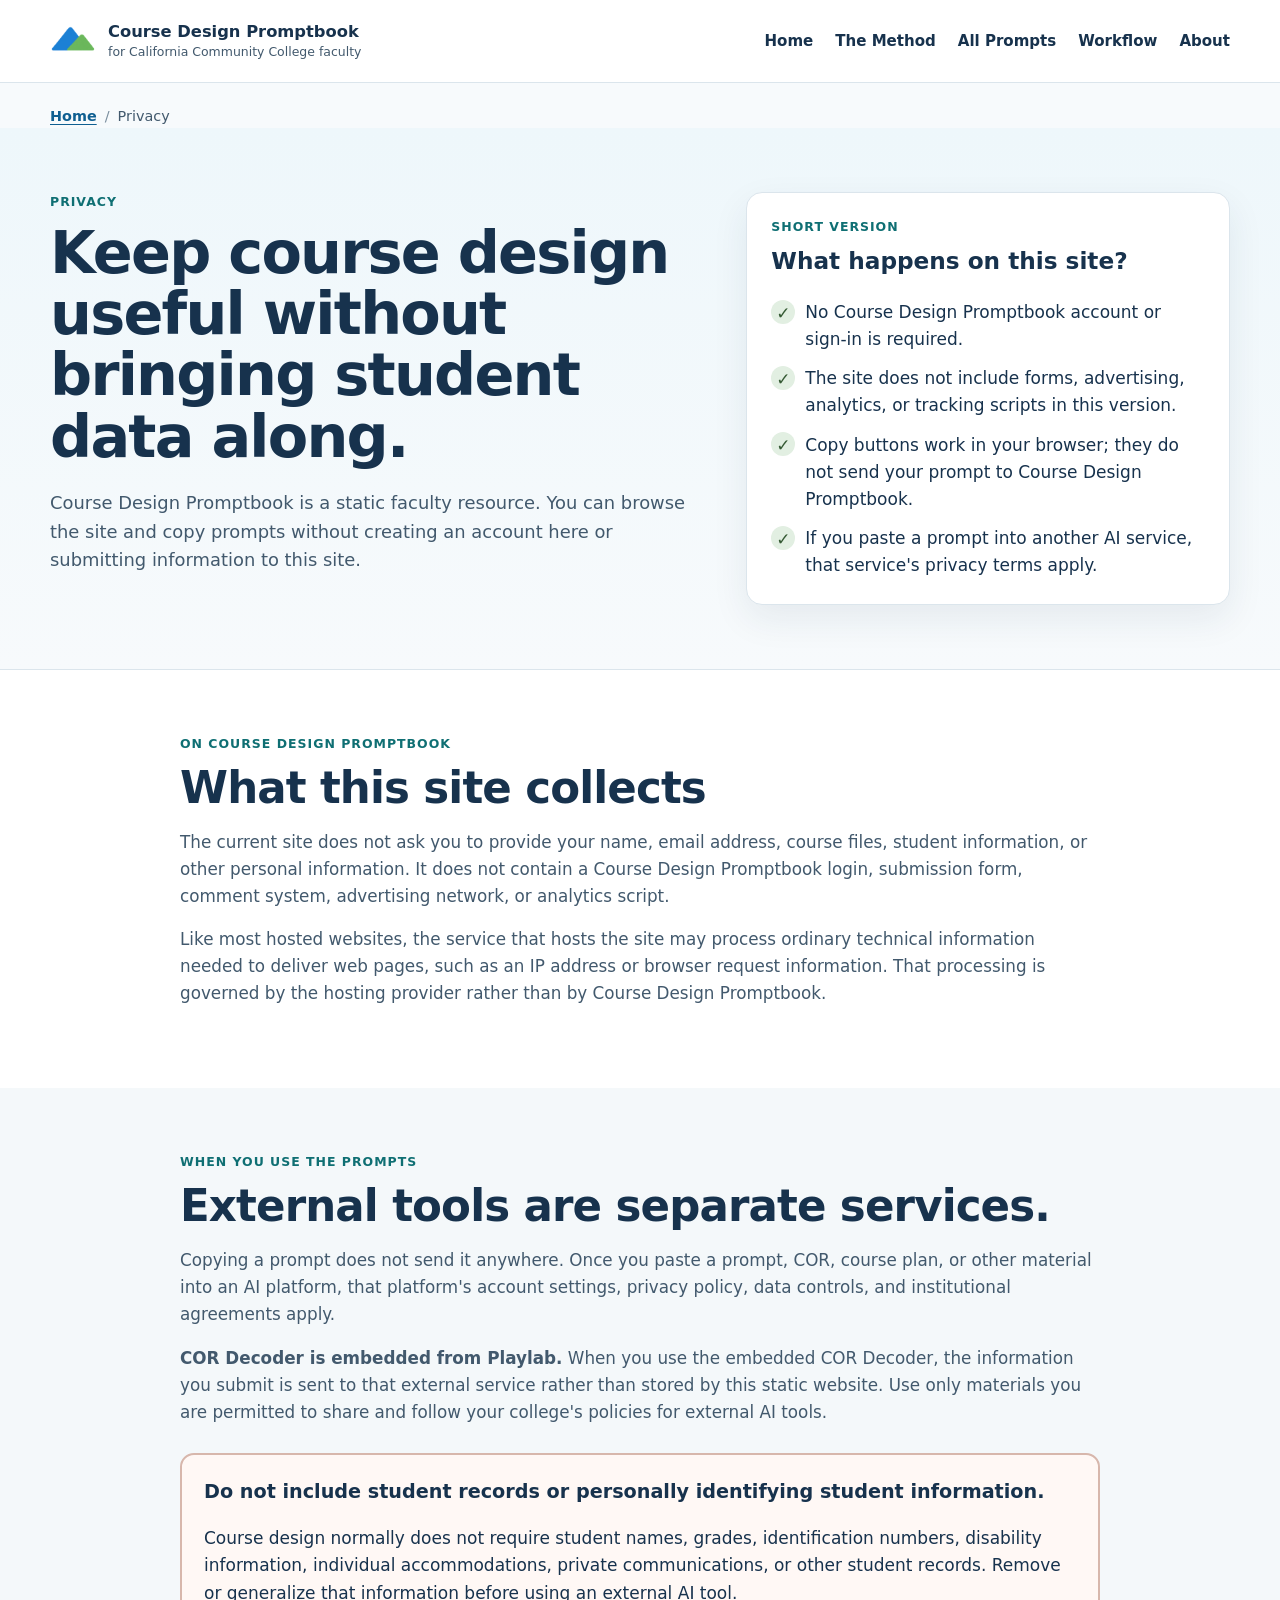
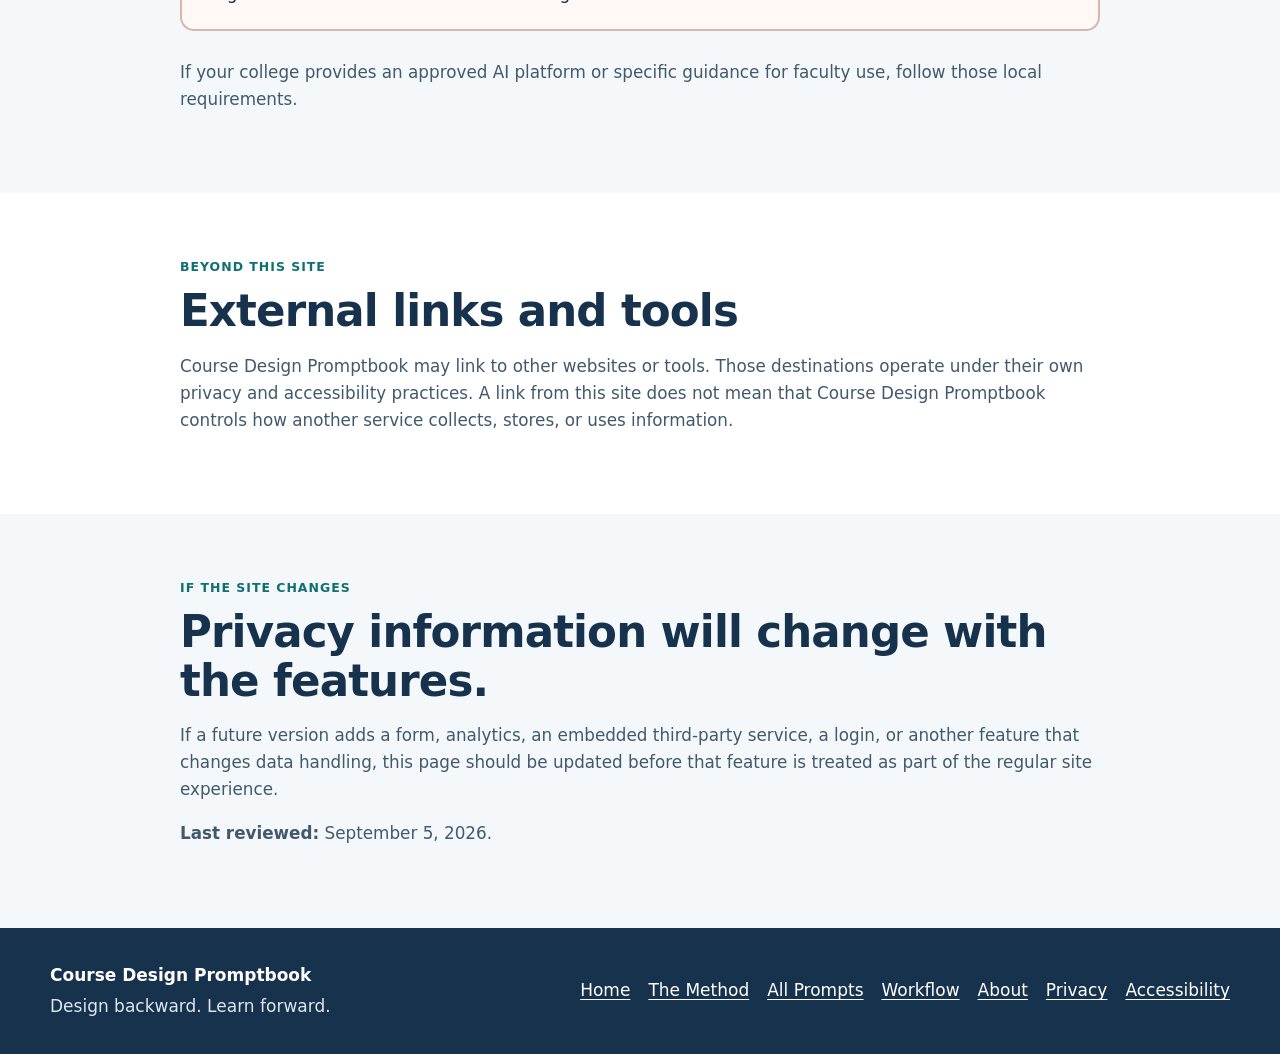
<file: privacy.html>
<!doctype html>
<html lang="en">
<head>
  <meta charset="utf-8">
  <meta name="viewport" content="width=device-width, initial-scale=1">
  <meta name="description" content="Privacy information for Course Design Promptbook, an independent faculty-created resource for California Community College educators.">
  <title>Privacy | Course Design Promptbook</title>
  <link rel="icon" type="image/png" href="favicon14.png">
  <link rel="stylesheet" href="styles.css">
</head>
<body>
  <a class="skip-link" href="#main-content">Skip to main content</a>

  <header class="site-header">
    <div class="shell header-inner">
      <a class="brand" href="index.html" aria-label="Course Design Promptbook home">
        <img class="brand-mark" src="favicon14.png" alt="" width="46" height="46">
        <span class="brand-text">
          <strong>Course Design Promptbook</strong>
          <span>for California Community College faculty</span>
        </span>
      </a>

      <nav class="site-nav" aria-label="Primary navigation">
        <a href="index.html">Home</a>
        <a href="method.html">The Method</a>
        <a href="all-prompts.html">All Prompts</a>
        <a href="index.html#workflow">Workflow</a>
        <a href="index.html#about">About</a>
      </nav>
    </div>
  </header>

  <main id="main-content">
    <div class="shell breadcrumb-wrap">
      <nav aria-label="Breadcrumb">
        <ol class="breadcrumb">
          <li><a href="index.html">Home</a></li>
          <li aria-current="page">Privacy</li>
        </ol>
      </nav>
    </div>

    <section class="policy-hero" aria-labelledby="page-title">
      <div class="shell policy-hero-grid">
        <div>
          <p class="eyebrow">Privacy</p>
          <h1 id="page-title">Keep course design useful without bringing student data along.</h1>
          <p class="policy-lede">Course Design Promptbook is a static faculty resource. You can browse the site and copy prompts without creating an account here or submitting information to this site.</p>
        </div>
        <aside class="policy-summary" aria-labelledby="privacy-short-title">
          <p class="eyebrow">Short version</p>
          <h2 id="privacy-short-title">What happens on this site?</h2>
          <ul class="check-list compact-list">
            <li>No Course Design Promptbook account or sign-in is required.</li>
            <li>The site does not include forms, advertising, analytics, or tracking scripts in this version.</li>
            <li>Copy buttons work in your browser; they do not send your prompt to Course Design Promptbook.</li>
            <li>If you paste a prompt into another AI service, that service's privacy terms apply.</li>
          </ul>
        </aside>
      </div>
    </section>

    <section class="page-section" aria-labelledby="collect-title">
      <div class="shell narrow-shell">
        <p class="eyebrow">On Course Design Promptbook</p>
        <h2 id="collect-title">What this site collects</h2>
        <p>The current site does not ask you to provide your name, email address, course files, student information, or other personal information. It does not contain a Course Design Promptbook login, submission form, comment system, advertising network, or analytics script.</p>
        <p>Like most hosted websites, the service that hosts the site may process ordinary technical information needed to deliver web pages, such as an IP address or browser request information. That processing is governed by the hosting provider rather than by Course Design Promptbook.</p>
      </div>
    </section>

    <section class="page-section soft-section" aria-labelledby="ai-title">
      <div class="shell narrow-shell">
        <p class="eyebrow">When you use the prompts</p>
        <h2 id="ai-title">External tools are separate services.</h2>
        <p>Copying a prompt does not send it anywhere. Once you paste a prompt, COR, course plan, or other material into an AI platform, that platform's account settings, privacy policy, data controls, and institutional agreements apply.</p>
        <p><strong>COR Decoder is embedded from Playlab.</strong> When you use the embedded COR Decoder, the information you submit is sent to that external service rather than stored by this static website. Use only materials you are permitted to share and follow your college's policies for external AI tools.</p>

        <div class="privacy-do-not-share" role="note" aria-labelledby="student-data-title">
          <h3 id="student-data-title">Do not include student records or personally identifying student information.</h3>
          <p>Course design normally does not require student names, grades, identification numbers, disability information, individual accommodations, private communications, or other student records. Remove or generalize that information before using an external AI tool.</p>
        </div>

        <p>If your college provides an approved AI platform or specific guidance for faculty use, follow those local requirements.</p>
      </div>
    </section>

    <section class="page-section" aria-labelledby="links-title">
      <div class="shell narrow-shell">
        <p class="eyebrow">Beyond this site</p>
        <h2 id="links-title">External links and tools</h2>
        <p>Course Design Promptbook may link to other websites or tools. Those destinations operate under their own privacy and accessibility practices. A link from this site does not mean that Course Design Promptbook controls how another service collects, stores, or uses information.</p>
      </div>
    </section>

    <section class="page-section soft-section" aria-labelledby="changes-title">
      <div class="shell narrow-shell">
        <p class="eyebrow">If the site changes</p>
        <h2 id="changes-title">Privacy information will change with the features.</h2>
        <p>If a future version adds a form, analytics, an embedded third-party service, a login, or another feature that changes data handling, this page should be updated before that feature is treated as part of the regular site experience.</p>
        <p class="small-note"><strong>Last reviewed:</strong> September 5, 2026.</p>
      </div>
    </section>
  </main>

  <footer class="site-footer">
    <div class="shell footer-grid">
      <div>
        <strong>Course Design Promptbook</strong>
        <p>Design backward. Learn forward.</p>
      </div>
      <nav aria-label="Footer navigation">
        <a href="index.html">Home</a>
        <a href="method.html">The Method</a>
        <a href="all-prompts.html">All Prompts</a>
        <a href="index.html#workflow">Workflow</a>
        <a href="index.html#about">About</a>
        <a href="privacy.html" aria-current="page">Privacy</a>
        <a href="accessibility.html">Accessibility</a>
      </nav>
    </div>
  </footer>
</body>
</html>
</file>
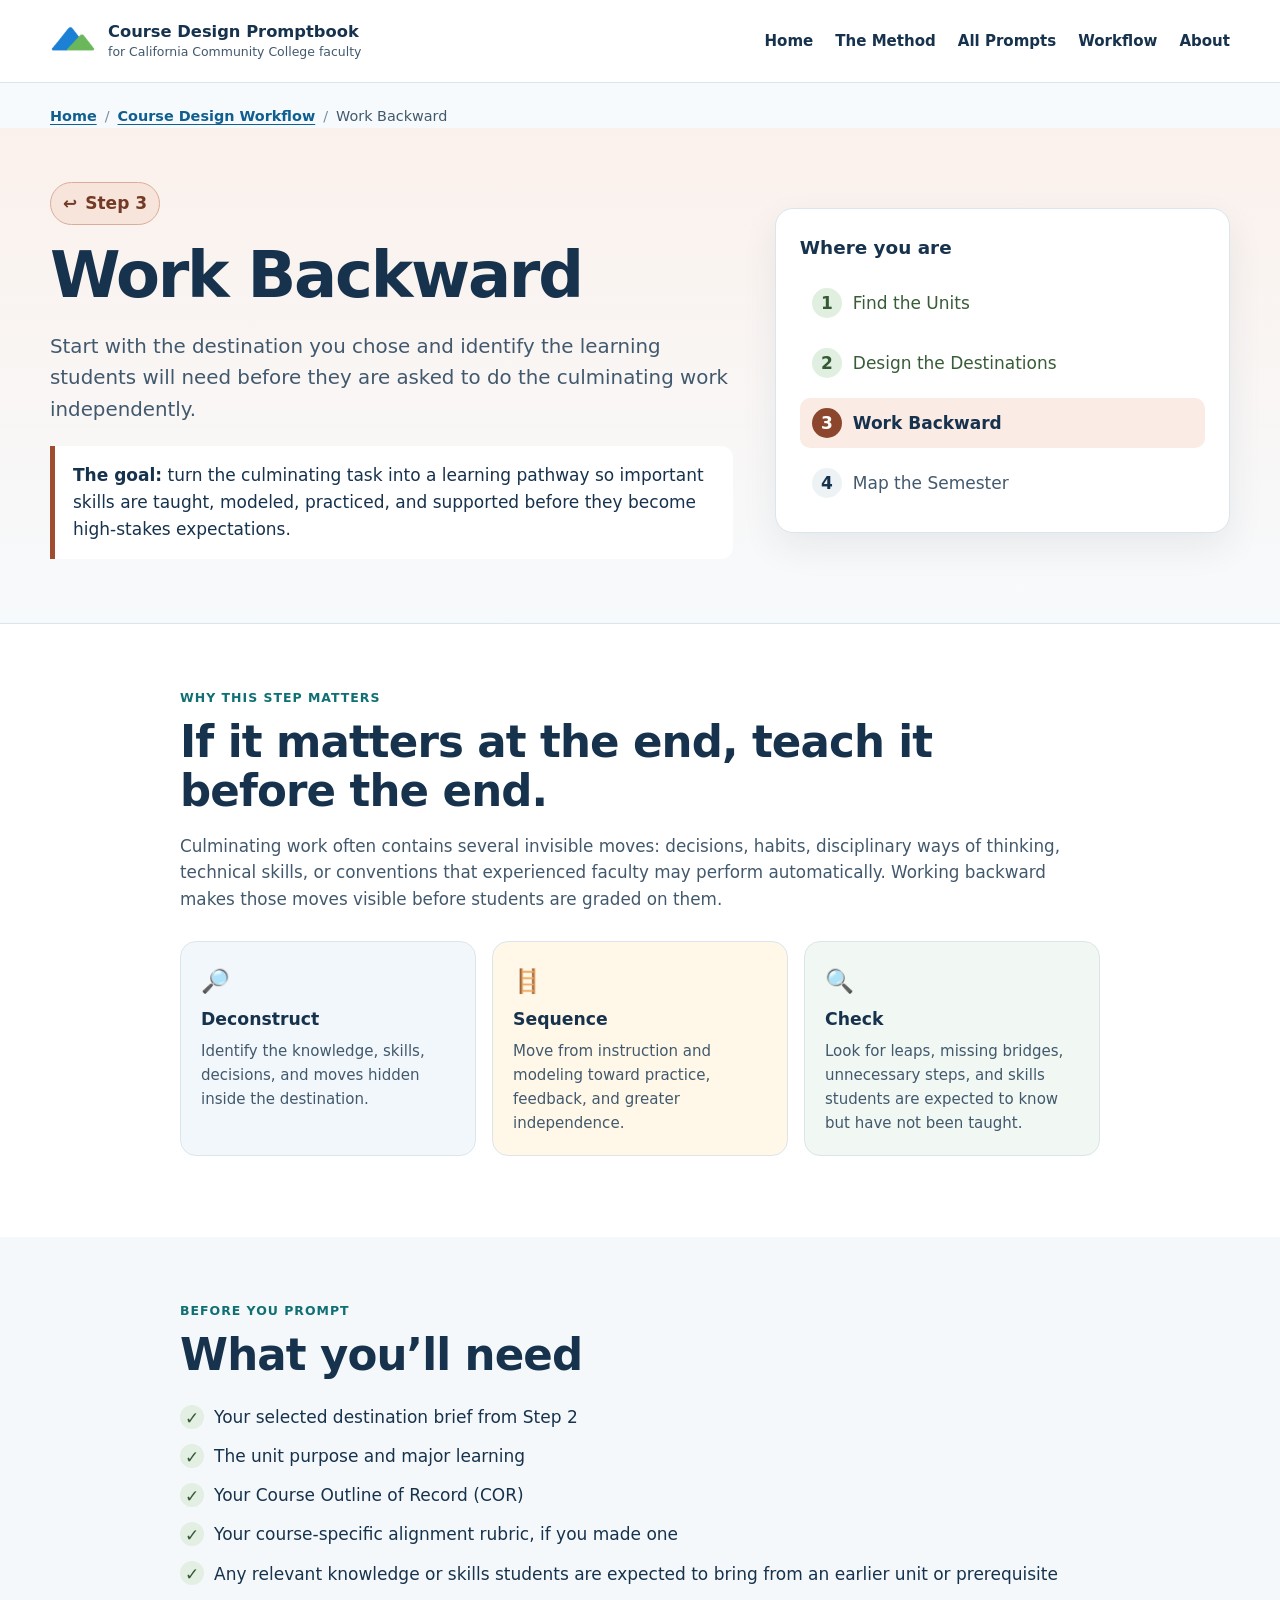
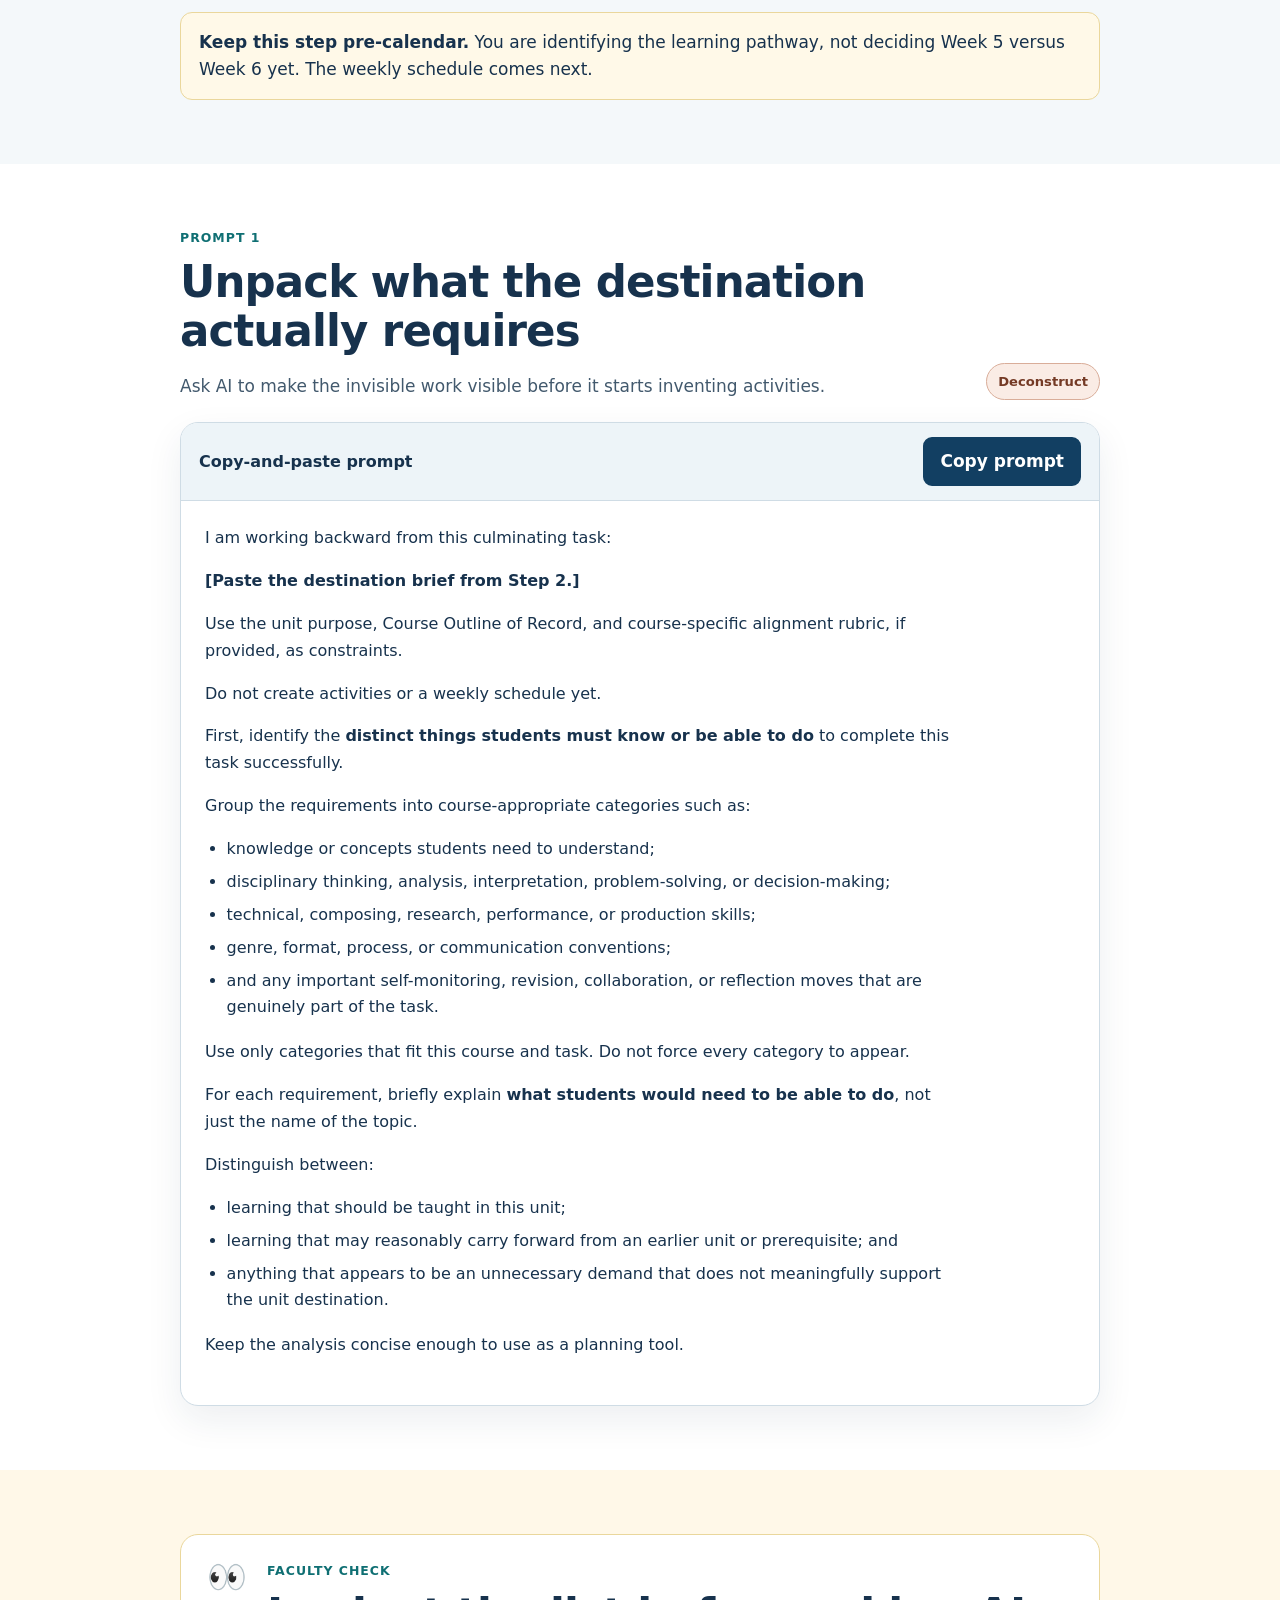
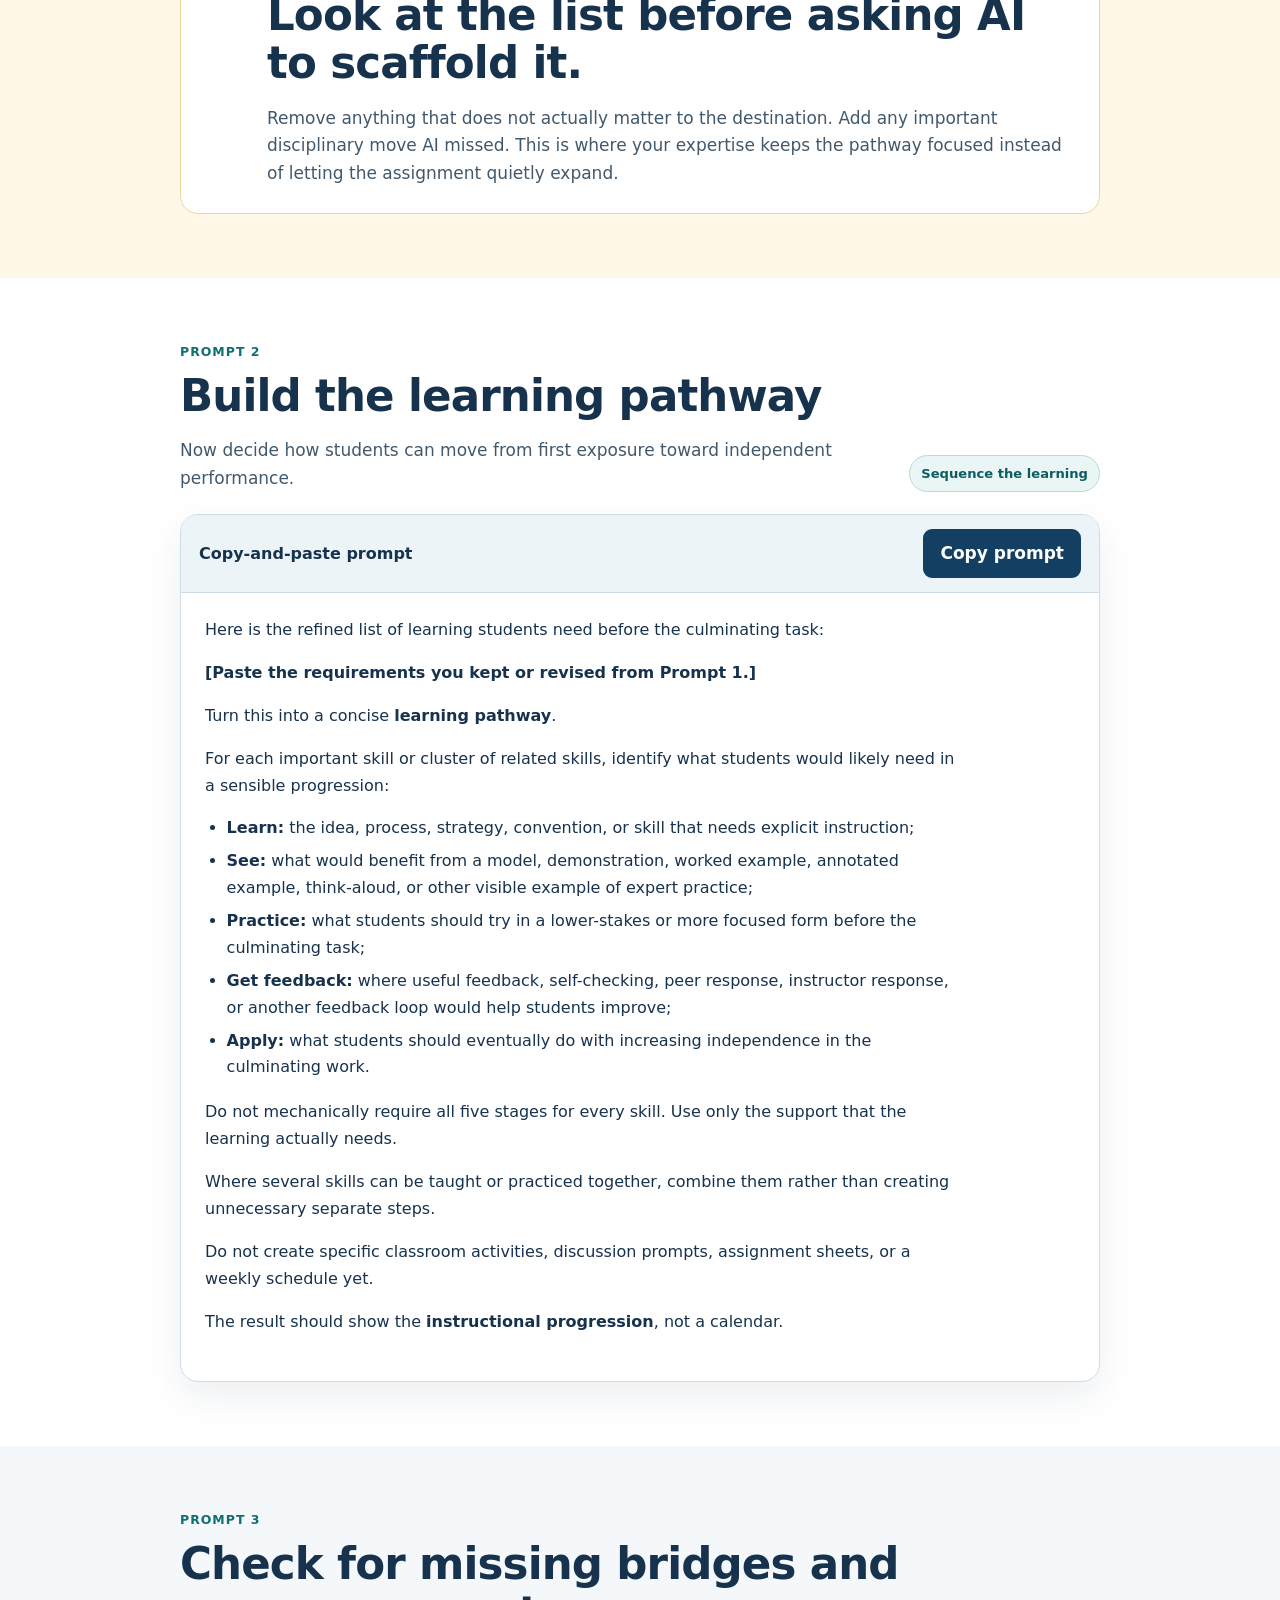
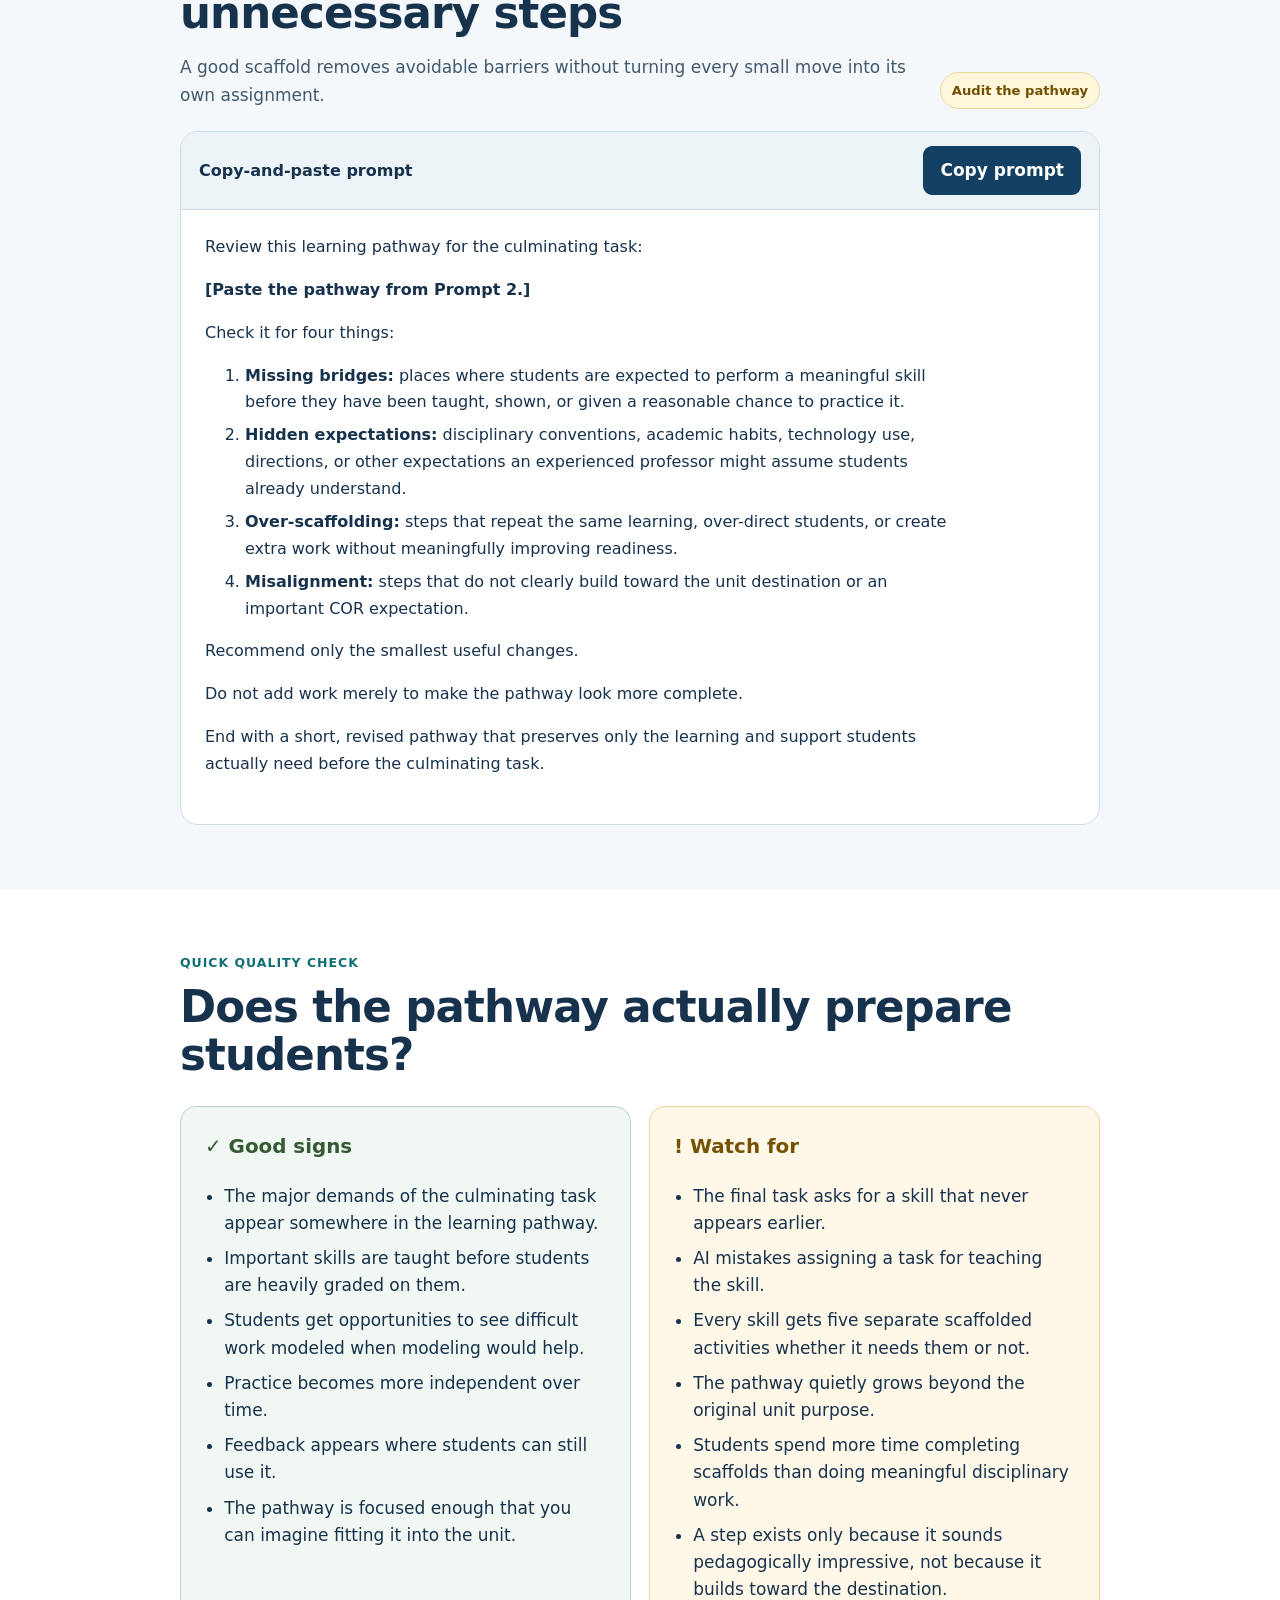
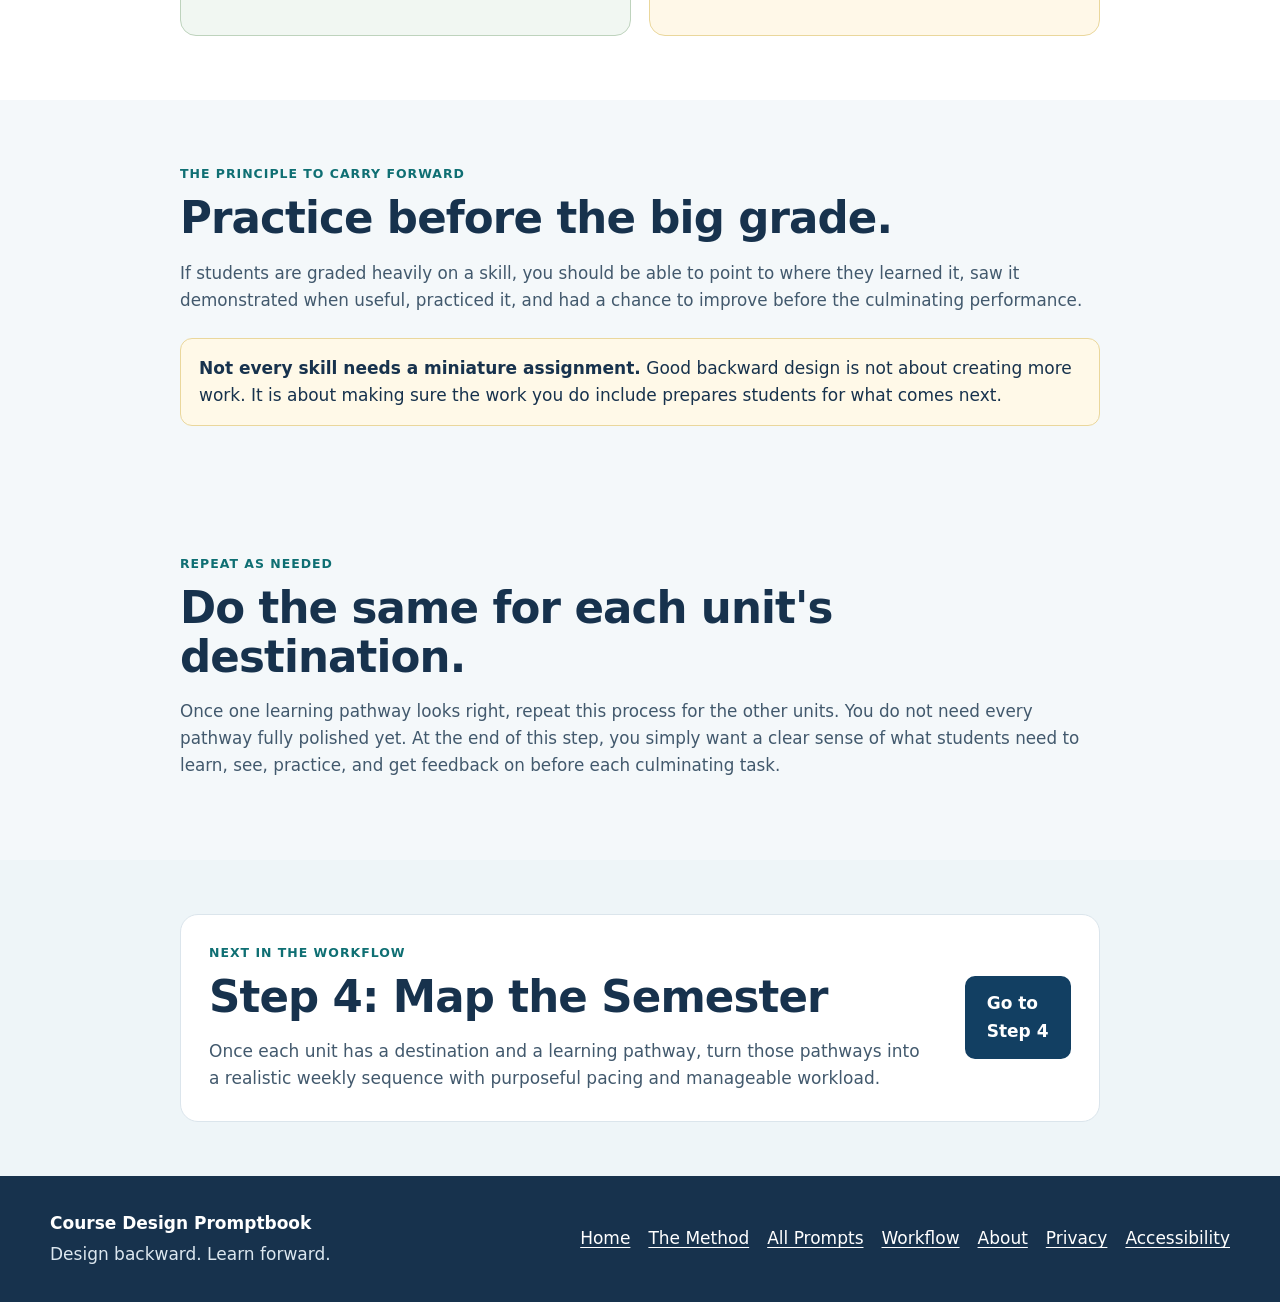
<file: work-backward.html>
<!DOCTYPE html>

<html lang="en">
<head>
<meta charset="utf-8"/>
<meta content="width=device-width, initial-scale=1" name="viewport"/>
<meta content="Step 3 of the Course Design Promptbook: work backward from a chosen culminating task to identify what students need to learn, see modeled, practice, and receive feedback on before they are asked to do it independently." name="description"/>
<title>Work Backward | Course Design Promptbook</title>
<link href="favicon14.png" rel="icon" type="image/png"/>
<link href="styles.css" rel="stylesheet"/>
</head>
<body>
<a class="skip-link" href="#main-content">Skip to main content</a>
<header class="site-header">
<div class="shell header-inner">
<a aria-label="Course Design Promptbook home" class="brand" href="index.html">
<img alt="" class="brand-mark" height="46" src="favicon14.png" width="46"/>
<span class="brand-text">
<strong>Course Design Promptbook</strong>
<span>for California Community College faculty</span>
</span>
</a>
<nav aria-label="Primary navigation" class="site-nav">
<a href="index.html">Home</a>
<a href="method.html">The Method</a>
<a href="all-prompts.html">All Prompts</a>
<a href="index.html#workflow">Workflow</a>
<a href="index.html#about">About</a>
</nav>
</div>
</header>
<main id="main-content">
<div class="shell breadcrumb-wrap">
<nav aria-label="Breadcrumb">
<ol class="breadcrumb">
<li><a href="index.html">Home</a></li>
<li><a href="index.html#workflow">Course Design Workflow</a></li>
<li aria-current="page">Work Backward</li>
</ol>
</nav>
</div>
<section aria-labelledby="page-title" class="step-hero step-page-3">
<div class="shell step-hero-grid">
<div>
<div class="step-label"><span aria-hidden="true">↩️</span> Step 3</div>
<h1 id="page-title">Work Backward</h1>
<p class="step-lede">Start with the destination you chose and identify the learning students will need before they are asked to do the culminating work independently.</p>
<p class="step-purpose"><strong>The goal:</strong> turn the culminating task into a learning pathway so important skills are taught, modeled, practiced, and supported before they become high-stakes expectations.</p>
</div>
<aside aria-labelledby="mini-path-title" class="mini-path">
<h2 id="mini-path-title">Where you are</h2>
<ol>
<li class="done"><span>1</span> Find the Units</li>
<li class="done"><span>2</span> Design the Destinations</li>
<li aria-current="step" class="current"><span>3</span> Work Backward</li>
<li><span>4</span> Map the Semester</li>
</ol>
</aside>
</div>
</section>
<section aria-labelledby="why-title" class="page-section">
<div class="shell narrow-shell">
<p class="eyebrow">Why this step matters</p>
<h2 id="why-title">If it matters at the end, teach it before the end.</h2>
<p>Culminating work often contains several invisible moves: decisions, habits, disciplinary ways of thinking, technical skills, or conventions that experienced faculty may perform automatically. Working backward makes those moves visible before students are graded on them.</p>
<ol aria-label="Work Backward process" class="three-beat">
<li><span aria-hidden="true">🔎</span><strong>Deconstruct</strong><p>Identify the knowledge, skills, decisions, and moves hidden inside the destination.</p></li>
<li><span aria-hidden="true">🪜</span><strong>Sequence</strong><p>Move from instruction and modeling toward practice, feedback, and greater independence.</p></li>
<li><span aria-hidden="true">🔍</span><strong>Check</strong><p>Look for leaps, missing bridges, unnecessary steps, and skills students are expected to know but have not been taught.</p></li>
</ol>
</div>
</section>
<section aria-labelledby="need-title" class="page-section soft-section">
<div class="shell narrow-shell">
<p class="eyebrow">Before you prompt</p>
<h2 id="need-title">What you’ll need</h2>
<ul class="check-list">
<li>Your selected destination brief from Step 2</li>
<li>The unit purpose and major learning</li>
<li>Your Course Outline of Record (COR)</li>
<li>Your course-specific alignment rubric, if you made one</li>
<li>Any relevant knowledge or skills students are expected to bring from an earlier unit or prerequisite</li>
</ul>
<div class="note-card">
<p><strong>Keep this step pre-calendar.</strong> You are identifying the learning pathway, not deciding Week 5 versus Week 6 yet. The weekly schedule comes next.</p>
</div>
</div>
</section>
<section aria-labelledby="prompt-one-title" class="page-section">
<div class="shell narrow-shell">
<div class="prompt-heading-row">
<div>
<p class="eyebrow">Prompt 1</p>
<h2 id="prompt-one-title">Unpack what the destination actually requires</h2>
<p>Ask AI to make the invisible work visible before it starts inventing activities.</p>
</div>
<span class="prompt-badge prompt-badge-rust">Deconstruct</span>
</div>
<article aria-labelledby="prompt-one-title" class="prompt-card">
<div class="prompt-toolbar">
<h3 id="prompt-one-label">Copy-and-paste prompt</h3>
<button aria-label="Copy Unpack what the destination actually requires" class="copy-button" data-copy-target="prompt-one" data-status-target="status-one" type="button">Copy prompt</button>
</div>
<div class="prompt-text" id="prompt-one">
<p>I am working backward from this culminating task:</p>
<p><strong>[Paste the destination brief from Step 2.]</strong></p>
<p>Use the unit purpose, Course Outline of Record, and course-specific alignment rubric, if provided, as constraints.</p>
<p>Do not create activities or a weekly schedule yet.</p>
<p>First, identify the <strong>distinct things students must know or be able to do</strong> to complete this task successfully.</p>
<p>Group the requirements into course-appropriate categories such as:</p>
<ul>
<li>knowledge or concepts students need to understand;</li>
<li>disciplinary thinking, analysis, interpretation, problem-solving, or decision-making;</li>
<li>technical, composing, research, performance, or production skills;</li>
<li>genre, format, process, or communication conventions;</li>
<li>and any important self-monitoring, revision, collaboration, or reflection moves that are genuinely part of the task.</li>
</ul>
<p>Use only categories that fit this course and task. Do not force every category to appear.</p>
<p>For each requirement, briefly explain <strong>what students would need to be able to do</strong>, not just the name of the topic.</p>
<p>Distinguish between:</p>
<ul>
<li>learning that should be taught in this unit;</li>
<li>learning that may reasonably carry forward from an earlier unit or prerequisite; and</li>
<li>anything that appears to be an unnecessary demand that does not meaningfully support the unit destination.</li>
</ul>
<p>Keep the analysis concise enough to use as a planning tool.</p>
</div>
<p aria-live="polite" class="copy-status" id="status-one" role="status"></p>
</article>
</div>
</section>
<section aria-labelledby="pause-title" class="page-section choice-section">
<div class="shell narrow-shell">
<div class="choice-callout">
<span aria-hidden="true" class="choice-icon">👀</span>
<div>
<p class="eyebrow">Faculty check</p>
<h2 id="pause-title">Look at the list before asking AI to scaffold it.</h2>
<p>Remove anything that does not actually matter to the destination. Add any important disciplinary move AI missed. This is where your expertise keeps the pathway focused instead of letting the assignment quietly expand.</p>
</div>
</div>
</div>
</section>
<section aria-labelledby="prompt-two-title" class="page-section">
<div class="shell narrow-shell">
<div class="prompt-heading-row">
<div>
<p class="eyebrow">Prompt 2</p>
<h2 id="prompt-two-title">Build the learning pathway</h2>
<p>Now decide how students can move from first exposure toward independent performance.</p>
</div>
<span class="prompt-badge prompt-badge-teal">Sequence the learning</span>
</div>
<article aria-labelledby="prompt-two-title" class="prompt-card">
<div class="prompt-toolbar">
<h3 id="prompt-two-label">Copy-and-paste prompt</h3>
<button aria-label="Copy Build the learning pathway" class="copy-button" data-copy-target="prompt-two" data-status-target="status-two" type="button">Copy prompt</button>
</div>
<div class="prompt-text" id="prompt-two">
<p>Here is the refined list of learning students need before the culminating task:</p>
<p><strong>[Paste the requirements you kept or revised from Prompt 1.]</strong></p>
<p>Turn this into a concise <strong>learning pathway</strong>.</p>
<p>For each important skill or cluster of related skills, identify what students would likely need in a sensible progression:</p>
<ul>
<li><strong>Learn:</strong> the idea, process, strategy, convention, or skill that needs explicit instruction;</li>
<li><strong>See:</strong> what would benefit from a model, demonstration, worked example, annotated example, think-aloud, or other visible example of expert practice;</li>
<li><strong>Practice:</strong> what students should try in a lower-stakes or more focused form before the culminating task;</li>
<li><strong>Get feedback:</strong> where useful feedback, self-checking, peer response, instructor response, or another feedback loop would help students improve;</li>
<li><strong>Apply:</strong> what students should eventually do with increasing independence in the culminating work.</li>
</ul>
<p>Do not mechanically require all five stages for every skill. Use only the support that the learning actually needs.</p>
<p>Where several skills can be taught or practiced together, combine them rather than creating unnecessary separate steps.</p>
<p>Do not create specific classroom activities, discussion prompts, assignment sheets, or a weekly schedule yet.</p>
<p>The result should show the <strong>instructional progression</strong>, not a calendar.</p>
</div>
<p aria-live="polite" class="copy-status" id="status-two" role="status"></p>
</article>
</div>
</section>
<section aria-labelledby="prompt-three-title" class="page-section soft-section">
<div class="shell narrow-shell">
<div class="prompt-heading-row">
<div>
<p class="eyebrow">Prompt 3</p>
<h2 id="prompt-three-title">Check for missing bridges and unnecessary steps</h2>
<p>A good scaffold removes avoidable barriers without turning every small move into its own assignment.</p>
</div>
<span class="prompt-badge prompt-badge-gold">Audit the pathway</span>
</div>
<article aria-labelledby="prompt-three-title" class="prompt-card">
<div class="prompt-toolbar">
<h3 id="prompt-three-label">Copy-and-paste prompt</h3>
<button aria-label="Copy Check for missing bridges and unnecessary steps" class="copy-button" data-copy-target="prompt-three" data-status-target="status-three" type="button">Copy prompt</button>
</div>
<div class="prompt-text" id="prompt-three">
<p>Review this learning pathway for the culminating task:</p>
<p><strong>[Paste the pathway from Prompt 2.]</strong></p>
<p>Check it for four things:</p>
<ol>
<li><strong>Missing bridges:</strong> places where students are expected to perform a meaningful skill before they have been taught, shown, or given a reasonable chance to practice it.</li>
<li><strong>Hidden expectations:</strong> disciplinary conventions, academic habits, technology use, directions, or other expectations an experienced professor might assume students already understand.</li>
<li><strong>Over-scaffolding:</strong> steps that repeat the same learning, over-direct students, or create extra work without meaningfully improving readiness.</li>
<li><strong>Misalignment:</strong> steps that do not clearly build toward the unit destination or an important COR expectation.</li>
</ol>
<p>Recommend only the smallest useful changes.</p>
<p>Do not add work merely to make the pathway look more complete.</p>
<p>End with a short, revised pathway that preserves only the learning and support students actually need before the culminating task.</p>
</div>
<p aria-live="polite" class="copy-status" id="status-three" role="status"></p>
</article>
</div>
</section>
<section aria-labelledby="signs-title" class="page-section">
<div class="shell narrow-shell">
<p class="eyebrow">Quick quality check</p>
<h2 id="signs-title">Does the pathway actually prepare students?</h2>
<div class="signs-grid">
<article class="sign-card good-signs">
<h3><span aria-hidden="true">✓</span> Good signs</h3>
<ul>
<li>The major demands of the culminating task appear somewhere in the learning pathway.</li>
<li>Important skills are taught before students are heavily graded on them.</li>
<li>Students get opportunities to see difficult work modeled when modeling would help.</li>
<li>Practice becomes more independent over time.</li>
<li>Feedback appears where students can still use it.</li>
<li>The pathway is focused enough that you can imagine fitting it into the unit.</li>
</ul>
</article>
<article class="sign-card watch-signs">
<h3><span aria-hidden="true">!</span> Watch for</h3>
<ul>
<li>The final task asks for a skill that never appears earlier.</li>
<li>AI mistakes assigning a task for teaching the skill.</li>
<li>Every skill gets five separate scaffolded activities whether it needs them or not.</li>
<li>The pathway quietly grows beyond the original unit purpose.</li>
<li>Students spend more time completing scaffolds than doing meaningful disciplinary work.</li>
<li>A step exists only because it sounds pedagogically impressive, not because it builds toward the destination.</li>
</ul>
</article>
</div>
</div>
</section>
<section aria-labelledby="principle-title" class="page-section soft-section">
<div class="shell narrow-shell">
<p class="eyebrow">The principle to carry forward</p>
<h2 id="principle-title">Practice before the big grade.</h2>
<p>If students are graded heavily on a skill, you should be able to point to where they learned it, saw it demonstrated when useful, practiced it, and had a chance to improve before the culminating performance.</p>
<div class="note-card">
<p><strong>Not every skill needs a miniature assignment.</strong> Good backward design is not about creating more work. It is about making sure the work you do include prepares students for what comes next.</p>
</div>
</div>
</section>
<section aria-labelledby="repeat-title" class="page-section soft-section">
<div class="shell narrow-shell">
<p class="eyebrow">Repeat as needed</p>
<h2 id="repeat-title">Do the same for each unit's destination.</h2>
<p>Once one learning pathway looks right, repeat this process for the other units. You do not need every pathway fully polished yet. At the end of this step, you simply want a clear sense of what students need to learn, see, practice, and get feedback on before each culminating task.</p>
</div>
</section>
<section aria-labelledby="next-title" class="next-step-section">
<div class="shell narrow-shell next-step-card">
<div>
<p class="eyebrow">Next in the workflow</p>
<h2 id="next-title">Step 4: Map the Semester</h2>
<p>Once each unit has a destination and a learning pathway, turn those pathways into a realistic weekly sequence with purposeful pacing and manageable workload.</p>
</div>
<a class="button button-primary" href="map-the-semester.html">Go to Step 4</a>
</div>
</section>
</main>
<footer class="site-footer">
<div class="shell footer-grid">
<div>
<strong>Course Design Promptbook</strong>
<p>Design backward. Learn forward.</p>
</div>
<nav aria-label="Footer navigation">
<a href="index.html">Home</a>
<a href="method.html">The Method</a>
<a href="all-prompts.html">All Prompts</a>
<a href="index.html#workflow">Workflow</a>
<a href="index.html#about">About</a>
<a href="privacy.html">Privacy</a><a href="accessibility.html">Accessibility</a></nav>
</div>
</footer>
<script defer="" src="script.js"></script>
</body>
</html>
</file>
<file: styles.css>
:root {
  --ink: #17324d;
  --ink-soft: #42596d;
  --navy: #123f62;
  --teal: #0f6f73;
  --green: #52754c;
  --blue: #2d6f9f;
  --purple: #73558f;
  --gold: #8f5d00;
  --coral: #a84b2d;
  --rose: #9d4567;
  --bg: #f7fafc;
  --surface: #ffffff;
  --line: #dbe5ec;
  --focus: #ffbf47;
  --focus-dark: #17324d;
  --max: 1180px;
  --shadow: 0 14px 36px rgba(24, 50, 77, 0.08);
}

* { box-sizing: border-box; }

html { scroll-behavior: smooth; scroll-padding-top: 120px; }

body {
  margin: 0;
  font-family: Inter, ui-sans-serif, system-ui, -apple-system, BlinkMacSystemFont, "Segoe UI", sans-serif;
  color: var(--ink);
  background: var(--bg);
  line-height: 1.6;
  font-size: 17px;
}

:where(h1, h2, h3, section, article)[id] {
  scroll-margin-top: 120px;
}

a { color: #0f5f91; text-underline-offset: 0.2em; }
a:hover { color: #093f62; }

a:focus-visible,
button:focus-visible {
  outline: 3px solid var(--focus-dark);
  outline-offset: 2px;
  box-shadow: 0 0 0 6px var(--focus);
  border-radius: 6px;
}

.skip-link {
  position: absolute;
  top: -80px;
  left: 16px;
  z-index: 1000;
  background: #111;
  color: #fff;
  padding: 12px 16px;
  border-radius: 0 0 8px 8px;
}
.skip-link:focus { top: 0; }

.shell {
  width: min(calc(100% - 40px), var(--max));
  margin-inline: auto;
}

.site-header {
  background: rgba(255,255,255,.96);
  border-bottom: 1px solid var(--line);
  position: sticky;
  top: 0;
  z-index: 50;
  backdrop-filter: blur(8px);
}

.header-inner {
  min-height: 82px;
  display: flex;
  align-items: center;
  justify-content: space-between;
  gap: 28px;
}

.brand {
  display: inline-flex;
  align-items: center;
  gap: 12px;
  color: var(--ink);
  text-decoration: none;
}

.brand-mark {
  display: block;
  width: 46px;
  height: 46px;
  object-fit: contain;
  flex: 0 0 46px;
}

.brand-text { display: grid; line-height: 1.2; }
.brand-text strong { font-size: 1.02rem; }
.brand-text span { color: var(--ink-soft); font-size: .78rem; margin-top: 4px; }

.site-nav {
  display: flex;
  gap: 22px;
  align-items: center;
  flex-wrap: wrap;
}
.site-nav a {
  color: var(--ink);
  font-weight: 700;
  text-decoration: none;
  font-size: .94rem;
}
.site-nav a:hover { text-decoration: underline; }

.site-nav a[aria-current="page"] {
  text-decoration: underline;
  text-decoration-thickness: 3px;
  text-underline-offset: .35em;
}

.footer-placeholder {
  color: var(--ink-soft);
}

.hero {
  background: linear-gradient(180deg, #eef7fb 0%, #f7fafc 100%);
  border-bottom: 1px solid var(--line);
}

.hero-grid {
  min-height: 530px;
  display: grid;
  grid-template-columns: 1.02fr .98fr;
  gap: 46px;
  align-items: center;
  padding-block: 64px;
}

.eyebrow {
  margin: 0 0 10px;
  color: var(--teal);
  font-weight: 800;
  letter-spacing: .08em;
  text-transform: uppercase;
  font-size: .78rem;
}

.hero h1 {
  font-size: clamp(2.6rem, 5vw, 4.8rem);
  line-height: 1.02;
  letter-spacing: -.035em;
  margin: 0;
  max-width: 750px;
}

.hero-lede {
  margin: 24px 0 0;
  font-size: 1.18rem;
  max-width: 660px;
  color: var(--ink-soft);
}

.hero-actions {
  display: flex;
  gap: 14px;
  flex-wrap: wrap;
  margin-top: 30px;
}

.button {
  display: inline-flex;
  align-items: center;
  justify-content: center;
  min-height: 48px;
  padding: 12px 20px;
  border-radius: 10px;
  font-weight: 800;
  text-decoration: none;
  border: 2px solid var(--navy);
}
.button-primary { background: var(--navy); color: #fff; }
.button-primary:hover { background: #0d304b; color: #fff; }
.button-secondary { background: #fff; color: var(--navy); }
.button-secondary:hover { background: #edf4f8; color: #0d304b; }

.microcopy { margin-top: 20px; color: var(--ink-soft); font-size: .94rem; }
.microcopy span { color: var(--gold); font-size: 1.2rem; }

.hero-visual svg { display: block; width: 100%; height: auto; filter: drop-shadow(0 18px 28px rgba(23,50,77,.09)); }

section { padding-block: 72px; }

.section-heading { max-width: 780px; margin-bottom: 32px; }
.section-heading.compact { margin-bottom: 24px; }
.section-heading h2,
.principles-main h2,
.about-grid h2 {
  margin: 0;
  font-size: clamp(2rem, 3.2vw, 3rem);
  line-height: 1.12;
  letter-spacing: -.02em;
}
.section-heading p:last-child { color: var(--ink-soft); font-size: 1.05rem; }

.method-section { background: #fff; }
.method-grid {
  list-style: none;
  padding: 0;
  margin: 0;
  display: grid;
  grid-template-columns: repeat(4, 1fr);
  gap: 14px;
}
.method-grid li {
  border: 1px solid var(--line);
  border-radius: 14px;
  padding: 18px;
  display: flex;
  align-items: flex-start;
  gap: 14px;
  background: #fbfdfe;
}
.method-number {
  flex: 0 0 auto;
  width: 34px;
  height: 34px;
  display: grid;
  place-items: center;
  border-radius: 50%;
  background: var(--navy);
  color: #fff;
  font-weight: 800;
}
.method-grid strong { display: block; }
.method-grid span:last-child { display: block; color: var(--ink-soft); font-size: .9rem; margin-top: 4px; }

.workflow-section { background: #f4f8fa; }
.workflow-grid {
  list-style: none;
  padding: 0;
  margin: 0;
  display: grid;
  grid-template-columns: repeat(3, minmax(0, 1fr));
  gap: 18px;
}
.workflow-card {
  background: #fff;
  border: 1px solid var(--line);
  border-top: 6px solid var(--step-color, var(--navy));
  border-radius: 16px;
  padding: 22px;
  box-shadow: var(--shadow);
}
.workflow-card h3 { margin: 14px 0 8px; font-size: 1.15rem; line-height: 1.25; }
.workflow-card p { color: var(--ink-soft); margin: 0 0 12px; }
.workflow-card a { font-weight: 800; }
.step-top { display: flex; align-items: center; justify-content: space-between; gap: 10px; }
.step-number {
  display: grid;
  place-items: center;
  width: 36px;
  height: 36px;
  border-radius: 50%;
  background: var(--step-color, var(--navy));
  color: #fff;
  font-weight: 900;
}
.step-icon { font-size: 1.45rem; }
.card-status {
  display: inline-block;
  font-size: .82rem;
  font-weight: 800;
  color: #674a00;
  background: #fff3c6;
  padding: 5px 8px;
  border-radius: 999px;
}
.step-0 { --step-color: #2d6f9f; }
.step-1 { --step-color: #4f764c; }
.step-2 { --step-color: #8f5d00; }
.step-3 { --step-color: #9f4d2e; }
.step-4 { --step-color: #73558f; }
.step-5 { --step-color: #0f6f73; }
.step-6 { --step-color: #2d6f9f; }
.step-7 { --step-color: #4f764c; }
.step-8 { --step-color: #8f5d00; }

.start-section { background: #fff; }
.start-grid {
  display: grid;
  grid-template-columns: repeat(2, minmax(0, 1fr));
  gap: 18px;
}
.start-card {
  border: 1px solid var(--line);
  border-radius: 16px;
  padding: 24px;
  background: #fff;
}
.start-card:nth-child(1) { background: #f1f7f2; }
.start-card:nth-child(2) { background: #f2f7fb; }
.start-card:nth-child(3) { background: #fff8e8; }
.start-card:nth-child(4) { background: #f7f3fa; }
.start-emoji { font-size: 1.6rem; }
.start-card h3 { margin: 10px 0 6px; }
.start-card p { color: var(--ink-soft); }
.text-link { font-weight: 800; }

.principles-section { background: #eef5f8; }
.principles-grid { display: grid; grid-template-columns: 1.35fr .65fr; gap: 28px; align-items: stretch; }
.principles-main,
.lens-card {
  background: #fff;
  border: 1px solid var(--line);
  border-radius: 18px;
  padding: 30px;
}
.principle-sequence {
  margin-top: 26px;
  display: flex;
  align-items: stretch;
  gap: 12px;
  flex-wrap: wrap;
}
.principle-sequence div {
  flex: 1 1 150px;
  min-width: 150px;
  background: #f7fafc;
  border: 1px solid var(--line);
  border-radius: 12px;
  padding: 16px;
}
.principle-sequence strong { display: block; font-size: 1.05rem; }
.principle-sequence span:not(.arrow) { color: var(--ink-soft); font-size: .9rem; }
.arrow { align-self: center; font-size: 1.4rem; font-weight: 800; color: var(--teal); }
.lens-card h3 { margin-top: 0; }
.lens-card p, .lens-card li { color: var(--ink-soft); }
.lens-card ul { padding-left: 1.2rem; }

.about-strip { background: #fff; }
.about-grid { display: grid; grid-template-columns: .8fr 1.2fr; gap: 42px; align-items: start; }
.small-note { color: var(--ink-soft); font-size: .92rem; }

.site-footer {
  background: #17324d;
  color: #fff;
  padding-block: 34px;
}
.footer-grid { display: flex; justify-content: space-between; gap: 24px; align-items: center; }
.site-footer p { margin: 4px 0 0; color: #dce7ef; }
.site-footer nav { display: flex; gap: 18px; flex-wrap: wrap; }
.site-footer a { color: #fff; }

@media (max-width: 900px) {
  html { scroll-padding-top: 170px; }
  :where(h1, h2, h3, section, article)[id] { scroll-margin-top: 170px; }
  .header-inner { align-items: flex-start; padding-block: 16px; flex-direction: column; }
  .site-nav { gap: 16px; }
  .hero-grid { grid-template-columns: 1fr; min-height: auto; padding-block: 48px; }
  .hero-visual { max-width: 680px; }
  .method-grid { grid-template-columns: 1fr 1fr; }
  .workflow-grid { grid-template-columns: 1fr 1fr; }
  .principles-grid, .about-grid { grid-template-columns: 1fr; }
}

@media (max-width: 620px) {
  html { scroll-padding-top: 20px; }
  :where(h1, h2, h3, section, article)[id] { scroll-margin-top: 20px; }
  body { font-size: 16px; }
  .shell { width: min(calc(100% - 28px), var(--max)); }
  section { padding-block: 54px; }
  .site-header { position: static; }
  .site-nav { width: 100%; }
  .site-nav a { padding-block: 6px; }
  .hero h1 { font-size: clamp(2.35rem, 12vw, 3.5rem); }
  .hero-actions .button { width: 100%; }
  .method-grid, .workflow-grid, .start-grid { grid-template-columns: 1fr; }
  .principle-sequence { display: grid; }
  .arrow { transform: rotate(90deg); justify-self: center; }
  .footer-grid { flex-direction: column; align-items: flex-start; }
}

@media (prefers-reduced-motion: reduce) {
  html { scroll-behavior: auto; }
  *, *::before, *::after {
    animation-duration: .01ms !important;
    animation-iteration-count: 1 !important;
    transition-duration: .01ms !important;
  }
}

@media (forced-colors: active) {
  .step-number,
  .method-number,
  .button-primary {
    forced-color-adjust: none;
    background: CanvasText;
    color: Canvas;
  }
}

/* Prompt page */
.breadcrumb-wrap { padding-top: 22px; }
.breadcrumb {
  list-style: none;
  padding: 0;
  margin: 0;
  display: flex;
  flex-wrap: wrap;
  gap: 8px;
  align-items: center;
  font-size: .9rem;
  color: var(--ink-soft);
}
.breadcrumb li:not(:last-child)::after {
  content: "/";
  margin-left: 8px;
  color: #7a8e9e;
}
.breadcrumb a { font-weight: 700; }

.step-hero {
  padding-block: 54px 64px;
  background: linear-gradient(180deg, #f1f7f2 0%, #f7fafc 100%);
  border-bottom: 1px solid var(--line);
}
.step-hero-grid {
  display: grid;
  grid-template-columns: 1.2fr .8fr;
  gap: 42px;
  align-items: center;
}
.step-label {
  display: inline-flex;
  align-items: center;
  gap: 8px;
  font-weight: 900;
  color: #355a34;
  background: #e2efe2;
  border: 1px solid #b9d2b8;
  border-radius: 999px;
  padding: 7px 12px;
  margin-bottom: 18px;
}
.step-hero h1 {
  margin: 0;
  font-size: clamp(2.7rem, 5vw, 4.7rem);
  line-height: 1.02;
  letter-spacing: -.035em;
}
.step-lede {
  margin: 22px 0 0;
  max-width: 760px;
  font-size: 1.24rem;
  color: var(--ink-soft);
}
.step-purpose {
  margin: 20px 0 0;
  padding: 16px 18px;
  max-width: 760px;
  background: #fff;
  border-left: 5px solid var(--green);
  border-radius: 0 12px 12px 0;
}
.mini-path {
  background: #fff;
  border: 1px solid var(--line);
  border-radius: 18px;
  padding: 24px;
  box-shadow: var(--shadow);
}
.mini-path h2 { margin: 0 0 16px; font-size: 1.15rem; }
.mini-path ol { list-style: none; padding: 0; margin: 0; display: grid; gap: 10px; }
.mini-path li {
  display: flex;
  align-items: center;
  gap: 11px;
  padding: 10px 12px;
  border-radius: 10px;
  color: var(--ink-soft);
}
.mini-path li span {
  display: grid;
  place-items: center;
  width: 30px;
  height: 30px;
  flex: 0 0 auto;
  border-radius: 50%;
  background: #edf2f5;
  color: var(--ink);
  font-weight: 900;
}
.mini-path li.done { color: #385b38; }
.mini-path li.done span { background: #e1efe1; color: #355a34; }
.mini-path li.current { background: #edf6ee; color: var(--ink); font-weight: 800; }
.mini-path li.current span { background: var(--green); color: #fff; }

.page-section { padding-block: 64px; background: #fff; }
.soft-section { background: #f4f8fa; }
.narrow-shell { max-width: 920px; }
.narrow-shell > h2,
.prompt-heading-row h2,
.choice-callout h2,
.next-step-card h2 {
  margin: 0;
  font-size: clamp(1.9rem, 3.4vw, 2.75rem);
  line-height: 1.12;
  letter-spacing: -.02em;
}
.narrow-shell > p:not(.eyebrow) { color: var(--ink-soft); font-size: 1.05rem; }

.three-beat {
  margin-top: 28px;
  display: grid;
  grid-template-columns: repeat(3, 1fr);
  gap: 16px;
  list-style: none;
  padding: 0;
}
.three-beat > li {
  border: 1px solid var(--line);
  border-radius: 16px;
  padding: 20px;
  background: #fbfdfe;
}
.three-beat > li:nth-child(1) { background: #f2f7fb; }
.three-beat > li:nth-child(2) { background: #fff8e8; }
.three-beat > li:nth-child(3) { background: #f1f7f2; }
.three-beat > li > span { font-size: 1.45rem; display: block; margin-bottom: 7px; }
.three-beat strong { display: block; font-size: 1.08rem; }
.three-beat p { margin: 5px 0 0; color: var(--ink-soft); font-size: .94rem; }

.check-list {
  list-style: none;
  padding: 0;
  margin: 24px 0 0;
  display: grid;
  gap: 12px;
}
.check-list li {
  position: relative;
  padding-left: 34px;
}
.check-list li::before {
  content: "✓";
  position: absolute;
  left: 0;
  top: .05em;
  width: 24px;
  height: 24px;
  display: grid;
  place-items: center;
  border-radius: 50%;
  background: #e2efe2;
  color: #355a34;
  font-weight: 900;
}
.note-card {
  margin-top: 24px;
  padding: 16px 18px;
  background: #fff9e8;
  border: 1px solid #ead79c;
  border-radius: 12px;
}
.note-card p { margin: 0; }

.prompt-heading-row {
  display: flex;
  align-items: flex-end;
  justify-content: space-between;
  gap: 24px;
  margin-bottom: 22px;
}
.prompt-heading-row p:last-child { margin-bottom: 0; color: var(--ink-soft); }
.prompt-badge {
  flex: 0 0 auto;
  display: inline-block;
  padding: 7px 11px;
  border-radius: 999px;
  background: #eef5fb;
  border: 1px solid #c7ddec;
  color: #1f5d87;
  font-weight: 800;
  font-size: .82rem;
}
.prompt-badge-gold { background: #fff7dc; border-color: #ead79c; color: #715000; }
.prompt-badge-teal { background: #eaf6f5; border-color: #b9d9d6; color: #0d5c60; }
.prompt-card {
  background: #fff;
  border: 1px solid #cfdce5;
  border-radius: 18px;
  overflow: hidden;
  box-shadow: var(--shadow);
}
.soft-section .prompt-card { box-shadow: none; }
.prompt-toolbar {
  display: flex;
  justify-content: space-between;
  align-items: center;
  gap: 20px;
  padding: 14px 18px;
  background: #edf4f8;
  border-bottom: 1px solid #cfdce5;
}
.prompt-toolbar h3 { margin: 0; font-size: 1rem; }
.copy-button {
  min-height: 44px;
  padding: 9px 15px;
  border-radius: 9px;
  border: 2px solid var(--navy);
  background: var(--navy);
  color: #fff;
  font: inherit;
  font-weight: 800;
  cursor: pointer;
}
.copy-button:hover { background: #0d304b; }
.prompt-text {
  padding: 24px;
  font-size: 1rem;
  line-height: 1.68;
}
.prompt-text > * {
  max-width: 74ch;
}
.prompt-text p:first-child { margin-top: 0; }
.prompt-text p:last-child { margin-bottom: 0; }
.prompt-text ul { margin-block: 10px 18px; padding-left: 1.35rem; }
.prompt-text li { margin-bottom: 6px; }
.copy-status {
  min-height: 1.5em;
  margin: 0;
  padding: 0 24px 14px;
  color: #355a34;
  font-weight: 700;
  font-size: .9rem;
}

.choice-section { background: #fff8e8; }
.choice-callout {
  display: flex;
  gap: 20px;
  align-items: flex-start;
  padding: 26px;
  background: #fff;
  border: 1px solid #ead79c;
  border-radius: 18px;
}
.choice-icon { font-size: 2rem; line-height: 1; }
.choice-callout p:last-child { margin-bottom: 0; color: var(--ink-soft); }

.signs-grid {
  display: grid;
  grid-template-columns: repeat(2, minmax(0, 1fr));
  gap: 18px;
  margin-top: 26px;
}
.sign-card {
  border-radius: 16px;
  padding: 24px;
  border: 1px solid var(--line);
}
.sign-card h3 { margin-top: 0; }
.sign-card ul { padding-left: 1.2rem; margin-bottom: 0; }
.sign-card li { margin-bottom: 8px; }
.good-signs { background: #f1f7f2; border-color: #bed3bd; }
.good-signs h3 { color: #355a34; }
.watch-signs { background: #fff8e8; border-color: #ead79c; }
.watch-signs h3 { color: #765200; }

.next-step-section { background: #eef5f8; padding-block: 54px; }
.next-step-card {
  display: flex;
  align-items: center;
  justify-content: space-between;
  gap: 30px;
  background: #fff;
  border: 1px solid var(--line);
  border-radius: 18px;
  padding: 28px;
}
.next-step-card p:last-child { margin-bottom: 0; color: var(--ink-soft); }
.button-disabled {
  color: #526879;
  background: #edf2f5;
  border-color: #cfd9e0;
  cursor: default;
  white-space: nowrap;
}

@media (max-width: 800px) {
  .step-hero-grid { grid-template-columns: 1fr; }
  .three-beat { grid-template-columns: 1fr; }
  .prompt-heading-row { align-items: flex-start; flex-direction: column; gap: 10px; }
  .signs-grid { grid-template-columns: 1fr; }
  .next-step-card { align-items: flex-start; flex-direction: column; }
}

@media (max-width: 620px) {
  .breadcrumb-wrap { padding-top: 16px; }
  .step-hero { padding-block: 42px 48px; }
  .page-section { padding-block: 50px; }
  .prompt-toolbar { align-items: stretch; flex-direction: column; }
  .copy-button { width: 100%; }
  .prompt-text { padding: 20px; }
  .choice-callout { flex-direction: column; }
}

/* Step 2 accent */
.step-page-2 {
  background: linear-gradient(180deg, #fff9ea 0%, #f7fafc 100%);
}
.step-page-2 .step-label {
  color: #6b4a00;
  background: #fff3c9;
  border-color: #e2c96e;
}
.step-page-2 .step-purpose {
  border-left-color: var(--gold);
}
.step-page-2 .mini-path li.done {
  color: #385b38;
}
.step-page-2 .mini-path li.current {
  background: #fff7dc;
}
.step-page-2 .mini-path li.current span {
  background: var(--gold);
  color: #fff;
}

/* Step 3 accent */
.step-page-3 {
  background: linear-gradient(180deg, #fbf1ec 0%, #f7fafc 100%);
}
.step-page-3 .step-label {
  color: #743a25;
  background: #f7e5dc;
  border-color: #d9ad99;
}
.step-page-3 .step-purpose {
  border-left-color: #9f4d2e;
}
.step-page-3 .mini-path li.current {
  background: #faece5;
}
.step-page-3 .mini-path li.current span {
  background: #8b462d;
  color: #fff;
}
.prompt-badge-rust {
  background: #faece5;
  border-color: #d9ad99;
  color: #743a25;
}


/* Step 4 accent */
.step-page-4 {
  background: linear-gradient(180deg, #f4effa 0%, #f7fafc 100%);
}
.step-page-4 .step-label {
  color: #553d70;
  background: #eee5f5;
  border-color: #cdb9dd;
}
.step-page-4 .step-purpose {
  border-left-color: var(--purple);
}
.step-page-4 .mini-path li.current {
  background: #f0e9f5;
}
.step-page-4 .mini-path li.current span {
  background: #674d80;
  color: #fff;
}
.prompt-badge-purple {
  background: #f0e9f5;
  border-color: #cdb9dd;
  color: #553d70;
}

/* Step 5 accent */
.step-page-5 {
  background: linear-gradient(180deg, #eaf6f5 0%, #f7fafc 100%);
}
.step-page-5 .step-label {
  color: #0d5c60;
  background: #dff1ef;
  border-color: #acd5d1;
}
.step-page-5 .step-purpose {
  border-left-color: var(--teal);
}
.step-page-5 .mini-path li.current {
  background: #e6f4f2;
}
.step-page-5 .mini-path li.current span {
  background: var(--teal);
  color: #fff;
}

.resource-role-grid {
  display: grid;
  grid-template-columns: repeat(5, minmax(0, 1fr));
  gap: 12px;
  margin-top: 28px;
}
.resource-role-grid article {
  border: 1px solid #cbdde2;
  border-radius: 14px;
  background: #f7fbfc;
  padding: 16px;
}
.resource-role-grid article:nth-child(2) { background: #f3f8fb; }
.resource-role-grid article:nth-child(3) { background: #fff9ea; }
.resource-role-grid article:nth-child(4) { background: #f1f7f2; }
.resource-role-grid article:nth-child(5) { background: #f5f1f8; }
.resource-role-grid strong {
  display: block;
  margin-bottom: 6px;
  font-size: 1rem;
}
.resource-role-grid span {
  color: var(--ink-soft);
  font-size: .9rem;
  line-height: 1.45;
}

@media (max-width: 900px) {
  .resource-role-grid { grid-template-columns: repeat(2, minmax(0, 1fr)); }
}
@media (max-width: 560px) {
  .resource-role-grid { grid-template-columns: 1fr; }
}

/* Step 6 accent */
.step-page-6 {
  background: linear-gradient(180deg, #edf5fb 0%, #f7fafc 100%);
}
.step-page-6 .step-label {
  color: #1d587d;
  background: #e3f0f8;
  border-color: #b6d3e5;
}
.step-page-6 .step-purpose {
  border-left-color: var(--blue);
}
.step-page-6 .mini-path li.current {
  background: #e8f2f8;
}
.step-page-6 .mini-path li.current span {
  background: var(--blue);
  color: #fff;
}
.prompt-badge-blue {
  background: #e8f2f8;
  border-color: #b6d3e5;
  color: #1d587d;
}
.prompt-badge-green {
  background: #edf5eb;
  border-color: #bdd4b8;
  color: #385f34;
}

.lens-grid {
  display: grid;
  grid-template-columns: repeat(2, minmax(0, 1fr));
  gap: 14px;
  margin-top: 28px;
}
.lens-grid article {
  border: 1px solid #d7e2e8;
  border-radius: 14px;
  background: #fff;
  padding: 18px;
}
.lens-grid article:nth-child(5) {
  grid-column: 1 / -1;
  background: #fff9ea;
  border-color: #ead79c;
}
.lens-grid article > span {
  display: block;
  font-size: 1.35rem;
  margin-bottom: 6px;
}
.lens-grid strong {
  display: block;
  margin-bottom: 5px;
}
.lens-grid p {
  color: var(--ink-soft);
  margin: 0;
  font-size: .94rem;
}

@media (max-width: 720px) {
  .lens-grid { grid-template-columns: 1fr; }
  .lens-grid article:nth-child(5) { grid-column: auto; }
}


/* Step 7 accent */
.step-page-7 {
  background: linear-gradient(180deg, #eef6ed 0%, #f7fafc 100%);
}
.step-page-7 .step-label {
  color: #355a34;
  background: #e4f0e2;
  border-color: #b9d2b8;
}
.step-page-7 .step-purpose {
  border-left-color: var(--green);
}
.step-page-7 .mini-path li.current {
  background: #edf6ee;
}
.step-page-7 .mini-path li.current span {
  background: var(--green);
  color: #fff;
}


/* Step 8 accent */
.step-page-8 {
  background: linear-gradient(180deg, #eef4f8 0%, #f7fafc 100%);
}
.step-page-8 .step-label {
  color: #173f5c;
  background: #e2eef5;
  border-color: #b8cfdd;
}
.step-page-8 .step-purpose {
  border-left-color: var(--blue);
}
.step-page-8 .mini-path li.current {
  background: #eaf3f8;
}
.step-page-8 .mini-path li.current span {
  background: var(--blue);
  color: #fff;
}


/* Method page */
.method-hero {
  background: linear-gradient(180deg, #eef7fb 0%, #f7fafc 100%);
  border-bottom: 1px solid var(--line);
}
.method-hero-grid {
  display: grid;
  grid-template-columns: 1.15fr .85fr;
  gap: 34px;
  align-items: center;
  padding-block: 68px;
}
.method-hero h1 {
  margin: 0;
  font-size: clamp(2.45rem, 5vw, 4.3rem);
  line-height: 1.04;
  letter-spacing: -.035em;
}
.method-lede {
  margin: 22px 0 0;
  color: var(--ink-soft);
  font-size: 1.16rem;
  max-width: 720px;
}
.method-callout {
  background: #fff;
  border: 1px solid #cadbe6;
  border-radius: 20px;
  padding: 26px;
  box-shadow: var(--shadow);
}
.method-callout h2 {
  margin: 0 0 18px;
  font-size: 1.45rem;
  line-height: 1.2;
}
.control-stack {
  list-style: none;
  padding: 0;
  margin: 0;
  display: grid;
  gap: 10px;
}
.control-stack li {
  display: grid;
  grid-template-columns: minmax(78px, auto) 1fr;
  gap: 12px;
  align-items: baseline;
  padding: 12px 14px;
  border: 1px solid var(--line);
  border-radius: 12px;
  background: #f8fbfd;
}
.control-stack strong { color: var(--navy); }
.control-stack span { color: var(--ink-soft); }
.method-detail-grid {
  list-style: none;
  padding: 0;
  margin: 30px 0 0;
  display: grid;
  grid-template-columns: repeat(2, minmax(0, 1fr));
  gap: 16px;
}
.method-detail-grid li {
  display: grid;
  grid-template-columns: 44px 1fr;
  gap: 14px;
  align-items: start;
  padding: 20px;
  background: #fff;
  border: 1px solid var(--line);
  border-radius: 16px;
}
.method-detail-number {
  display: grid;
  place-items: center;
  width: 40px;
  height: 40px;
  border-radius: 50%;
  background: var(--navy);
  color: #fff;
  font-weight: 800;
}
.method-detail-grid h3 {
  margin: 0 0 5px;
  font-size: 1.08rem;
}
.method-detail-grid p {
  margin: 0;
  color: var(--ink-soft);
}
.method-path {
  list-style: none;
  margin: 28px 0 0;
  padding: 0;
  display: grid;
  gap: 12px;
}
.method-path > li {
  display: grid;
  grid-template-columns: 48px 1fr;
  gap: 16px;
  align-items: start;
  padding: 17px 18px;
  background: #fff;
  border: 1px solid var(--line);
  border-radius: 14px;
}
.method-path > li > span {
  display: grid;
  place-items: center;
  width: 42px;
  height: 42px;
  border-radius: 12px;
  background: #e8f2f7;
  color: var(--navy);
  font-weight: 800;
}
.method-path strong { display: block; font-size: 1.04rem; }
.method-path p { margin: 3px 0 5px; color: var(--ink-soft); }
.method-path a { font-weight: 800; }
.split-method-section {
  display: grid;
  grid-template-columns: 1.15fr .85fr;
  gap: 30px;
  align-items: center;
}
.split-method-section h2 {
  margin: 0 0 12px;
  font-size: clamp(1.75rem, 3vw, 2.35rem);
  line-height: 1.15;
}
.split-method-section p:not(.eyebrow) { color: var(--ink-soft); }
.contrast-card { display: grid; gap: 12px; }
.contrast-row {
  padding: 18px;
  border-radius: 14px;
  border: 1px solid var(--line);
  background: #fff;
}
.contrast-row strong { display: block; margin-bottom: 5px; }
.contrast-row span { color: var(--ink-soft); }
.avoid-row { border-left: 5px solid var(--coral); }
.prefer-row { border-left: 5px solid var(--green); }
.lens-summary-grid,
.guardrail-grid {
  display: grid;
  grid-template-columns: repeat(2, minmax(0, 1fr));
  gap: 14px;
  margin-top: 26px;
}
.lens-summary-grid article,
.guardrail-grid article {
  padding: 20px;
  background: #fff;
  border: 1px solid var(--line);
  border-radius: 15px;
}
.lens-summary-grid article > span,
.guardrail-grid article > span {
  font-size: 1.35rem;
  display: block;
  margin-bottom: 6px;
}
.lens-summary-grid h3,
.guardrail-grid h3 {
  margin: 0 0 6px;
  font-size: 1.05rem;
}
.lens-summary-grid p,
.guardrail-grid p {
  margin: 0;
  color: var(--ink-soft);
}
.guardrail-grid { grid-template-columns: repeat(3, minmax(0, 1fr)); }
.section-link-row { margin: 22px 0 0; }
.section-link-row a { font-weight: 800; }

@media (max-width: 900px) {
  .method-hero-grid,
  .split-method-section { grid-template-columns: 1fr; }
  .guardrail-grid { grid-template-columns: 1fr; }
}
@media (max-width: 700px) {
  .method-detail-grid,
  .lens-summary-grid { grid-template-columns: 1fr; }
  .method-hero-grid { padding-block: 46px; }
}


/* All Prompts page */
.prompt-library-hero {
  background: linear-gradient(180deg, #eef7fb 0%, #f7fafc 100%);
  border-bottom: 1px solid var(--line);
}
.prompt-library-hero-grid {
  display: grid;
  grid-template-columns: 1.15fr .85fr;
  gap: 34px;
  align-items: center;
  padding-block: 64px;
}
.prompt-library-hero h1 {
  margin: 0;
  font-size: clamp(2.5rem, 5vw, 4.35rem);
  line-height: 1.04;
  letter-spacing: -.035em;
}
.prompt-library-lede {
  margin: 22px 0 0;
  color: var(--ink-soft);
  font-size: 1.14rem;
  max-width: 760px;
}
.library-note {
  background: #fff;
  border: 1px solid #cadbe6;
  border-radius: 20px;
  padding: 25px;
  box-shadow: var(--shadow);
}
.library-note h2 {
  margin: 0 0 10px;
  font-size: 1.4rem;
  line-height: 1.2;
}
.library-note p:not(.eyebrow) { color: var(--ink-soft); }
.task-jump-grid {
  display: grid;
  grid-template-columns: repeat(3, minmax(0, 1fr));
  gap: 14px;
}
.task-jump-card {
  display: grid;
  grid-template-columns: 38px 1fr;
  column-gap: 12px;
  row-gap: 2px;
  align-items: start;
  min-height: 116px;
  padding: 18px;
  background: #fff;
  border: 1px solid var(--line);
  border-radius: 14px;
  color: var(--ink);
  text-decoration: none;
}
.task-jump-card:hover {
  background: #f8fbfd;
  border-color: #b9cfdc;
  color: var(--ink);
}
.task-jump-card > span {
  grid-row: 1 / 3;
  font-size: 1.45rem;
  line-height: 1.2;
}
.task-jump-card strong { line-height: 1.25; }
.task-jump-card small {
  color: var(--ink-soft);
  font-size: .9rem;
  line-height: 1.45;
}
.prompt-library-list {
  display: grid;
  gap: 18px;
}
.library-step {
  scroll-margin-top: 110px;
  background: #fff;
  border: 1px solid var(--line);
  border-radius: 18px;
  box-shadow: var(--shadow);
  overflow: hidden;
}
.library-step-heading {
  display: grid;
  grid-template-columns: 52px minmax(0, 1fr) auto;
  gap: 16px;
  align-items: center;
  padding: 22px;
  border-bottom: 1px solid var(--line);
  background: #fbfdfe;
}
.library-step-number {
  display: grid;
  place-items: center;
  width: 46px;
  height: 46px;
  border-radius: 50%;
  background: var(--navy);
  color: #fff;
  font-weight: 900;
}
.library-kicker {
  margin: 0 0 2px;
  color: var(--teal);
  font-size: .78rem;
  text-transform: uppercase;
  letter-spacing: .07em;
  font-weight: 800;
}
.library-step-heading h3 {
  margin: 0;
  font-size: 1.32rem;
  line-height: 1.2;
}
.library-step-heading p:last-child {
  margin: 5px 0 0;
  color: var(--ink-soft);
}
.library-step-button { white-space: nowrap; }
.library-status {
  display: inline-flex;
  align-items: center;
  min-height: 38px;
  padding: 8px 12px;
  border-radius: 999px;
  background: #eef3f5;
  color: #3d5566;
  font-weight: 800;
  font-size: .86rem;
  white-space: nowrap;
}
.library-step-coming .library-step-number { background: #566d7c; }
.library-prompt-list {
  list-style: none;
  margin: 0;
  padding: 8px 22px 18px;
}
.library-prompt-list li {
  display: grid;
  grid-template-columns: 88px minmax(0, 1fr);
  gap: 14px;
  align-items: start;
  padding: 14px 0;
  border-bottom: 1px solid #e8eef2;
}
.library-prompt-list li:last-child { border-bottom: 0; }
.library-prompt-list a,
.library-prompt-list li > span:last-child {
  display: block;
  color: var(--ink);
  text-decoration: none;
}
.library-prompt-list a:hover strong { text-decoration: underline; }
.library-prompt-list strong {
  display: block;
  line-height: 1.3;
}
.library-prompt-list small {
  display: block;
  color: var(--ink-soft);
  font-size: .91rem;
  line-height: 1.45;
  margin-top: 4px;
}
.prompt-type {
  display: inline-flex;
  justify-content: center;
  align-items: center;
  min-height: 30px;
  padding: 5px 8px;
  border-radius: 999px;
  border: 1px solid transparent;
  font-size: .76rem;
  font-weight: 900;
  line-height: 1.1;
  text-align: center;
}
.type-explore { background: #e7f1f7; color: #174f72; border-color: #bfd5e3; }
.type-build { background: #e9f2e7; color: #365c31; border-color: #c5d9c1; }
.type-check { background: #fff3d8; color: #725000; border-color: #e8cf98; }
.type-adapt { background: #f2eaf7; color: #5a3f70; border-color: #d8c4e4; }
.type-repair { background: #f8e9e4; color: #7b3b27; border-color: #e4c2b6; }

@media (max-width: 900px) {
  .prompt-library-hero-grid { grid-template-columns: 1fr; }
  .task-jump-grid { grid-template-columns: repeat(2, minmax(0, 1fr)); }
  .library-step-heading { grid-template-columns: 52px 1fr; }
  .library-step-button,
  .library-status { grid-column: 2; justify-self: start; }
}
@media (max-width: 650px) {
  .prompt-library-hero-grid { padding-block: 44px; }
  .task-jump-grid { grid-template-columns: 1fr; }
  .library-step-heading { grid-template-columns: 44px 1fr; gap: 12px; padding: 18px; }
  .library-step-number { width: 40px; height: 40px; }
  .library-prompt-list { padding: 5px 18px 14px; }
  .library-prompt-list li { grid-template-columns: 1fr; gap: 8px; }
  .prompt-type { justify-self: start; }
}

/* Privacy and accessibility pages */
.policy-hero {
  padding-block: 64px;
  background: linear-gradient(180deg, #eef7fb 0%, #f7fafc 100%);
  border-bottom: 1px solid var(--line);
}
.policy-hero-grid {
  display: grid;
  grid-template-columns: minmax(0, 1.15fr) minmax(300px, .85fr);
  gap: 42px;
  align-items: start;
}
.policy-hero h1 {
  margin: 0;
  max-width: 780px;
  font-size: clamp(2.45rem, 4.6vw, 4.2rem);
  line-height: 1.04;
  letter-spacing: -.03em;
}
.policy-lede {
  max-width: 720px;
  margin: 22px 0 0;
  color: var(--ink-soft);
  font-size: 1.12rem;
}
.policy-summary {
  background: #fff;
  border: 1px solid var(--line);
  border-radius: 16px;
  padding: 24px;
  box-shadow: var(--shadow);
}
.policy-summary h2 {
  margin: 0 0 14px;
  font-size: 1.45rem;
  line-height: 1.2;
}
.compact-list {
  margin-bottom: 0;
}
.privacy-do-not-share {
  margin: 28px 0;
  padding: 22px;
  border: 2px solid #d7b7ac;
  border-radius: 14px;
  background: #fff8f5;
}
.privacy-do-not-share h3 {
  margin: 0 0 8px;
  font-size: 1.2rem;
}
.privacy-do-not-share p { margin-bottom: 0; }
.policy-feature-grid {
  display: grid;
  grid-template-columns: repeat(2, minmax(0, 1fr));
  gap: 18px;
  margin-top: 28px;
}
.policy-feature-grid article {
  border: 1px solid var(--line);
  border-radius: 14px;
  padding: 22px;
  background: #fff;
}
.policy-feature-grid h3 {
  margin: 0 0 8px;
  font-size: 1.16rem;
}
.policy-feature-grid p { margin: 0; color: var(--ink-soft); }
.plain-list {
  padding-left: 1.35rem;
  max-width: 78ch;
}
.plain-list li + li { margin-top: 12px; }

@media (max-width: 820px) {
  .policy-hero-grid,
  .policy-feature-grid { grid-template-columns: 1fr; }
  .policy-hero { padding-block: 44px; }
}

/* COR Decoder */
.step-page-0 {
  background: linear-gradient(180deg, #eef7fb 0%, #f8fbfc 100%);
}
.decoder-shell {
  max-width: 1120px;
}
.decoder-output-grid {
  margin-bottom: 24px;
}
.decoder-note {
  margin-top: 24px;
}
.decoder-actions {
  display: flex;
  flex-wrap: wrap;
  gap: 14px 22px;
  align-items: center;
  margin: 24px 0;
}
.decoder-embed-wrap {
  overflow: hidden;
  background: #fff;
  border: 1px solid var(--line);
  border-radius: 18px;
  box-shadow: var(--shadow);
}
.decoder-embed {
  display: block;
  width: 100%;
  height: 760px;
  border: 0;
  background: #fff;
}
.decoder-principle {
  margin-top: 26px;
}
.decoder-principle h3 {
  margin-top: 0;
}
@media (max-width: 700px) {
  .decoder-embed {
    height: 720px;
  }
  .decoder-actions {
    align-items: flex-start;
    flex-direction: column;
  }
}
</file>
